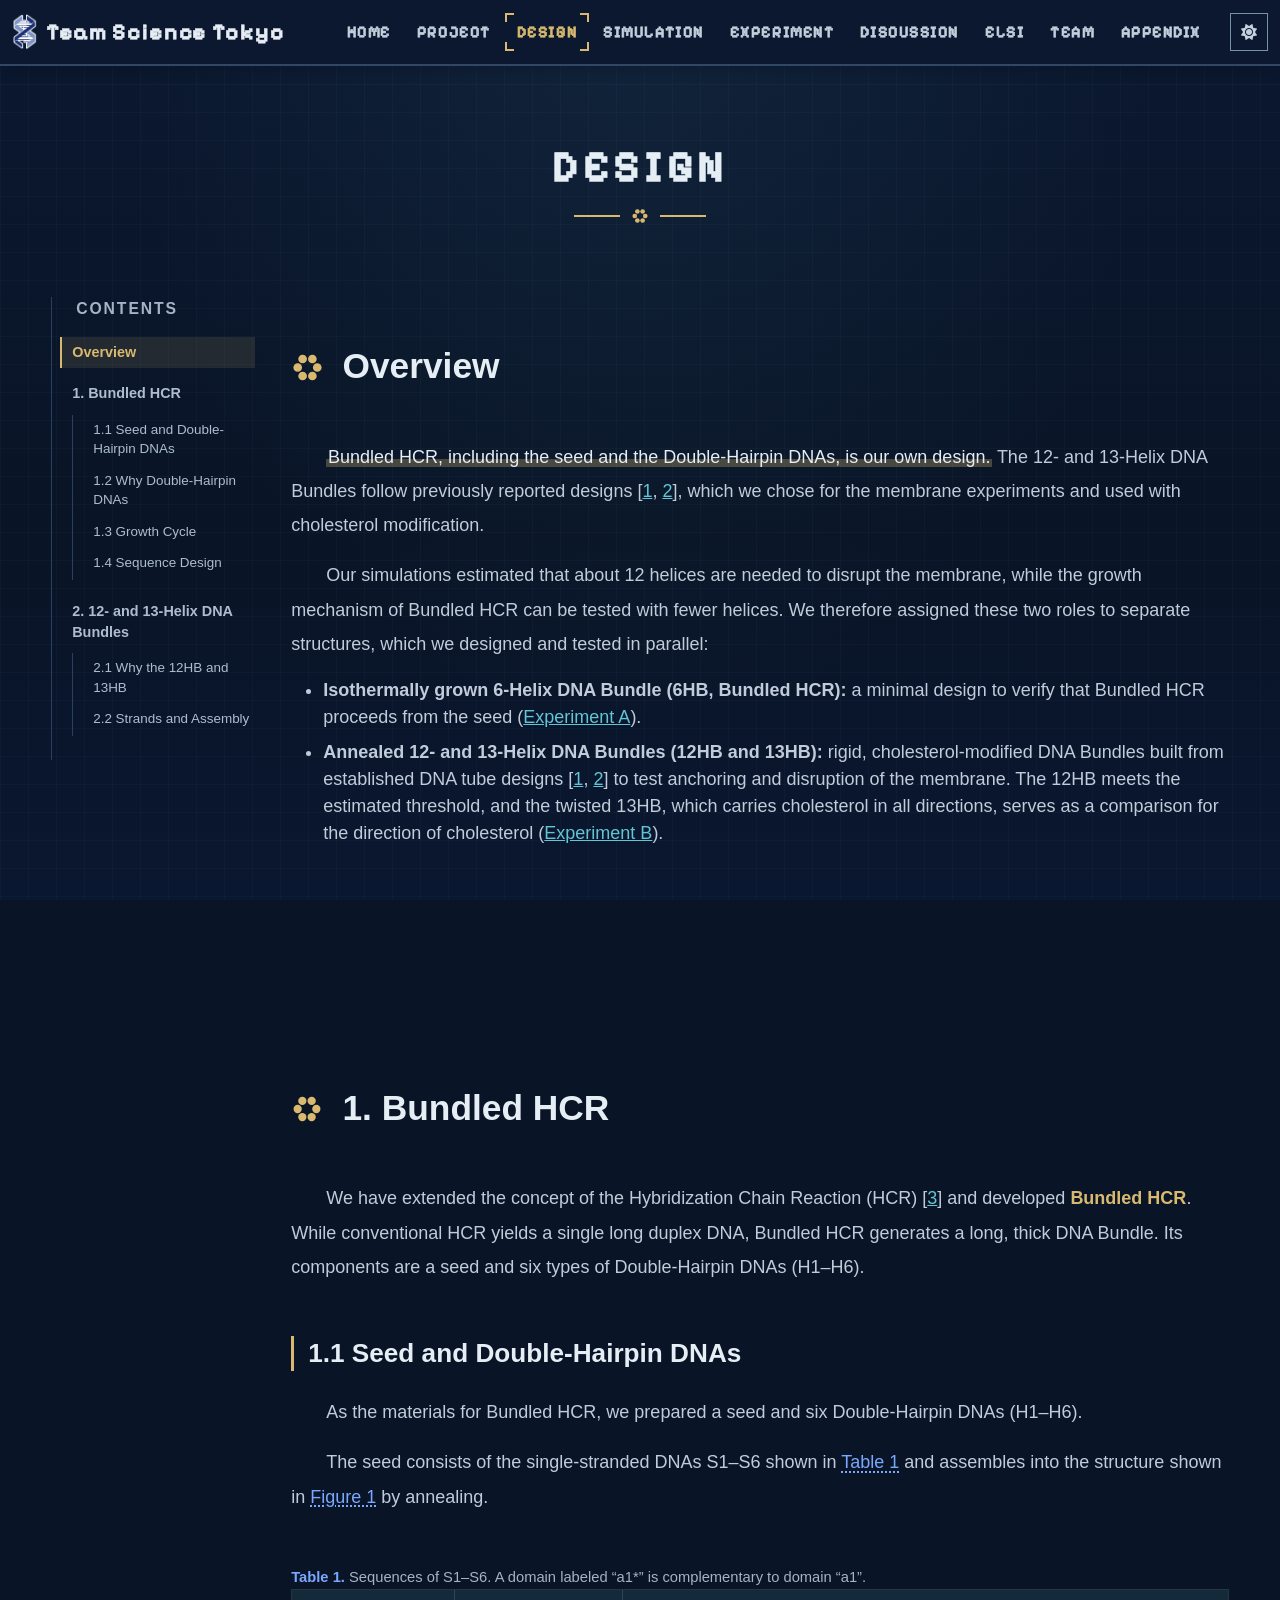
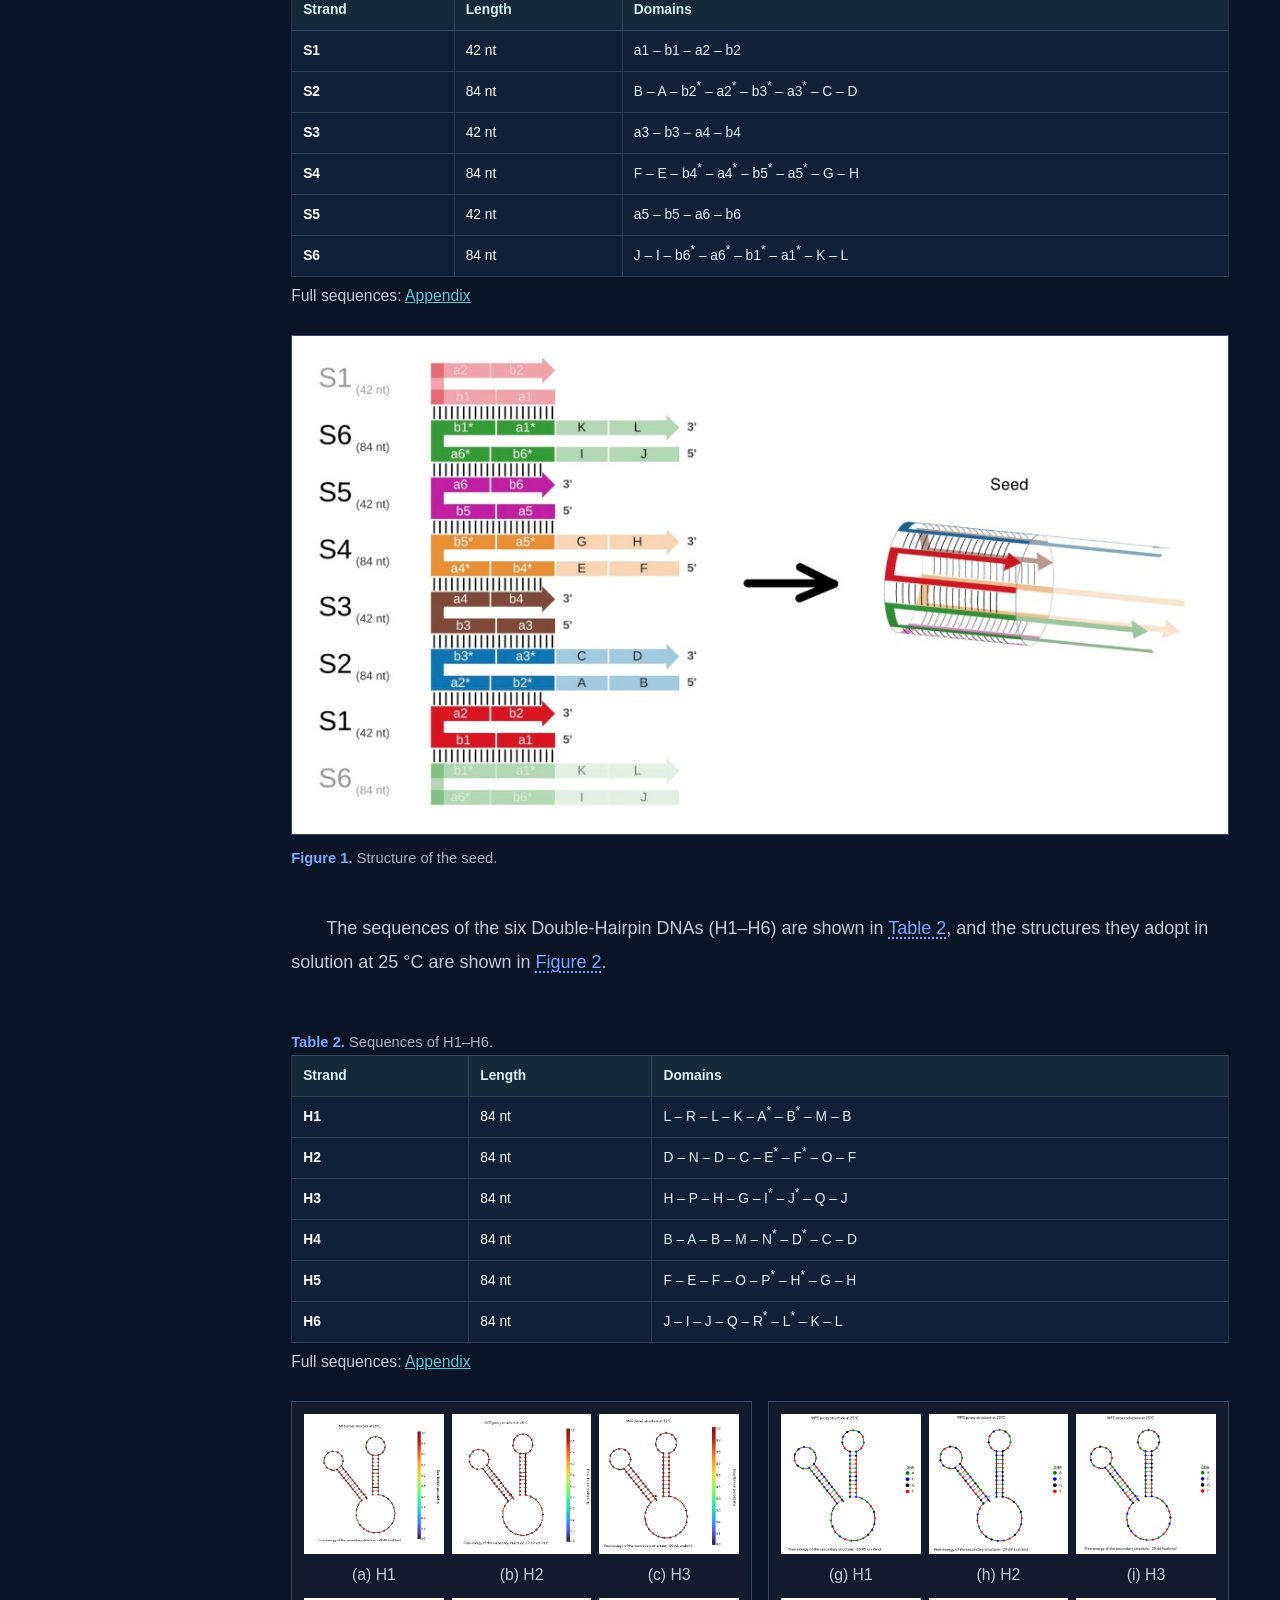
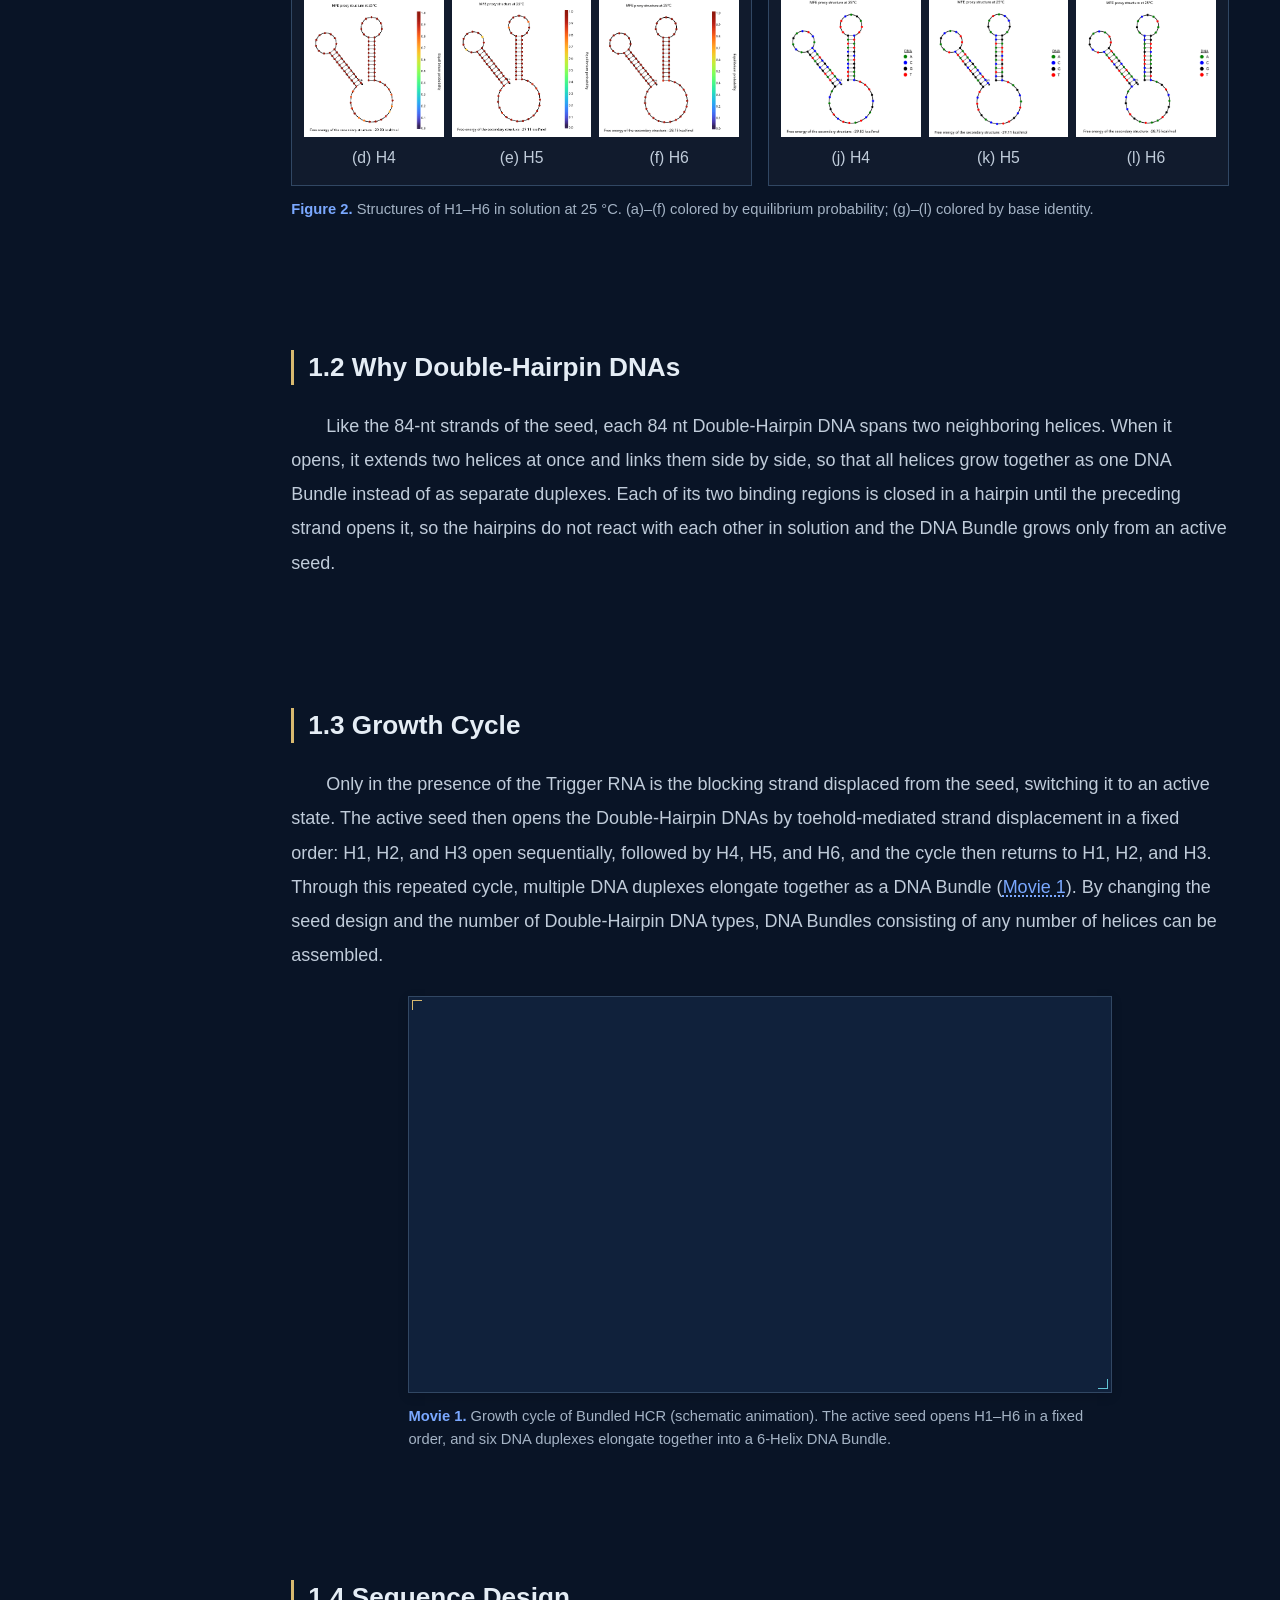
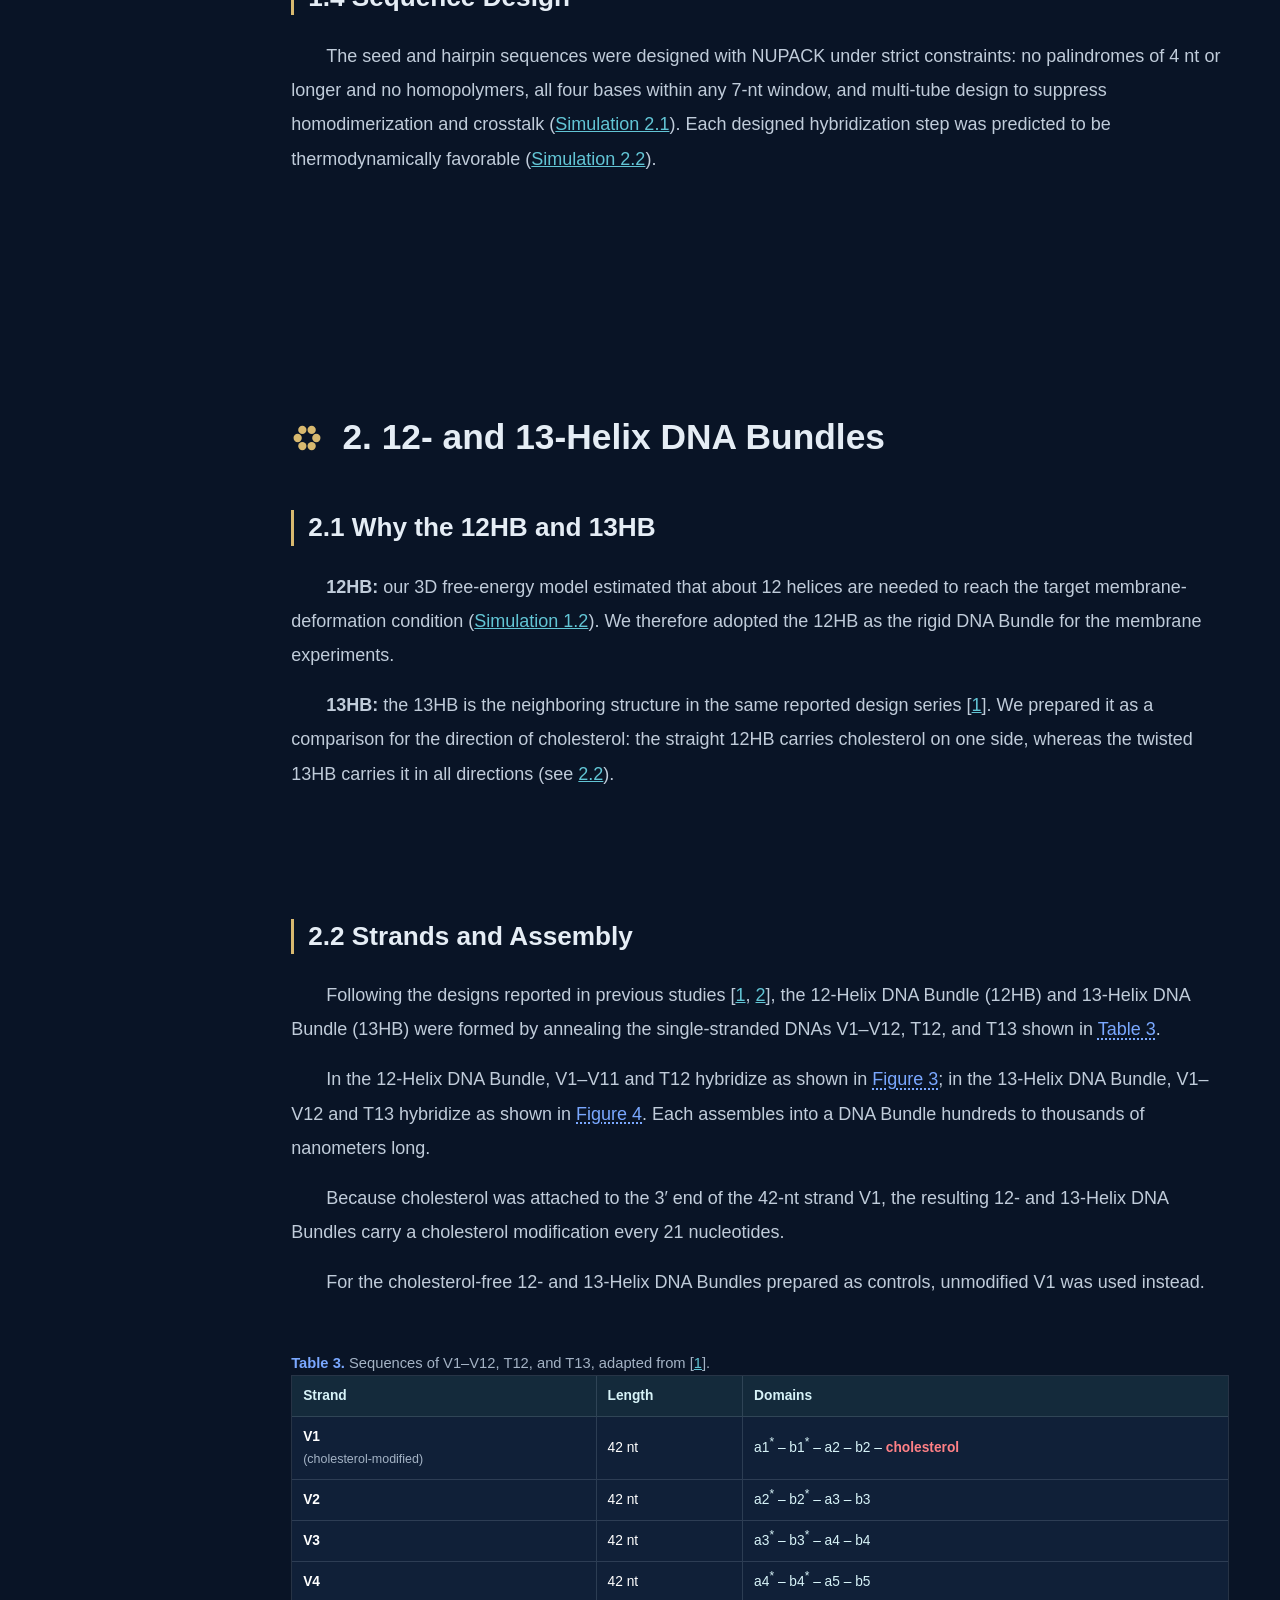
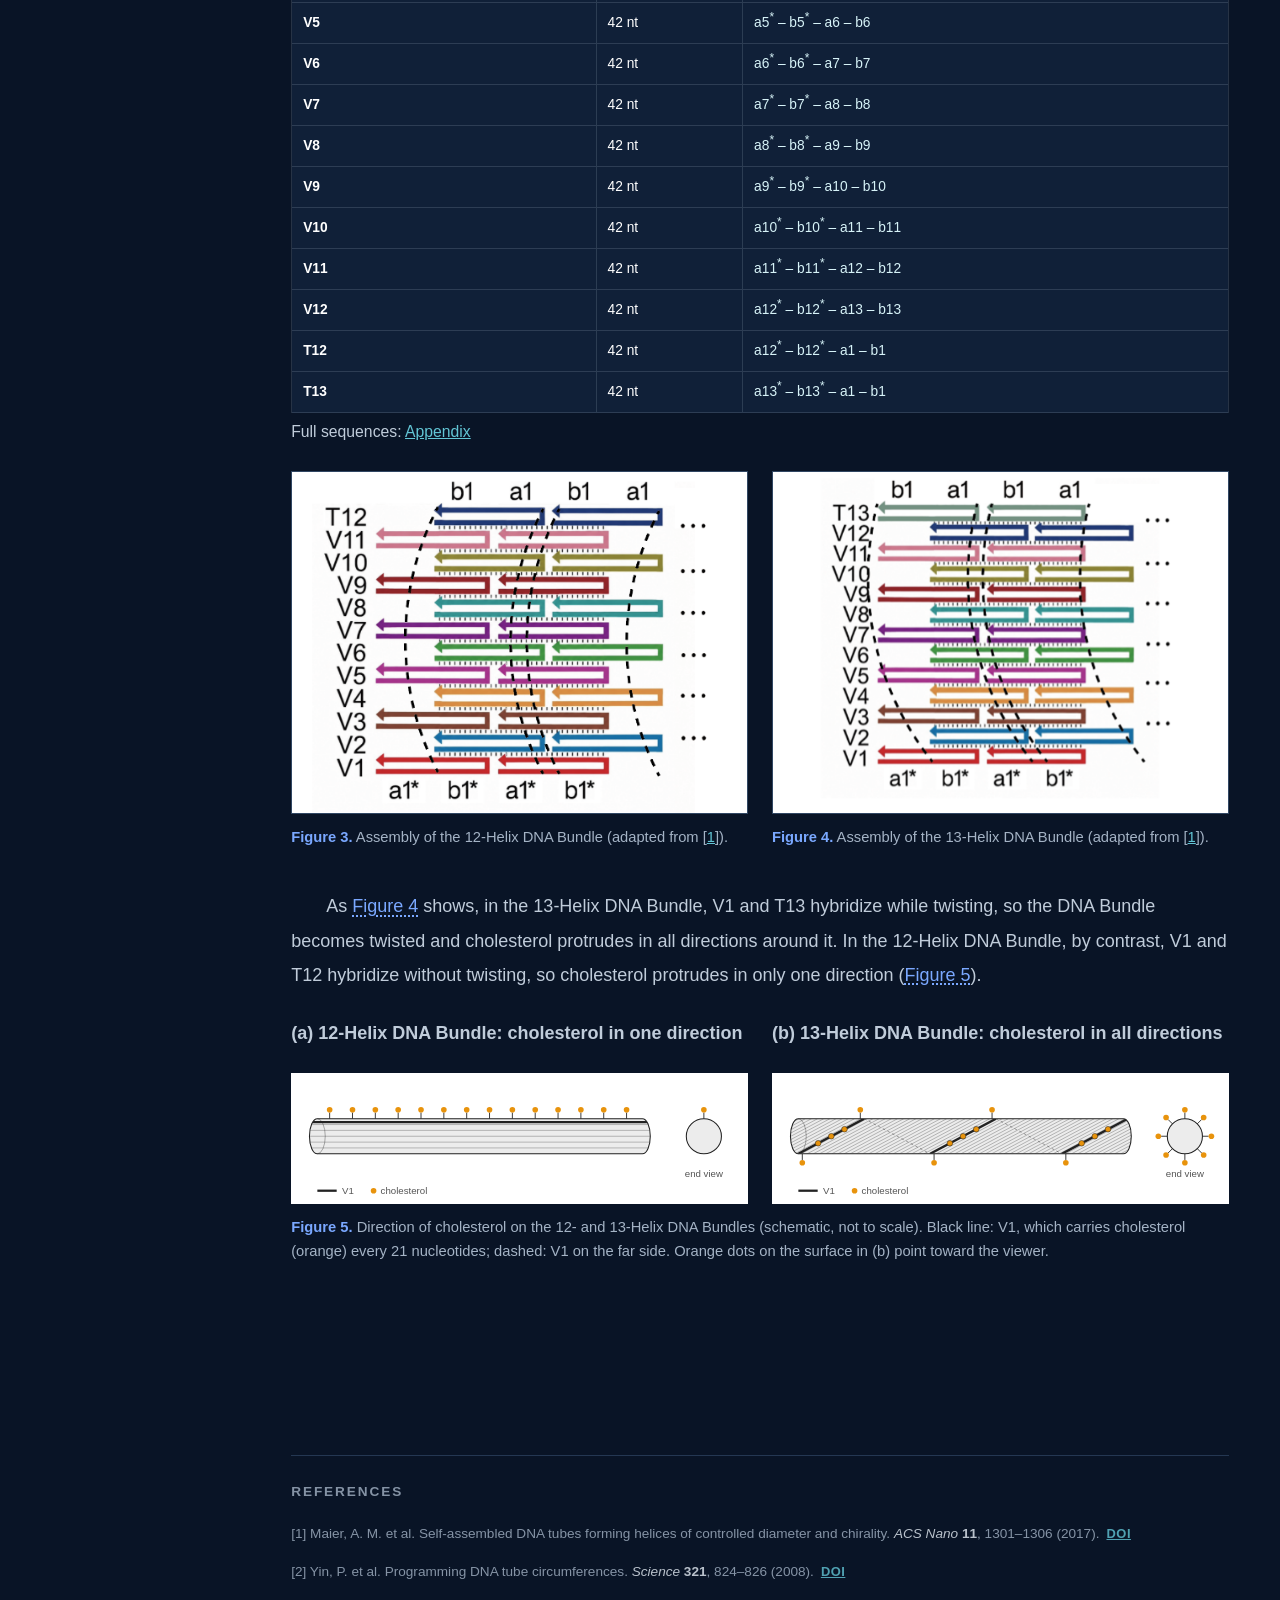
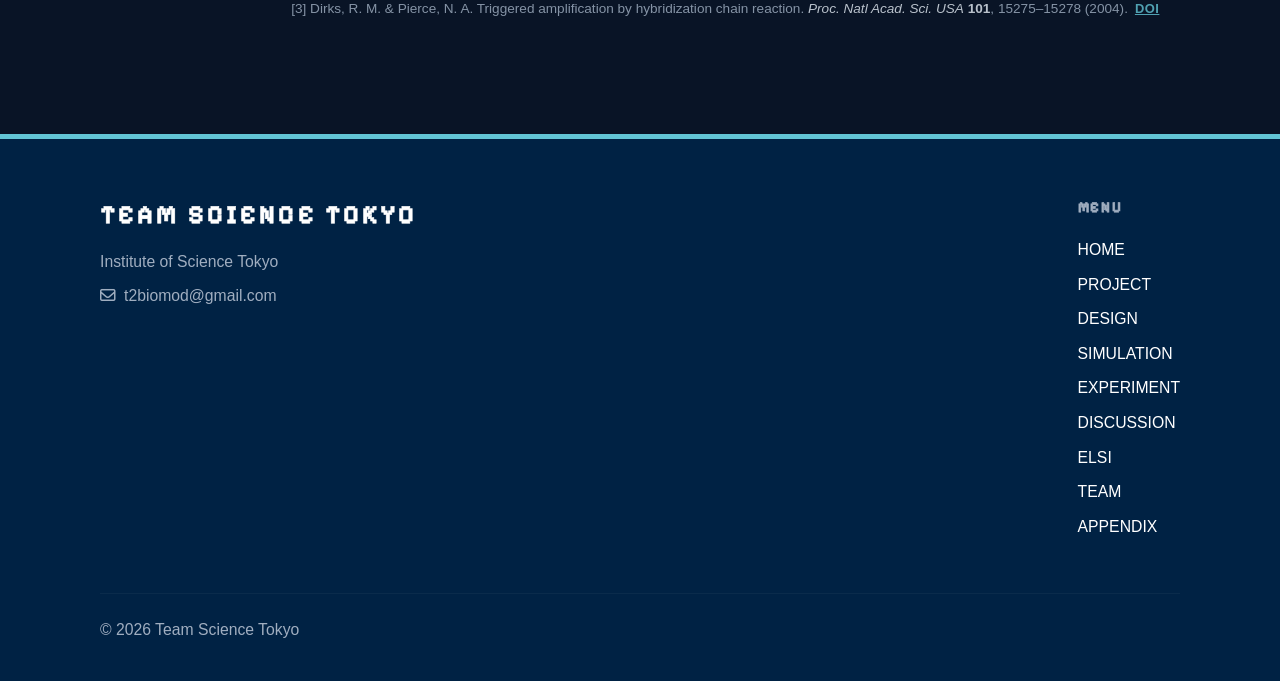
<file: design.html>
<!DOCTYPE html>
<html lang="en">

<head>
    <meta charset="UTF-8">
    <meta name="viewport" content="width=device-width, initial-scale=1.0">
    <title>DESIGN | BIOMOD 2026 Team Science Tokyo</title>
    <link rel="icon" type="image/png" sizes="32x32" href="img/team_favicon_32.png?v=3">
    <link href="https://cdn.jsdelivr.net/npm/bootstrap@5.3.0/dist/css/bootstrap.min.css" rel="stylesheet">
    <link rel="stylesheet" href="style.css?v=20261114-62">
    <link rel="stylesheet" href="https://cdnjs.cloudflare.com/ajax/libs/font-awesome/6.5.1/css/all.min.css">
</head>

<body class="design-page" data-bs-spy="scroll" data-bs-target="#page-nav" data-bs-smooth-scroll="true" tabindex="0">

    <div class="ambient-particles" aria-hidden="true">
        <span></span><span></span><span></span><span></span>
        <span></span><span></span><span></span><span></span>
        <span></span><span></span><span></span><span></span>
    </div>

    <div id="header-placeholder"></div>

    <main class="container content-container px-3 px-md-0">

        <div class="text-center mb-5 pb-4">
            <h1 class="page-title">DESIGN</h1>
            <div class="page-title-underline"></div>
        </div>

        <div class="row gx-3 gx-lg-5">
            <div class="col-lg-2 d-none d-lg-block">
                <nav id="page-nav" class="nav flex-column sticky-top sidebar-toc">
                    <span class="small fw-bold text-muted mb-3 tracking-widest ps-3">CONTENTS</span>
                    <a class="nav-link fw-bold" href="#overview">Overview</a>
                    <a class="nav-link fw-bold mt-2" href="#bundled-hcr">1. Bundled HCR</a>
                    <div class="nav flex-column sidebar-toc-subnav">
                        <a class="nav-link" href="#seed-hairpins">1.1 Seed and Double-Hairpin DNAs</a>
                        <a class="nav-link" href="#why-double-hairpin">1.2 Why Double-Hairpin DNAs</a>
                        <a class="nav-link" href="#growth-cycle">1.3 Growth Cycle</a>
                        <a class="nav-link" href="#sequence-design">1.4 Sequence Design</a>
                    </div>
                    <a class="nav-link fw-bold mt-2" href="#rigid-bundles">2. 12- and 13-Helix DNA Bundles</a>
                    <div class="nav flex-column sidebar-toc-subnav">
                        <a class="nav-link" href="#why-12-13">2.1 Why the 12HB and 13HB</a>
                        <a class="nav-link" href="#bundle-strands">2.2 Strands and Assembly</a>
                    </div>
                </nav>
            </div>

            <div class="col-lg-10">
                <section id="overview" class="fade-in-section mb-5 pt-4">
                    <h2 class="section-title">Overview</h2>
                    <p class="text-secondary mb-3">
                        <mark class="key-line">Bundled HCR, including the seed and the Double-Hairpin DNAs, is our own
                        design.</mark> The 12- and 13-Helix DNA Bundles follow previously reported designs
                        [<a href="#ref-1">1</a>, <a href="#ref-2">2</a>], which we chose for the membrane experiments
                        and used with cholesterol modification.
                    </p>
                    <p class="text-secondary mb-3">
                        Our simulations estimated that about 12 helices are needed to disrupt the membrane, while the
                        growth mechanism of Bundled HCR can be tested with fewer helices. We therefore assigned these two roles to separate structures, which we designed and tested in parallel:
                    </p>
                    <ul class="text-secondary mb-0">
                        <li class="mb-2"><strong>Isothermally grown 6-Helix DNA Bundle (6HB, Bundled HCR):</strong> a minimal
                            design to verify that Bundled HCR proceeds from the seed
                            (<a href="experiment.html#exp-a">Experiment A</a>).</li>
                        <li><strong>Annealed 12- and 13-Helix DNA Bundles (12HB and 13HB):</strong> rigid, cholesterol-modified DNA Bundles built from established DNA tube designs [<a href="#ref-1">1</a>, <a href="#ref-2">2</a>]
                            to test anchoring and disruption of the membrane. The 12HB meets the estimated
                            threshold, and the twisted 13HB, which carries cholesterol in all directions, serves as a
                            comparison for the direction of cholesterol (<a href="experiment.html#exp-b">Experiment B</a>).</li>
                    </ul>
                </section>

                <section id="bundled-hcr" class="fade-in-section mb-5 pt-4">
                    <h2 class="section-title">1. Bundled HCR</h2>
                    <p class="text-secondary mb-0">
                        We have extended the concept of the Hybridization Chain Reaction (HCR) [<a href="#ref-3">3</a>]
                        and developed <span class="concept-highlight">Bundled HCR</span>. While conventional HCR yields
                        a single long duplex DNA, Bundled HCR generates a long, thick DNA Bundle. Its components are a
                        seed and six types of Double-Hairpin DNAs (H1&ndash;H6).
                    </p>

                    <div id="seed-hairpins" class="subsection">
                        <h3 class="h4 fw-bold mb-4">1.1 Seed and Double-Hairpin DNAs</h3>
                        <p class="text-secondary mb-3">
                            As the materials for Bundled HCR, we prepared a seed and six Double-Hairpin DNAs (H1–H6).
                        </p>
                        <p class="text-secondary mb-4">
                            The seed consists of the single-stranded DNAs S1–S6 shown in <a href="#table-seed-strands">Table 1</a> and assembles into
                            the structure shown in <a href="#fig-1">Figure 1</a> by annealing.
                        </p>
                        <div class="row g-4 align-items-start seed-structure-layout">
                            <div class="col-12">
                                <div id="table-seed-strands" class="table-responsive mb-2">
                                    <table class="table table-dark table-bordered table-sm align-middle exp-seq-table">
                                        <caption class="caption-top text-secondary"><strong>Table 1.</strong> Sequences of S1–S6. A domain labeled “a1*” is complementary to domain “a1”.</caption>
                                        <thead>
                                            <tr><th scope="col">Strand</th><th scope="col">Length</th><th scope="col">Domains</th></tr>
                                        </thead>
                                        <tbody>
                                            <tr><th scope="row">S1</th><td>42 nt</td><td class="exp-seq-domains">a1 – b1 – a2 – b2</td></tr>
                                            <tr><th scope="row">S2</th><td>84 nt</td><td class="exp-seq-domains">B – A – b2<sup>*</sup> – a2<sup>*</sup> – b3<sup>*</sup> – a3<sup>*</sup> – C – D</td></tr>
                                            <tr><th scope="row">S3</th><td>42 nt</td><td class="exp-seq-domains">a3 – b3 – a4 – b4</td></tr>
                                            <tr><th scope="row">S4</th><td>84 nt</td><td class="exp-seq-domains">F – E – b4<sup>*</sup> – a4<sup>*</sup> – b5<sup>*</sup> – a5<sup>*</sup> – G – H</td></tr>
                                            <tr><th scope="row">S5</th><td>42 nt</td><td class="exp-seq-domains">a5 – b5 – a6 – b6</td></tr>
                                            <tr><th scope="row">S6</th><td>84 nt</td><td class="exp-seq-domains">J – I – b6<sup>*</sup> – a6<sup>*</sup> – b1<sup>*</sup> – a1<sup>*</sup> – K – L</td></tr>
                                        </tbody>
                                    </table>
                                </div>
                                <p class="text-secondary small mb-0 exp-seq-link">Full sequences: <a href="appendix.html#wet-seq-seed">Appendix</a></p>
                            </div>
                            <div class="col-12">
                                <figure id="fig-1" class="mb-0 exp-figure">
                                    <img src="img/EXPERIMENT/seed_structure.jpg"
                                        alt="Assembly of strands S1–S6 into the seed structure"
                                        class="img-fluid w-100 border" loading="lazy" decoding="async">
                                    <figcaption class="text-secondary"><strong>Figure 1.</strong> Structure of the seed.</figcaption>
                                </figure>
                            </div>
                        </div>
                        <p class="text-secondary mb-4">
                            The sequences of the six Double-Hairpin DNAs (H1–H6) are shown in <a href="#table-hairpins">Table 2</a>, and the
                            structures they adopt in solution at 25 °C are shown in <a href="#fig-2">Figure 2</a>.
                        </p>
                        <div class="row g-4 align-items-start seed-structure-layout hairpin-structure-layout">
                            <div class="col-12">
                                <div id="table-hairpins" class="table-responsive mb-2">
                                    <table class="table table-dark table-bordered table-sm align-middle exp-seq-table">
                                        <caption class="caption-top text-secondary"><strong>Table 2.</strong> Sequences of H1–H6.</caption>
                                        <thead>
                                            <tr><th scope="col">Strand</th><th scope="col">Length</th><th scope="col">Domains</th></tr>
                                        </thead>
                                        <tbody>
                                            <tr><th scope="row">H1</th><td>84 nt</td><td class="exp-seq-domains">L – R – L – K – A<sup>*</sup> – B<sup>*</sup> – M – B</td></tr>
                                            <tr><th scope="row">H2</th><td>84 nt</td><td class="exp-seq-domains">D – N – D – C – E<sup>*</sup> – F<sup>*</sup> – O – F</td></tr>
                                            <tr><th scope="row">H3</th><td>84 nt</td><td class="exp-seq-domains">H – P – H – G – I<sup>*</sup> – J<sup>*</sup> – Q – J</td></tr>
                                            <tr><th scope="row">H4</th><td>84 nt</td><td class="exp-seq-domains">B – A – B – M – N<sup>*</sup> – D<sup>*</sup> – C – D</td></tr>
                                            <tr><th scope="row">H5</th><td>84 nt</td><td class="exp-seq-domains">F – E – F – O – P<sup>*</sup> – H<sup>*</sup> – G – H</td></tr>
                                            <tr><th scope="row">H6</th><td>84 nt</td><td class="exp-seq-domains">J – I – J – Q – R<sup>*</sup> – L<sup>*</sup> – K – L</td></tr>
                                        </tbody>
                                    </table>
                                </div>
                                <p class="text-secondary small mb-0 exp-seq-link">Full sequences: <a href="appendix.html#wet-seq-hairpin">Appendix</a></p>
                            </div>
                            <div class="col-12">
                                <!-- 下書きでは「図4－図10」と記載。画像は6枚のため、H1〜H6の順と仮定して1つの図にまとめた -->
                                <figure id="fig-2" class="mb-0">
                                    <div class="row g-3">
                                        <div class="col-12 col-lg-6">
                                            <div class="exp-panel-group">
                                                <div class="row g-2">
                                                <div class="col-4">
                                                    <img src="img/EXPERIMENT/hairpin_H1_old.png" alt="Predicted secondary structure of H1 at 25 °C, colored by equilibrium probability"
                                                        class="img-fluid w-100 exp-fit exp-fit-light exp-fit-hairpin" loading="lazy" decoding="async">
                                                    <p class="exp-panel-label text-secondary small mb-0">(a) H1</p>
                                                </div>
                                                <div class="col-4">
                                                    <img src="img/EXPERIMENT/hairpin_H2_old.png" alt="Predicted secondary structure of H2 at 25 °C, colored by equilibrium probability"
                                                        class="img-fluid w-100 exp-fit exp-fit-light exp-fit-hairpin" loading="lazy" decoding="async">
                                                    <p class="exp-panel-label text-secondary small mb-0">(b) H2</p>
                                                </div>
                                                <div class="col-4">
                                                    <img src="img/EXPERIMENT/hairpin_H3_old.png" alt="Predicted secondary structure of H3 at 25 °C, colored by equilibrium probability"
                                                        class="img-fluid w-100 exp-fit exp-fit-light exp-fit-hairpin" loading="lazy" decoding="async">
                                                    <p class="exp-panel-label text-secondary small mb-0">(c) H3</p>
                                                </div>
                                                <div class="col-4">
                                                    <img src="img/EXPERIMENT/hairpin_H4_old.png" alt="Predicted secondary structure of H4 at 25 °C, colored by equilibrium probability"
                                                        class="img-fluid w-100 exp-fit exp-fit-light exp-fit-hairpin" loading="lazy" decoding="async">
                                                    <p class="exp-panel-label text-secondary small mb-0">(d) H4</p>
                                                </div>
                                                <div class="col-4">
                                                    <img src="img/EXPERIMENT/hairpin_H5_old.png" alt="Predicted secondary structure of H5 at 25 °C, colored by equilibrium probability"
                                                        class="img-fluid w-100 exp-fit exp-fit-light exp-fit-hairpin" loading="lazy" decoding="async">
                                                    <p class="exp-panel-label text-secondary small mb-0">(e) H5</p>
                                                </div>
                                                <div class="col-4">
                                                    <img src="img/EXPERIMENT/hairpin_H6_old.png" alt="Predicted secondary structure of H6 at 25 °C, colored by equilibrium probability"
                                                        class="img-fluid w-100 exp-fit exp-fit-light exp-fit-hairpin" loading="lazy" decoding="async">
                                                    <p class="exp-panel-label text-secondary small mb-0">(f) H6</p>
                                                </div>
                                                </div>
                                            </div>
                                        </div>
                                        <div class="col-12 col-lg-6">
                                            <div class="exp-panel-group">
                                                <div class="row g-2">
                                                <div class="col-4">
                                                    <img src="img/EXPERIMENT/hairpin_H1.png?v=2" alt="Predicted secondary structure of H1 at 25 °C, colored by base identity"
                                                        class="img-fluid w-100 exp-fit exp-fit-light exp-fit-hairpin" loading="lazy" decoding="async">
                                                    <p class="exp-panel-label text-secondary small mb-0">(g) H1</p>
                                                </div>
                                                <div class="col-4">
                                                    <img src="img/EXPERIMENT/hairpin_H2.png?v=2" alt="Predicted secondary structure of H2 at 25 °C, colored by base identity"
                                                        class="img-fluid w-100 exp-fit exp-fit-light exp-fit-hairpin" loading="lazy" decoding="async">
                                                    <p class="exp-panel-label text-secondary small mb-0">(h) H2</p>
                                                </div>
                                                <div class="col-4">
                                                    <img src="img/EXPERIMENT/hairpin_H3.png?v=2" alt="Predicted secondary structure of H3 at 25 °C, colored by base identity"
                                                        class="img-fluid w-100 exp-fit exp-fit-light exp-fit-hairpin" loading="lazy" decoding="async">
                                                    <p class="exp-panel-label text-secondary small mb-0">(i) H3</p>
                                                </div>
                                                <div class="col-4">
                                                    <img src="img/EXPERIMENT/hairpin_H4.png?v=2" alt="Predicted secondary structure of H4 at 25 °C, colored by base identity"
                                                        class="img-fluid w-100 exp-fit exp-fit-light exp-fit-hairpin" loading="lazy" decoding="async">
                                                    <p class="exp-panel-label text-secondary small mb-0">(j) H4</p>
                                                </div>
                                                <div class="col-4">
                                                    <img src="img/EXPERIMENT/hairpin_H5.png?v=2" alt="Predicted secondary structure of H5 at 25 °C, colored by base identity"
                                                        class="img-fluid w-100 exp-fit exp-fit-light exp-fit-hairpin" loading="lazy" decoding="async">
                                                    <p class="exp-panel-label text-secondary small mb-0">(k) H5</p>
                                                </div>
                                                <div class="col-4">
                                                    <img src="img/EXPERIMENT/hairpin_H6.png?v=2" alt="Predicted secondary structure of H6 at 25 °C, colored by base identity"
                                                        class="img-fluid w-100 exp-fit exp-fit-light exp-fit-hairpin" loading="lazy" decoding="async">
                                                    <p class="exp-panel-label text-secondary small mb-0">(l) H6</p>
                                                </div>
                                                </div>
                                            </div>
                                        </div>
                                    </div>
                                    <figcaption class="text-secondary mt-3"><strong>Figure 2.</strong> Structures of H1–H6 in
                                        solution at 25 °C. (a)–(f) colored by equilibrium probability; (g)–(l) colored by base identity.</figcaption>
                                </figure>
                            </div>
                        </div>
                                        </div>

                    <div id="why-double-hairpin" class="subsection">
                        <h3 class="h4 fw-bold mb-4">1.2 Why Double-Hairpin DNAs</h3>
                        <!-- TODO(team): confirm this rationale for the double-hairpin design -->
                        <p class="text-secondary mb-0">
                                Like the 84-nt strands of the seed, each 84 nt Double-Hairpin DNA spans two neighboring
                                helices. When it opens, it extends two helices at once and links them side by side, so
                                that all helices grow together as one DNA Bundle instead of as separate duplexes. Each of its
                                two binding regions is closed in a hairpin until the preceding strand opens it, so the
                                hairpins do not react with each other in solution and the DNA Bundle grows only from an
                                active seed.
                            </p>
                    </div>

                    <div id="growth-cycle" class="subsection">
                        <h3 class="h4 fw-bold mb-4">1.3 Growth Cycle</h3>
                        <p class="text-secondary mb-4">
                            Only in the presence of the Trigger RNA is the blocking strand displaced from the seed,
                            switching it to an active state. The active seed then opens the Double-Hairpin DNAs by
                            toehold-mediated strand displacement in a fixed order: H1, H2, and H3 open sequentially,
                            followed by H4, H5, and H6, and the cycle then returns to H1, H2, and H3. Through this
                            repeated cycle, multiple DNA duplexes elongate together as a DNA Bundle (<a href="#movie-1">Movie 1</a>). By changing the seed
                            design and the number of Double-Hairpin DNA types, DNA Bundles consisting of any number of helices can be assembled.
                        </p>
                        <figure id="movie-1" class="mb-4 w-75 mx-auto">
                            <div class="ratio content-box p-0"
                                style="--bs-aspect-ratio: calc(9 / 16 * 100%);">
                                <video src="video/PROJECT/hcr-chain-seed.mp4?v=3" data-autoplay-visible muted loop playsinline preload="none"
                                    aria-label="Demonstration of 6-Helix DNA Bundle formation via Bundled HCR"
                                    style="object-fit: contain; width: 100%; height: 100%;"></video>
                            </div>
                            <figcaption class="text-secondary mt-3"><strong>Movie 1.</strong> Growth cycle of Bundled HCR
                                (schematic animation). The active seed opens H1&ndash;H6 in a fixed order, and six DNA
                                duplexes elongate together into a 6-Helix DNA Bundle.</figcaption>
                        </figure>
                    </div>

                    <div id="sequence-design" class="subsection">
                        <h3 class="h4 fw-bold mb-4">1.4 Sequence Design</h3>
                        <p class="text-secondary mb-0">
                            The seed and hairpin sequences were designed with NUPACK under strict constraints: no
                            palindromes of 4&nbsp;nt or longer and no homopolymers, all four bases within any 7-nt
                            window, and multi-tube design to suppress homodimerization and crosstalk
                            (<a href="simulation.html#hcr-self-assembly">Simulation 2.1</a>). Each designed
                            hybridization step was predicted to be thermodynamically favorable
                            (<a href="simulation.html#hcr-possibility">Simulation 2.2</a>).
                        </p>
                    </div>
                </section>

                <section id="rigid-bundles" class="fade-in-section mb-5 pt-4">
                    <h2 class="section-title">2. 12- and 13-Helix DNA Bundles</h2>
                    <div id="why-12-13" class="subsection">
                        <h3 class="h4 fw-bold mb-4">2.1 Why the 12HB and 13HB</h3>
                        <p class="text-secondary mb-3">
                            <strong>12HB:</strong> our 3D free-energy model estimated that about 12 helices are needed to
                            reach the target membrane-deformation condition
                            (<a href="simulation.html#three-d">Simulation 1.2</a>). We therefore adopted the 12HB as the
                            rigid DNA Bundle for the membrane experiments.
                        </p>
                        <p class="text-secondary mb-0">
                            <strong>13HB:</strong> the 13HB is the neighboring structure in the same reported design
                            series [<a href="#ref-1">1</a>]. We prepared it as a comparison for the direction of
                            cholesterol: the straight 12HB carries cholesterol on one side, whereas the twisted 13HB
                            carries it in all directions (see <a href="#bundle-strands">2.2</a>).
                        </p>
                    </div>

                    <div id="bundle-strands" class="subsection">
                        <h3 class="h4 fw-bold mb-4">2.2 Strands and Assembly</h3>
                        <!-- [1]: 13-Helix DNA Bundle の配列（SI）, [2]: 3×n の配列（SI） -->
                        <p class="text-secondary mb-3">
                            Following the designs reported in previous studies [<a href="#ref-1">1</a>, <a href="#ref-2">2</a>], the 12-Helix DNA Bundle (12HB) and 13-Helix DNA Bundle (13HB) were
                            formed by annealing the single-stranded DNAs V1–V12, T12, and T13 shown in
                            <a href="#table-bundle-strands">Table 3</a>.
                        </p>
                        <p class="text-secondary mb-3">
                            In the 12-Helix DNA Bundle, V1–V11 and T12 hybridize as shown in <a href="#fig-3">Figure 3</a>; in the 13-Helix DNA Bundle, V1–V12 and T13 hybridize as shown in <a href="#fig-4">Figure 4</a>. Each assembles into a DNA Bundle
                            hundreds to thousands of nanometers long.
                        </p>
                        <p class="text-secondary mb-3">
                            Because cholesterol was attached to the 3′ end of the 42-nt strand V1, the resulting
                            12- and 13-Helix DNA Bundles carry a cholesterol modification every 21 nucleotides.
                        </p>
                        <p class="text-secondary mb-4">
                            For the cholesterol-free 12- and 13-Helix DNA Bundles prepared as controls, unmodified V1 was
                            used instead.
                        </p>
                        <div class="row g-4 align-items-start seed-structure-layout bundle-assembly-layout">
                            <div class="col-12">
                                <div id="table-bundle-strands" class="table-responsive mb-2">
                                    <table class="table table-dark table-bordered table-sm align-middle exp-seq-table">
                                        <caption class="caption-top text-secondary"><strong>Table 3.</strong> Sequences of V1–V12, T12, and T13, adapted from [<a href="#ref-1">1</a>].</caption>
                                        <thead>
                                            <tr><th scope="col">Strand</th><th scope="col">Length</th><th scope="col">Domains</th></tr>
                                        </thead>
                                        <tbody>
                                            <tr><th scope="row">V1<br><span class="exp-seq-note">(cholesterol-modified)</span></th><td>42 nt</td><td class="exp-seq-domains">a1<sup>*</sup> – b1<sup>*</sup> – a2 – b2 – <span class="seq-chol">cholesterol</span></td></tr>
                                            <tr><th scope="row">V2</th><td>42 nt</td><td class="exp-seq-domains">a2<sup>*</sup> – b2<sup>*</sup> – a3 – b3</td></tr>
                                            <tr><th scope="row">V3</th><td>42 nt</td><td class="exp-seq-domains">a3<sup>*</sup> – b3<sup>*</sup> – a4 – b4</td></tr>
                                            <tr><th scope="row">V4</th><td>42 nt</td><td class="exp-seq-domains">a4<sup>*</sup> – b4<sup>*</sup> – a5 – b5</td></tr>
                                            <tr><th scope="row">V5</th><td>42 nt</td><td class="exp-seq-domains">a5<sup>*</sup> – b5<sup>*</sup> – a6 – b6</td></tr>
                                            <tr><th scope="row">V6</th><td>42 nt</td><td class="exp-seq-domains">a6<sup>*</sup> – b6<sup>*</sup> – a7 – b7</td></tr>
                                            <tr><th scope="row">V7</th><td>42 nt</td><td class="exp-seq-domains">a7<sup>*</sup> – b7<sup>*</sup> – a8 – b8</td></tr>
                                            <tr><th scope="row">V8</th><td>42 nt</td><td class="exp-seq-domains">a8<sup>*</sup> – b8<sup>*</sup> – a9 – b9</td></tr>
                                            <tr><th scope="row">V9</th><td>42 nt</td><td class="exp-seq-domains">a9<sup>*</sup> – b9<sup>*</sup> – a10 – b10</td></tr>
                                            <tr><th scope="row">V10</th><td>42 nt</td><td class="exp-seq-domains">a10<sup>*</sup> – b10<sup>*</sup> – a11 – b11</td></tr>
                                            <tr><th scope="row">V11</th><td>42 nt</td><td class="exp-seq-domains">a11<sup>*</sup> – b11<sup>*</sup> – a12 – b12</td></tr>
                                            <tr><th scope="row">V12</th><td>42 nt</td><td class="exp-seq-domains">a12<sup>*</sup> – b12<sup>*</sup> – a13 – b13</td></tr>
                                            <tr><th scope="row">T12</th><td>42 nt</td><td class="exp-seq-domains">a12<sup>*</sup> – b12<sup>*</sup> – a1 – b1</td></tr>
                                            <tr><th scope="row">T13</th><td>42 nt</td><td class="exp-seq-domains">a13<sup>*</sup> – b13<sup>*</sup> – a1 – b1</td></tr>
                                        </tbody>
                                    </table>
                                </div>
                                <p class="text-secondary small mb-0 exp-seq-link">Full sequences: <a href="appendix.html#wet-seq-bundle">Appendix</a></p>
                            </div>
                            <div class="col-12">
                                <div class="row g-4">
                                    <div class="col-md-6">
                                        <figure id="fig-3" class="mb-0 exp-figure">
                                            <img src="img/EXPERIMENT/bundle_12helix_assembly.png"
                                                alt="Assembly of the 12-Helix DNA Bundle from V1–V11 and T12"
                                                class="img-fluid w-100 border exp-fit exp-fit-light exp-fit-4x3" loading="lazy" decoding="async">
                                            <figcaption class="text-secondary mt-3"><strong>Figure 3.</strong> Assembly of
                                                the 12-Helix DNA Bundle (adapted from [<a href="#ref-1">1</a>]).</figcaption>
                                        </figure>
                                    </div>
                                    <div class="col-md-6">
                                        <figure id="fig-4" class="mb-0 exp-figure">
                                            <img src="img/EXPERIMENT/bundle_13helix_assembly.png"
                                                alt="Assembly of the 13-Helix DNA Bundle from V1–V12 and T13"
                                                class="img-fluid w-100 border exp-fit exp-fit-light exp-fit-4x3" loading="lazy" decoding="async">
                                            <figcaption class="text-secondary mt-3"><strong>Figure 4.</strong> Assembly of
                                                the 13-Helix DNA Bundle (adapted from [<a href="#ref-1">1</a>]).</figcaption>
                                        </figure>
                                    </div>
                                </div>
                            </div>
                        </div>
                        <p class="text-secondary mb-0">
                            As <a href="#fig-4">Figure 4</a> shows, in the 13-Helix DNA Bundle, V1 and T13 hybridize while twisting, so the
                            DNA Bundle becomes twisted and cholesterol protrudes in all directions around it. In the
                            12-Helix DNA Bundle, by contrast, V1 and T12 hybridize without twisting, so cholesterol
                            protrudes in only one direction (<a href="#fig-5">Figure 5</a>).
                        </p>
                        <figure id="fig-5" class="mt-4 mb-4">
                            <div class="row g-4">
                                <div class="col-12 col-md-6">
                                    <p class="text-secondary fw-bold mb-2">(a) 12-Helix DNA Bundle: cholesterol in one direction</p>
                                    <svg class="chol-fig" viewBox="0 0 520 150" role="img" aria-label="12-Helix DNA Bundle: V1 runs straight along one side, so cholesterol protrudes in one direction" xmlns="http://www.w3.org/2000/svg"><rect width="520" height="150" fill="#fff"/><clipPath id="tube12"><path d="M30,52 L400,52 A9,20 0 0 1 400,92 L30,92 A9,20 0 0 1 30,52 Z"/></clipPath><path d="M30,52 L400,52 A9,20 0 0 1 400,92 L30,92 A9,20 0 0 1 30,52 Z" fill="#ececec"/><g clip-path="url(#tube12)"><line x1="21" y1="58.7" x2="409" y2="58.7" stroke="#9a9a9a" stroke-width="0.8"/><line x1="21" y1="65.3" x2="409" y2="65.3" stroke="#9a9a9a" stroke-width="0.8"/><line x1="21" y1="72.0" x2="409" y2="72.0" stroke="#9a9a9a" stroke-width="0.8"/><line x1="21" y1="78.7" x2="409" y2="78.7" stroke="#9a9a9a" stroke-width="0.8"/><line x1="21" y1="85.3" x2="409" y2="85.3" stroke="#9a9a9a" stroke-width="0.8"/><line x1="21" y1="56" x2="409" y2="56" stroke="#222" stroke-width="2.6"/></g><path d="M30,52 L400,52 A9,20 0 0 1 400,92 L30,92 A9,20 0 0 1 30,52 Z" fill="none" stroke="#222" stroke-width="1.2"/><path d="M30,52 A9,20 0 0 1 30,92" fill="none" stroke="#222" stroke-width="0.8" opacity="0.5"/><line x1="44.0" y1="52.0" x2="44.0" y2="45.0" stroke="#222" stroke-width="1" opacity="1"/><circle cx="44.0" cy="41.8" r="3.2" fill="#e8930c" opacity="1"/><line x1="70.0" y1="52.0" x2="70.0" y2="45.0" stroke="#222" stroke-width="1" opacity="1"/><circle cx="70.0" cy="41.8" r="3.2" fill="#e8930c" opacity="1"/><line x1="96.0" y1="52.0" x2="96.0" y2="45.0" stroke="#222" stroke-width="1" opacity="1"/><circle cx="96.0" cy="41.8" r="3.2" fill="#e8930c" opacity="1"/><line x1="122.0" y1="52.0" x2="122.0" y2="45.0" stroke="#222" stroke-width="1" opacity="1"/><circle cx="122.0" cy="41.8" r="3.2" fill="#e8930c" opacity="1"/><line x1="148.0" y1="52.0" x2="148.0" y2="45.0" stroke="#222" stroke-width="1" opacity="1"/><circle cx="148.0" cy="41.8" r="3.2" fill="#e8930c" opacity="1"/><line x1="174.0" y1="52.0" x2="174.0" y2="45.0" stroke="#222" stroke-width="1" opacity="1"/><circle cx="174.0" cy="41.8" r="3.2" fill="#e8930c" opacity="1"/><line x1="200.0" y1="52.0" x2="200.0" y2="45.0" stroke="#222" stroke-width="1" opacity="1"/><circle cx="200.0" cy="41.8" r="3.2" fill="#e8930c" opacity="1"/><line x1="226.0" y1="52.0" x2="226.0" y2="45.0" stroke="#222" stroke-width="1" opacity="1"/><circle cx="226.0" cy="41.8" r="3.2" fill="#e8930c" opacity="1"/><line x1="252.0" y1="52.0" x2="252.0" y2="45.0" stroke="#222" stroke-width="1" opacity="1"/><circle cx="252.0" cy="41.8" r="3.2" fill="#e8930c" opacity="1"/><line x1="278.0" y1="52.0" x2="278.0" y2="45.0" stroke="#222" stroke-width="1" opacity="1"/><circle cx="278.0" cy="41.8" r="3.2" fill="#e8930c" opacity="1"/><line x1="304.0" y1="52.0" x2="304.0" y2="45.0" stroke="#222" stroke-width="1" opacity="1"/><circle cx="304.0" cy="41.8" r="3.2" fill="#e8930c" opacity="1"/><line x1="330.0" y1="52.0" x2="330.0" y2="45.0" stroke="#222" stroke-width="1" opacity="1"/><circle cx="330.0" cy="41.8" r="3.2" fill="#e8930c" opacity="1"/><line x1="356.0" y1="52.0" x2="356.0" y2="45.0" stroke="#222" stroke-width="1" opacity="1"/><circle cx="356.0" cy="41.8" r="3.2" fill="#e8930c" opacity="1"/><line x1="382.0" y1="52.0" x2="382.0" y2="45.0" stroke="#222" stroke-width="1" opacity="1"/><circle cx="382.0" cy="41.8" r="3.2" fill="#e8930c" opacity="1"/><circle cx="470" cy="72" r="20" fill="#ececec" stroke="#222" stroke-width="1.2"/><line x1="470.0" y1="52.0" x2="470.0" y2="45.0" stroke="#222" stroke-width="1" opacity="1"/><circle cx="470.0" cy="41.8" r="3.2" fill="#e8930c" opacity="1"/><text x="470" y="118" font-size="11" text-anchor="middle" fill="#555" font-family="Helvetica, Arial, sans-serif">end view</text><line x1="30" y1="134" x2="52" y2="134" stroke="#222" stroke-width="2.6"/><text x="58" y="138" font-size="11" fill="#555" font-family="Helvetica, Arial, sans-serif">V1</text><circle cx="94" cy="134" r="3.2" fill="#e8930c"/><text x="102" y="138" font-size="11" fill="#555" font-family="Helvetica, Arial, sans-serif">cholesterol</text></svg>
                                </div>
                                <div class="col-12 col-md-6">
                                    <p class="text-secondary fw-bold mb-2">(b) 13-Helix DNA Bundle: cholesterol in all directions</p>
                                    <svg class="chol-fig" viewBox="0 0 520 150" role="img" aria-label="13-Helix DNA Bundle: the DNA Bundle twists and V1 winds around it, so cholesterol protrudes in all directions" xmlns="http://www.w3.org/2000/svg"><rect width="520" height="150" fill="#fff"/><clipPath id="tube13"><path d="M30,52 L400,52 A9,20 0 0 1 400,92 L30,92 A9,20 0 0 1 30,52 Z"/></clipPath><path d="M30,52 L400,52 A9,20 0 0 1 400,92 L30,92 A9,20 0 0 1 30,52 Z" fill="#ececec"/><g clip-path="url(#tube13)"><line x1="-65.0" y1="92" x2="10.0" y2="52" stroke="#9a9a9a" stroke-width="0.8"/><line x1="-58.0" y1="92" x2="17.0" y2="52" stroke="#9a9a9a" stroke-width="0.8"/><line x1="-51.0" y1="92" x2="24.0" y2="52" stroke="#9a9a9a" stroke-width="0.8"/><line x1="-44.0" y1="92" x2="31.0" y2="52" stroke="#9a9a9a" stroke-width="0.8"/><line x1="-37.0" y1="92" x2="38.0" y2="52" stroke="#9a9a9a" stroke-width="0.8"/><line x1="-30.0" y1="92" x2="45.0" y2="52" stroke="#9a9a9a" stroke-width="0.8"/><line x1="-23.0" y1="92" x2="52.0" y2="52" stroke="#9a9a9a" stroke-width="0.8"/><line x1="-16.0" y1="92" x2="59.0" y2="52" stroke="#9a9a9a" stroke-width="0.8"/><line x1="-9.0" y1="92" x2="66.0" y2="52" stroke="#9a9a9a" stroke-width="0.8"/><line x1="-2.0" y1="92" x2="73.0" y2="52" stroke="#9a9a9a" stroke-width="0.8"/><line x1="5.0" y1="92" x2="80.0" y2="52" stroke="#9a9a9a" stroke-width="0.8"/><line x1="12.0" y1="92" x2="87.0" y2="52" stroke="#9a9a9a" stroke-width="0.8"/><line x1="19.0" y1="92" x2="94.0" y2="52" stroke="#9a9a9a" stroke-width="0.8"/><line x1="26.0" y1="92" x2="101.0" y2="52" stroke="#9a9a9a" stroke-width="0.8"/><line x1="33.0" y1="92" x2="108.0" y2="52" stroke="#9a9a9a" stroke-width="0.8"/><line x1="40.0" y1="92" x2="115.0" y2="52" stroke="#9a9a9a" stroke-width="0.8"/><line x1="47.0" y1="92" x2="122.0" y2="52" stroke="#9a9a9a" stroke-width="0.8"/><line x1="54.0" y1="92" x2="129.0" y2="52" stroke="#9a9a9a" stroke-width="0.8"/><line x1="61.0" y1="92" x2="136.0" y2="52" stroke="#9a9a9a" stroke-width="0.8"/><line x1="68.0" y1="92" x2="143.0" y2="52" stroke="#9a9a9a" stroke-width="0.8"/><line x1="75.0" y1="92" x2="150.0" y2="52" stroke="#9a9a9a" stroke-width="0.8"/><line x1="82.0" y1="92" x2="157.0" y2="52" stroke="#9a9a9a" stroke-width="0.8"/><line x1="89.0" y1="92" x2="164.0" y2="52" stroke="#9a9a9a" stroke-width="0.8"/><line x1="96.0" y1="92" x2="171.0" y2="52" stroke="#9a9a9a" stroke-width="0.8"/><line x1="103.0" y1="92" x2="178.0" y2="52" stroke="#9a9a9a" stroke-width="0.8"/><line x1="110.0" y1="92" x2="185.0" y2="52" stroke="#9a9a9a" stroke-width="0.8"/><line x1="117.0" y1="92" x2="192.0" y2="52" stroke="#9a9a9a" stroke-width="0.8"/><line x1="124.0" y1="92" x2="199.0" y2="52" stroke="#9a9a9a" stroke-width="0.8"/><line x1="131.0" y1="92" x2="206.0" y2="52" stroke="#9a9a9a" stroke-width="0.8"/><line x1="138.0" y1="92" x2="213.0" y2="52" stroke="#9a9a9a" stroke-width="0.8"/><line x1="145.0" y1="92" x2="220.0" y2="52" stroke="#9a9a9a" stroke-width="0.8"/><line x1="152.0" y1="92" x2="227.0" y2="52" stroke="#9a9a9a" stroke-width="0.8"/><line x1="159.0" y1="92" x2="234.0" y2="52" stroke="#9a9a9a" stroke-width="0.8"/><line x1="166.0" y1="92" x2="241.0" y2="52" stroke="#9a9a9a" stroke-width="0.8"/><line x1="173.0" y1="92" x2="248.0" y2="52" stroke="#9a9a9a" stroke-width="0.8"/><line x1="180.0" y1="92" x2="255.0" y2="52" stroke="#9a9a9a" stroke-width="0.8"/><line x1="187.0" y1="92" x2="262.0" y2="52" stroke="#9a9a9a" stroke-width="0.8"/><line x1="194.0" y1="92" x2="269.0" y2="52" stroke="#9a9a9a" stroke-width="0.8"/><line x1="201.0" y1="92" x2="276.0" y2="52" stroke="#9a9a9a" stroke-width="0.8"/><line x1="208.0" y1="92" x2="283.0" y2="52" stroke="#9a9a9a" stroke-width="0.8"/><line x1="215.0" y1="92" x2="290.0" y2="52" stroke="#9a9a9a" stroke-width="0.8"/><line x1="222.0" y1="92" x2="297.0" y2="52" stroke="#9a9a9a" stroke-width="0.8"/><line x1="229.0" y1="92" x2="304.0" y2="52" stroke="#9a9a9a" stroke-width="0.8"/><line x1="236.0" y1="92" x2="311.0" y2="52" stroke="#9a9a9a" stroke-width="0.8"/><line x1="243.0" y1="92" x2="318.0" y2="52" stroke="#9a9a9a" stroke-width="0.8"/><line x1="250.0" y1="92" x2="325.0" y2="52" stroke="#9a9a9a" stroke-width="0.8"/><line x1="257.0" y1="92" x2="332.0" y2="52" stroke="#9a9a9a" stroke-width="0.8"/><line x1="264.0" y1="92" x2="339.0" y2="52" stroke="#9a9a9a" stroke-width="0.8"/><line x1="271.0" y1="92" x2="346.0" y2="52" stroke="#9a9a9a" stroke-width="0.8"/><line x1="278.0" y1="92" x2="353.0" y2="52" stroke="#9a9a9a" stroke-width="0.8"/><line x1="285.0" y1="92" x2="360.0" y2="52" stroke="#9a9a9a" stroke-width="0.8"/><line x1="292.0" y1="92" x2="367.0" y2="52" stroke="#9a9a9a" stroke-width="0.8"/><line x1="299.0" y1="92" x2="374.0" y2="52" stroke="#9a9a9a" stroke-width="0.8"/><line x1="306.0" y1="92" x2="381.0" y2="52" stroke="#9a9a9a" stroke-width="0.8"/><line x1="313.0" y1="92" x2="388.0" y2="52" stroke="#9a9a9a" stroke-width="0.8"/><line x1="320.0" y1="92" x2="395.0" y2="52" stroke="#9a9a9a" stroke-width="0.8"/><line x1="327.0" y1="92" x2="402.0" y2="52" stroke="#9a9a9a" stroke-width="0.8"/><line x1="334.0" y1="92" x2="409.0" y2="52" stroke="#9a9a9a" stroke-width="0.8"/><line x1="341.0" y1="92" x2="416.0" y2="52" stroke="#9a9a9a" stroke-width="0.8"/><line x1="348.0" y1="92" x2="423.0" y2="52" stroke="#9a9a9a" stroke-width="0.8"/><line x1="355.0" y1="92" x2="430.0" y2="52" stroke="#9a9a9a" stroke-width="0.8"/><line x1="362.0" y1="92" x2="437.0" y2="52" stroke="#9a9a9a" stroke-width="0.8"/><line x1="369.0" y1="92" x2="444.0" y2="52" stroke="#9a9a9a" stroke-width="0.8"/><line x1="376.0" y1="92" x2="451.0" y2="52" stroke="#9a9a9a" stroke-width="0.8"/><line x1="383.0" y1="92" x2="458.0" y2="52" stroke="#9a9a9a" stroke-width="0.8"/><line x1="390.0" y1="92" x2="465.0" y2="52" stroke="#9a9a9a" stroke-width="0.8"/><line x1="397.0" y1="92" x2="472.0" y2="52" stroke="#9a9a9a" stroke-width="0.8"/><line x1="404.0" y1="92" x2="479.0" y2="52" stroke="#9a9a9a" stroke-width="0.8"/><line x1="-45.0" y1="52" x2="30.0" y2="92" stroke="#222" stroke-width="1" stroke-dasharray="3 3" opacity="0.45"/><line x1="-120.0" y1="92" x2="-45.0" y2="52" stroke="#222" stroke-width="2.6"/><line x1="105.0" y1="52" x2="180.0" y2="92" stroke="#222" stroke-width="1" stroke-dasharray="3 3" opacity="0.45"/><line x1="30.0" y1="92" x2="105.0" y2="52" stroke="#222" stroke-width="2.6"/><line x1="255.0" y1="52" x2="330.0" y2="92" stroke="#222" stroke-width="1" stroke-dasharray="3 3" opacity="0.45"/><line x1="180.0" y1="92" x2="255.0" y2="52" stroke="#222" stroke-width="2.6"/><line x1="405.0" y1="52" x2="480.0" y2="92" stroke="#222" stroke-width="1" stroke-dasharray="3 3" opacity="0.45"/><line x1="330.0" y1="92" x2="405.0" y2="52" stroke="#222" stroke-width="2.6"/></g><path d="M30,52 L400,52 A9,20 0 0 1 400,92 L30,92 A9,20 0 0 1 30,52 Z" fill="none" stroke="#222" stroke-width="1.2"/><path d="M30,52 A9,20 0 0 1 30,92" fill="none" stroke="#222" stroke-width="0.8" opacity="0.5"/><line x1="34.5" y1="92.0" x2="34.5" y2="99.0" stroke="#222" stroke-width="1" opacity="1"/><circle cx="34.5" cy="102.2" r="3.2" fill="#e8930c" opacity="1"/><circle cx="52.5" cy="80.0" r="3.2" fill="#e8930c" stroke="#222" stroke-width="0.6"/><circle cx="67.5" cy="72.0" r="3.2" fill="#e8930c" stroke="#222" stroke-width="0.6"/><circle cx="82.5" cy="64.0" r="3.2" fill="#e8930c" stroke="#222" stroke-width="0.6"/><line x1="100.5" y1="52.0" x2="100.5" y2="45.0" stroke="#222" stroke-width="1" opacity="1"/><circle cx="100.5" cy="41.8" r="3.2" fill="#e8930c" opacity="1"/><line x1="184.5" y1="92.0" x2="184.5" y2="99.0" stroke="#222" stroke-width="1" opacity="1"/><circle cx="184.5" cy="102.2" r="3.2" fill="#e8930c" opacity="1"/><circle cx="202.5" cy="80.0" r="3.2" fill="#e8930c" stroke="#222" stroke-width="0.6"/><circle cx="217.5" cy="72.0" r="3.2" fill="#e8930c" stroke="#222" stroke-width="0.6"/><circle cx="232.5" cy="64.0" r="3.2" fill="#e8930c" stroke="#222" stroke-width="0.6"/><line x1="250.5" y1="52.0" x2="250.5" y2="45.0" stroke="#222" stroke-width="1" opacity="1"/><circle cx="250.5" cy="41.8" r="3.2" fill="#e8930c" opacity="1"/><line x1="334.5" y1="92.0" x2="334.5" y2="99.0" stroke="#222" stroke-width="1" opacity="1"/><circle cx="334.5" cy="102.2" r="3.2" fill="#e8930c" opacity="1"/><circle cx="352.5" cy="80.0" r="3.2" fill="#e8930c" stroke="#222" stroke-width="0.6"/><circle cx="367.5" cy="72.0" r="3.2" fill="#e8930c" stroke="#222" stroke-width="0.6"/><circle cx="382.5" cy="64.0" r="3.2" fill="#e8930c" stroke="#222" stroke-width="0.6"/><circle cx="470" cy="72" r="20" fill="#ececec" stroke="#222" stroke-width="1.2"/><line x1="470.0" y1="52.0" x2="470.0" y2="45.0" stroke="#222" stroke-width="1" opacity="1"/><circle cx="470.0" cy="41.8" r="3.2" fill="#e8930c" opacity="1"/><line x1="484.1" y1="57.9" x2="489.1" y2="52.9" stroke="#222" stroke-width="1" opacity="1"/><circle cx="491.4" cy="50.6" r="3.2" fill="#e8930c" opacity="1"/><line x1="490.0" y1="72.0" x2="497.0" y2="72.0" stroke="#222" stroke-width="1" opacity="1"/><circle cx="500.2" cy="72.0" r="3.2" fill="#e8930c" opacity="1"/><line x1="484.1" y1="86.1" x2="489.1" y2="91.1" stroke="#222" stroke-width="1" opacity="1"/><circle cx="491.4" cy="93.4" r="3.2" fill="#e8930c" opacity="1"/><line x1="470.0" y1="92.0" x2="470.0" y2="99.0" stroke="#222" stroke-width="1" opacity="1"/><circle cx="470.0" cy="102.2" r="3.2" fill="#e8930c" opacity="1"/><line x1="455.9" y1="86.1" x2="450.9" y2="91.1" stroke="#222" stroke-width="1" opacity="1"/><circle cx="448.6" cy="93.4" r="3.2" fill="#e8930c" opacity="1"/><line x1="450.0" y1="72.0" x2="443.0" y2="72.0" stroke="#222" stroke-width="1" opacity="1"/><circle cx="439.8" cy="72.0" r="3.2" fill="#e8930c" opacity="1"/><line x1="455.9" y1="57.9" x2="450.9" y2="52.9" stroke="#222" stroke-width="1" opacity="1"/><circle cx="448.6" cy="50.6" r="3.2" fill="#e8930c" opacity="1"/><text x="470" y="118" font-size="11" text-anchor="middle" fill="#555" font-family="Helvetica, Arial, sans-serif">end view</text><line x1="30" y1="134" x2="52" y2="134" stroke="#222" stroke-width="2.6"/><text x="58" y="138" font-size="11" fill="#555" font-family="Helvetica, Arial, sans-serif">V1</text><circle cx="94" cy="134" r="3.2" fill="#e8930c"/><text x="102" y="138" font-size="11" fill="#555" font-family="Helvetica, Arial, sans-serif">cholesterol</text></svg>
                                </div>
                            </div>
                            <figcaption class="text-secondary mt-3"><strong>Figure 5.</strong> Direction of cholesterol on the
                                12- and 13-Helix DNA Bundles (schematic, not to scale). Black line: V1, which carries
                                cholesterol (orange) every 21 nucleotides; dashed: V1 on the far side. Orange dots on the
                                surface in (b) point toward the viewer.</figcaption>
                        </figure>
                                        </div>

                </section>

                <section id="references" class="references-section">
                    <h2 class="references-title">References</h2>
                    <div class="references-list">
                        <p id="ref-1">[1] Maier, A. M. et al. Self-assembled DNA tubes forming helices of controlled diameter and chirality. <i>ACS Nano</i> <b>11</b>, 1301–1306 (2017). <a class="ref-doi" href="https://doi.org/10.1021/acsnano.6b05602">DOI</a></p>
                        <p id="ref-2">[2] Yin, P. et al. Programming DNA tube circumferences. <i>Science</i> <b>321</b>, 824–826 (2008). <a class="ref-doi" href="https://doi.org/10.1126/science.1157312">DOI</a></p>
                        <p id="ref-3">[3] Dirks, R. M. &amp; Pierce, N. A. Triggered amplification by hybridization chain reaction. <i>Proc. Natl Acad. Sci. USA</i> <b>101</b>, 15275–15278 (2004). <a class="ref-doi" href="https://doi.org/10.1073/pnas.0407024101">DOI</a></p>
                    </div>
                </section>
            </div>
        </div>
    </main>

    <div id="footer-placeholder"></div>

    <script src="https://cdn.jsdelivr.net/npm/bootstrap@5.3.0/dist/js/bootstrap.bundle.min.js"></script>
    <script src="main.js?v=20261114-28"></script>
</body>

</html>
</file>
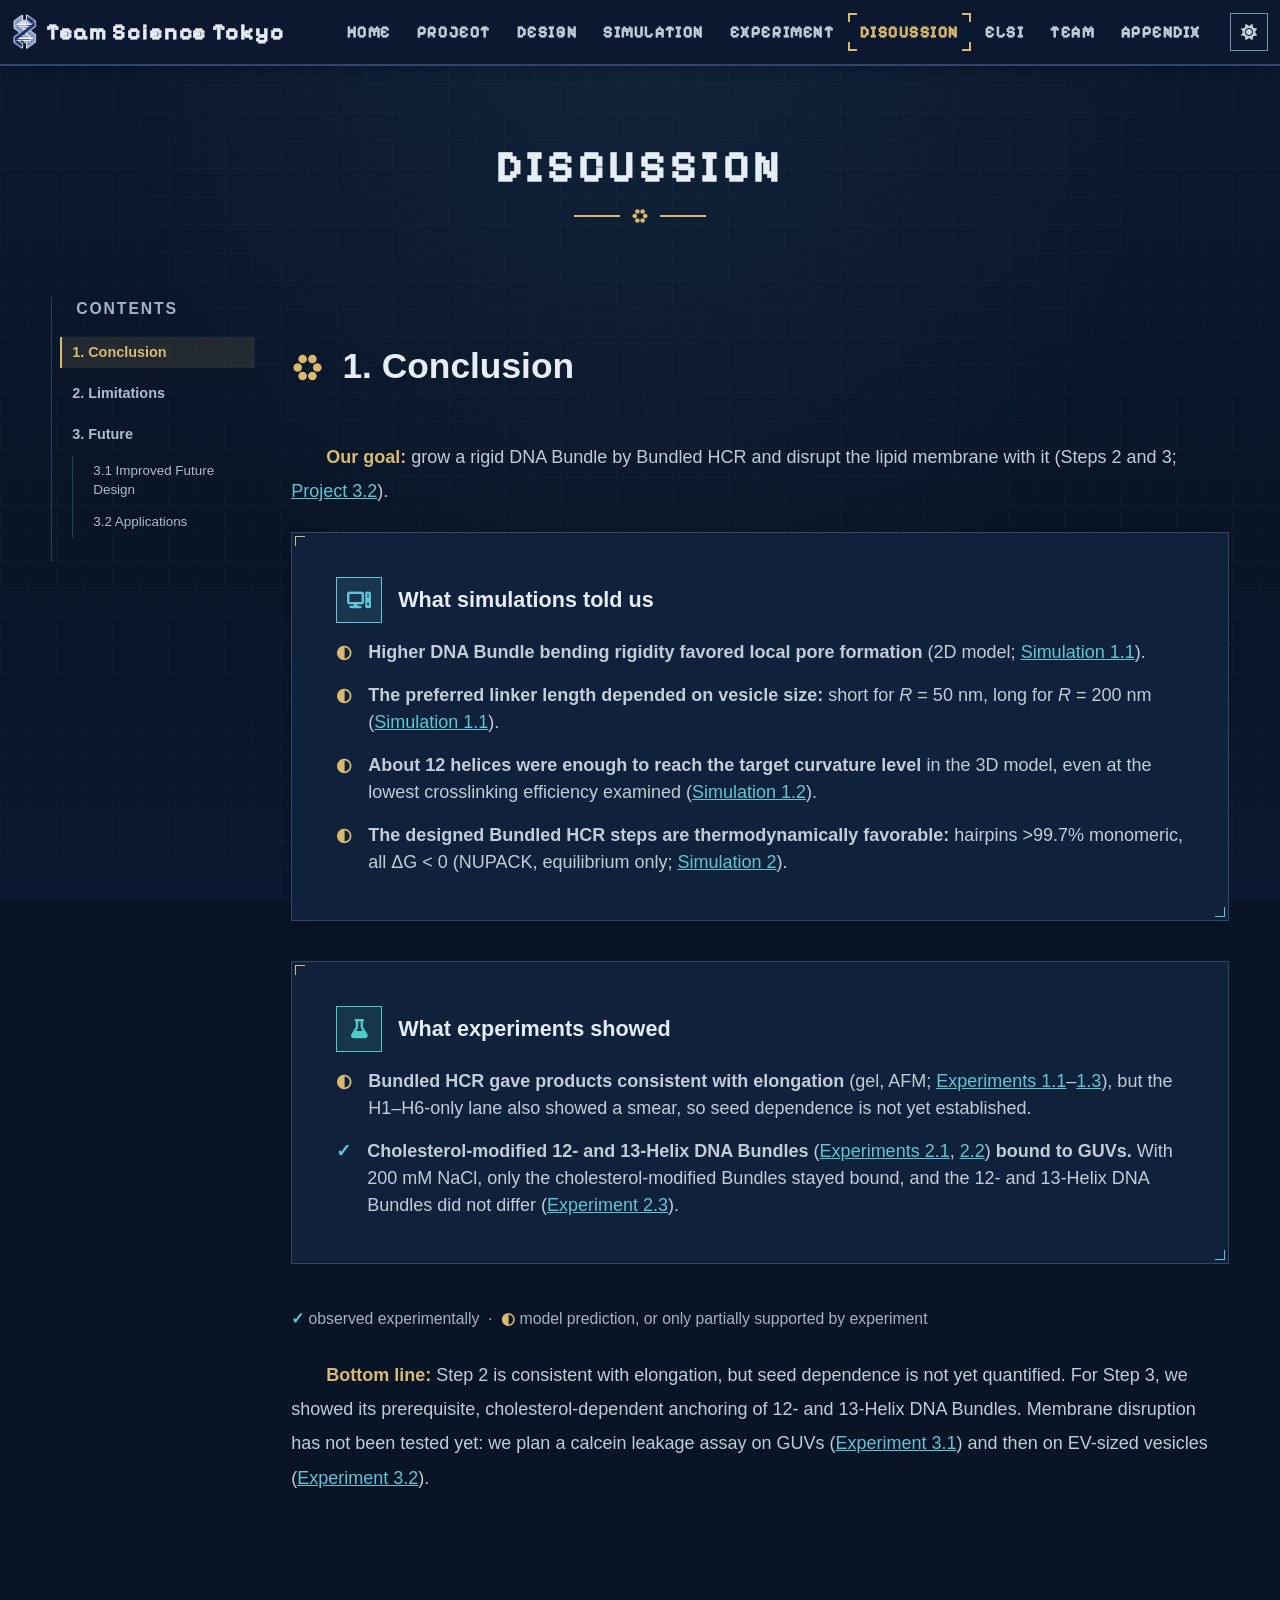
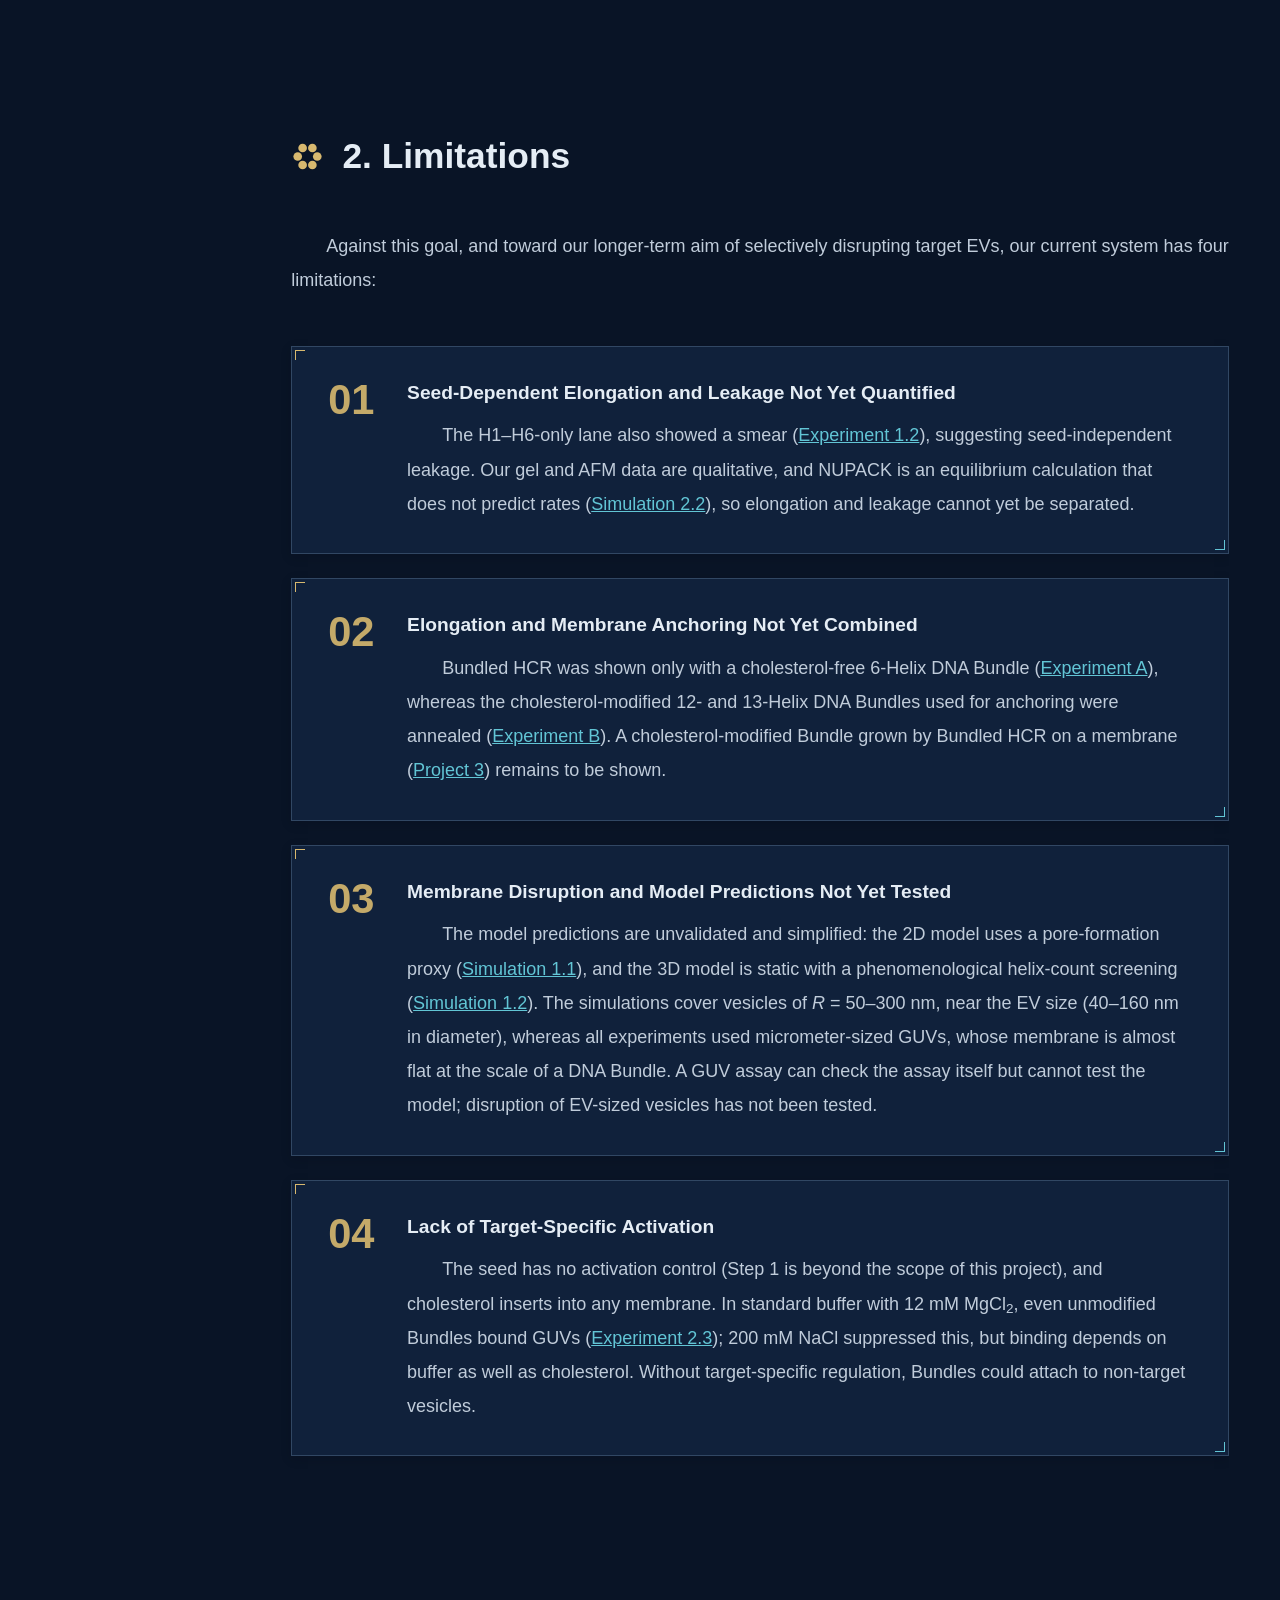
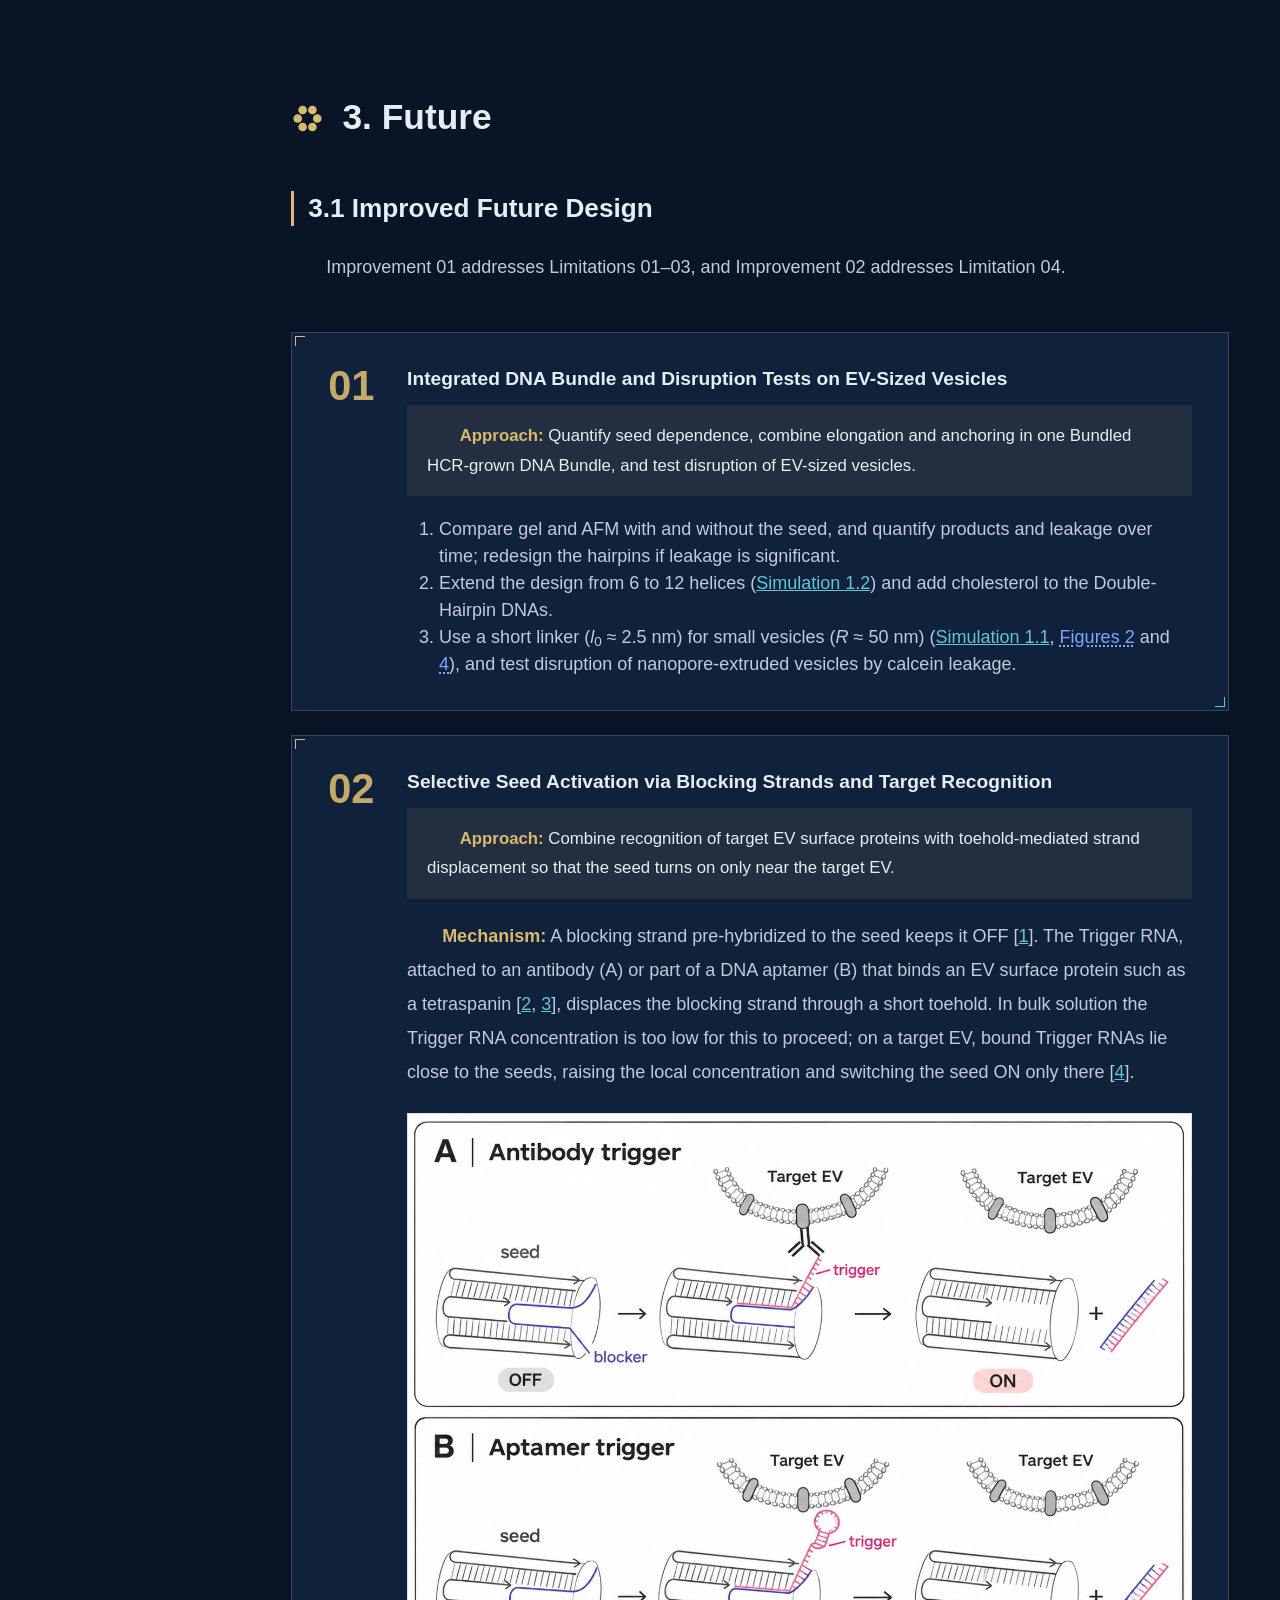
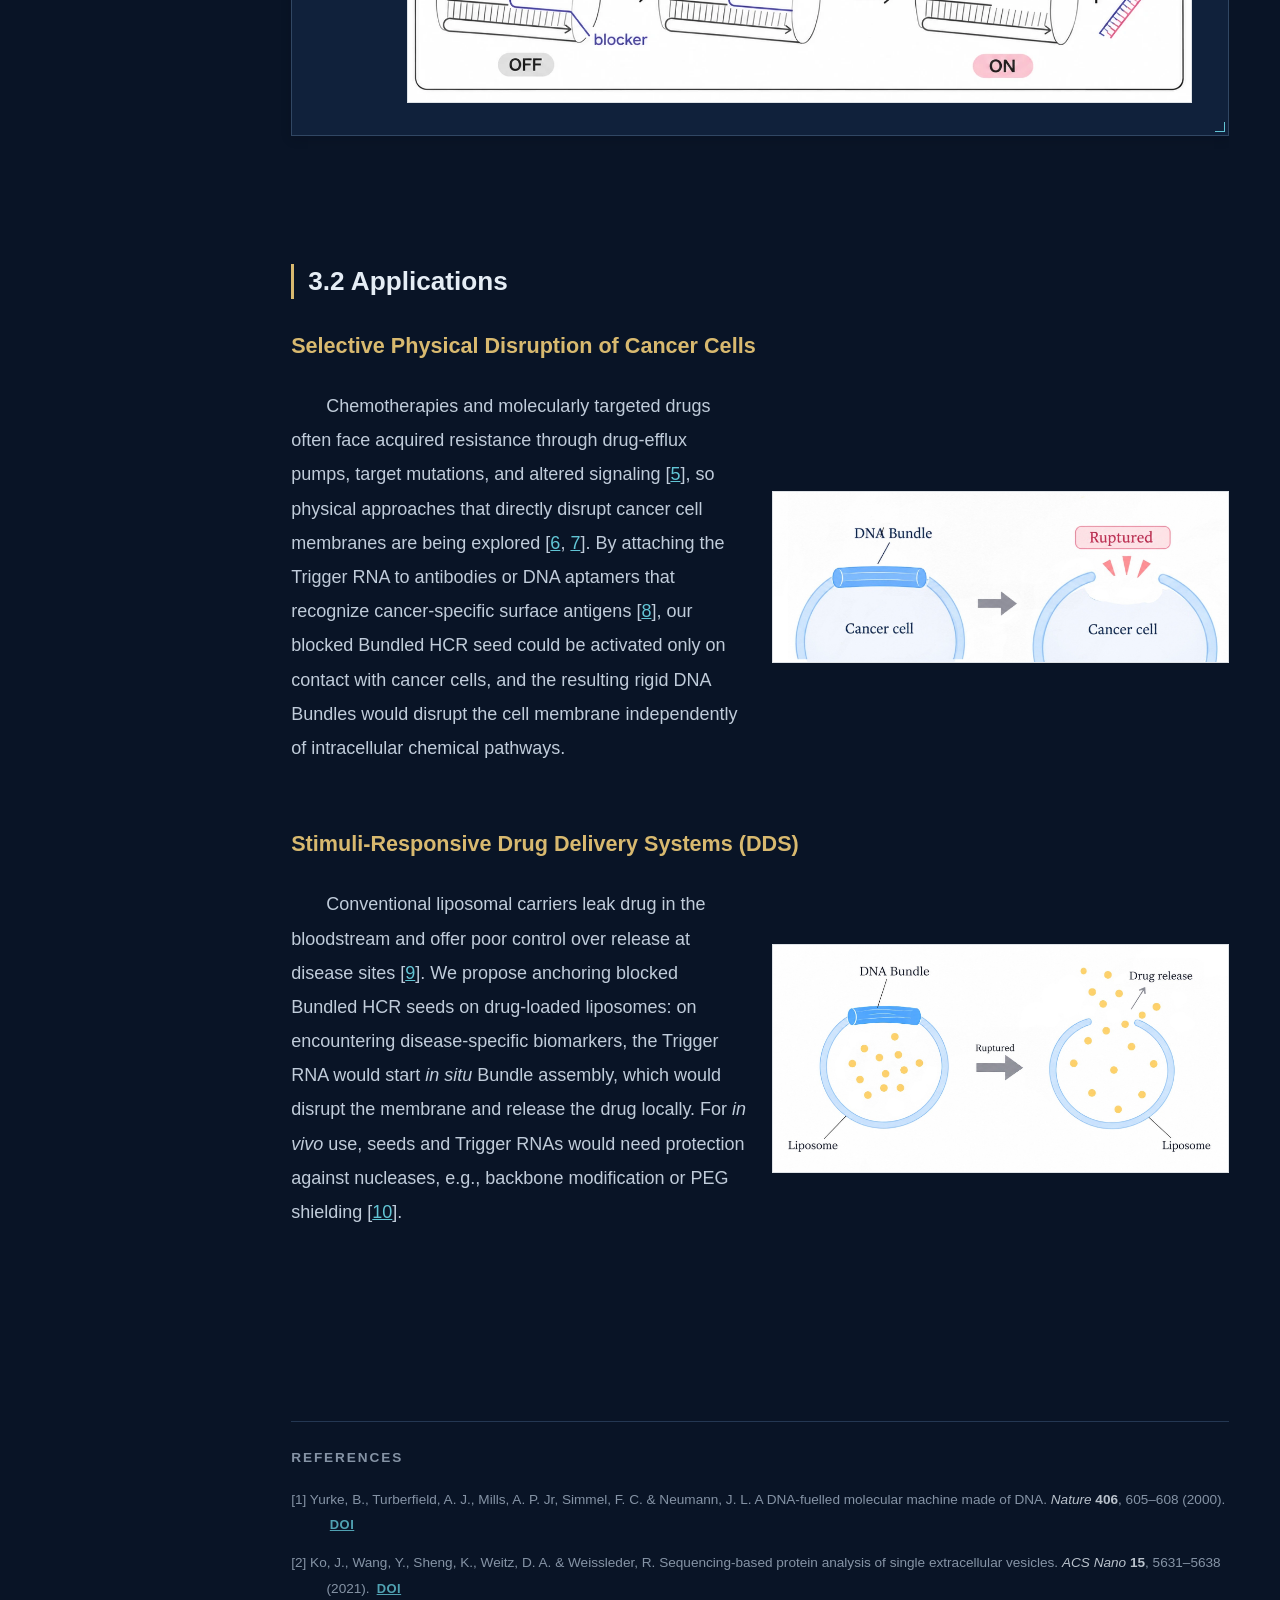
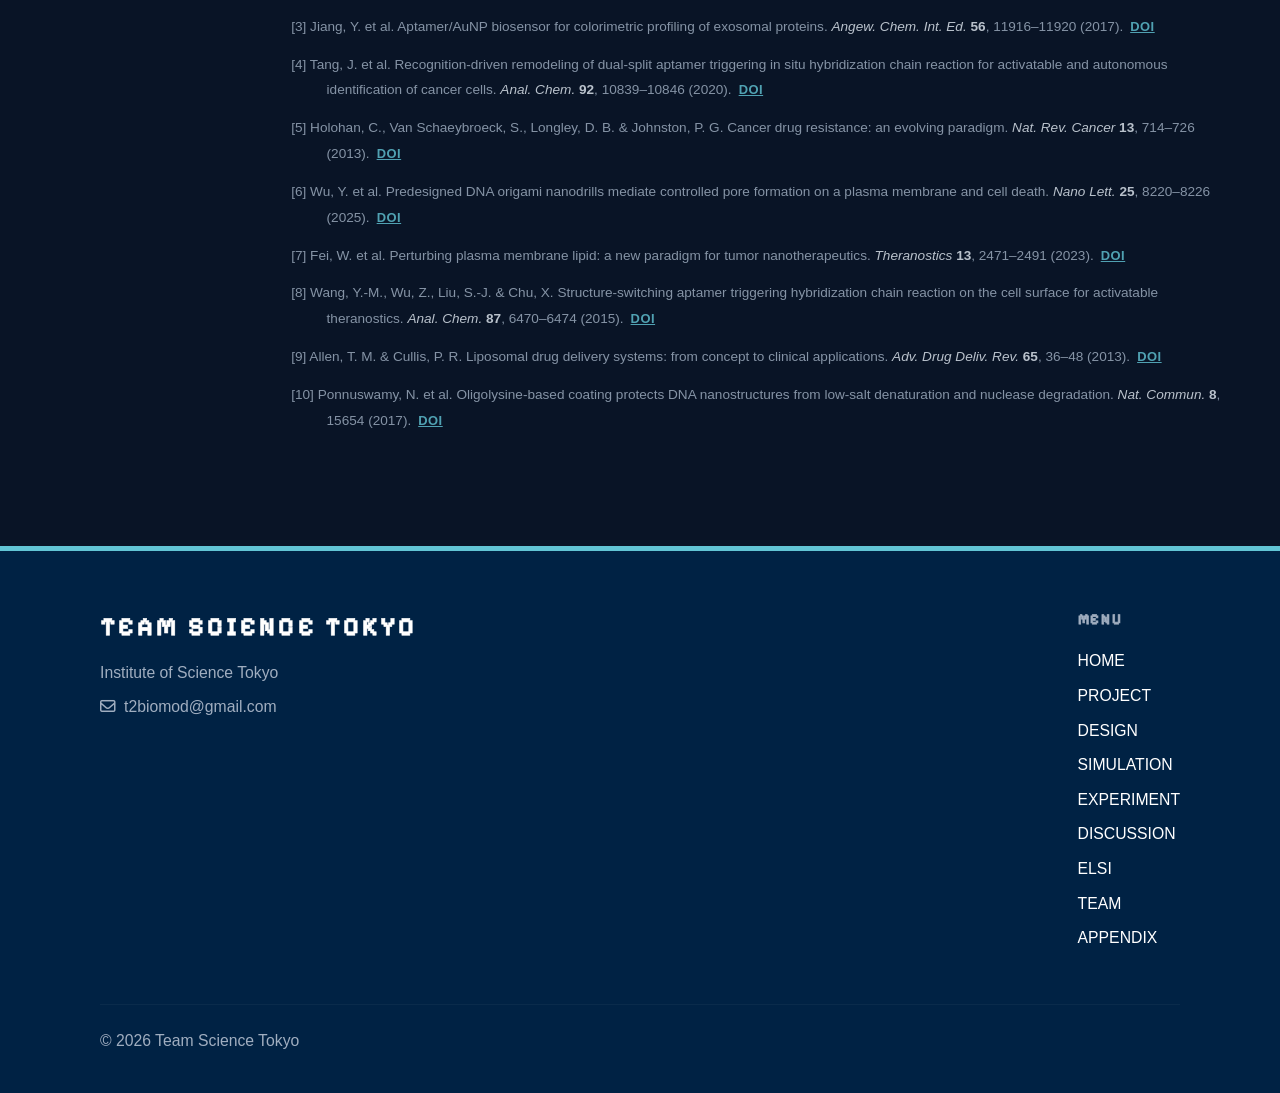
<file: discussion.html>
<!DOCTYPE html>
<html lang="en">
<head>
    <meta charset="UTF-8">
    <meta name="viewport" content="width=device-width, initial-scale=1.0">
    <title>DISCUSSION | BIOMOD 2026 Team Science Tokyo</title>
    <link rel="icon" type="image/png" sizes="32x32" href="img/team_favicon_32.png?v=3">
    <link href="https://cdn.jsdelivr.net/npm/bootstrap@5.3.0/dist/css/bootstrap.min.css" rel="stylesheet">
    <link rel="stylesheet" href="style.css?v=20261114-62">
    <link rel="stylesheet" href="https://cdnjs.cloudflare.com/ajax/libs/font-awesome/6.5.1/css/all.min.css">
</head>
<body data-bs-spy="scroll" data-bs-target="#page-nav" data-bs-smooth-scroll="true" tabindex="0">

    <div class="ambient-particles" aria-hidden="true">
        <span></span><span></span><span></span><span></span>
        <span></span><span></span><span></span><span></span>
        <span></span><span></span><span></span><span></span>
    </div>

    <div id="header-placeholder"></div>

    <main class="container content-container px-3 px-md-0">
        
        <!-- 新しいページタイトルデザイン -->
        <div class="text-center mb-5 pb-4">
            <h1 class="page-title">DISCUSSION</h1>
            <div class="page-title-underline"></div>
        </div>

        <div class="row gx-3 gx-lg-5">
            <!-- 新しいサイドバーデザイン -->
            <div class="col-lg-2 d-none d-lg-block">
                <nav id="page-nav" class="nav flex-column sticky-top sidebar-toc">
                    <span class="small fw-bold text-muted mb-3 tracking-widest ps-3">CONTENTS</span>
                    <a class="nav-link fw-bold" href="#conclusion">1. Conclusion</a>
                    <a class="nav-link fw-bold mt-2" href="#limitations">2. Limitations</a>
                    <a class="nav-link fw-bold mt-2" href="#future">3. Future</a>
                    <div class="nav flex-column sidebar-toc-subnav">
                        <a class="nav-link" href="#improvements">3.1 Improved Future Design</a>
                        <a class="nav-link" href="#application">3.2 Applications</a>
                    </div>
                </nav>
            </div>

            <div class="col-lg-10">
                
                <section id="conclusion" class="fade-in-section mb-5 pt-4">
                    <h2 class="h3 section-title">1. Conclusion</h2>
                    <p class="text-secondary mb-4">
                        <span class="concept-highlight">Our goal:</span> grow a rigid DNA Bundle by Bundled HCR and
                        disrupt the lipid membrane with it (Steps 2 and 3; <a href="project.html#goal">Project 3.2</a>).
                    </p>
                        <div class="content-box mb-4">
                            <div class="d-flex align-items-center mb-3">
                                <div class="elsi-icon-badge me-3 d-flex align-items-center justify-content-center">
                                    <i class="fa-solid fa-computer"></i>
                                </div>
                                <h3 class="h5 fw-bold mb-0">What simulations told us</h3>
                            </div>
                            <ul class="list-unstyled mb-0 text-secondary">
                                <li class="mb-3 d-flex align-items-start">
                                    <span class="fw-bold me-3 text-accent-gold">&#9680;</span>
                                    <span><b>Higher DNA Bundle bending rigidity favored local pore formation</b> (2D model; <a href="simulation.html#two-d-md">Simulation 1.1</a>).</span>
                                </li>
                                <li class="mb-3 d-flex align-items-start">
                                    <span class="fw-bold me-3 text-accent-gold">&#9680;</span>
                                    <span><b>The preferred linker length depended on vesicle size:</b> short for <i>R</i> = 50 nm, long for <i>R</i> = 200 nm (<a href="simulation.html#rigidity-linker-length">Simulation 1.1</a>).</span>
                                </li>
                                <li class="mb-3 d-flex align-items-start">
                                    <span class="fw-bold me-3 text-accent-gold">&#9680;</span>
                                    <span><b>About 12 helices were enough to reach the target curvature level</b> in the 3D model, even at the lowest crosslinking efficiency examined (<a href="simulation.html#three-d">Simulation 1.2</a>).</span>
                                </li>
                                <li class="d-flex align-items-start">
                                    <span class="fw-bold me-3 text-accent-gold">&#9680;</span>
                                    <span><b>The designed Bundled HCR steps are thermodynamically favorable:</b> hairpins &gt;99.7% monomeric, all &Delta;G &lt; 0 (NUPACK, equilibrium only; <a href="simulation.html#hcr-reaction">Simulation 2</a>).</span>
                                </li>
                            </ul>
                        </div>
                        <div class="content-box mb-4">
                            <div class="d-flex align-items-center mb-3">
                                <div class="elsi-icon-badge elsi-icon-badge-teal me-3 d-flex align-items-center justify-content-center">
                                    <i class="fa-solid fa-flask"></i>
                                </div>
                                <h3 class="h5 fw-bold mb-0">What experiments showed</h3>
                            </div>
                            <ul class="list-unstyled mb-0 text-secondary">
                                <li class="mb-3 d-flex align-items-start">
                                    <span class="fw-bold me-3 text-accent-gold">&#9680;</span>
                                    <span><b>Bundled HCR gave products consistent with elongation</b> (gel, AFM; <a href="experiment.html#exp-2-1">Experiments 1.1</a>&ndash;<a href="experiment.html#exp-2-3">1.3</a>), but the H1&ndash;H6-only lane also showed a smear, so seed dependence is not yet established.</span>
                                </li>
                                <li class="d-flex align-items-start">
                                    <span class="fw-bold me-3 text-accent-blue">&#10003;</span>
                                    <span><b>Cholesterol-modified 12- and 13-Helix DNA Bundles</b> (<a href="experiment.html#exp-3-1">Experiments 2.1</a>, <a href="experiment.html#exp-3-2">2.2</a>) <b>bound to GUVs.</b> With 200 mM NaCl, only the cholesterol-modified Bundles stayed bound, and the 12- and 13-Helix DNA Bundles did not differ (<a href="experiment.html#exp-3-3">Experiment 2.3</a>).</span>
                                </li>
                            </ul>
                        </div>
                    <p class="small text-muted mb-4">
                        <span class="text-accent-blue fw-bold">&#10003;</span> observed experimentally &nbsp;&middot;&nbsp;
                        <span class="text-accent-gold fw-bold">&#9680;</span> model prediction, or only partially supported by experiment
                    </p>
                    <p class="text-secondary mb-0">
                        <span class="concept-highlight">Bottom line:</span> Step 2 is consistent with elongation, but seed
                        dependence is not yet quantified. For Step 3, we showed its prerequisite, cholesterol-dependent anchoring
                        of 12- and 13-Helix DNA Bundles. Membrane disruption has not been tested yet: we plan a calcein
                        leakage assay on GUVs (<a href="experiment.html#exp-4-1">Experiment 3.1</a>) and then on EV-sized vesicles
                        (<a href="experiment.html#exp-4-2">Experiment 3.2</a>).
                    </p>
                </section>

                <section id="limitations" class="fade-in-section mb-5 pt-4">
                    <h2 class="h3 section-title">2. Limitations</h2>
                    <p class="text-secondary mb-5">
                        Against this goal, and toward our longer-term aim of selectively disrupting target EVs, our current
                        system has four limitations:
                    </p>

                    <div class="point-stack">
                        <div class="point-box content-box">
                            <div class="point-box-num" aria-hidden="true">01</div>
                            <div class="point-box-body">
                                <h3 class="point-box-title">Seed-Dependent Elongation and Leakage Not Yet Quantified</h3>
                            <p class="text-secondary mb-0">
                                The H1&ndash;H6-only lane also showed a smear (<a href="experiment.html#exp-2-2">Experiment 1.2</a>), suggesting
                                seed-independent leakage. Our gel and AFM data are qualitative, and NUPACK is an equilibrium calculation
                                that does not predict rates (<a href="simulation.html#hcr-possibility">Simulation 2.2</a>), so elongation and
                                leakage cannot yet be separated.
                            </p>
                            </div>
                        </div>
                        <div class="point-box content-box">
                            <div class="point-box-num" aria-hidden="true">02</div>
                            <div class="point-box-body">
                                <h3 class="point-box-title">Elongation and Membrane Anchoring Not Yet Combined</h3>
                            <p class="text-secondary mb-0">
                                Bundled HCR was shown only with a cholesterol-free 6-Helix DNA Bundle
                                (<a href="experiment.html#exp-a">Experiment A</a>), whereas the cholesterol-modified 12- and 13-Helix DNA
                                Bundles used for anchoring were annealed (<a href="experiment.html#exp-b">Experiment B</a>). A cholesterol-modified
                                Bundle grown by Bundled HCR on a membrane (<a href="project.html#approach">Project 3</a>) remains to be shown.
                            </p>
                            </div>
                        </div>
                        <div class="point-box content-box">
                            <div class="point-box-num" aria-hidden="true">03</div>
                            <div class="point-box-body">
                                <h3 class="point-box-title">Membrane Disruption and Model Predictions Not Yet Tested</h3>
                            <p class="text-secondary mb-0">
                                The model predictions are unvalidated and simplified: the 2D model uses a
                                pore-formation proxy (<a href="simulation.html#two-d-md">Simulation 1.1</a>), and the 3D model is static with a
                                phenomenological helix-count screening (<a href="simulation.html#three-d">Simulation 1.2</a>). The simulations
                                cover vesicles of <i>R</i> = 50&ndash;300 nm, near the EV size (40&ndash;160 nm in diameter), whereas all
                                experiments used micrometer-sized GUVs, whose membrane is almost flat at the scale of a DNA Bundle. A GUV
                                assay can check the assay itself but cannot test the model; disruption of EV-sized vesicles has not been tested.
                            </p>
                            </div>
                        </div>
                        <div class="point-box content-box">
                            <div class="point-box-num" aria-hidden="true">04</div>
                            <div class="point-box-body">
                                <h3 class="point-box-title">Lack of Target-Specific Activation</h3>
                            <p class="text-secondary mb-0">
                                The seed has no activation control (Step 1 is beyond the scope of this project),
                                and cholesterol inserts into any membrane. In standard buffer with 12 mM MgCl<sub>2</sub>, even unmodified
                                Bundles bound GUVs (<a href="experiment.html#exp-3-3">Experiment 2.3</a>); 200 mM NaCl suppressed this, but
                                binding depends on buffer as well as cholesterol. Without target-specific regulation, Bundles could attach
                                to non-target vesicles.
                            </p>
                            </div>
                        </div>
                    </div>
                </section>

                <section id="future" class="fade-in-section mb-5 pt-4">
                    <h2 class="h3 section-title">3. Future</h2>

                    <div id="improvements" class="subsection">
                        <h3 class="h4 fw-bold mb-4">3.1 Improved Future Design</h3>
                        <p class="text-secondary mb-5">
                            Improvement 01 addresses Limitations 01&ndash;03, and Improvement 02 addresses Limitation 04.
                        </p>
                        <div class="point-stack">
                            <div class="point-box content-box">
                                <div class="point-box-num" aria-hidden="true">01</div>
                                <div class="point-box-body">
                                    <h4 class="point-box-title">Integrated DNA Bundle and Disruption Tests on EV-Sized Vesicles</h4>
                                <p class="lead-callout">
                                    <span class="concept-highlight">Approach:</span> Quantify seed dependence, combine elongation
                                    and anchoring in one Bundled HCR-grown DNA Bundle, and test disruption of EV-sized vesicles.
                                </p>
                                <ol class="text-secondary mb-0">
                                    <li>Compare gel and AFM with and without the seed, and quantify products and leakage over time;
                                        redesign the hairpins if leakage is significant.</li>
                                    <li>Extend the design from 6 to 12 helices (<a href="simulation.html#three-d">Simulation 1.2</a>) and add
                                        cholesterol to the Double-Hairpin DNAs.</li>
                                    <li>Use a short linker (<i>l</i><sub>0</sub> &asymp; 2.5 nm) for small vesicles (<i>R</i> &asymp; 50 nm)
                                        (<a href="simulation.html#two-d-md">Simulation 1.1</a>, <a href="simulation.html#figure-2">Figures 2</a> and
                                        <a href="simulation.html#figure-4">4</a>), and test disruption of nanopore-extruded vesicles by calcein leakage.</li>
                                </ol>
                                </div>
                            </div>
                            <div class="point-box content-box">
                                <div class="point-box-num" aria-hidden="true">02</div>
                                <div class="point-box-body">
                                    <h4 class="point-box-title">Selective Seed Activation via Blocking Strands and Target Recognition</h4>
                                <p class="lead-callout">
                                    <span class="concept-highlight">Approach:</span> Combine recognition of target EV surface proteins
                                    with toehold-mediated strand displacement so that the seed turns on only near the target EV.
                                </p>
                                <p class="text-secondary mb-0">
                                    <span class="concept-highlight">Mechanism:</span> A blocking strand pre-hybridized to the seed keeps
                                    it OFF [<a href="#ref-1">1</a>]. The Trigger RNA, attached to an antibody (A) or part of a DNA aptamer (B) that
                                    binds an EV surface protein such as a tetraspanin [<a href="#ref-2">2</a>, <a href="#ref-3">3</a>],
                                    displaces the blocking strand through a short toehold. In bulk solution the Trigger RNA concentration is too
                                    low for this to proceed; on a target EV, bound Trigger RNAs lie close to the seeds, raising the local
                                    concentration and switching the seed ON only there [<a href="#ref-4">4</a>].
                                </p>
                                <figure class="mt-4 mb-0">
                                    <img src="img/DISCUSSION/seed_activation_triggers.webp?v=1"
                                        alt="Selective seed activation by (A) an antibody trigger and (B) an aptamer trigger: the blocker keeps the seed OFF; near a target EV, the trigger binds the blocker's toehold and displaces it, leaving the seed ON and releasing a trigger–blocker duplex"
                                        class="img-fluid d-block mx-auto border" loading="lazy" decoding="async">
                                </figure>
                                </div>
                            </div>
                        </div>
                    </div>

                    <div id="application" class="subsection">
                        <h3 class="h4 fw-bold mb-4">3.2 Applications</h3>
                        <div class="simulation-subblock">
                            <h4 class="h5 fw-bold mb-3 section-subtitle">Selective Physical Disruption of Cancer Cells</h4>
                            <div class="row g-4 align-items-center">
                                <div class="col-lg-6">
                                    <p class="text-secondary mb-0">
                                        Chemotherapies and molecularly targeted drugs often face acquired resistance through drug-efflux
                                        pumps, target mutations, and altered signaling [<a href="#ref-5">5</a>], so physical approaches that
                                        directly disrupt cancer cell membranes are being explored [<a href="#ref-6">6</a>,
                                        <a href="#ref-7">7</a>]. By attaching the Trigger RNA to antibodies or DNA aptamers that recognize
                                        cancer-specific surface antigens [<a href="#ref-8">8</a>], our blocked Bundled HCR seed could be
                                        activated only on contact with cancer cells, and the resulting rigid DNA Bundles would disrupt the
                                        cell membrane independently of intracellular chemical pathways.
                                    </p>
                                </div>
                                <div class="col-lg-6">
                                    <figure class="mb-0">
                                        <img src="img/DISCUSSION/cancer_disruption.jpg?v=1"
                                            alt="Selective physical disruption: a DNA Bundle assembled on the membrane of a cancer cell ruptures the membrane"
                                            class="img-fluid d-block mx-auto border" loading="lazy" decoding="async">
                                    </figure>
                                </div>
                            </div>
                        </div>
                        <div class="simulation-subblock mb-0">
                            <h4 class="h5 fw-bold mb-3 section-subtitle">Stimuli-Responsive Drug Delivery Systems (DDS)</h4>
                            <div class="row g-4 align-items-center">
                                <div class="col-lg-6">
                                    <p class="text-secondary mb-0">
                                        Conventional liposomal carriers leak drug in the bloodstream and offer poor control over release at
                                        disease sites [<a href="#ref-9">9</a>]. We propose anchoring blocked Bundled HCR seeds on drug-loaded
                                        liposomes: on encountering disease-specific biomarkers, the Trigger RNA would start <i>in situ</i> Bundle
                                        assembly, which would disrupt the membrane and release the drug locally. For <i>in vivo</i> use, seeds and
                                        Trigger RNAs would need protection against nucleases, e.g., backbone modification or PEG shielding
                                        [<a href="#ref-10">10</a>].
                                    </p>
                                </div>
                                <div class="col-lg-6">
                                    <figure class="mb-0">
                                        <img src="img/DISCUSSION/dds_liposome.jpg?v=1"
                                            alt="Stimuli-responsive DDS: a drug-loaded liposome carries a DNA Bundle on its membrane; Bundle assembly ruptures the membrane, opening it and releasing the drug"
                                            class="img-fluid d-block mx-auto border" loading="lazy" decoding="async">
                                    </figure>
                                </div>
                            </div>
                        </div>
                    </div>

                </section>
                <section id="references" class="references-section">
                    <h2 class="references-title">References</h2>
                    <div class="references-list">
                        <p id="ref-1">[1] Yurke, B., Turberfield, A. J., Mills, A. P. Jr, Simmel, F. C. &amp; Neumann, J. L. A DNA-fuelled molecular machine made of DNA. <i>Nature</i> <b>406</b>, 605–608 (2000). <a class="ref-doi" href="https://doi.org/10.1038/35020524">DOI</a></p>
                        <p id="ref-2">[2] Ko, J., Wang, Y., Sheng, K., Weitz, D. A. &amp; Weissleder, R. Sequencing-based protein analysis of single extracellular vesicles. <i>ACS Nano</i> <b>15</b>, 5631–5638 (2021). <a class="ref-doi" href="https://doi.org/10.1021/acsnano.1c00782">DOI</a></p>
                        <p id="ref-3">[3] Jiang, Y. et al. Aptamer/AuNP biosensor for colorimetric profiling of exosomal proteins. <i>Angew. Chem. Int. Ed.</i> <b>56</b>, 11916–11920 (2017). <a class="ref-doi" href="https://doi.org/10.1002/anie.201703807">DOI</a></p>
                        <p id="ref-4">[4] Tang, J. et al. Recognition-driven remodeling of dual-split aptamer triggering in situ hybridization chain reaction for activatable and autonomous identification of cancer cells. <i>Anal. Chem.</i> <b>92</b>, 10839–10846 (2020). <a class="ref-doi" href="https://doi.org/10.1021/acs.analchem.0c02524">DOI</a></p>
                        <p id="ref-5">[5] Holohan, C., Van Schaeybroeck, S., Longley, D. B. &amp; Johnston, P. G. Cancer drug resistance: an evolving paradigm. <i>Nat. Rev. Cancer</i> <b>13</b>, 714–726 (2013). <a class="ref-doi" href="https://doi.org/10.1038/nrc3599">DOI</a></p>
                        <p id="ref-6">[6] Wu, Y. et al. Predesigned DNA origami nanodrills mediate controlled pore formation on a plasma membrane and cell death. <i>Nano Lett.</i> <b>25</b>, 8220–8226 (2025). <a class="ref-doi" href="https://doi.org/10.1021/acs.nanolett.5c01290">DOI</a></p>
                        <p id="ref-7">[7] Fei, W. et al. Perturbing plasma membrane lipid: a new paradigm for tumor nanotherapeutics. <i>Theranostics</i> <b>13</b>, 2471–2491 (2023). <a class="ref-doi" href="https://doi.org/10.7150/thno.82189">DOI</a></p>
                        <p id="ref-8">[8] Wang, Y.-M., Wu, Z., Liu, S.-J. &amp; Chu, X. Structure-switching aptamer triggering hybridization chain reaction on the cell surface for activatable theranostics. <i>Anal. Chem.</i> <b>87</b>, 6470–6474 (2015). <a class="ref-doi" href="https://doi.org/10.1021/acs.analchem.5b01634">DOI</a></p>
                        <p id="ref-9">[9] Allen, T. M. &amp; Cullis, P. R. Liposomal drug delivery systems: from concept to clinical applications. <i>Adv. Drug Deliv. Rev.</i> <b>65</b>, 36–48 (2013). <a class="ref-doi" href="https://doi.org/10.1016/j.addr.2012.09.037">DOI</a></p>
                        <p id="ref-10">[10] Ponnuswamy, N. et al. Oligolysine-based coating protects DNA nanostructures from low-salt denaturation and nuclease degradation. <i>Nat. Commun.</i> <b>8</b>, 15654 (2017). <a class="ref-doi" href="https://doi.org/10.1038/ncomms15654">DOI</a></p>
                    </div>
                </section>

            </div>
        </div>
    </main>

    <div id="footer-placeholder"></div>

    <script src="https://cdn.jsdelivr.net/npm/bootstrap@5.3.0/dist/js/bootstrap.bundle.min.js"></script>
    <script src="main.js?v=20261114-28"></script>
</body>
</html>
</file>
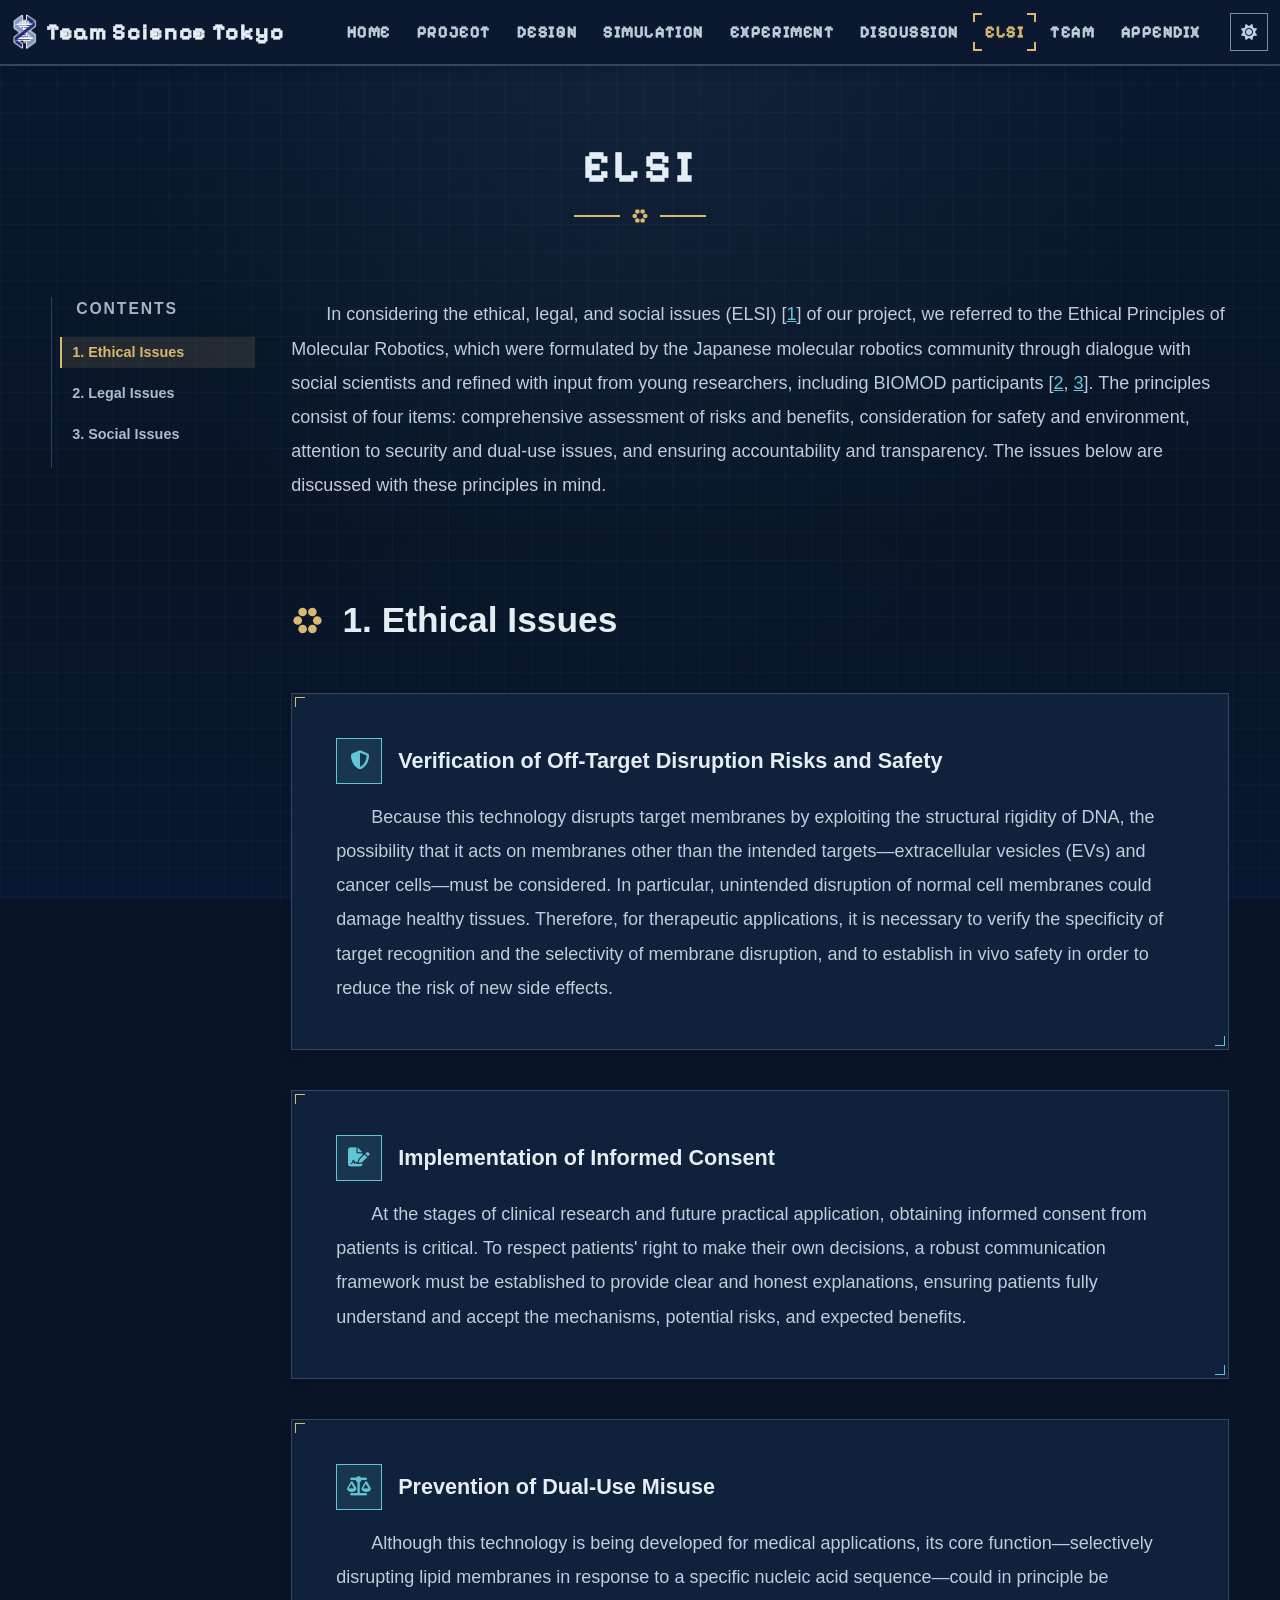
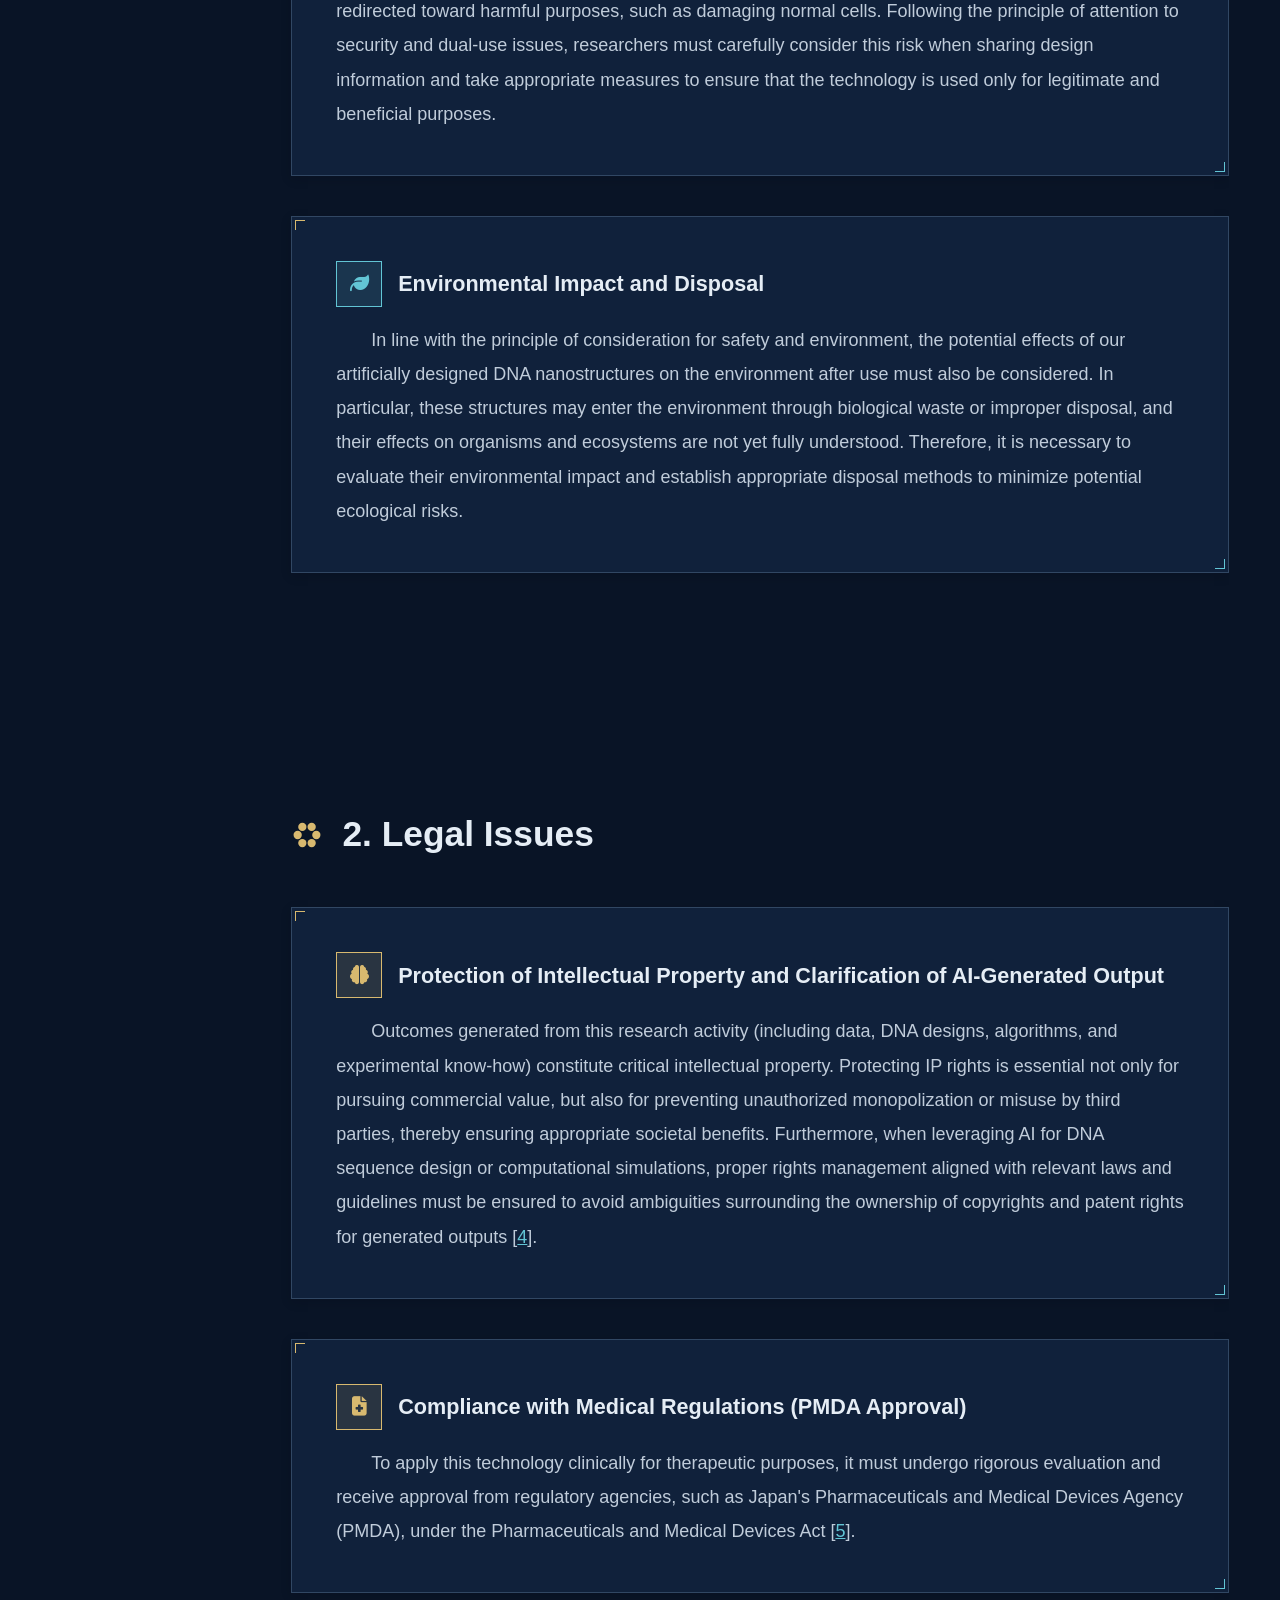
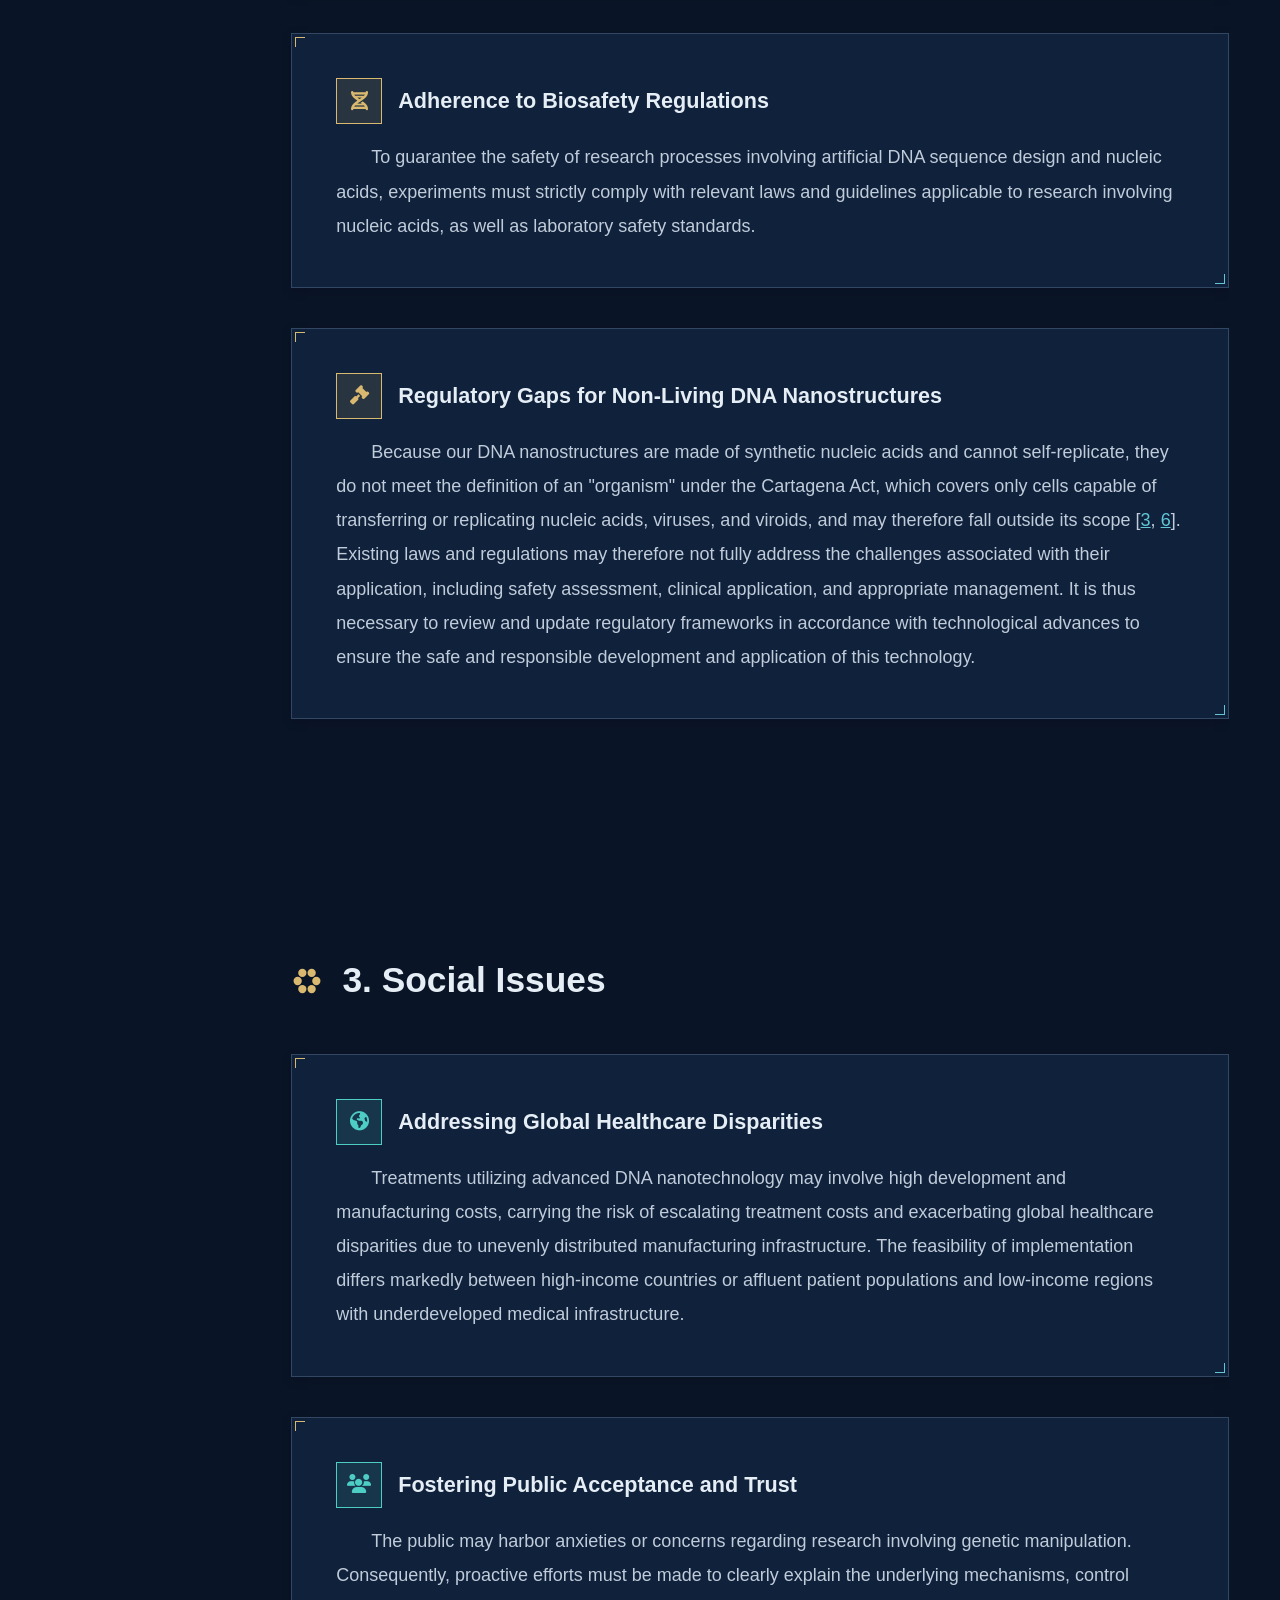
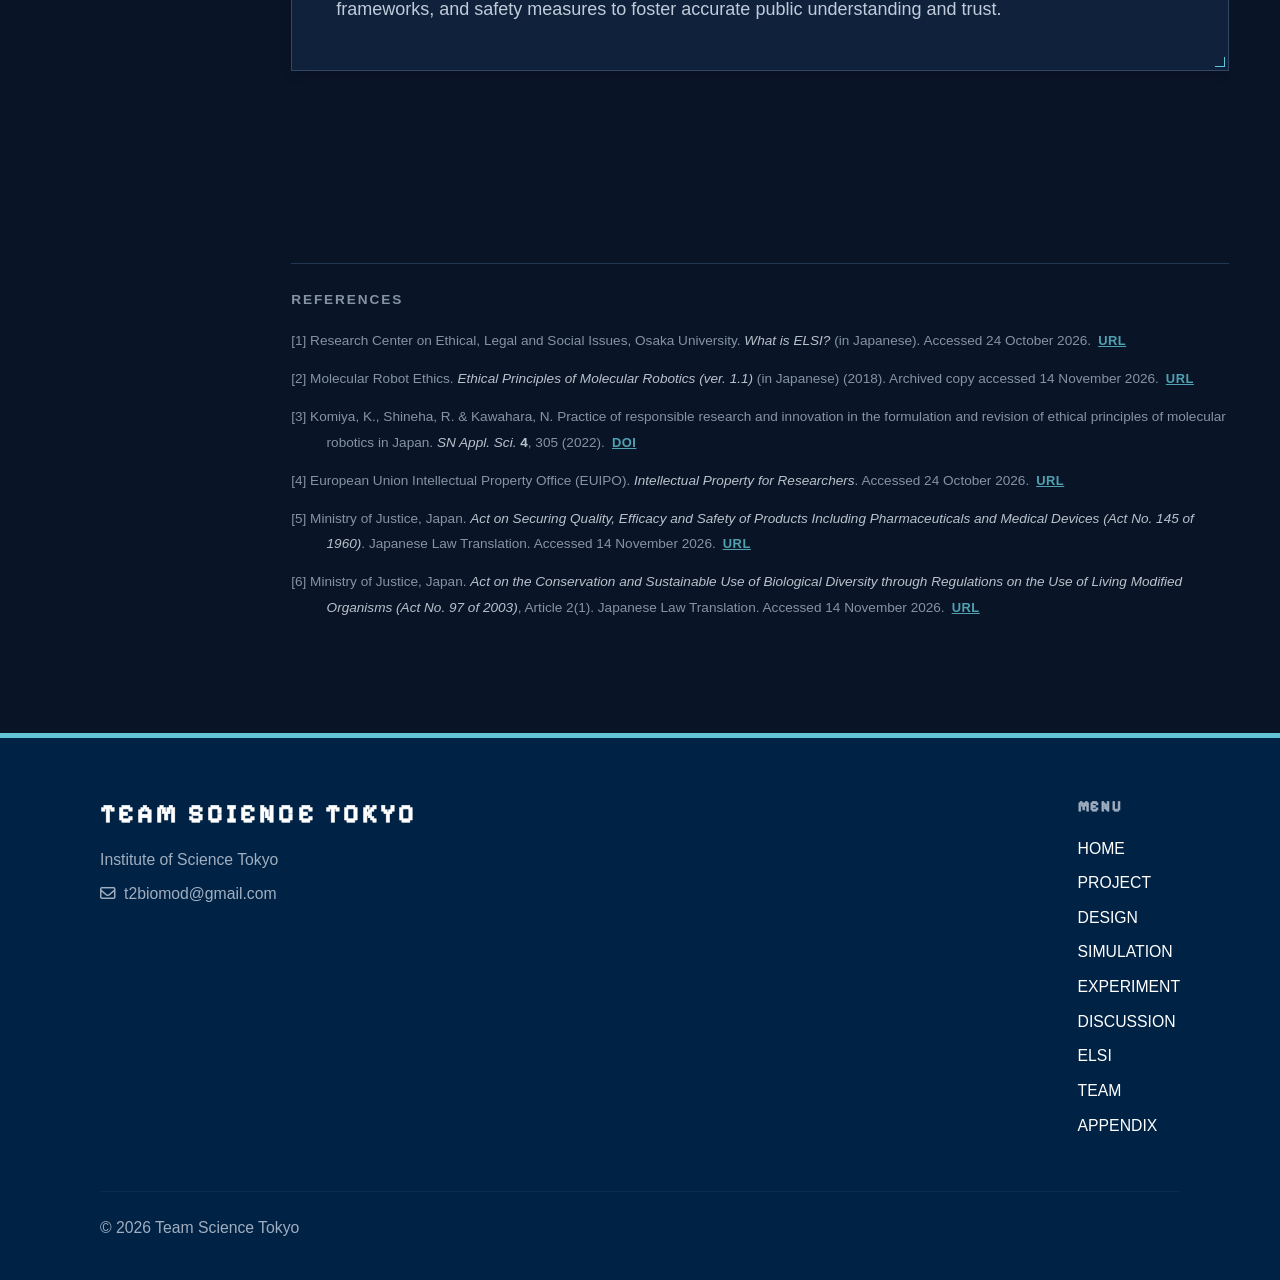
<file: elsi.html>
<!DOCTYPE html>
<html lang="en">

<head>
    <meta charset="UTF-8">
    <meta name="viewport" content="width=device-width, initial-scale=1.0">
    <title>ELSI | BIOMOD 2026 Team Science Tokyo</title>
    <link rel="icon" type="image/png" sizes="32x32" href="img/team_favicon_32.png?v=3">
    <link href="https://cdn.jsdelivr.net/npm/bootstrap@5.3.0/dist/css/bootstrap.min.css" rel="stylesheet">
    <link rel="stylesheet" href="style.css?v=20261114-62">
    <link rel="stylesheet" href="https://cdnjs.cloudflare.com/ajax/libs/font-awesome/6.5.1/css/all.min.css">
</head>

<body data-bs-spy="scroll" data-bs-target="#page-nav" data-bs-smooth-scroll="true" tabindex="0">

    <div class="ambient-particles" aria-hidden="true">
        <span></span><span></span><span></span><span></span>
        <span></span><span></span><span></span><span></span>
        <span></span><span></span><span></span><span></span>
    </div>

    <div id="header-placeholder"></div>

    <main class="container content-container px-3 px-md-0">

        <!-- ページタイトルデザイン -->
        <div class="text-center mb-5 pb-4">
            <h1 class="page-title">ELSI</h1>
            <div class="page-title-underline"></div>
        </div>

        <div class="row gx-3 gx-lg-5">
            <!-- サイドバーデザイン -->
            <div class="col-lg-2 d-none d-lg-block">
                <nav id="page-nav" class="nav flex-column sticky-top sidebar-toc">
                    <span class="small fw-bold text-muted mb-3 tracking-widest ps-3">CONTENTS</span>
                    <a class="nav-link fw-bold" href="#ethical-issues">1. Ethical Issues</a>
                    <a class="nav-link fw-bold mt-2" href="#legal-issues">2. Legal Issues</a>
                    <a class="nav-link fw-bold mt-2" href="#social-issues">3. Social Issues</a>
                </nav>
            </div>

            <!-- 右側：メインコンテンツ -->
            <div class="col-lg-10">

                <!-- Introduction: Ethical Principles of Molecular Robotics -->
                <p id="molbot-principles" class="text-secondary mb-5">
                    In considering the ethical, legal, and social issues (ELSI) [<a href="#ref-1">1</a>] of our
                    project, we referred to the Ethical Principles of Molecular
                    Robotics, which were formulated by the Japanese molecular robotics community through dialogue
                    with social scientists and refined with input from young researchers, including BIOMOD
                    participants [<a href="#ref-2">2</a>, <a href="#ref-3">3</a>]. The principles consist of four
                    items: comprehensive assessment of risks and benefits, consideration for safety and
                    environment, attention to security and dual-use issues, and ensuring accountability and
                    transparency. The issues below are discussed with these principles in mind.
                </p>

                <!-- 1. Ethical Issues -->
                <section id="ethical-issues" class="fade-in-section mb-5 pt-3">
                    <h2 class="h3 section-title">1. Ethical Issues</h2>

                    <!-- 1.1 Verification of Off-Target Disruption Risks and Safety -->
                    <div id="off-target-safety" class="content-box mb-4">
                        <div class="d-flex align-items-center mb-3">
                            <div class="elsi-icon-badge me-3 d-flex align-items-center justify-content-center">
                                <i class="fa-solid fa-shield-halved"></i>
                            </div>
                            <h3 class="h5 fw-bold mb-0">Verification of Off-Target Disruption Risks and Safety</h3>
                        </div>
                        <p class="text-secondary mb-0">
                            Because this technology disrupts target membranes by exploiting the structural rigidity of
                            DNA, the possibility that it acts on membranes other than the intended targets—extracellular
                            vesicles (EVs) and cancer cells—must be considered. In particular, unintended disruption of
                            normal cell membranes could damage healthy tissues. Therefore, for therapeutic applications,
                            it is necessary to verify the specificity of target recognition and the selectivity of
                            membrane disruption, and to establish in vivo safety in order to reduce the risk of new side
                            effects.
                        </p>
                    </div>

                    <!-- 1.2 Implementation of Informed Consent -->
                    <div id="informed-consent" class="content-box mb-4">
                        <div class="d-flex align-items-center mb-3">
                            <div class="elsi-icon-badge me-3 d-flex align-items-center justify-content-center">
                                <i class="fa-solid fa-file-signature"></i>
                            </div>
                            <h3 class="h5 fw-bold mb-0">Implementation of Informed Consent</h3>
                        </div>
                        <p class="text-secondary mb-0">
                            At the stages of clinical research and future practical application, obtaining informed
                            consent from patients is critical. To respect patients' right to make their own decisions,
                            a robust communication framework must be established to provide clear and honest explanations, ensuring patients fully understand and accept the mechanisms, potential risks,
                            and expected benefits.
                        </p>
                    </div>

                    <!-- 1.3 Prevention of Dual-Use Misuse -->
                    <div id="dual-use" class="content-box mb-4">
                        <div class="d-flex align-items-center mb-3">
                            <div class="elsi-icon-badge me-3 d-flex align-items-center justify-content-center">
                                <i class="fa-solid fa-scale-balanced"></i>
                            </div>
                            <h3 class="h5 fw-bold mb-0">Prevention of Dual-Use Misuse</h3>
                        </div>
                        <p class="text-secondary mb-0">
                            Although this technology is being developed for medical applications, its core
                            function—selectively disrupting lipid membranes in response to a specific nucleic acid
                            sequence—could in principle be redirected toward harmful purposes, such as damaging normal
                            cells. Following the principle of attention to security and dual-use issues, researchers
                            must carefully consider this risk when sharing design information and take appropriate
                            measures to ensure that the technology is used only for legitimate and beneficial purposes.
                        </p>
                    </div>

                    <!-- 1.4 Environmental Impact and Disposal -->
                    <div id="environmental-impact" class="content-box mb-4">
                        <div class="d-flex align-items-center mb-3">
                            <div class="elsi-icon-badge me-3 d-flex align-items-center justify-content-center">
                                <i class="fa-solid fa-leaf"></i>
                            </div>
                            <h3 class="h5 fw-bold mb-0">Environmental Impact and Disposal</h3>
                        </div>
                        <p class="text-secondary mb-0">
                            In line with the principle of consideration for safety and environment, the potential
                            effects of our artificially designed DNA nanostructures on the environment after use must
                            also be considered. In particular, these structures may enter the environment through
                            biological waste or improper disposal, and their effects on organisms and ecosystems are
                            not yet fully understood. Therefore, it is necessary to evaluate their environmental impact
                            and establish appropriate disposal methods to minimize potential ecological risks.
                        </p>
                    </div>

                </section>

                <!-- 2. Legal Issues -->
                <section id="legal-issues" class="fade-in-section mb-5 pt-4">
                    <h2 class="h3 section-title">2. Legal Issues</h2>

                    <!-- 2.1 Protection of Intellectual Property and Clarification of AI-Generated Output -->
                    <div id="ip-ai-output" class="content-box mb-4">
                        <div class="d-flex align-items-center mb-3">
                            <div
                                class="elsi-icon-badge elsi-icon-badge-gold me-3 d-flex align-items-center justify-content-center">
                                <i class="fa-solid fa-brain"></i>
                            </div>
                            <h3 class="h5 fw-bold mb-0">Protection of Intellectual Property and Clarification of
                                AI-Generated Output</h3>
                        </div>
                        <p class="text-secondary mb-0">
                            Outcomes generated from this research activity (including data, DNA designs, algorithms, and
                            experimental know-how) constitute critical intellectual property. Protecting IP rights is
                            essential not only for pursuing commercial value, but also for preventing unauthorized
                            monopolization or misuse by third parties, thereby ensuring appropriate societal benefits.
                            Furthermore, when leveraging AI for DNA sequence design or computational simulations, proper
                            rights management aligned with relevant laws and guidelines must be ensured to avoid
                            ambiguities surrounding the ownership of copyrights and patent rights for generated outputs
                            [<a href="#ref-4">4</a>].
                        </p>
                    </div>

                    <!-- 2.2 Compliance with Medical Regulations (PMDA Approval) -->
                    <div id="pmda-approval" class="content-box mb-4">
                        <div class="d-flex align-items-center mb-3">
                            <div
                                class="elsi-icon-badge elsi-icon-badge-gold me-3 d-flex align-items-center justify-content-center">
                                <i class="fa-solid fa-file-medical"></i>
                            </div>
                            <h3 class="h5 fw-bold mb-0">Compliance with Medical Regulations (PMDA Approval)</h3>
                        </div>
                        <p class="text-secondary mb-0">
                            To apply this technology clinically for therapeutic purposes, it must undergo rigorous
                            evaluation and receive approval from regulatory agencies, such as Japan's Pharmaceuticals
                            and Medical Devices Agency (PMDA), under the Pharmaceuticals and Medical Devices Act
                            [<a href="#ref-5">5</a>].
                        </p>
                    </div>

                    <!-- 2.3 Adherence to Biosafety Regulations -->
                    <div id="biosafety" class="content-box mb-4">
                        <div class="d-flex align-items-center mb-3">
                            <div
                                class="elsi-icon-badge elsi-icon-badge-gold me-3 d-flex align-items-center justify-content-center">
                                <i class="fa-solid fa-dna"></i>
                            </div>
                            <h3 class="h5 fw-bold mb-0">Adherence to Biosafety Regulations</h3>
                        </div>
                        <p class="text-secondary mb-0">
                            To guarantee the safety of research processes involving artificial DNA sequence design and
                            nucleic acids, experiments must strictly comply with relevant laws and guidelines
                            applicable to research involving nucleic acids, as well as laboratory safety standards.
                        </p>
                    </div>

                    <!-- 2.4 Regulatory Gaps for Non-Living DNA Nanostructures -->
                    <div id="regulatory-gaps" class="content-box mb-4">
                        <div class="d-flex align-items-center mb-3">
                            <div
                                class="elsi-icon-badge elsi-icon-badge-gold me-3 d-flex align-items-center justify-content-center">
                                <i class="fa-solid fa-gavel"></i>
                            </div>
                            <h3 class="h5 fw-bold mb-0">Regulatory Gaps for Non-Living DNA Nanostructures</h3>
                        </div>
                        <p class="text-secondary mb-0">
                            Because our DNA nanostructures are made of synthetic nucleic acids and cannot self-replicate,
                            they do not meet the definition of an "organism" under the Cartagena Act, which covers only
                            cells capable of transferring or replicating nucleic acids, viruses, and viroids, and may
                            therefore fall outside its scope [<a href="#ref-3">3</a>, <a href="#ref-6">6</a>]. Existing laws and
                            regulations may therefore not fully address the challenges associated with their
                            application, including safety assessment, clinical application, and appropriate management.
                            It is thus necessary to review and update regulatory frameworks in accordance with
                            technological advances to ensure the safe and responsible development and application of
                            this technology.
                        </p>
                    </div>

                </section>

                <!-- 3. Social Issues -->
                <section id="social-issues" class="fade-in-section mb-5 pt-4">
                    <h2 class="h3 section-title">3. Social Issues</h2>

                    <!-- 3.1 Addressing Global Healthcare Disparities -->
                    <div id="healthcare-disparities" class="content-box mb-4">
                        <div class="d-flex align-items-center mb-3">
                            <div
                                class="elsi-icon-badge elsi-icon-badge-teal me-3 d-flex align-items-center justify-content-center">
                                <i class="fa-solid fa-earth-americas"></i>
                            </div>
                            <h3 class="h5 fw-bold mb-0">Addressing Global Healthcare Disparities</h3>
                        </div>
                        <p class="text-secondary mb-0">
                            Treatments utilizing advanced DNA nanotechnology may involve high development and manufacturing costs, carrying the risk of escalating treatment costs and exacerbating global healthcare disparities due to unevenly distributed manufacturing infrastructure. The feasibility of implementation differs markedly between high-income countries or affluent patient populations and low-income regions with underdeveloped medical infrastructure.
                        </p>
                    </div>

                    <!-- 3.2 Fostering Public Acceptance and Trust -->
                    <div id="public-acceptance" class="content-box mb-4">
                        <div class="d-flex align-items-center mb-3">
                            <div
                                class="elsi-icon-badge elsi-icon-badge-teal me-3 d-flex align-items-center justify-content-center">
                                <i class="fa-solid fa-users"></i>
                            </div>
                            <h3 class="h5 fw-bold mb-0">Fostering Public Acceptance and Trust</h3>
                        </div>
                        <p class="text-secondary mb-0">
                            The public may harbor anxieties or concerns regarding research involving genetic manipulation. Consequently, proactive efforts must be made to clearly explain the underlying mechanisms, control frameworks, and safety measures to foster accurate public understanding and trust.
                        </p>
                    </div>

                </section>

                <section id="reference" class="references-section">
                    <h2 class="references-title">References</h2>
                    <div class="references-list">
                        <p id="ref-1">[1] Research Center on Ethical, Legal and Social Issues, Osaka University. <i>What is ELSI?</i> (in Japanese). Accessed 24 October 2026. <a class="ref-doi" href="https://elsi.osaka-u.ac.jp/what_elsi">URL</a></p>
                        <p id="ref-2">[2] Molecular Robot Ethics. <i>Ethical Principles of Molecular Robotics (ver. 1.1)</i> (in Japanese) (2018). Archived copy accessed 14 November 2026. <a class="ref-doi" href="https://web.archive.org/web/20220325115859/http://molecular-robot-ethics.org/jp/wp-content/uploads/molecularRobotEthicsPrinciplev1.1.pdf">URL</a></p>
                        <p id="ref-3">[3] Komiya, K., Shineha, R. &amp; Kawahara, N. Practice of responsible research and innovation in the formulation and revision of ethical principles of molecular robotics in Japan. <i>SN Appl. Sci.</i> <b>4</b>, 305 (2022). <a class="ref-doi" href="https://doi.org/10.1007/s42452-022-05164-z">DOI</a></p>
                        <p id="ref-4">[4] European Union Intellectual Property Office (EUIPO). <i>Intellectual Property for Researchers</i>. Accessed 24 October 2026. <a class="ref-doi" href="https://www.euipo.europa.eu/en/publications/intellectual-property-for-researchers">URL</a></p>
                        <p id="ref-5">[5] Ministry of Justice, Japan. <i>Act on Securing Quality, Efficacy and Safety of Products Including Pharmaceuticals and Medical Devices (Act No. 145 of 1960)</i>. Japanese Law Translation. Accessed 14 November 2026. <a class="ref-doi" href="https://www.japaneselawtranslation.go.jp/en/laws/view/3213">URL</a></p>
                        <p id="ref-6">[6] Ministry of Justice, Japan. <i>Act on the Conservation and Sustainable Use of Biological Diversity through Regulations on the Use of Living Modified Organisms (Act No. 97 of 2003)</i>, Article 2(1). Japanese Law Translation. Accessed 14 November 2026. <a class="ref-doi" href="https://www.japaneselawtranslation.go.jp/en/laws/view/3252">URL</a></p>
                    </div>
                </section>

            </div>
        </div>
    </main>

    <div id="footer-placeholder"></div>

    <script src="https://cdn.jsdelivr.net/npm/bootstrap@5.3.0/dist/js/bootstrap.bundle.min.js"></script>
    <script src="main.js?v=20261114-28"></script>
</body>

</html>
</file>
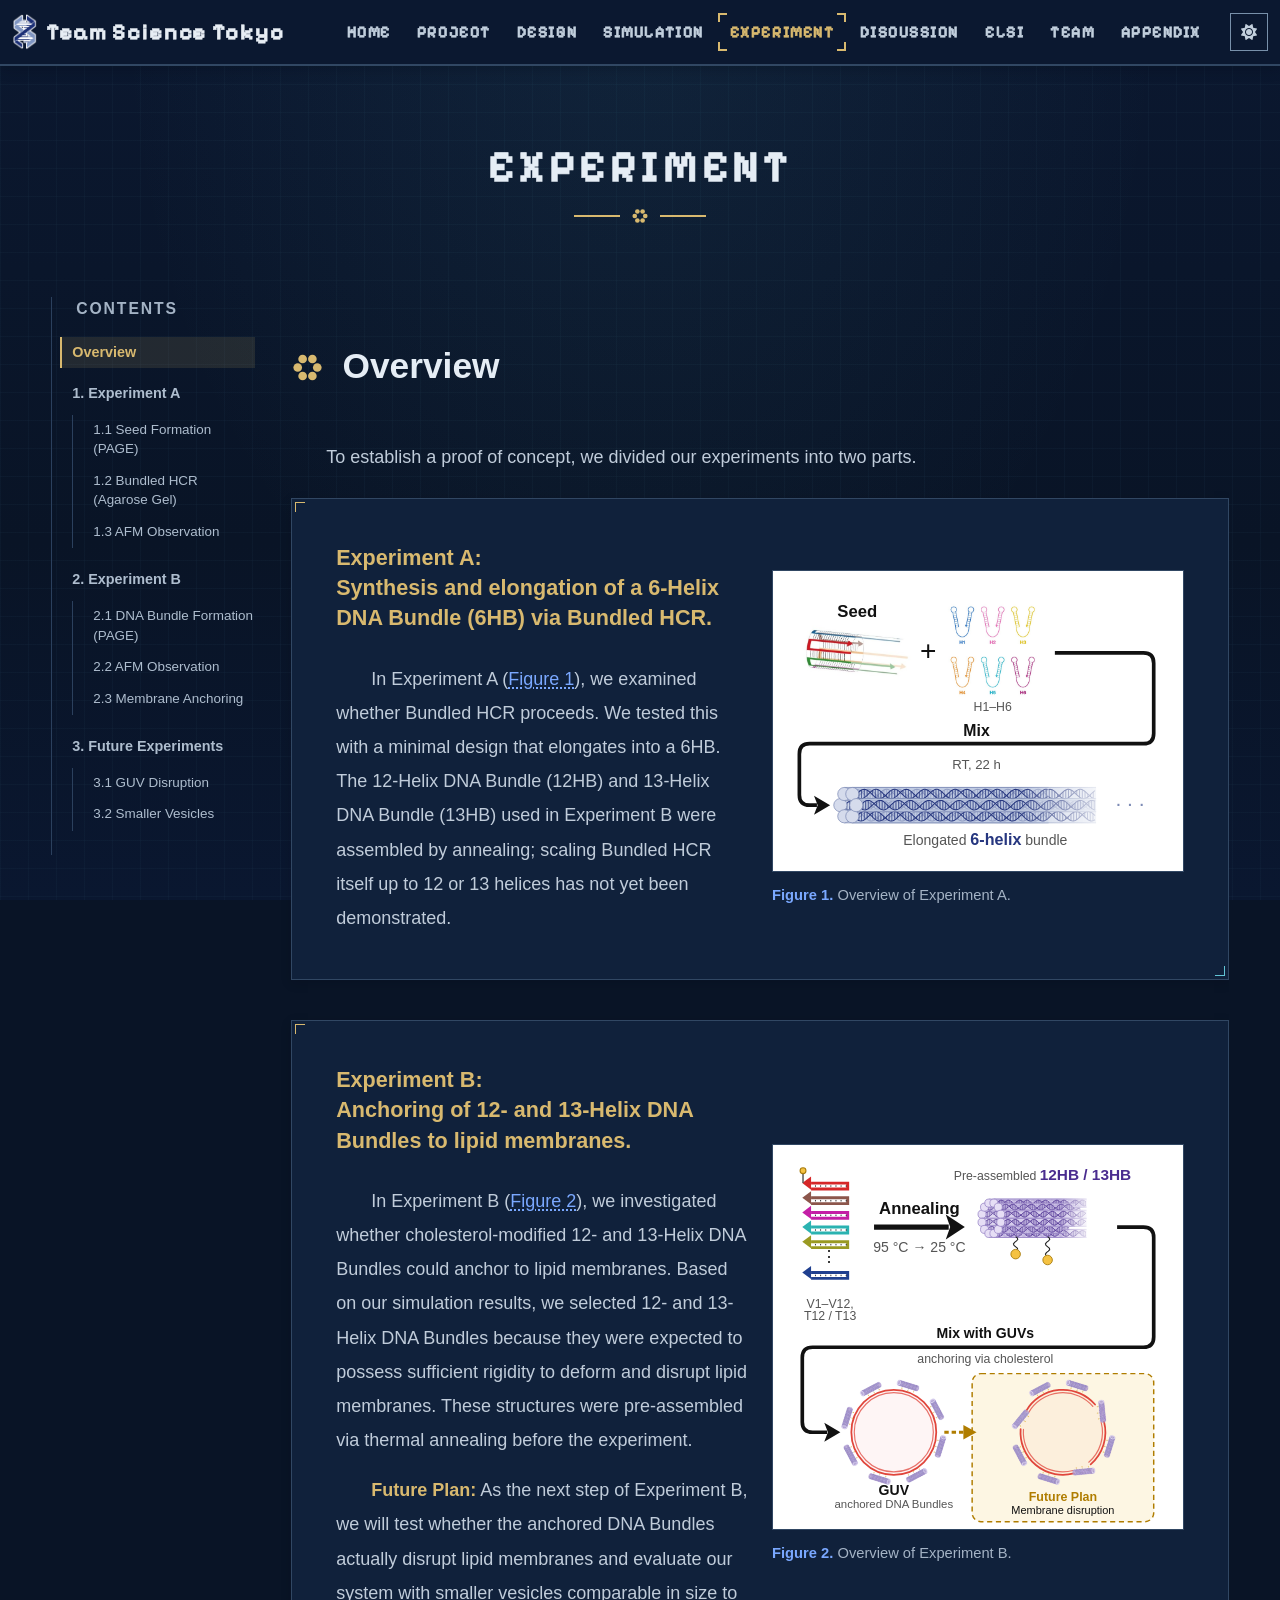
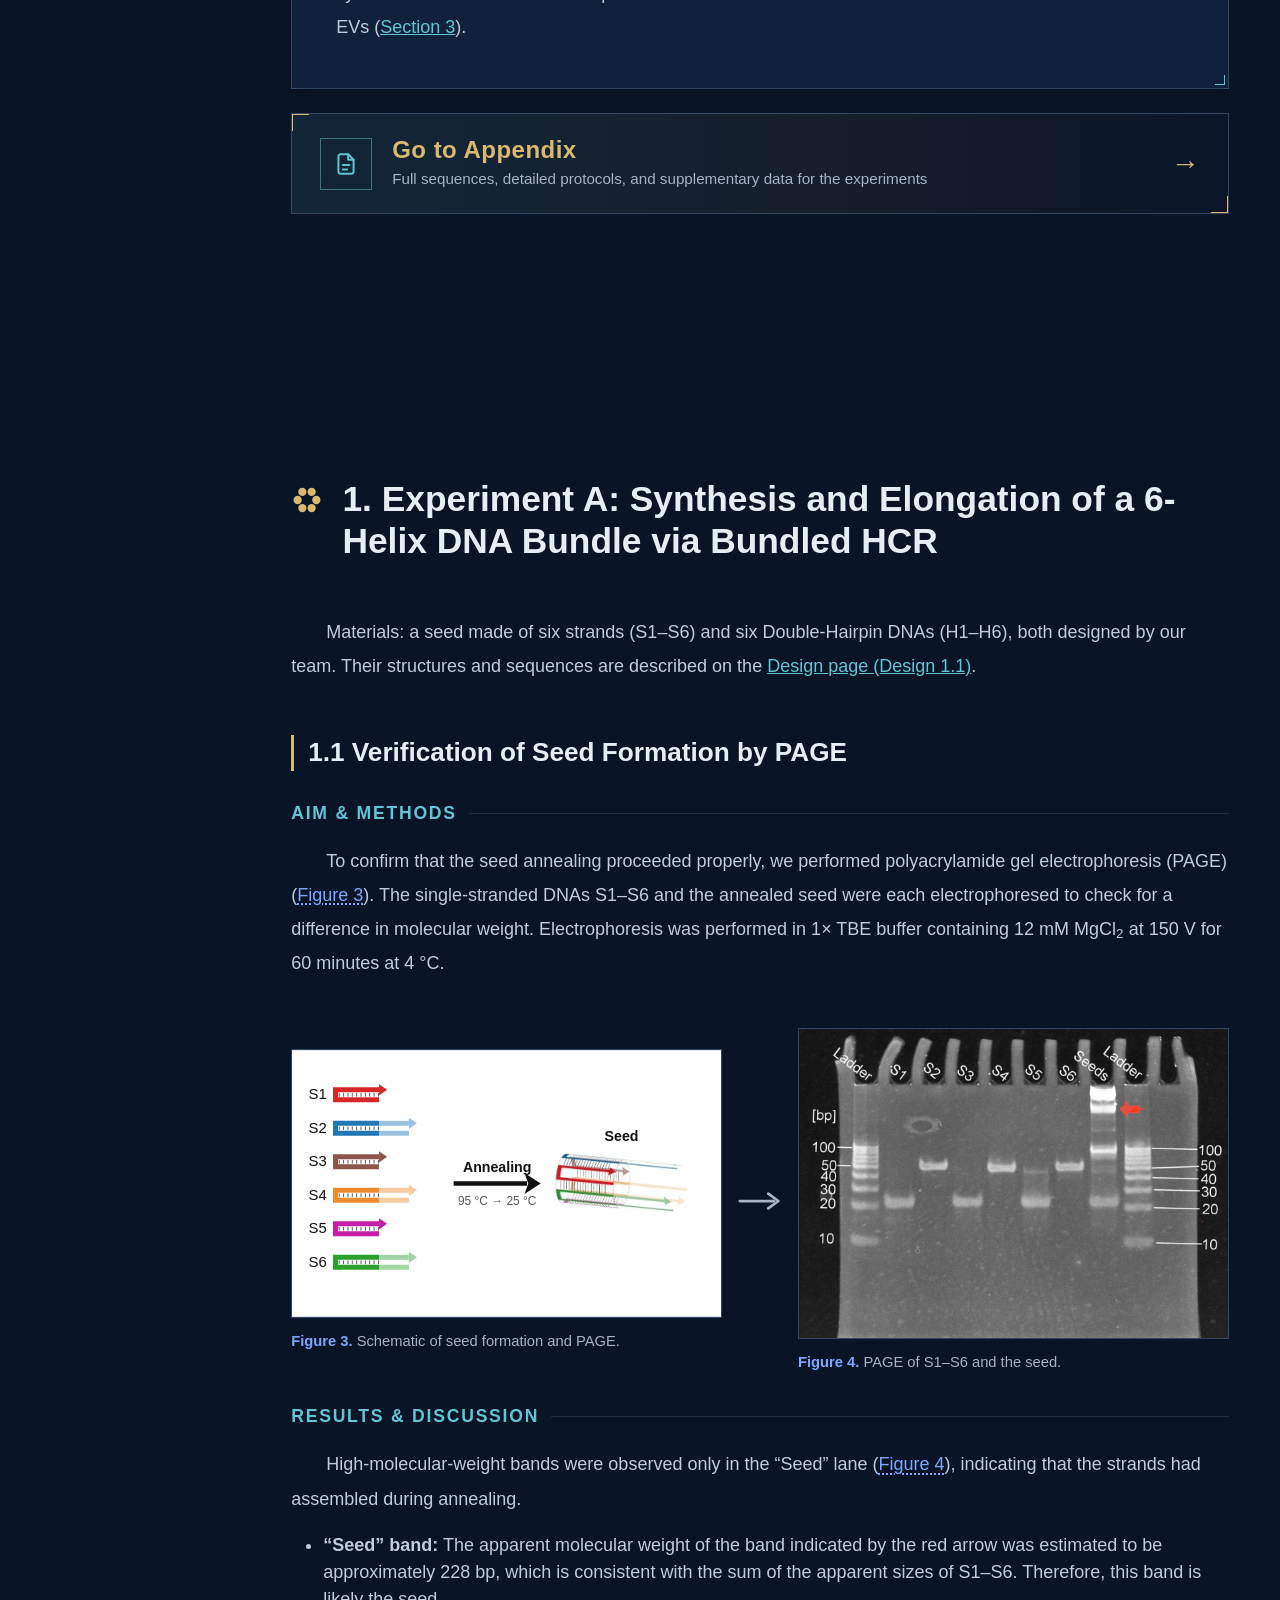
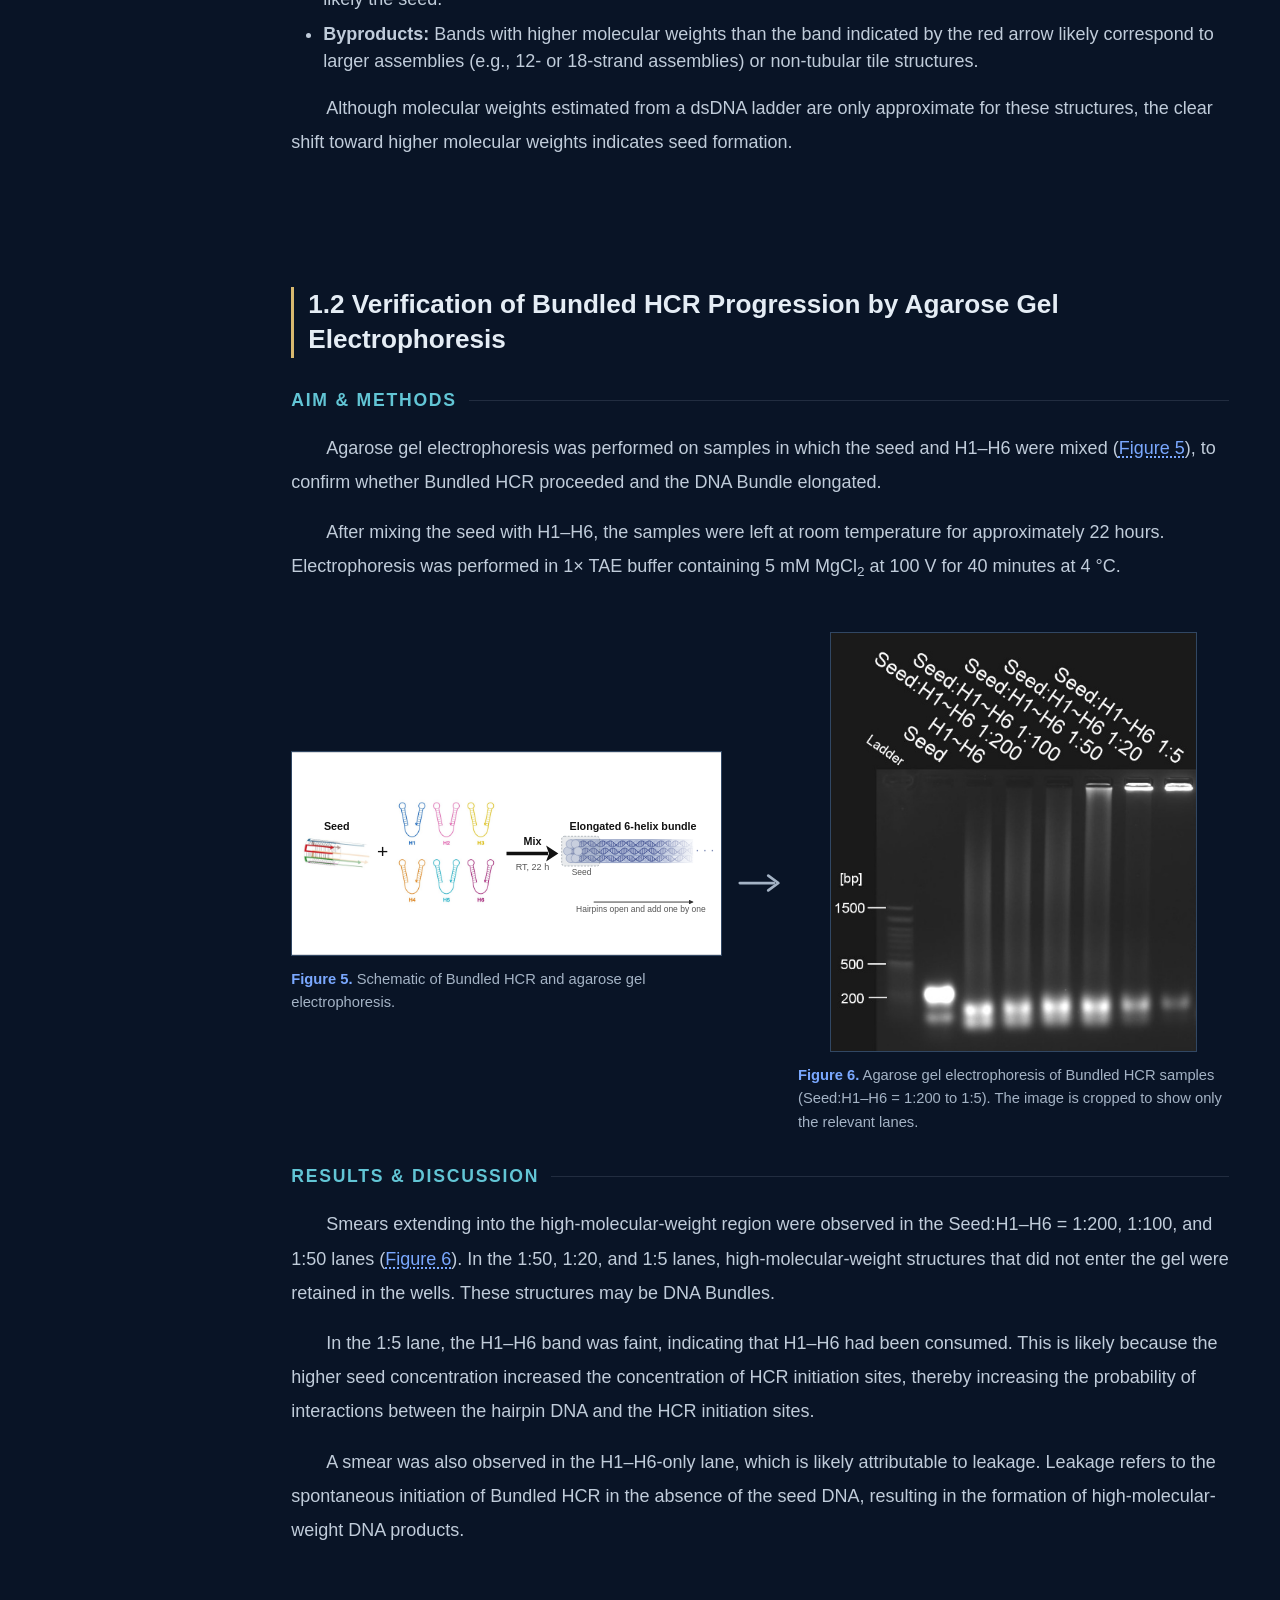
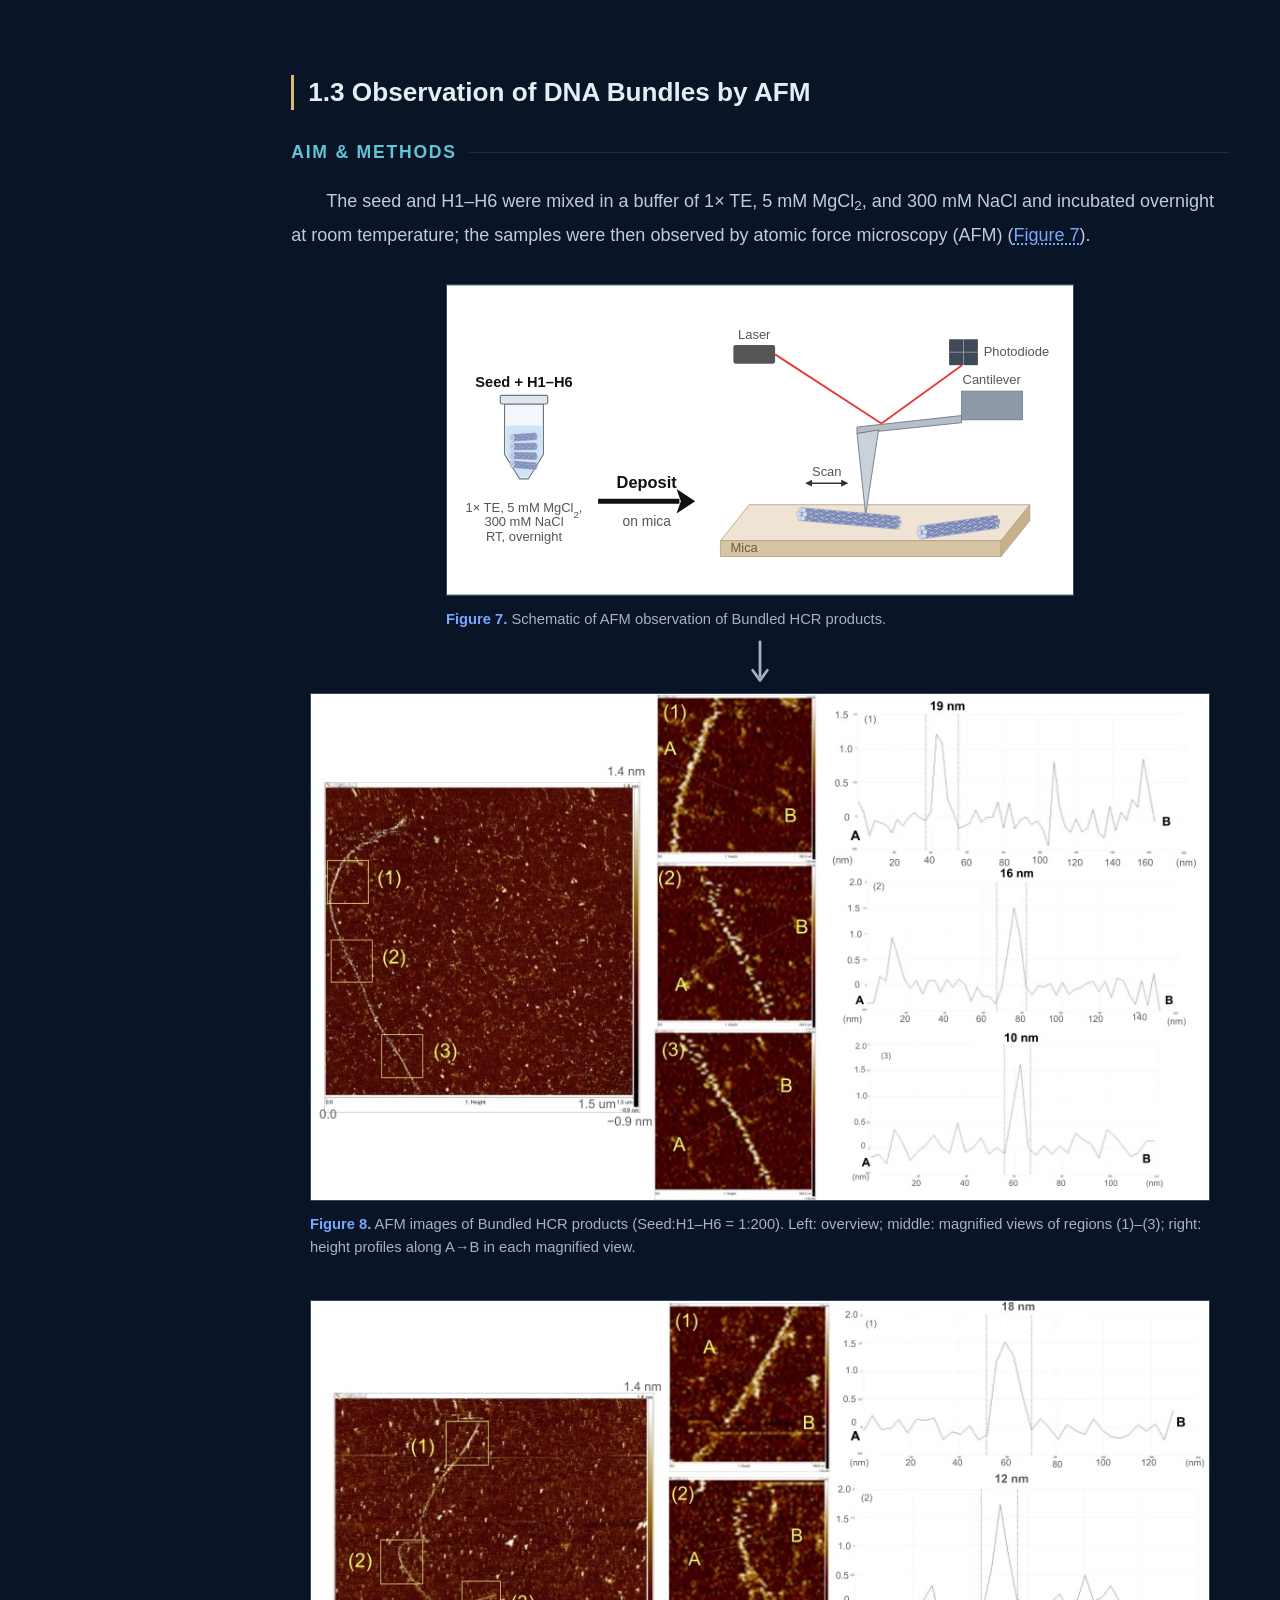
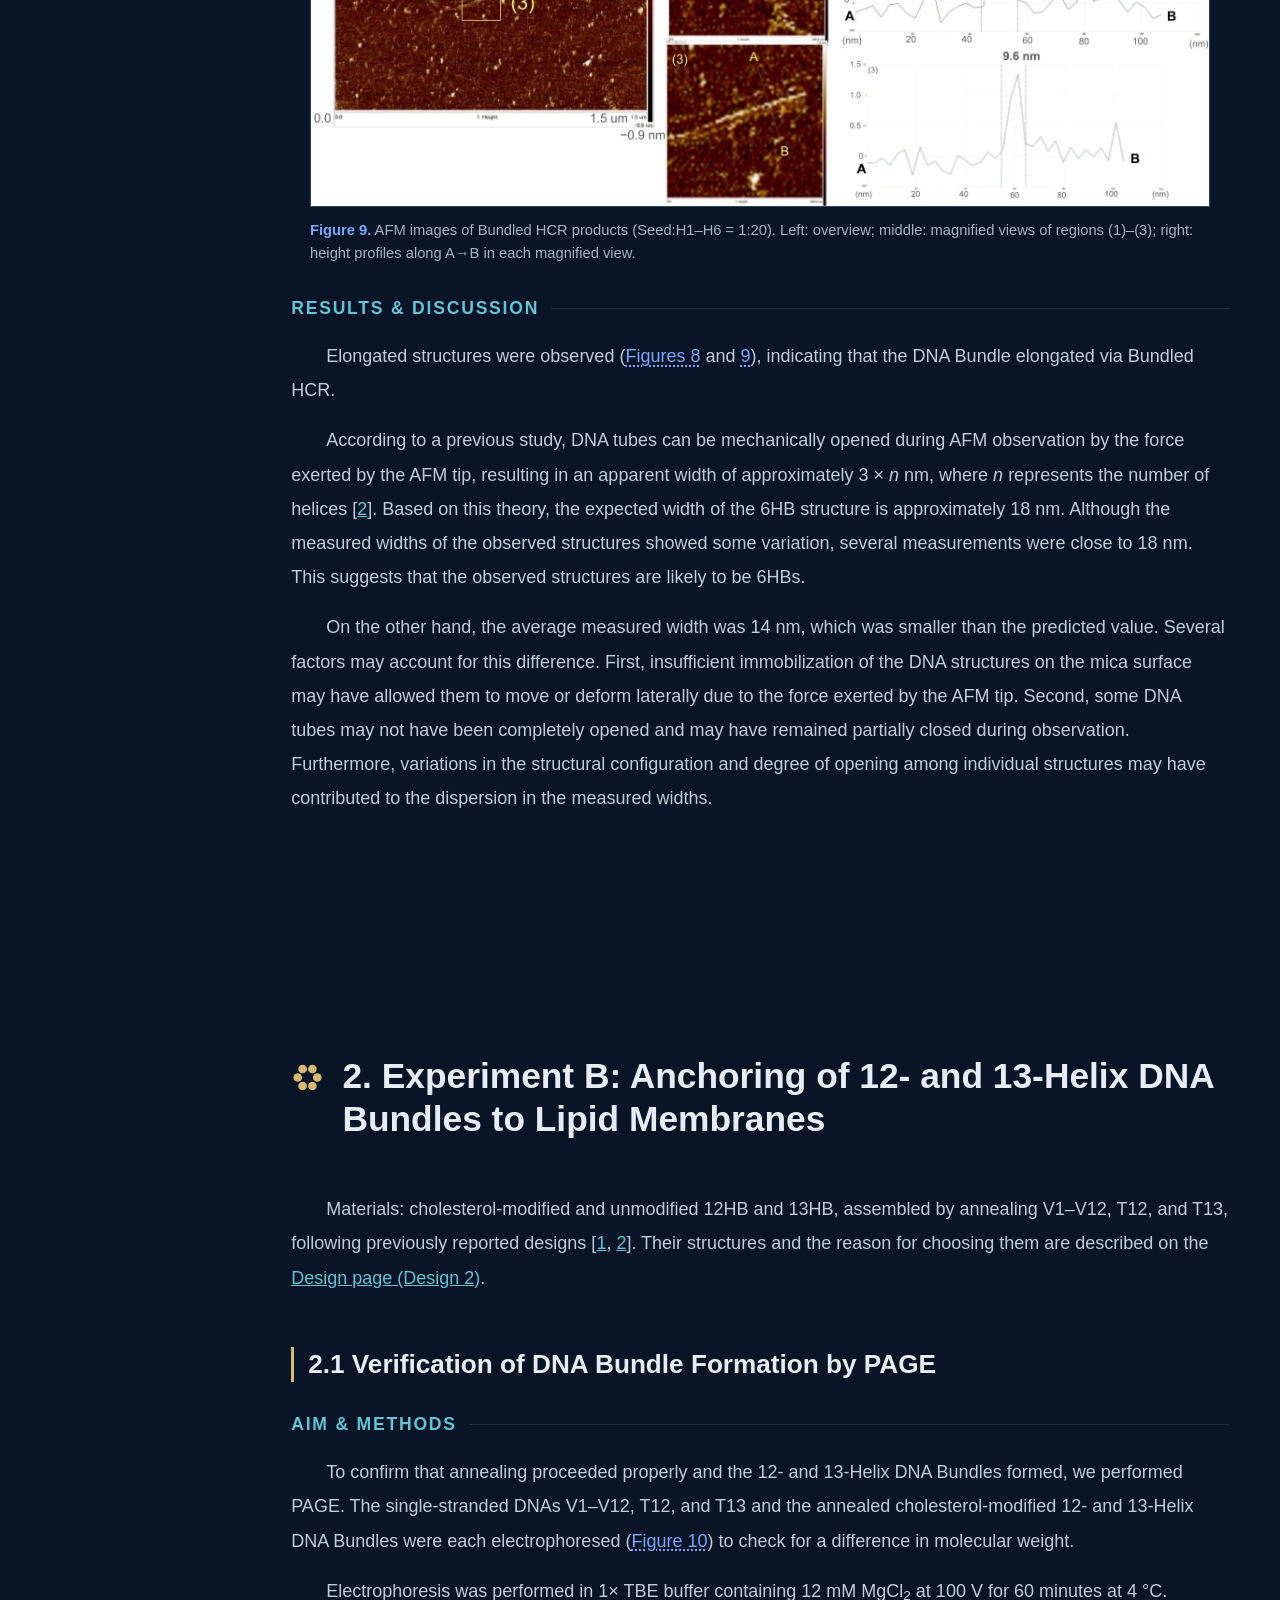
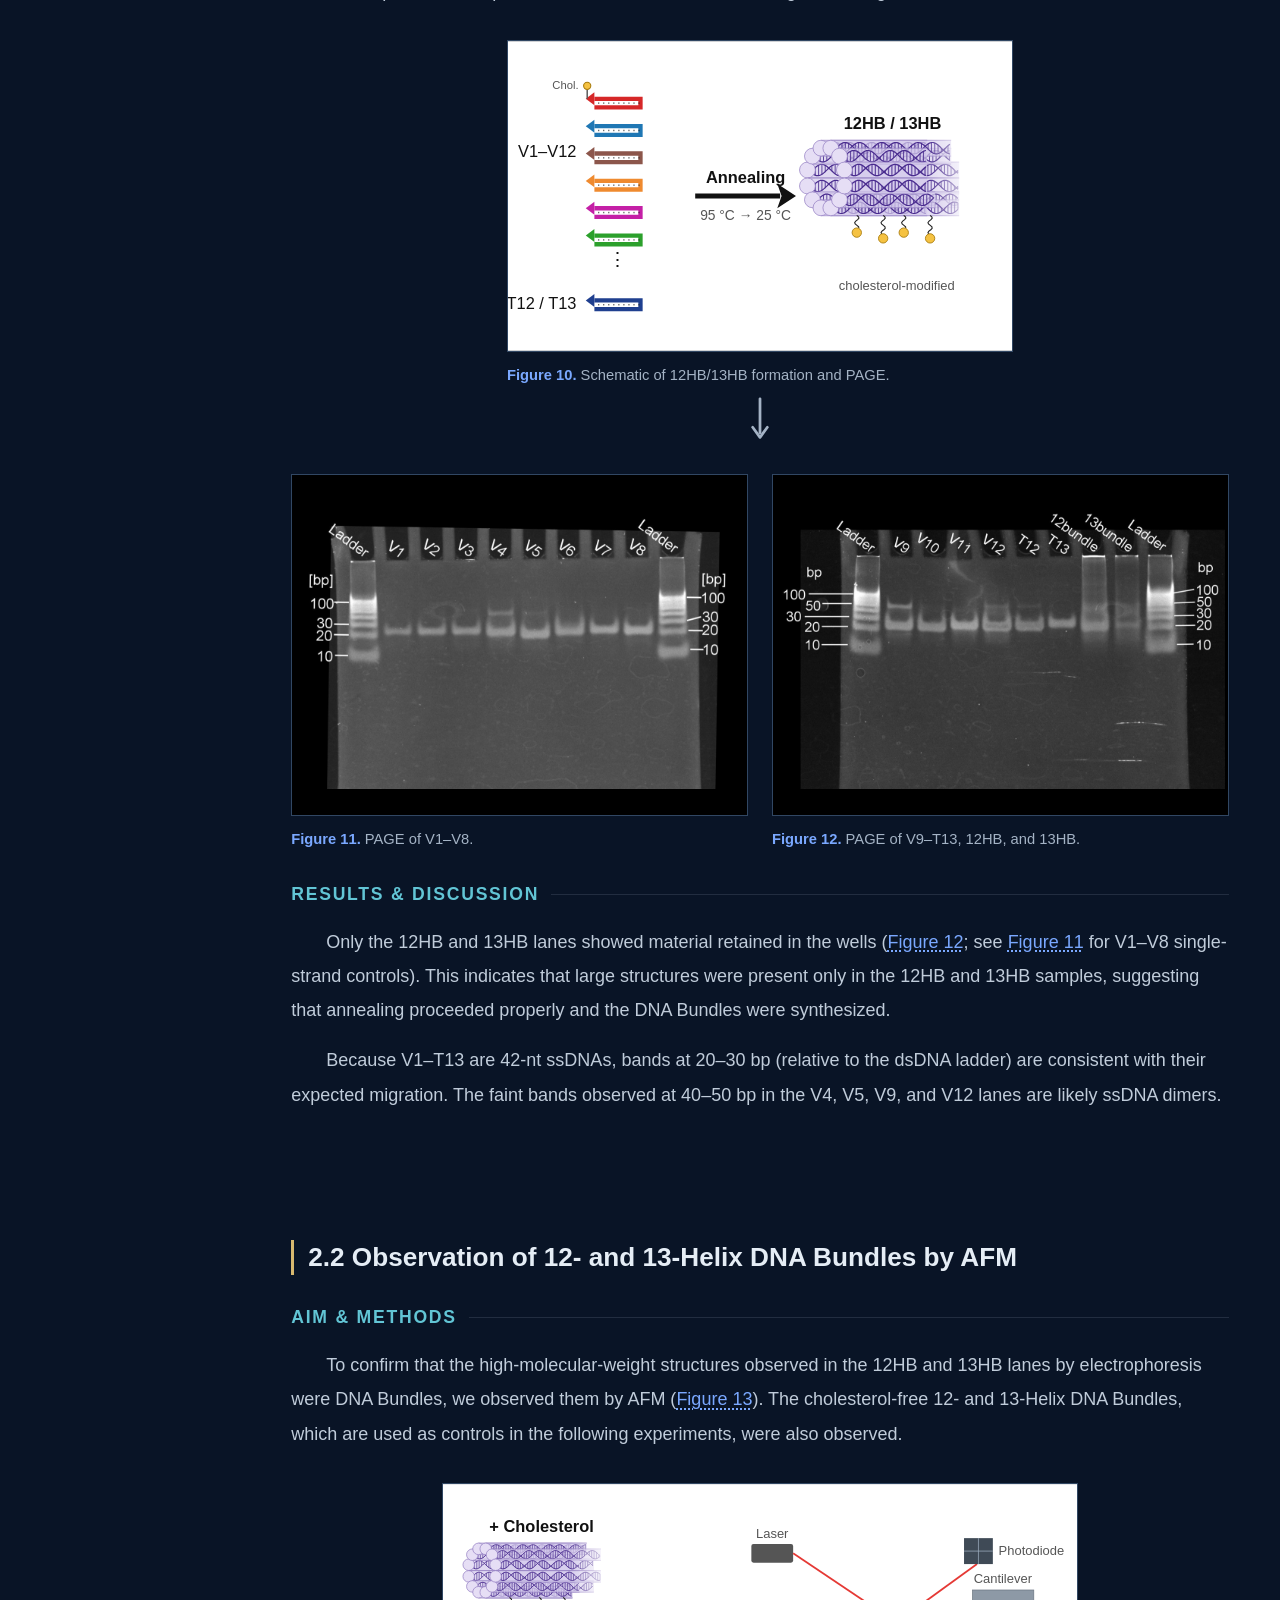
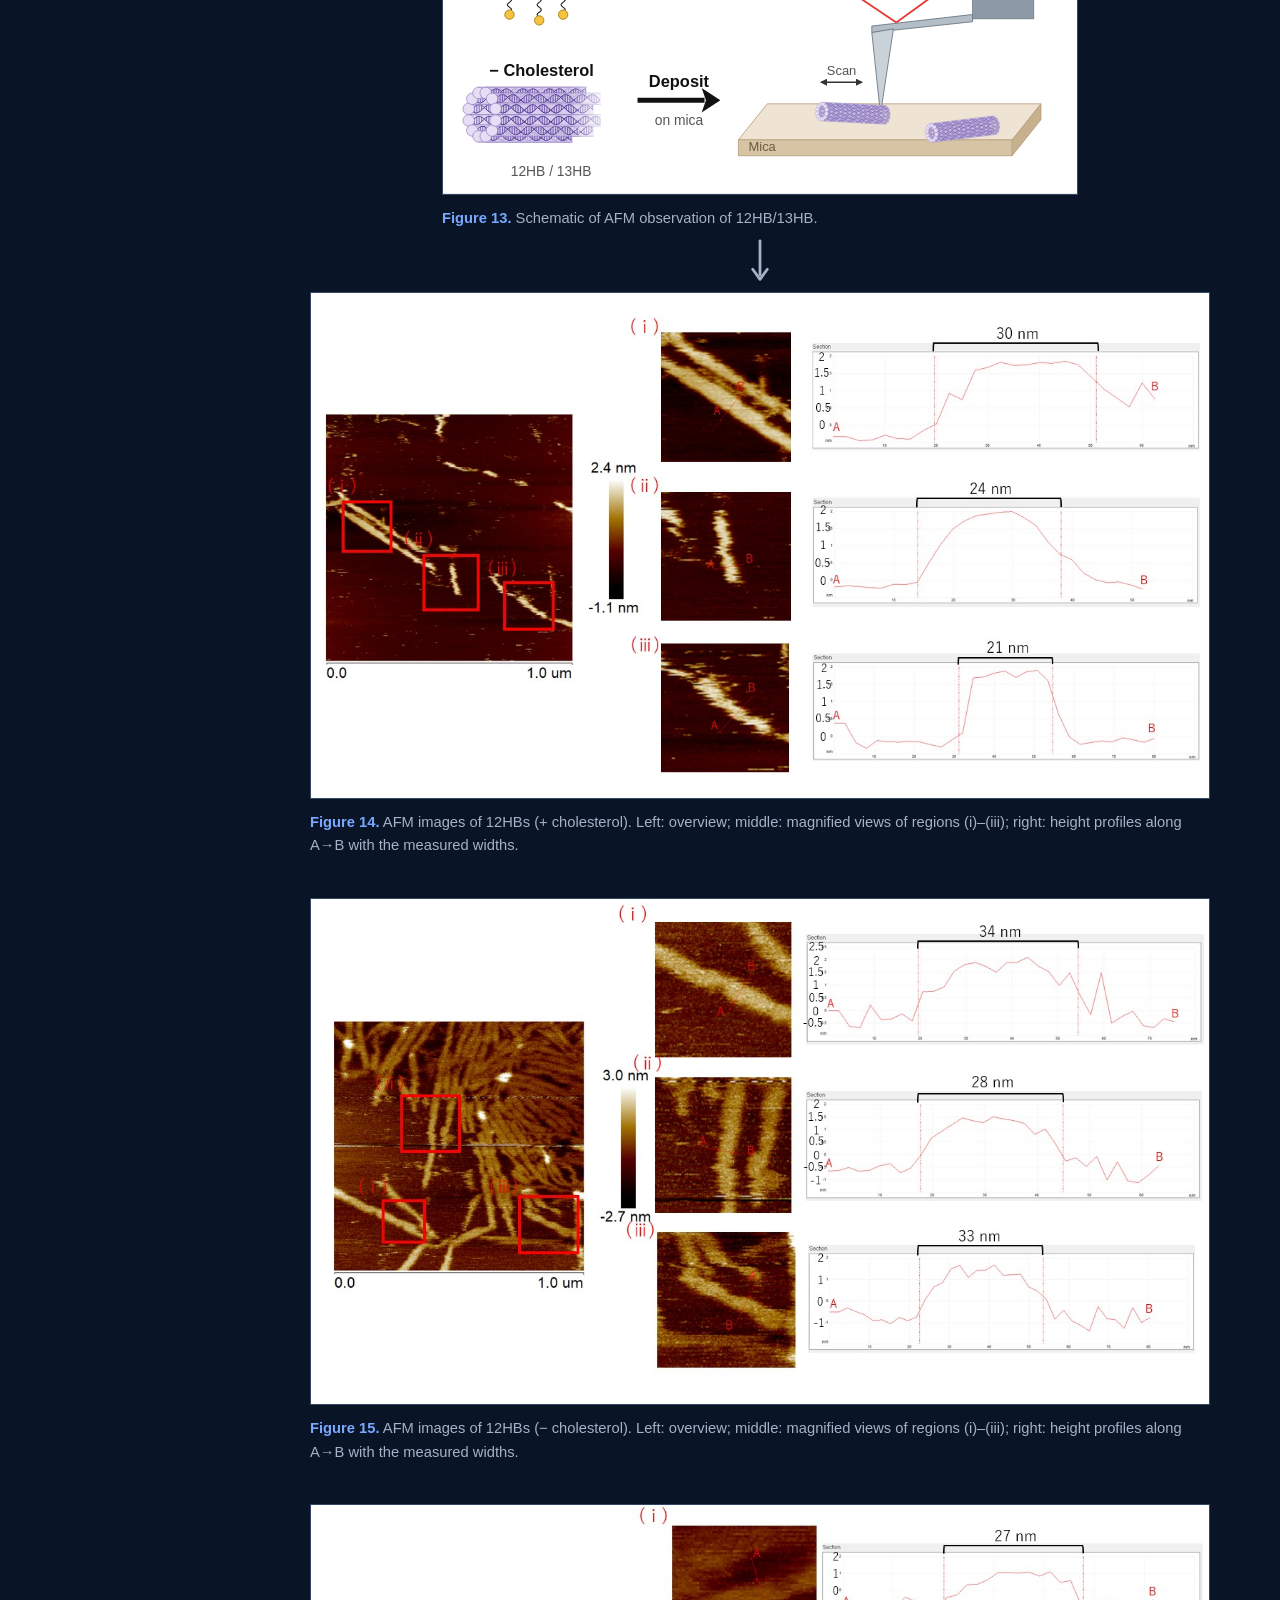
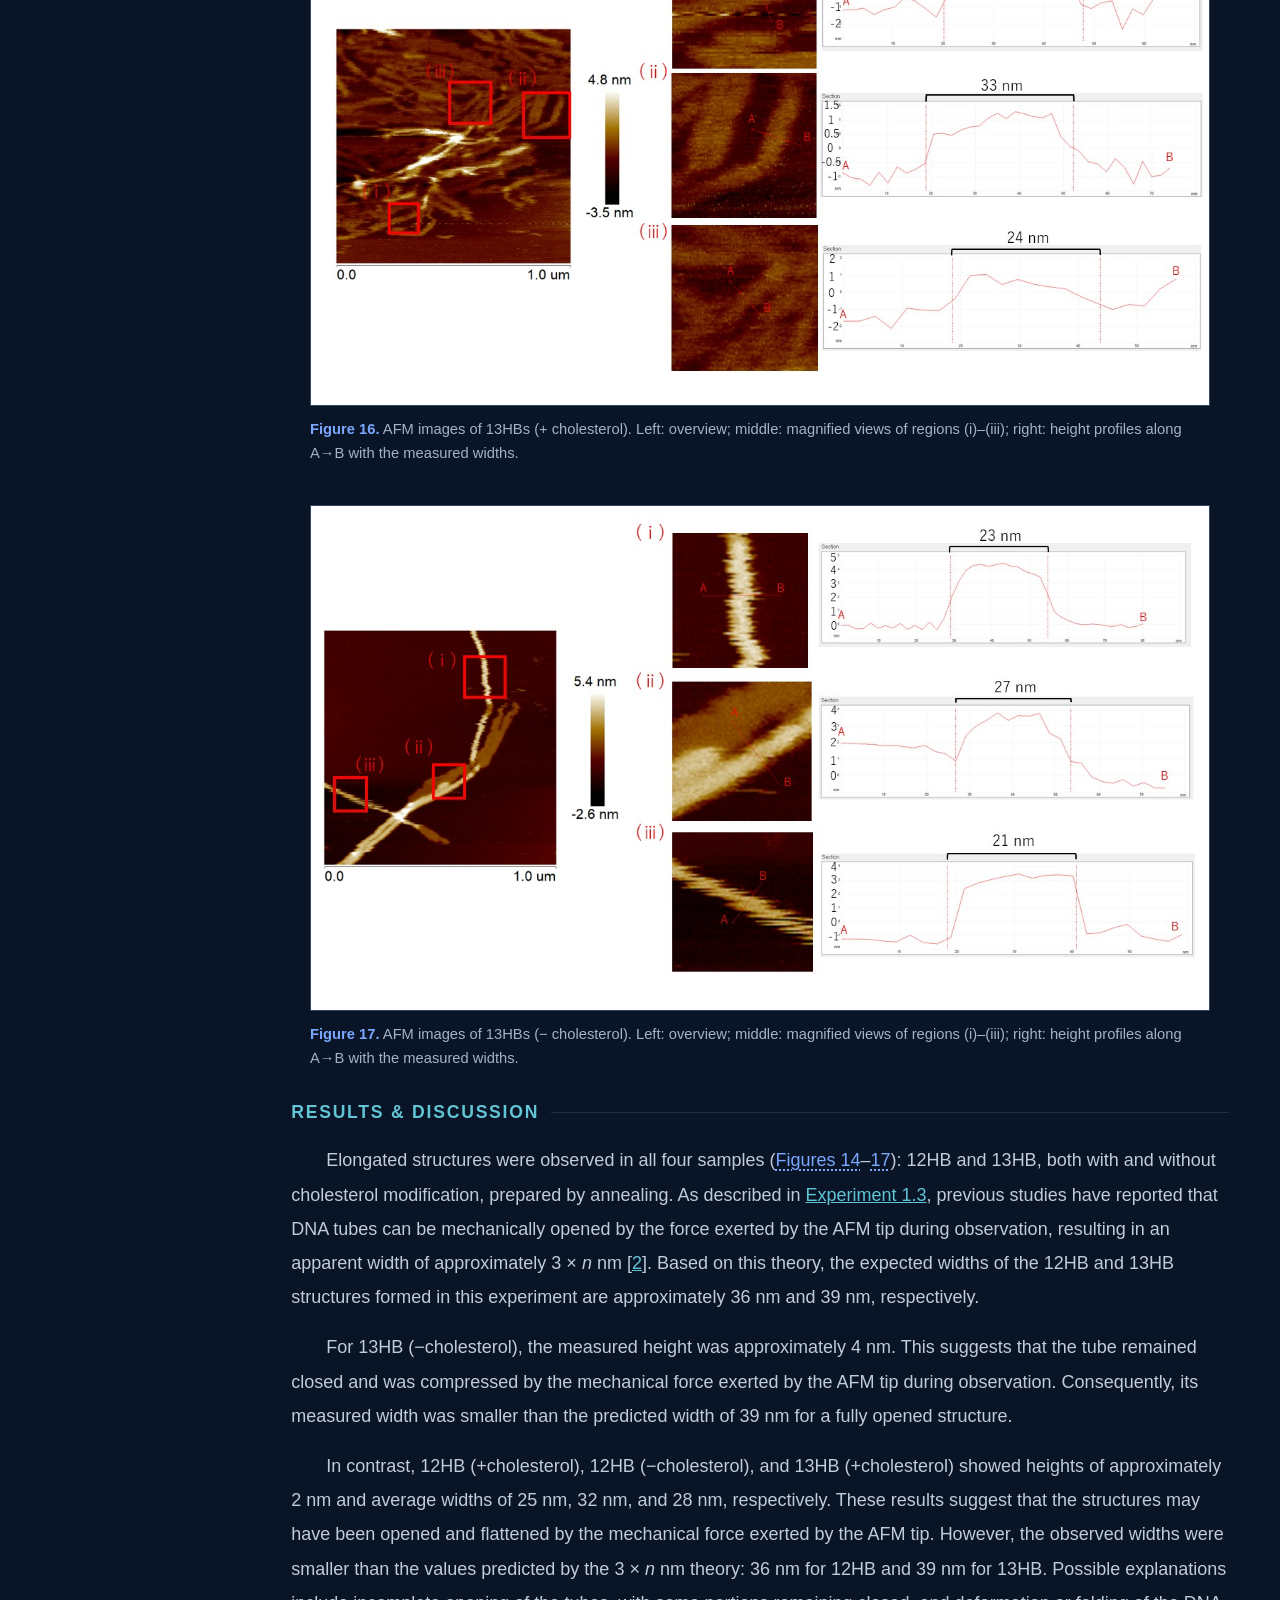
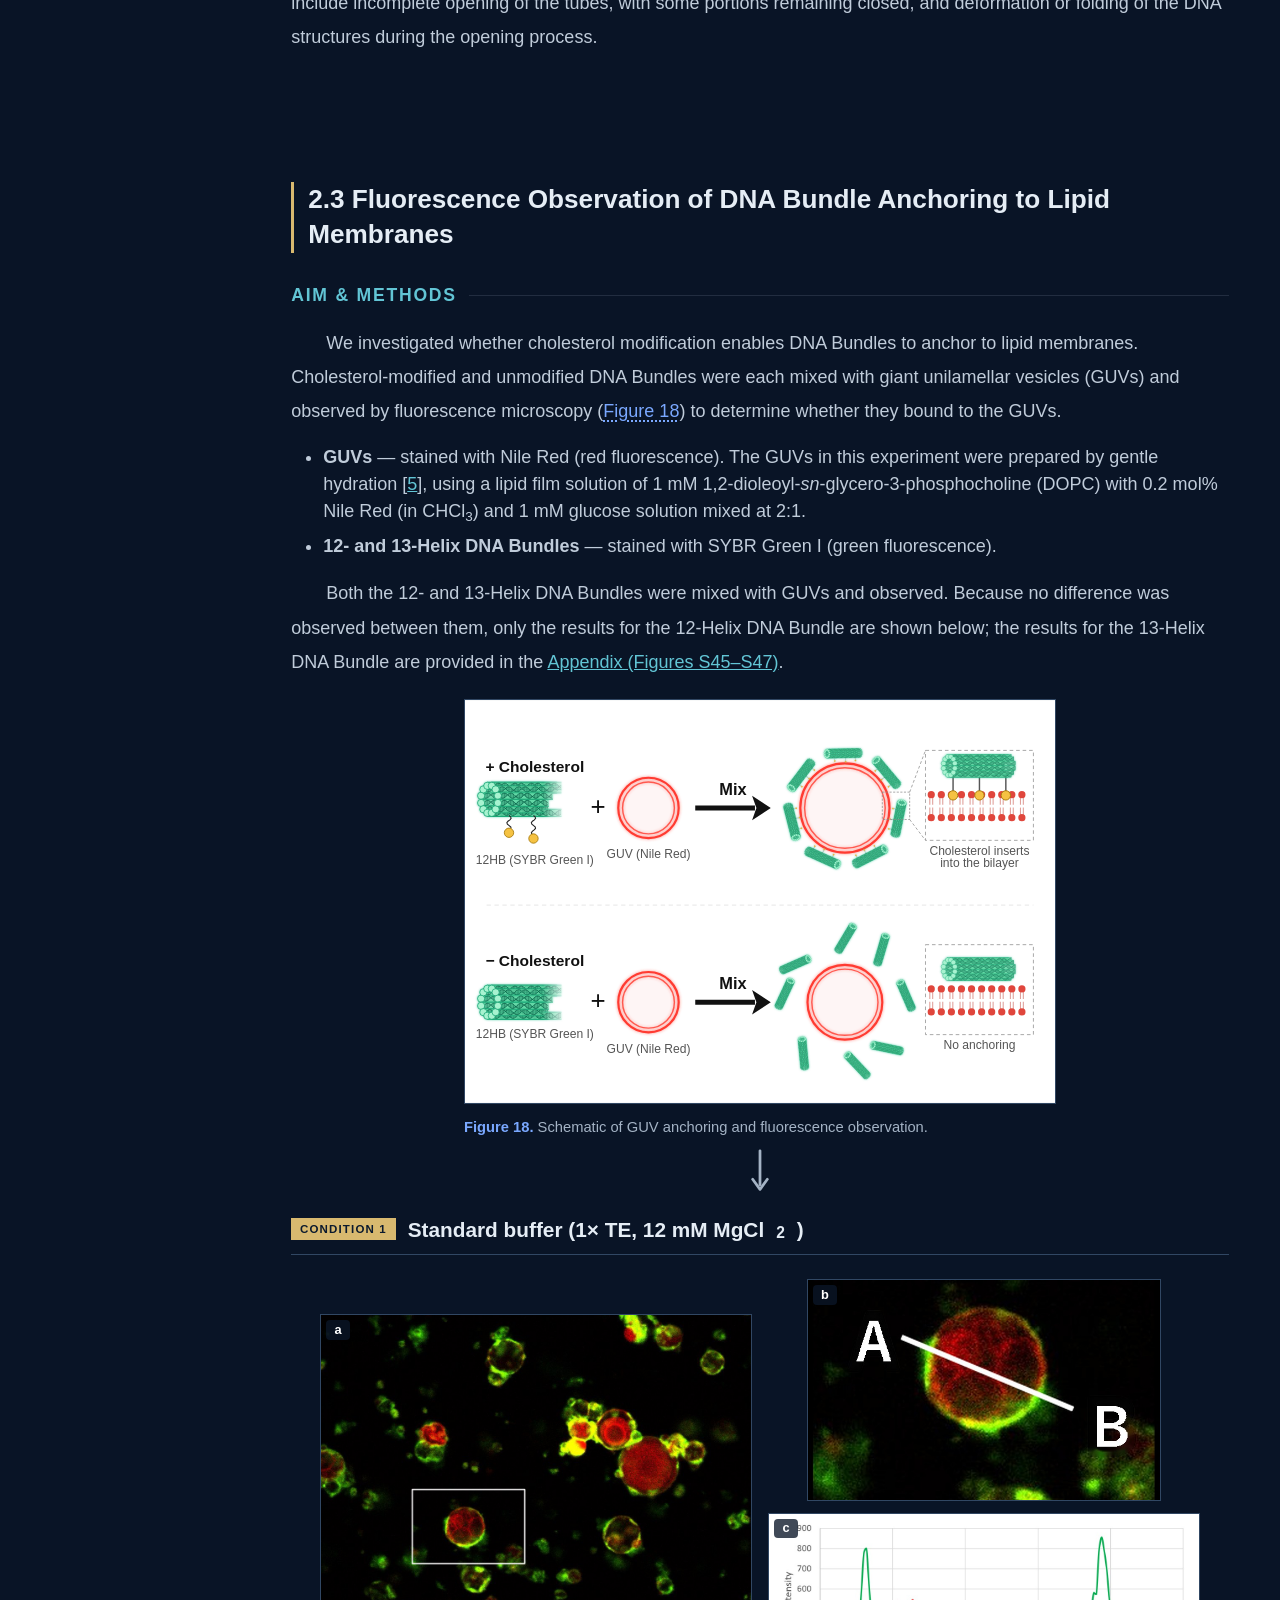
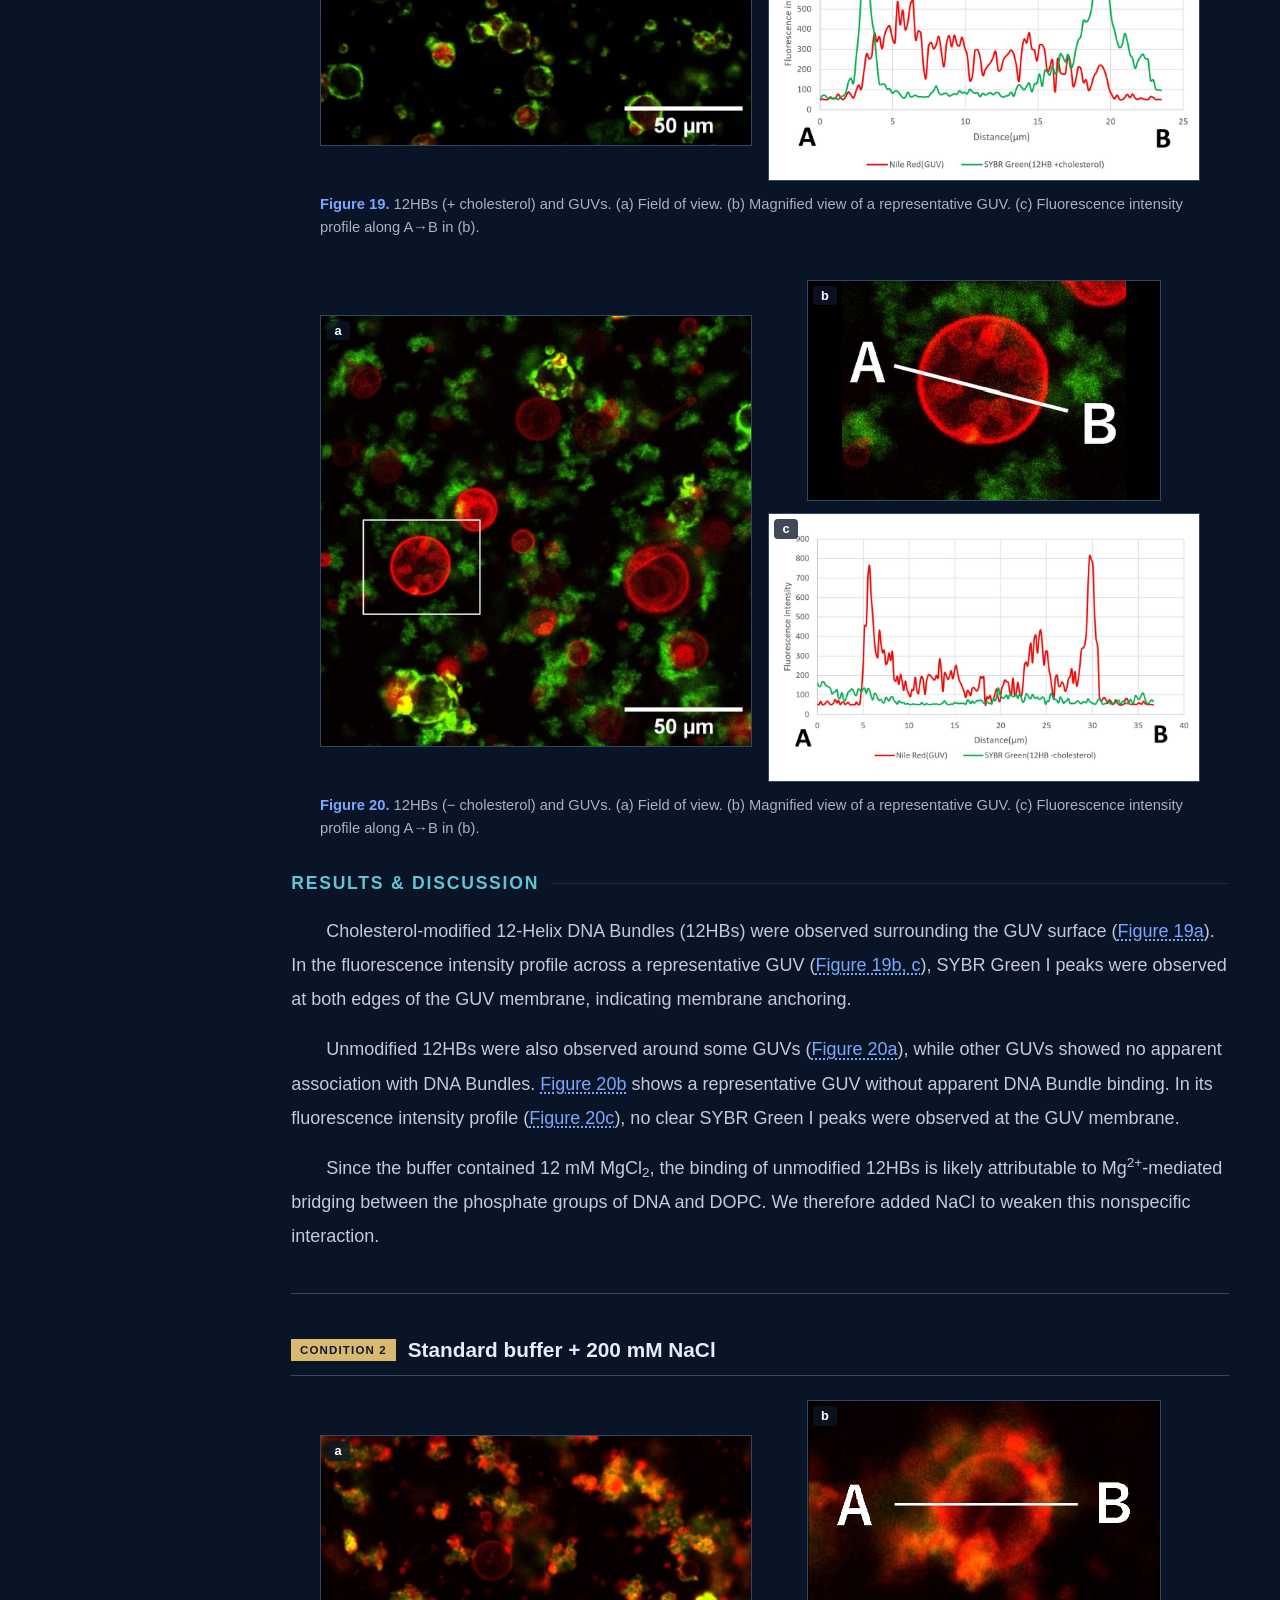
<file: experiment.html>
<!DOCTYPE html>
<html lang="en">
<head>
    <meta charset="UTF-8">
    <meta name="viewport" content="width=device-width, initial-scale=1.0">
    <title>EXPERIMENT | BIOMOD 2026 Team Science Tokyo</title>
    <link rel="icon" type="image/png" sizes="32x32" href="img/team_favicon_32.png?v=3">
    <link href="https://cdn.jsdelivr.net/npm/bootstrap@5.3.0/dist/css/bootstrap.min.css" rel="stylesheet">
    <link rel="stylesheet" href="style.css?v=20261114-64">
    <link rel="stylesheet" href="https://cdnjs.cloudflare.com/ajax/libs/font-awesome/6.5.1/css/all.min.css">
</head>
<body class="experiment-page" data-bs-spy="scroll" data-bs-target="#page-nav" data-bs-smooth-scroll="true" tabindex="0">

    <div class="ambient-particles" aria-hidden="true">
        <span></span><span></span><span></span><span></span>
        <span></span><span></span><span></span><span></span>
        <span></span><span></span><span></span><span></span>
    </div>

    <div id="header-placeholder"></div>

    <main class="container content-container px-3 px-md-0">
        <div class="text-center mb-5 pb-4">
            <h1 class="page-title">EXPERIMENT</h1>
            <div class="page-title-underline"></div>
        </div>

        <div class="row gx-3 gx-lg-5">
            <div class="col-lg-2 d-none d-lg-block">
                <nav id="page-nav" class="nav flex-column sticky-top sidebar-toc">
                    <span class="small fw-bold text-muted mb-3 tracking-widest ps-3">CONTENTS</span>
                    <a class="nav-link fw-bold" href="#overview">Overview</a>
                    <a class="nav-link fw-bold mt-2" href="#exp-a">1. Experiment A</a>
                    <div class="nav flex-column sidebar-toc-subnav">
                        <a class="nav-link" href="#exp-2-1">1.1 Seed Formation (PAGE)</a>
                        <a class="nav-link" href="#exp-2-2">1.2 Bundled HCR (Agarose Gel)</a>
                        <a class="nav-link" href="#exp-2-3">1.3 AFM Observation</a>
                    </div>
                    <a class="nav-link fw-bold mt-2" href="#exp-b">2. Experiment B</a>
                    <div class="nav flex-column sidebar-toc-subnav">
                        <a class="nav-link" href="#exp-3-1">2.1 DNA Bundle Formation (PAGE)</a>
                        <a class="nav-link" href="#exp-3-2">2.2 AFM Observation</a>
                        <a class="nav-link" href="#exp-3-3">2.3 Membrane Anchoring</a>
                    </div>
                    <a class="nav-link fw-bold mt-2" href="#exp-future">3. Future Experiments</a>
                    <div class="nav flex-column sidebar-toc-subnav">
                        <a class="nav-link" href="#exp-4-1">3.1 GUV Disruption</a>
                        <a class="nav-link" href="#exp-4-2">3.2 Smaller Vesicles</a>
                    </div>
                </nav>
            </div>

            <div class="col-lg-10">
                <!-- Overview -->
                <section id="overview" class="fade-in-section mb-5 pb-4 pt-4">
                    <h2 class="section-title">Overview</h2>
                    <p class="text-secondary mb-4">
                        To establish a proof of concept, we divided our experiments into two parts.
                    </p>

                    <!-- Experiment A の四角枠 -->
                    <div class="content-box mb-4">
                        <div class="row g-4 align-items-center">
                            <div class="col-lg-6">
                                <h4 class="h5 fw-bold mb-3 section-subtitle">Experiment A: <br>
                                    Synthesis and elongation of a 6-Helix DNA Bundle (6HB) via Bundled HCR.</h4>
                                <p class="text-secondary mb-0">
                                    In Experiment A (<a href="#fig-1">Figure 1</a>), we examined whether Bundled HCR proceeds. We tested this with a minimal design that elongates into a 6HB. The 12-Helix DNA Bundle (12HB) and 13-Helix DNA Bundle (13HB) used in Experiment B were assembled by annealing; scaling Bundled HCR itself up to 12 or 13 helices has not yet been demonstrated.
                                </p>
                            </div>
                            <div class="col-lg-6">
                                <figure id="fig-1" class="mb-0 exp-figure exp-scheme">
                                    <img src="img/EXPERIMENT/overview_a.svg?v=4" alt="Experiment A: the seed is mixed with H1–H6 at room temperature for 22 h and a 6-Helix DNA Bundle elongates by Bundled HCR"
                                        class="img-fluid d-block mx-auto border" loading="lazy" decoding="async">
                                    <figcaption class="text-secondary mt-3"><strong>Figure 1.</strong> Overview of Experiment A.</figcaption>
                                </figure>
                            </div>
                        </div>
                    </div>

                    <!-- Experiment B の四角枠 -->
                    <div class="content-box">
                        <div class="row g-4 align-items-center">
                            <div class="col-lg-6">
                                <h4 class="h5 fw-bold mb-3 section-subtitle">Experiment B: <br>
                                    Anchoring of 12- and 13-Helix DNA Bundles to lipid membranes.</h4>
                                <p class="text-secondary mb-0">
                                    In Experiment B (<a href="#fig-2">Figure 2</a>), we investigated whether cholesterol-modified 12- and 13-Helix DNA Bundles could anchor to lipid membranes. Based on our simulation results, we selected 12- and 13-Helix DNA Bundles because they were expected to possess sufficient rigidity to deform and disrupt lipid membranes. These structures were pre-assembled via thermal annealing before the experiment.
                                </p>
                                <p class="text-secondary mt-3 mb-0">
                                    <strong class="text-accent-gold">Future Plan:</strong> As the next step of Experiment B, we will test whether the anchored DNA Bundles actually disrupt lipid membranes and evaluate our system with smaller vesicles comparable in size to EVs (<a href="#exp-future">Section 3</a>).
                                </p>
                            </div>
                            <div class="col-lg-6">
                                <figure id="fig-2" class="mb-0 exp-figure exp-scheme">
                                    <img src="img/EXPERIMENT/overview_b.svg?v=8" alt="Experiment B: V1–V12 and cholesterol-modified T12/T13 are annealed into pre-assembled 12- and 13-Helix DNA Bundles, which are mixed with GUVs and anchor to the lipid membrane via cholesterol. Future plan: test membrane disruption by the anchored DNA Bundles"
                                        class="img-fluid d-block mx-auto border" loading="lazy" decoding="async">
                                    <figcaption class="text-secondary mt-3"><strong>Figure 2.</strong> Overview of Experiment B.</figcaption>
                                </figure>
                            </div>
                        </div>
                    </div>
                    <a class="appendix-cta mt-4" href="appendix.html#protocols">
                        <span class="appendix-cta-icon" aria-hidden="true">
                            <svg viewBox="0 0 24 24" width="26" height="26" fill="none" stroke="currentColor" stroke-width="1.8" stroke-linecap="round" stroke-linejoin="round"><path d="M14 3H7a2 2 0 0 0-2 2v14a2 2 0 0 0 2 2h10a2 2 0 0 0 2-2V8z"/><path d="M14 3v5h5"/><path d="M9 13h6M9 17h4"/></svg>
                        </span>
                        <span class="appendix-cta-text">
                            <span class="appendix-cta-title">Go to Appendix</span>
                            <span class="appendix-cta-sub">Full sequences, detailed protocols, and supplementary data for the experiments</span>
                        </span>
                        <span class="appendix-cta-arrow" aria-hidden="true">&rarr;</span>
                    </a>
                </section>

                <!-- 1. Experiment A -->
                <section id="exp-a" class="fade-in-section mb-5 pt-4">
                    <h2 class="section-title">1. Experiment A: Synthesis and Elongation of a 6-Helix DNA Bundle via Bundled HCR</h2>

                    <p class="text-secondary mb-0">
                        Materials: a seed made of six strands (S1&ndash;S6) and six Double-Hairpin DNAs (H1&ndash;H6),
                        both designed by our team. Their structures and sequences are described on the
                        <a href="design.html#seed-hairpins">Design page (Design 1.1)</a>.
                    </p>

                    <!-- 1.1 -->
                    <div id="exp-2-1" class="exp-subsection subsection">
                        <h3 class="h4 fw-bold mb-4">1.1 Verification of Seed Formation by PAGE</h3>

                        <div class="exp-block">
                            <h4 class="exp-label">Aim &amp; Methods</h4>
                            <p class="text-secondary mb-0">
                                To confirm that the seed annealing proceeded properly, we performed polyacrylamide gel electrophoresis (PAGE) (<a href="#fig-3">Figure 3</a>). The single-stranded DNAs S1–S6 and the annealed seed were each electrophoresed to check for a
                                difference in molecular weight. Electrophoresis was performed in 1× TBE buffer
                                containing 12 mM MgCl<sub>2</sub> at 150 V for 60 minutes at 4 °C.
                            </p>
                        </div>

                        <div class="exp-block">
                            <div class="row g-3 align-items-center exp-flow">
                                <div class="col-lg">
                                    <figure id="fig-3" class="mb-0 exp-figure exp-scheme">
                                        <img src="img/EXPERIMENT/scheme_seed_page.svg?v=8" alt="Schematic of Experiment 1.1: S1–S6 are annealed into the seed and compared with the single strands by PAGE"
                                            class="img-fluid d-block mx-auto border" loading="lazy" decoding="async">
                                        <figcaption class="text-secondary mt-3"><strong>Figure 3.</strong> Schematic of seed formation and PAGE.</figcaption>
                                    </figure>
                                </div>
                                <div class="col-lg-auto exp-flow-arrow" aria-hidden="true"><svg viewBox="0 0 48 24" width="48" height="24"><path d="M2 12h37" fill="none" stroke="currentColor" stroke-width="3" stroke-linecap="round"/><path d="M33 4l11 8-11 8" fill="none" stroke="currentColor" stroke-width="3" stroke-linecap="round" stroke-linejoin="round"/></svg></div>
                                <div class="col-lg">
                                    <figure id="fig-4" class="mb-0 exp-figure">
                                        <img src="img/EXPERIMENT/page_seed.jpg?v=3"
                                            alt="PAGE gel of S1–S6 and the annealed seed with DNA ladders"
                                            class="img-fluid w-100 border exp-fit exp-fit-dark exp-fit-4x3" loading="lazy" decoding="async">
                                        <figcaption class="text-secondary mt-3"><strong>Figure 4.</strong> PAGE of S1–S6 and
                                            the seed.</figcaption>
                                    </figure>
                                </div>
                            </div>
                        </div>

                        <div class="exp-block">
                            <h4 class="exp-label">Results &amp; Discussion</h4>
                            <p class="text-secondary mb-3">
                                High-molecular-weight bands were observed only in the &ldquo;Seed&rdquo; lane (<a href="#fig-4">Figure 4</a>), indicating
                                that the strands had assembled during annealing.
                            </p>
                            <ul class="text-secondary mb-3">
                                <li class="mb-2">
                                    <strong>&ldquo;Seed&rdquo; band:</strong> The apparent molecular weight of the band
                                    indicated by the red arrow was estimated to be approximately 228 bp, which is consistent with the sum of the apparent sizes of S1–S6. Therefore, this band is likely the seed.
                                </li>
                                <li>
                                    <strong>Byproducts:</strong> Bands with higher molecular weights than the band
                                    indicated by the red arrow likely correspond to larger assemblies (e.g., 12- or
                                    18-strand assemblies) or non-tubular tile structures.
                                </li>
                            </ul>
                            <p class="text-secondary mb-0">
                                Although molecular weights estimated from a dsDNA ladder are only approximate for these structures, the clear shift toward higher molecular weights indicates seed formation.
                            </p>
                        </div>
                    </div>

                    <!-- 1.2 -->
                    <div id="exp-2-2" class="exp-subsection subsection">
                        <h3 class="h4 fw-bold mb-4">1.2 Verification of Bundled HCR Progression by Agarose Gel Electrophoresis</h3>

                        <div class="exp-block">
                            <h4 class="exp-label">Aim &amp; Methods</h4>
                            <p class="text-secondary mb-3">
                                Agarose gel electrophoresis was performed on samples in which the seed and H1–H6 were
                                mixed (<a href="#fig-5">Figure 5</a>), to confirm whether Bundled HCR proceeded and the DNA Bundle elongated.
                            </p>
                            <p class="text-secondary mb-0">
                                After mixing the seed with H1–H6, the samples were left at room temperature for
                                approximately 22 hours. Electrophoresis was performed in 1× TAE buffer containing
                                5 mM MgCl<sub>2</sub> at 100 V for 40 minutes at 4 °C.
                            </p>
                        </div>

                        <div class="exp-block">
                            <div class="row g-3 align-items-center exp-flow">
                                <div class="col-lg">
                                    <figure id="fig-5" class="mb-0 exp-figure exp-scheme">
                                        <img src="img/EXPERIMENT/scheme_hcr_gel.svg?v=8" alt="Schematic of Experiment 1.2: the seed is mixed with H1–H6, the DNA Bundle elongates, and the products are analyzed by agarose gel electrophoresis"
                                            class="img-fluid d-block mx-auto border" loading="lazy" decoding="async">
                                        <figcaption class="text-secondary mt-3"><strong>Figure 5.</strong> Schematic of Bundled HCR and agarose gel electrophoresis.</figcaption>
                                    </figure>
                                </div>
                                <div class="col-lg-auto exp-flow-arrow" aria-hidden="true"><svg viewBox="0 0 48 24" width="48" height="24"><path d="M2 12h37" fill="none" stroke="currentColor" stroke-width="3" stroke-linecap="round"/><path d="M33 4l11 8-11 8" fill="none" stroke="currentColor" stroke-width="3" stroke-linecap="round" stroke-linejoin="round"/></svg></div>
                                <div class="col-lg">
                                    <figure id="fig-6" class="mb-0 exp-figure">
                                        <img src="img/EXPERIMENT/hcr_agarose_gel.jpg?v=2"
                                            alt="AGE of the seed mixed with H1–H6 at ratios ranging from 1:200 to 1:5, while keeping the H1–H6 concentration constant and varying the seed concentration. Seed-only and H1–H6-only samples were also loaded as controls."
                                            class="exp-crop-gel img-fluid w-100 border exp-fit exp-fit-dark" loading="lazy" decoding="async">
                                        <figcaption class="text-secondary mt-3"><strong>Figure 6.</strong> Agarose gel electrophoresis of Bundled HCR samples (Seed:H1–H6 = 1:200 to 1:5). The image is cropped to show only the relevant lanes.</figcaption>
                                    </figure>
                                </div>
                            </div>
                        </div>

                        <div class="exp-block">
                            <h4 class="exp-label">Results &amp; Discussion</h4>
                            <p class="text-secondary mb-3">
                                Smears extending into the high-molecular-weight region were observed in the
                                Seed:H1–H6 = 1:200, 1:100, and 1:50 lanes (<a href="#fig-6">Figure 6</a>). In the 1:50, 1:20, and 1:5 lanes,
                                high-molecular-weight structures that did not enter the gel were retained in the wells.
                                These structures may be DNA Bundles.
                            </p>
                            <p class="text-secondary mb-3">
                                In the 1:5 lane, the H1–H6 band was faint, indicating that H1–H6 had been consumed.
                                This is likely because the higher seed concentration increased the concentration of
                                HCR initiation sites, thereby increasing the probability of interactions between the
                                hairpin DNA and the HCR initiation sites.
                            </p>
                            <p class="text-secondary mb-0">
                                A smear was also observed in the H1–H6-only lane, which is likely attributable to
                                leakage. Leakage refers to the spontaneous initiation of Bundled HCR in the absence of the seed
                                DNA, resulting in the formation of high-molecular-weight DNA products.
                            </p>
                        </div>
                    </div>

                    <!-- 1.3 -->
                    <div id="exp-2-3" class="exp-subsection subsection">
                        <h3 class="h4 fw-bold mb-4">1.3 Observation of DNA Bundles by AFM</h3>

                        <div class="exp-block">
                            <h4 class="exp-label">Aim &amp; Methods</h4>
                            <p class="text-secondary mb-0">
                                The seed and H1–H6 were mixed in a buffer of 1× TE, 5 mM MgCl<sub>2</sub>, and 300 mM
                                NaCl and incubated overnight at room temperature; the samples were then observed by atomic force microscopy (AFM) (<a href="#fig-7">Figure 7</a>).
                            </p>
                        </div>

                        <div class="exp-block">
                            <figure id="fig-7" class="mb-0 exp-figure exp-scheme">
                                <img src="img/EXPERIMENT/scheme_hcr_afm.svg?v=8" alt="Schematic of Experiment 1.3: Bundled HCR products are deposited on mica and imaged by AFM"
                                    class="img-fluid d-block mx-auto border" loading="lazy" decoding="async">
                                <figcaption class="text-secondary mt-3"><strong>Figure 7.</strong> Schematic of AFM observation of Bundled HCR products.</figcaption>
                            </figure>
                            <div class="exp-flow-arrow exp-flow-arrow-down" aria-hidden="true"><svg viewBox="0 0 48 24" width="48" height="24"><path d="M2 12h37" fill="none" stroke="currentColor" stroke-width="3" stroke-linecap="round"/><path d="M33 4l11 8-11 8" fill="none" stroke="currentColor" stroke-width="3" stroke-linecap="round" stroke-linejoin="round"/></svg></div>
                            <figure id="fig-8" class="mb-0 exp-figure exp-afm-set">
                                <img src="img/EXPERIMENT/afm_hcr_1to200_a.jpg?v=3" alt="AFM height images of Bundled HCR products at Seed:H1–H6 = 1:200: overview, magnified views of regions (1)–(3), and height profiles along A to B"
                                    class="img-fluid w-100 border exp-afm-panel" loading="lazy" decoding="async">
                                <figcaption class="text-secondary mt-3"><strong>Figure 8.</strong> AFM images of Bundled HCR products (Seed:H1–H6 = 1:200). Left: overview; middle: magnified views of regions (1)–(3); right: height profiles along A&rarr;B in each magnified view.</figcaption>
                            </figure>
                            <figure id="fig-9" class="mb-0 exp-figure exp-afm-set">
                                <img src="img/EXPERIMENT/afm_hcr_1to200_b.jpg?v=3" alt="AFM height images of Bundled HCR products at Seed:H1–H6 = 1:20: overview, magnified views of regions (1)–(3), and height profiles along A to B"
                                    class="img-fluid w-100 border exp-afm-panel" loading="lazy" decoding="async">
                                <figcaption class="text-secondary mt-3"><strong>Figure 9.</strong> AFM images of Bundled HCR products (Seed:H1–H6 = 1:20). Left: overview; middle: magnified views of regions (1)–(3); right: height profiles along A&rarr;B in each magnified view.</figcaption>
                            </figure>
                        </div>

                        <div class="exp-block">
                            <h4 class="exp-label">Results &amp; Discussion</h4>
                            <p class="text-secondary mb-0">
                                Elongated structures were observed (<a href="#fig-8">Figures 8</a> and <a href="#fig-9">9</a>), indicating that the DNA Bundle elongated via Bundled
                                HCR.
                            </p>
                            <p class="text-secondary mt-3 mb-0">
                                According to a previous study, DNA tubes can be mechanically opened during AFM observation by the force exerted by the AFM tip, resulting in an apparent width of approximately 3 &times; <i>n</i> nm, where <i>n</i> represents the number of helices [<a href="#ref-2">2</a>]. Based on this theory, the expected width of the 6HB structure is approximately 18 nm. Although the measured widths of the observed structures showed some variation, several measurements were close to 18 nm. This suggests that the observed structures are likely to be 6HBs.
                            </p>
                            <p class="text-secondary mt-3 mb-0">
                                On the other hand, the average measured width was 14 nm, which was smaller than the predicted value. Several factors may account for this difference. First, insufficient immobilization of the DNA structures on the mica surface may have allowed them to move or deform laterally due to the force exerted by the AFM tip. Second, some DNA tubes may not have been completely opened and may have remained partially closed during observation. Furthermore, variations in the structural configuration and degree of opening among individual structures may have contributed to the dispersion in the measured widths.
                            </p>
                        </div>
                    </div>
                </section>

                <!-- 2. Experiment B -->
                <section id="exp-b" class="fade-in-section mb-5 pt-4">
                    <h2 class="section-title">2. Experiment B: Anchoring of 12- and 13-Helix DNA Bundles to Lipid Membranes</h2>

                    <p class="text-secondary mb-0">
                        Materials: cholesterol-modified and unmodified 12HB and 13HB, assembled by annealing V1&ndash;V12,
                        T12, and T13, following previously reported designs [<a href="#ref-1">1</a>, <a href="#ref-2">2</a>].
                        Their structures and the reason for choosing them are described on the
                        <a href="design.html#rigid-bundles">Design page (Design 2)</a>.
                    </p>

                    <!-- 2.1 -->
                    <div id="exp-3-1" class="exp-subsection subsection">
                        <h3 class="h4 fw-bold mb-4">2.1 Verification of DNA Bundle Formation by PAGE</h3>

                        <div class="exp-block">
                            <h4 class="exp-label">Aim &amp; Methods</h4>
                            <p class="text-secondary mb-3">
                                To confirm that annealing proceeded properly and the 12- and 13-Helix DNA Bundles formed,
                                we performed PAGE. The single-stranded DNAs V1–V12, T12, and T13 and the annealed cholesterol-modified 12- and 13-Helix DNA Bundles were each electrophoresed (<a href="#fig-10">Figure 10</a>) to check
                                for a difference in molecular weight.
                            </p>
                            <p class="text-secondary mb-0">
                                Electrophoresis was performed in 1× TBE buffer containing 12 mM MgCl<sub>2</sub> at
                                100 V for 60 minutes at 4 °C.
                            </p>
                        </div>

                        <div class="exp-block">
                            <figure id="fig-10" class="mb-0 exp-figure exp-scheme">
                                <img src="img/EXPERIMENT/scheme_bundle_page.svg?v=8" alt="Schematic of Experiment 2.1: V1–V12 and cholesterol-modified T12/T13 are annealed into 12- and 13-Helix DNA Bundles and compared with the single strands by PAGE"
                                    class="img-fluid d-block mx-auto border" loading="lazy" decoding="async">
                                <figcaption class="text-secondary mt-3"><strong>Figure 10.</strong> Schematic of 12HB/13HB formation and PAGE.</figcaption>
                            </figure>
                            <div class="exp-flow-arrow exp-flow-arrow-down" aria-hidden="true"><svg viewBox="0 0 48 24" width="48" height="24"><path d="M2 12h37" fill="none" stroke="currentColor" stroke-width="3" stroke-linecap="round"/><path d="M33 4l11 8-11 8" fill="none" stroke="currentColor" stroke-width="3" stroke-linecap="round" stroke-linejoin="round"/></svg></div>
                            <div class="row g-4">
                                <div class="col-12 col-md-6">
                                    <figure id="fig-11" class="mb-0 exp-figure">
                                        <img src="img/EXPERIMENT/page_V1-V8.jpg?v=3"
                                            alt="PAGE gel of single strands V1–V8 with DNA ladders"
                                            class="img-fluid w-100 border exp-fit exp-fit-dark exp-fit-4x3" loading="lazy" decoding="async">
                                        <figcaption class="text-secondary mt-3"><strong>Figure 11.</strong> PAGE of
                                            V1–V8.</figcaption>
                                    </figure>
                                </div>
                                <div class="col-12 col-md-6">
                                    <figure id="fig-12" class="mb-0 exp-figure">
                                        <img src="img/EXPERIMENT/page_V9-T13_bundles.jpg?v=3"
                                            alt="PAGE gel of V9–V12, T12, T13, and the 12- and 13-Helix DNA Bundles"
                                            class="img-fluid w-100 border exp-fit exp-fit-dark exp-fit-4x3" loading="lazy" decoding="async">
                                        <figcaption class="text-secondary mt-3"><strong>Figure 12.</strong> PAGE of
                                            V9–T13, 12HB, and 13HB.</figcaption>
                                    </figure>
                                </div>
                            </div>
                        </div>

                        <div class="exp-block">
                            <h4 class="exp-label">Results &amp; Discussion</h4>
                            <p class="text-secondary mb-3">
                                Only the 12HB and 13HB lanes showed material
                                retained in the wells (<a href="#fig-12">Figure 12</a>; see <a href="#fig-11">Figure 11</a> for V1–V8 single-strand controls). This indicates that large structures were present only
                                in the 12HB and 13HB samples, suggesting that annealing proceeded properly
                                and the DNA Bundles were synthesized.
                            </p>
                            <p class="text-secondary mb-0">
                                Because V1–T13 are 42-nt ssDNAs, bands at 20–30 bp (relative to the dsDNA ladder) are consistent with their expected migration. The faint
                                bands observed at 40–50 bp in the V4, V5, V9, and V12 lanes are likely ssDNA
                                dimers.
                            </p>
                        </div>
                    </div>

                    <!-- 2.2 -->
                    <div id="exp-3-2" class="exp-subsection subsection">
                        <h3 class="h4 fw-bold mb-4">2.2 Observation of 12- and 13-Helix DNA Bundles by AFM</h3>

                        <div class="exp-block">
                            <h4 class="exp-label">Aim &amp; Methods</h4>
                            <p class="text-secondary mb-0">
                                To confirm that the high-molecular-weight structures observed in the 12HB and 13HB lanes by electrophoresis were DNA Bundles, we observed them by AFM (<a href="#fig-13">Figure 13</a>). The
                                cholesterol-free 12- and 13-Helix DNA Bundles, which are used as controls in the
                                following experiments, were also observed.
                            </p>
                        </div>

                        <div class="exp-block">
                            <figure id="fig-13" class="mb-0 exp-figure exp-scheme">
                                <img src="img/EXPERIMENT/scheme_bundle_afm.svg?v=8" alt="Schematic of Experiment 2.2: 12- and 13-Helix DNA Bundles with and without cholesterol are deposited on mica and imaged by AFM"
                                    class="img-fluid d-block mx-auto border" loading="lazy" decoding="async">
                                <figcaption class="text-secondary mt-3"><strong>Figure 13.</strong> Schematic of AFM observation of 12HB/13HB.</figcaption>
                            </figure>
                            <div class="exp-flow-arrow exp-flow-arrow-down" aria-hidden="true"><svg viewBox="0 0 48 24" width="48" height="24"><path d="M2 12h37" fill="none" stroke="currentColor" stroke-width="3" stroke-linecap="round"/><path d="M33 4l11 8-11 8" fill="none" stroke="currentColor" stroke-width="3" stroke-linecap="round" stroke-linejoin="round"/></svg></div>
                            <figure id="fig-14" class="mb-0 exp-figure exp-afm-set">
                                <img src="img/EXPERIMENT/afm_12hb_chol_profile.jpg?v=3" alt="AFM height images of cholesterol-modified 12-Helix DNA Bundles: overview, magnified views of regions (i)–(iii), and height profiles along A to B with measured widths"
                                    class="img-fluid w-100 border exp-afm-panel" loading="lazy" decoding="async">
                                <figcaption class="text-secondary mt-3"><strong>Figure 14.</strong> AFM images of 12HBs (+ cholesterol). Left: overview; middle: magnified views of regions (i)–(iii); right: height profiles along A&rarr;B with the measured widths.</figcaption>
                            </figure>
                            <figure id="fig-15" class="mb-0 exp-figure exp-afm-set">
                                <img src="img/EXPERIMENT/afm_12hb_nochol_profile.jpg?v=3" alt="AFM height images of unmodified 12-Helix DNA Bundles: overview, magnified views of regions (i)–(iii), and height profiles along A to B with measured widths"
                                    class="img-fluid w-100 border exp-afm-panel" loading="lazy" decoding="async">
                                <figcaption class="text-secondary mt-3"><strong>Figure 15.</strong> AFM images of 12HBs (− cholesterol). Left: overview; middle: magnified views of regions (i)–(iii); right: height profiles along A&rarr;B with the measured widths.</figcaption>
                            </figure>
                            <figure id="fig-16" class="mb-0 exp-figure exp-afm-set">
                                <img src="img/EXPERIMENT/afm_13hb_chol_profile.jpg?v=3" alt="AFM height images of cholesterol-modified 13-Helix DNA Bundles: overview, magnified views of regions (i)–(iii), and height profiles along A to B with measured widths"
                                    class="img-fluid w-100 border exp-afm-panel" loading="lazy" decoding="async">
                                <figcaption class="text-secondary mt-3"><strong>Figure 16.</strong> AFM images of 13HBs (+ cholesterol). Left: overview; middle: magnified views of regions (i)–(iii); right: height profiles along A&rarr;B with the measured widths.</figcaption>
                            </figure>
                            <figure id="fig-17" class="mb-0 exp-figure exp-afm-set">
                                <img src="img/EXPERIMENT/afm_13hb_nochol_profile.jpg?v=3" alt="AFM height images of unmodified 13-Helix DNA Bundles: overview, magnified views of regions (i)–(iii), and height profiles along A to B with measured widths"
                                    class="img-fluid w-100 border exp-afm-panel" loading="lazy" decoding="async">
                                <figcaption class="text-secondary mt-3"><strong>Figure 17.</strong> AFM images of 13HBs (− cholesterol). Left: overview; middle: magnified views of regions (i)–(iii); right: height profiles along A&rarr;B with the measured widths.</figcaption>
                            </figure>
                        </div>

                        <div class="exp-block">
                            <h4 class="exp-label">Results &amp; Discussion</h4>
                            <p class="text-secondary mb-0">
                                Elongated structures were observed in all four samples (<a href="#fig-14">Figures 14</a>–<a href="#fig-17">17</a>): 12HB and 13HB, both with and
                                without cholesterol modification, prepared by annealing.
                                As described in <a href="#exp-2-3">Experiment 1.3</a>, previous studies have reported that DNA tubes can be mechanically opened by the force exerted by the AFM tip during observation, resulting in an apparent width of approximately 3 &times; <i>n</i> nm [<a href="#ref-2">2</a>]. Based on this theory, the expected widths of the 12HB and 13HB structures formed in this experiment are approximately 36 nm and 39 nm, respectively.
                            </p>
                            <p class="text-secondary mt-3 mb-0">
                                For 13HB (&minus;cholesterol), the measured height was approximately 4 nm. This suggests that the tube remained closed and was compressed by the mechanical force exerted by the AFM tip during observation. Consequently, its measured width was smaller than the predicted width of 39 nm for a fully opened structure.
                            </p>
                            <p class="text-secondary mt-3 mb-0">
                                In contrast, 12HB (+cholesterol), 12HB (&minus;cholesterol), and 13HB (+cholesterol) showed heights of approximately 2 nm and average widths of 25 nm, 32 nm, and 28 nm, respectively. These results suggest that the structures may have been opened and flattened by the mechanical force exerted by the AFM tip. However, the observed widths were smaller than the values predicted by the 3 &times; <i>n</i> nm theory: 36 nm for 12HB and 39 nm for 13HB. Possible explanations include incomplete opening of the tubes, with some portions remaining closed, and deformation or folding of the DNA structures during the opening process.
                            </p>
                        </div>
                    </div>

                    <!-- 2.3 -->
                    <div id="exp-3-3" class="exp-subsection subsection">
                        <h3 class="h4 fw-bold mb-4">2.3 Fluorescence Observation of DNA Bundle Anchoring to Lipid Membranes</h3>

                        <div class="exp-block">
                            <h4 class="exp-label">Aim &amp; Methods</h4>
                            <p class="text-secondary mb-3">
                                We investigated whether cholesterol modification enables DNA Bundles to anchor to lipid membranes.
                                Cholesterol-modified and unmodified DNA Bundles were each mixed with giant unilamellar vesicles (GUVs)
                                and observed by fluorescence microscopy (<a href="#fig-18">Figure 18</a>) to determine whether they bound to the GUVs.
                            </p>
                            <ul class="text-secondary mb-0">
                                <li class="mb-2">
                                    <strong>GUVs</strong> — stained with Nile Red (red fluorescence). The GUVs in this
                                    experiment were prepared by gentle hydration [<a href="#ref-5">5</a>], using a lipid film solution of 1 mM 1,2-dioleoyl-<i>sn</i>-glycero-3-phosphocholine (DOPC) with 0.2 mol% Nile Red (in CHCl<sub>3</sub>) and 1 mM glucose solution mixed
                                    at 2:1.
                                </li>
                                <li>
                                    <strong>12- and 13-Helix DNA Bundles</strong> — stained with SYBR Green I (green
                                    fluorescence).
                                </li>
                            </ul>
                            <p class="text-secondary mt-3 mb-0">
                                Both the 12- and 13-Helix DNA Bundles were mixed with GUVs and observed. Because no
                                difference was observed between them, only the results for the 12-Helix DNA Bundle are
                                shown below; the results for the 13-Helix DNA Bundle are provided in the <a href="appendix.html#wet-exp-b-3">Appendix (Figures S45–S47)</a>.
                            </p>
                            <figure id="fig-18" class="mb-0 exp-figure exp-scheme">
                                <img src="img/EXPERIMENT/scheme_guv.svg?v=8" alt="Schematic of Experiment 2.3: cholesterol-modified or unmodified DNA Bundles stained with SYBR Green I are mixed with Nile Red-stained GUVs and observed by fluorescence microscopy"
                                    class="img-fluid d-block mx-auto border" loading="lazy" decoding="async">
                                <figcaption class="text-secondary mt-3"><strong>Figure 18.</strong> Schematic of GUV anchoring and fluorescence observation.</figcaption>
                            </figure>
                            <div class="exp-flow-arrow exp-flow-arrow-down" aria-hidden="true"><svg viewBox="0 0 48 24" width="48" height="24"><path d="M2 12h37" fill="none" stroke="currentColor" stroke-width="3" stroke-linecap="round"/><path d="M33 4l11 8-11 8" fill="none" stroke="currentColor" stroke-width="3" stroke-linecap="round" stroke-linejoin="round"/></svg></div>
                        </div>

                        <div class="exp-block exp-condition-block">
                            <h5 class="wet-subhead exp-condition" data-cond="Condition 1" data-toc-label="Standard buffer">Standard buffer (1× TE, 12 mM MgCl<sub>2</sub>)</h5>
                            <div class="exp-stack-sets">
                                <figure id="fig-19" class="mb-0 exp-figure exp-set">
                                    <div class="row g-3 align-items-center">
                                        <div class="col-12 col-md-6">
                                            <div class="exp-stack-panel"><span class="exp-stack-tag">a</span>
                                            <img src="img/EXPERIMENT/guv_12helix_chol.jpg?v=3"
                                            alt="Fluorescence image of cholesterol-modified 12-Helix DNA Bundles (green) with GUVs (red)"
                                            class="img-fluid w-100 border exp-fit exp-fit-dark exp-fit-1x1" loading="lazy" decoding="async">
                                            </div>
                                        </div>
                                        <div class="col-12 col-md-6 exp-set-side">
                                            <div class="exp-stack-panel"><span class="exp-stack-tag">b</span>
                                            <img src="img/EXPERIMENT/guv_zoom_12hb_chol.jpg?v=1" alt="Magnified fluorescence image of cholesterol-modified 12HBs with a GUV; a white line from A to B crosses the GUV" class="img-fluid w-100 border exp-stack-zoom" loading="lazy" decoding="async">
                                            </div>
                                            <div class="exp-stack-panel"><span class="exp-stack-tag">c</span>
                                            <img src="img/EXPERIMENT/guv_profile_12hb_chol.jpg?v=1" alt="Fluorescence intensity profile of Nile Red (red) and SYBR Green I (green) along A to B for cholesterol-modified 12HBs with a GUV" class="img-fluid w-100 border exp-profile-graph" loading="lazy" decoding="async">
                                            </div>
                                        </div>
                                    </div>
                                    <figcaption class="text-secondary mt-3"><strong>Figure 19.</strong> 12HBs (+ cholesterol) and GUVs. (a) Field of view. (b) Magnified view of a representative GUV. (c) Fluorescence intensity profile along A&rarr;B in (b).</figcaption>
                                </figure>
                                <figure id="fig-20" class="mb-0 exp-figure exp-set">
                                    <div class="row g-3 align-items-center">
                                        <div class="col-12 col-md-6">
                                            <div class="exp-stack-panel"><span class="exp-stack-tag">a</span>
                                            <img src="img/EXPERIMENT/guv_12helix_nochol.jpg?v=3"
                                            alt="Fluorescence image of unmodified 12-Helix DNA Bundles (green) with GUVs (red)"
                                            class="img-fluid w-100 border exp-fit exp-fit-dark exp-fit-1x1" loading="lazy" decoding="async">
                                            </div>
                                        </div>
                                        <div class="col-12 col-md-6 exp-set-side">
                                            <div class="exp-stack-panel"><span class="exp-stack-tag">b</span>
                                            <img src="img/EXPERIMENT/guv_zoom_12hb_nochol.jpg?v=1" alt="Magnified fluorescence image of unmodified 12HBs with a GUV; a white line from A to B crosses the GUV" class="img-fluid w-100 border exp-stack-zoom" loading="lazy" decoding="async">
                                            </div>
                                            <div class="exp-stack-panel"><span class="exp-stack-tag">c</span>
                                            <img src="img/EXPERIMENT/guv_profile_12hb_nochol.jpg?v=1" alt="Fluorescence intensity profile of Nile Red (red) and SYBR Green I (green) along A to B for unmodified 12HBs with a GUV" class="img-fluid w-100 border exp-profile-graph" loading="lazy" decoding="async">
                                            </div>
                                        </div>
                                    </div>
                                    <figcaption class="text-secondary mt-3"><strong>Figure 20.</strong> 12HBs (− cholesterol) and GUVs. (a) Field of view. (b) Magnified view of a representative GUV. (c) Fluorescence intensity profile along A&rarr;B in (b).</figcaption>
                                </figure>
                            </div>
                        </div>

                        <div class="exp-block">
                            <h4 class="exp-label">Results &amp; Discussion</h4>
                            <p class="text-secondary mb-3">
                                Cholesterol-modified 12-Helix DNA Bundles (12HBs) were observed surrounding the GUV surface
                                (<a href="#fig-19">Figure 19a</a>). In the fluorescence intensity profile across a representative GUV
                                (<a href="#fig-19">Figure 19b, c</a>), SYBR Green I peaks were observed at both edges of the GUV
                                membrane, indicating membrane anchoring.
                            </p>
                            <p class="text-secondary mb-3">
                                Unmodified 12HBs were also observed around some GUVs (<a href="#fig-20">Figure 20a</a>), while other GUVs showed
                                no apparent association with DNA Bundles. <a href="#fig-20">Figure 20b</a> shows a representative GUV without apparent
                                DNA Bundle binding. In its fluorescence intensity profile (<a href="#fig-20">Figure 20c</a>), no clear SYBR Green I
                                peaks were observed at the GUV membrane.
                            </p>
                            <p class="text-secondary mb-0">
                                Since the buffer contained 12 mM MgCl<sub>2</sub>, the binding of unmodified 12HBs is
                                likely attributable to Mg<sup>2+</sup>-mediated bridging between the phosphate groups of
                                DNA and DOPC. We therefore added NaCl to weaken this nonspecific interaction.
                            </p>
                        </div>

                        <div class="exp-block exp-condition-block exp-block-divided">
                            <h5 class="wet-subhead exp-condition" data-cond="Condition 2" data-toc-label="+ 200 mM NaCl">Standard buffer + 200 mM NaCl</h5>
                            <div class="exp-stack-sets">
                                <figure id="fig-21" class="mb-0 exp-figure exp-set">
                                    <div class="row g-3 align-items-center">
                                        <div class="col-12 col-md-6">
                                            <div class="exp-stack-panel"><span class="exp-stack-tag">a</span>
                                            <img src="img/EXPERIMENT/guv_result2_a.jpg?v=3"
                                            alt="Fluorescence image of cholesterol-modified 12-Helix DNA Bundles (green) with GUVs (red) in 200 mM NaCl"
                                            class="img-fluid w-100 border exp-fit exp-fit-dark exp-fit-1x1" loading="lazy" decoding="async">
                                            </div>
                                        </div>
                                        <div class="col-12 col-md-6 exp-set-side">
                                            <div class="exp-stack-panel"><span class="exp-stack-tag">b</span>
                                            <img src="img/EXPERIMENT/guv_zoom_12hb_chol_nacl.jpg?v=1" alt="Magnified fluorescence image of cholesterol-modified 12HBs with a GUV in 200 mM NaCl; a white line from A to B crosses the GUV" class="img-fluid w-100 border exp-stack-zoom" loading="lazy" decoding="async">
                                            </div>
                                            <div class="exp-stack-panel"><span class="exp-stack-tag">c</span>
                                            <img src="img/EXPERIMENT/guv_profile_12hb_chol_nacl.jpg?v=1" alt="Fluorescence intensity profile of Nile Red (red) and SYBR Green I (green) along A to B for cholesterol-modified 12HBs with a GUV in 200 mM NaCl" class="img-fluid w-100 border exp-profile-graph" loading="lazy" decoding="async">
                                            </div>
                                        </div>
                                    </div>
                                    <figcaption class="text-secondary mt-3"><strong>Figure 21.</strong> 12HBs (+ cholesterol) and GUVs with 200 mM NaCl. (a) Field of view. (b) Magnified view of a representative GUV. (c) Fluorescence intensity profile along A&rarr;B in (b).</figcaption>
                                </figure>
                                <figure id="fig-22" class="mb-0 exp-figure exp-set">
                                    <div class="row g-3 align-items-center">
                                        <div class="col-12 col-md-6">
                                            <div class="exp-stack-panel"><span class="exp-stack-tag">a</span>
                                            <img src="img/EXPERIMENT/guv_result2_b.jpg?v=3"
                                            alt="Fluorescence image of unmodified 12-Helix DNA Bundles (green) with GUVs (red) in 200 mM NaCl"
                                            class="img-fluid w-100 border exp-fit exp-fit-dark exp-fit-1x1" loading="lazy" decoding="async">
                                            </div>
                                        </div>
                                        <div class="col-12 col-md-6 exp-set-side">
                                            <div class="exp-stack-panel"><span class="exp-stack-tag">b</span>
                                            <img src="img/EXPERIMENT/guv_zoom_12hb_nochol_nacl.jpg?v=1" alt="Magnified fluorescence image of unmodified 12HBs with a GUV in 200 mM NaCl; a white line from A to B crosses the GUV" class="img-fluid w-100 border exp-stack-zoom" loading="lazy" decoding="async">
                                            </div>
                                            <div class="exp-stack-panel"><span class="exp-stack-tag">c</span>
                                            <img src="img/EXPERIMENT/guv_profile_12hb_nochol_nacl.jpg?v=1" alt="Fluorescence intensity profile of Nile Red (red) and SYBR Green I (green) along A to B for unmodified 12HBs with a GUV in 200 mM NaCl" class="img-fluid w-100 border exp-profile-graph" loading="lazy" decoding="async">
                                            </div>
                                        </div>
                                    </div>
                                    <figcaption class="text-secondary mt-3"><strong>Figure 22.</strong> 12HBs (− cholesterol) and GUVs with 200 mM NaCl. (a) Field of view. (b) Magnified view of a representative GUV. (c) Fluorescence intensity profile along A&rarr;B in (b). In Figures 19–22, the brightness of the images in (a) and (b) was increased for visibility; the intensity profiles in (c) were measured on the original images without brightness adjustment.</figcaption>
                                </figure>
                            </div>
                        </div>

                        <div class="exp-block">
                            <h4 class="exp-label">Results &amp; Discussion</h4>
                            <p class="text-secondary mb-3">
                                In the presence of 200 mM NaCl, unmodified 12HBs no longer bound to GUVs (<a href="#fig-22">Figure 22a</a>), whereas
                                cholesterol-modified 12HBs remained anchored to the GUV surface (<a href="#fig-21">Figure 21a</a>). In the fluorescence
                                intensity profiles of representative GUVs (<a href="#fig-21">Figures 21b</a>, <a href="#fig-22">22b</a>), the SYBR Green I peaks
                                coincided with the Nile Red peaks of the membrane for cholesterol-modified 12HBs (<a href="#fig-21">Figure 21c</a>),
                                whereas no clear SYBR Green I peak was observed at the membrane for unmodified 12HBs (<a href="#fig-22">Figure 22c</a>).
                            </p>
                            <p class="text-secondary mb-0">
                                NaCl likely screened the Mg<sup>2+</sup>-mediated electrostatic binding, so that under these conditions, membrane binding was cholesterol-dependent.
                            </p>
                        </div>
                    </div>
                </section>

                <!-- 3. Future Experiments -->
                <section id="exp-future" class="fade-in-section mb-5 pt-4">
                    <h2 class="section-title">3. Future Experiments</h2>
                    <p class="text-secondary mb-0">
                        The following experiments are planned as a continuation of <a href="#exp-b">Experiment B</a>.
                    </p>

                    <div id="exp-4-1" class="exp-subsection subsection">
                        <h3 class="h4 fw-bold mb-4">3.1 Confirmation of GUV Disruption</h3>
                        <p class="text-secondary mb-0">
                            To investigate whether anchored DNA Bundles disrupt GUV membranes, we will perform a
                            calcein leakage assay (<a href="#fig-23">Figure 23</a>). Calcein is self-quenched at high concentrations and becomes highly
                            fluorescent when diluted [<a href="#ref-6">6</a>]. After replacing the external solution of
                            calcein-encapsulating GUVs with a calcein-free solution, the GUVs will be incubated with DNA
                            Bundles, and the fluorescence of the external solution will be monitored using a qPCR
                            instrument. An increase in fluorescence indicates calcein leakage, i.e., increased membrane
                            permeability. GUVs without DNA Bundles and GUVs treated with Triton X-100 will be used as
                            the negative and positive (complete leakage) controls, respectively.
                        </p>
                        <figure id="fig-23" class="mb-0 mt-4 exp-figure exp-scheme">
                            <img src="img/EXPERIMENT/scheme_calcein.svg?v=2" alt="Planned calcein leakage assay: calcein-loaded GUVs (self-quenched) and cholesterol-modified 12-Helix DNA Bundles are mixed in qPCR tubes, and fluorescence is recorded over time from the moment of mixing; if the membrane is disrupted, leaked calcein is diluted and becomes fluorescent. GUVs without DNA Bundles and GUVs treated with Triton X-100 serve as controls"
                                class="img-fluid d-block mx-auto border" loading="lazy" decoding="async">
                            <figcaption class="text-secondary mt-3"><strong>Figure 23.</strong> Schematic of the planned calcein leakage assay.</figcaption>
                        </figure>
                    </div>

                    <div id="exp-4-2" class="exp-subsection subsection">
                        <h3 class="h4 fw-bold mb-4">3.2 Use of Smaller Vesicles</h3>
                        <p class="text-secondary mb-0">
                            In this study, all experiments were performed with GUVs. However, our target is EVs, which are much
                            smaller than GUVs. Therefore, it is necessary to evaluate our system using smaller vesicles
                            with sizes comparable to those of EVs to establish more physiologically relevant
                            experimental conditions. As a future experiment, we plan to investigate nanopore extrusion
                            to prepare small and uniform vesicles.
                        </p>
                    </div>
                </section>
                <section id="references" class="references-section">
                    <h2 class="references-title">References</h2>
                    <div class="references-list">
                        <p id="ref-1">[1] Maier, A. M. et al. Self-assembled DNA tubes forming helices of controlled diameter and chirality. <i>ACS Nano</i> <b>11</b>, 1301–1306 (2017). <a class="ref-doi" href="https://doi.org/10.1021/acsnano.6b05602">DOI</a></p>
                        <p id="ref-2">[2] Yin, P. et al. Programming DNA tube circumferences. <i>Science</i> <b>321</b>, 824–826 (2008). <a class="ref-doi" href="https://doi.org/10.1126/science.1157312">DOI</a></p>
                        <p id="ref-3">[3] Tsuneoka, Y. &amp; Funato, H. Modified in situ hybridization chain reaction using short hairpin DNAs. <i>Front. Mol. Neurosci.</i> <b>13</b>, 75 (2020). <a class="ref-doi" href="https://doi.org/10.3389/fnmol.2020.00075">DOI</a></p>
                        <p id="ref-4">[4] Dirks, R. M. &amp; Pierce, N. A. Triggered amplification by hybridization chain reaction. <i>Proc. Natl Acad. Sci. USA</i> <b>101</b>, 15275–15278 (2004). <a class="ref-doi" href="https://doi.org/10.1073/pnas.0407024101">DOI</a></p>
                        <p id="ref-5">[5] Tsumoto, K., Matsuo, H., Tomita, M. &amp; Yoshimura, T. Efficient formation of giant liposomes through the gentle hydration of phosphatidylcholine films doped with sugar. <i>Colloids Surf. B Biointerfaces</i> <b>68</b>, 98–105 (2009). <a class="ref-doi" href="https://doi.org/10.1016/j.colsurfb.2008.09.023">DOI</a></p>
                        <p id="ref-6">[6] Allen, T. M. &amp; Cleland, L. G. Serum-induced leakage of liposome contents. <i>Biochim. Biophys. Acta</i> <b>597</b>, 418–426 (1980).</p>
                    </div>
                </section>
            </div>
        </div>
    </main>

    <div id="footer-placeholder"></div>

    <script src="https://cdn.jsdelivr.net/npm/bootstrap@5.3.0/dist/js/bootstrap.bundle.min.js"></script>
    <script src="main.js?v=20261114-28"></script>
</body>
</html>
</file>
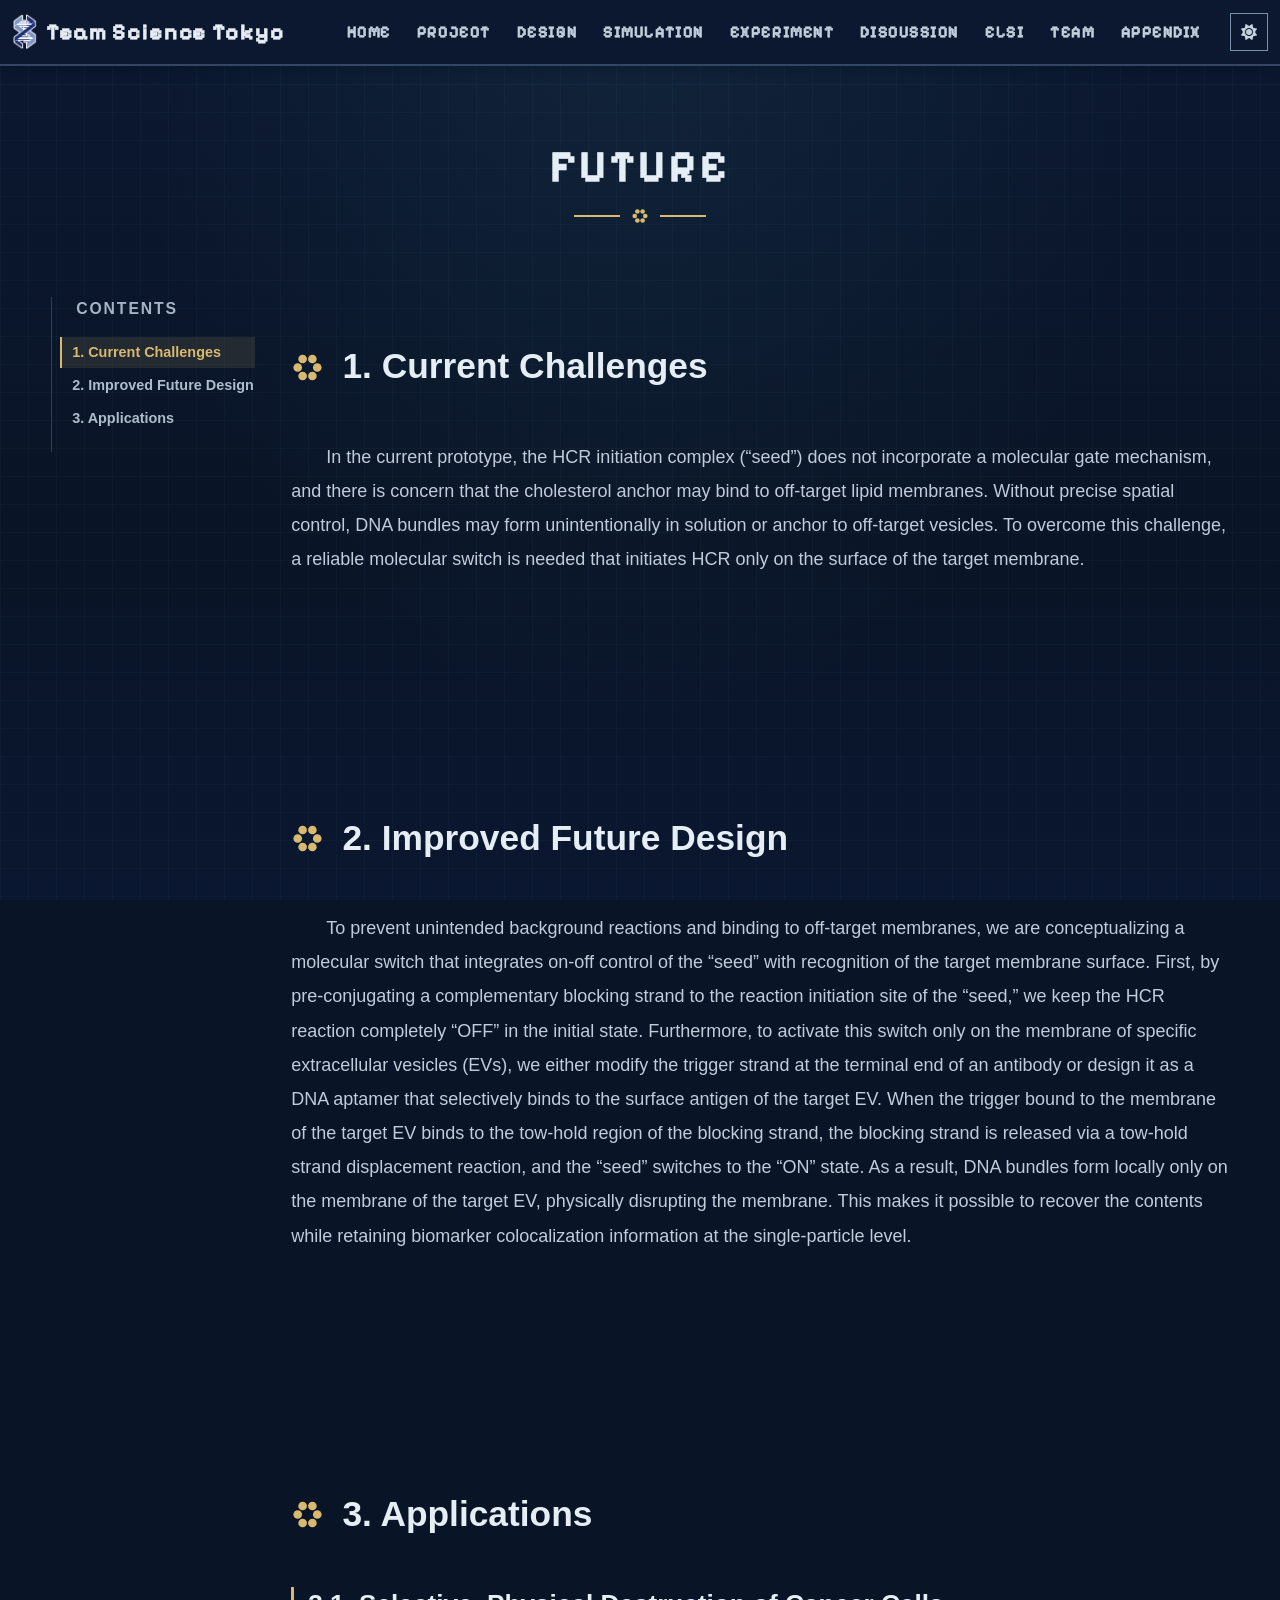
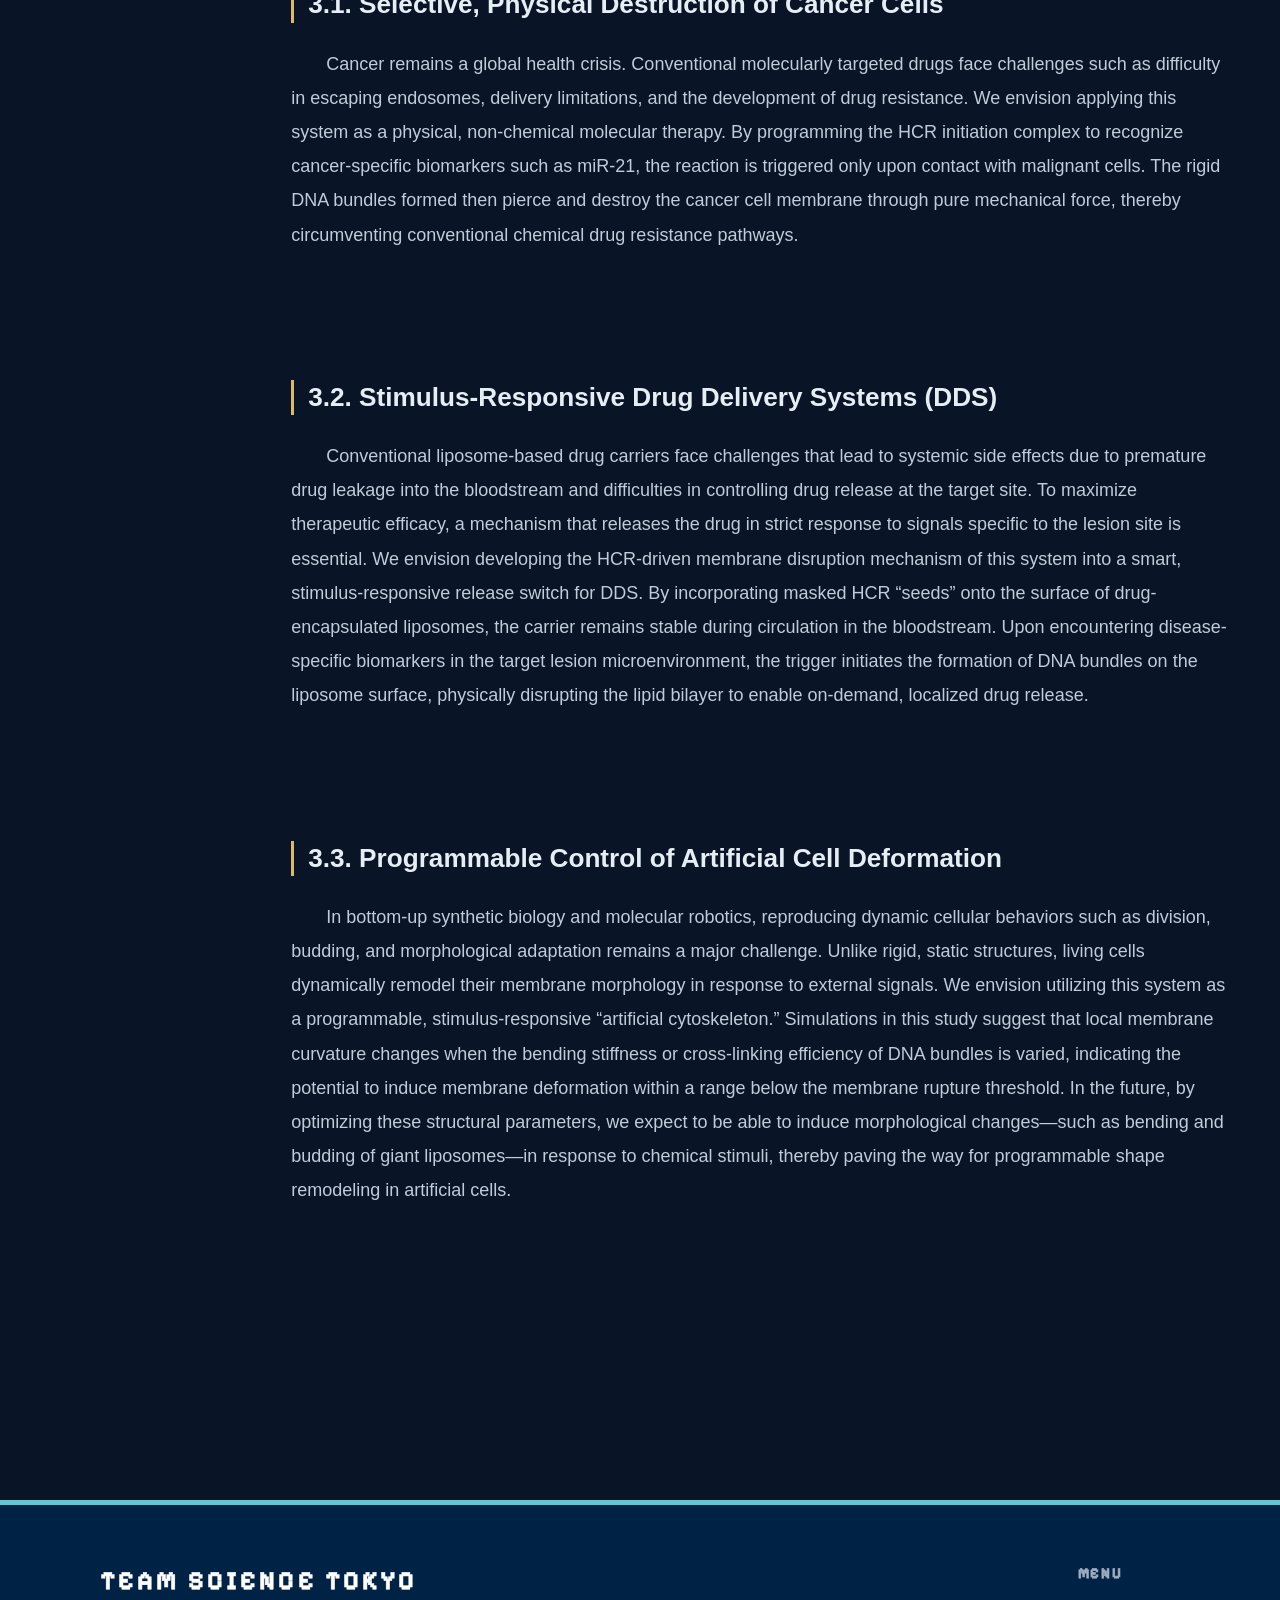
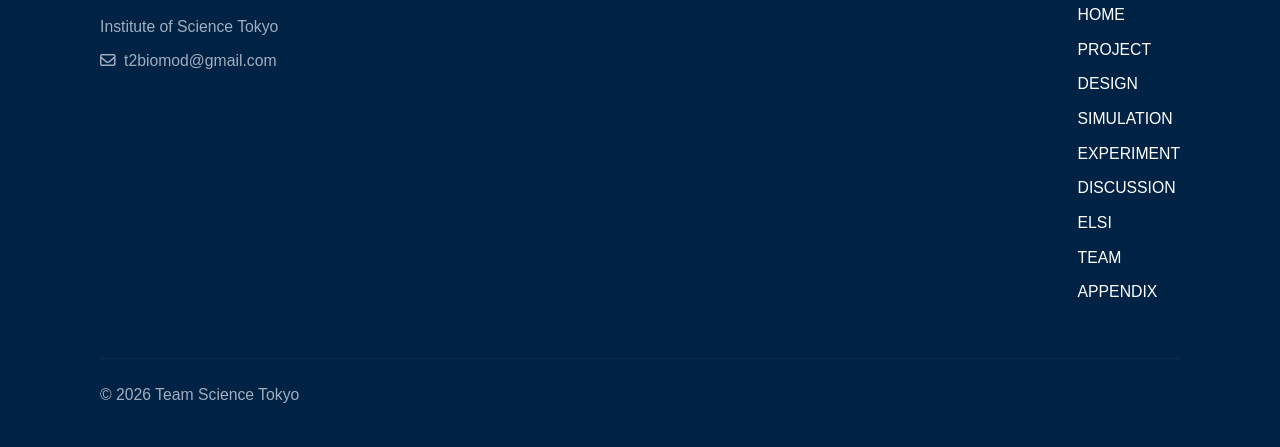
<file: future.html>
<!DOCTYPE html>
<html lang="en">
<head>
    <meta charset="UTF-8">
    <meta name="viewport" content="width=device-width, initial-scale=1.0">
    <title>FUTURE | BIOMOD 2026 Team Science Tokyo</title>
    <link rel="icon" type="image/png" sizes="32x32" href="img/team_favicon_32.png?v=3">
    <link href="https://cdn.jsdelivr.net/npm/bootstrap@5.3.0/dist/css/bootstrap.min.css" rel="stylesheet">
    <link rel="stylesheet" href="style.css?v=20261113-55">
    <link rel="stylesheet" href="https://cdnjs.cloudflare.com/ajax/libs/font-awesome/6.5.1/css/all.min.css">
</head>
<body data-bs-spy="scroll" data-bs-target="#page-nav" data-bs-smooth-scroll="true" tabindex="0">

    <div class="ambient-particles" aria-hidden="true">
        <span></span><span></span><span></span><span></span>
        <span></span><span></span><span></span><span></span>
        <span></span><span></span><span></span><span></span>
    </div>

    <div id="header-placeholder"></div>

    <main class="container content-container px-3 px-md-0">
        
        <!-- 新しいページタイトルデザイン -->
        <div class="text-center mb-5 pb-4">
            <h1 class="page-title">FUTURE</h1>
            <div class="page-title-underline"></div>
        </div>

        <div class="row gx-5">
            <!-- 新しいサイドバーデザイン -->
            <div class="col-lg-2 d-none d-lg-block">
                <nav id="page-nav" class="nav flex-column sticky-top sidebar-toc">
                    <span class="small fw-bold text-muted mb-3 tracking-widest ps-3">CONTENTS</span>
                    <a class="nav-link fw-bold" href="#limitations">1. Current Challenges</a>
                    <a class="nav-link fw-bold" href="#improvements">2. Improved Future Design</a>
                    <a class="nav-link fw-bold" href="#application">3. Applications</a>
                </nav>
            </div>

            <div class="col-lg-10">
                
                <section id="limitations" class="fade-in-section mb-5 pt-4">
                    <h2 class="h3 section-title">1. Current Challenges</h2>
                    <p class=" text-secondary mb-4" style="line-height: 1.9;">
                        In the current prototype, the HCR initiation complex (“seed”) does not incorporate a molecular
                        gate mechanism, and there is concern that the cholesterol anchor may bind to off-target lipid
                        membranes. Without precise spatial control, DNA bundles may form unintentionally in solution
                        or anchor to off-target vesicles. To overcome this challenge, a reliable molecular switch is
                        needed that initiates HCR only on the surface of the target membrane.
                    </p>
                </section>

                <section id="improvements" class="fade-in-section mb-5 pt-4">
                    <h2 class="h3 section-title">2. Improved Future Design</h2>
                    <p class="text-secondary mb-4" style="line-height: 1.9;">
                        To prevent unintended background reactions and binding to off-target membranes, we are
                        conceptualizing a molecular switch that integrates on-off control of the “seed” with recognition
                        of the target membrane surface. First, by pre-conjugating a complementary blocking strand to
                        the reaction initiation site of the “seed,” we keep the HCR reaction completely “OFF” in the
                        initial state. Furthermore, to activate this switch only on the membrane of specific
                        extracellular vesicles (EVs), we either modify the trigger strand at the terminal end of an
                        antibody or design it as a DNA aptamer that selectively binds to the surface antigen of the
                        target EV. When the trigger bound to the membrane of the target EV binds to the tow-hold region
                        of the blocking strand, the blocking strand is released via a tow-hold strand displacement
                        reaction, and the “seed” switches to the “ON” state. As a result, DNA bundles form locally
                        only on the membrane of the target EV, physically disrupting the membrane. This makes it
                        possible to recover the contents while retaining biomarker colocalization information at the
                        single-particle level.
                    </p>
                </section>

                <section id="application" class="fade-in-section mb-5 pt-4">
                    <h2 class="h3 section-title">3. Applications</h2>

                    <div class="subsection">
                        <h3 class="h4 fw-bold mb-4">3.1. Selective, Physical Destruction of Cancer Cells</h3>
                        <p class="text-secondary mb-0" style="line-height: 1.9;">
                            Cancer remains a global health crisis. Conventional molecularly targeted drugs face
                            challenges such as difficulty in escaping endosomes, delivery limitations, and the
                            development of drug resistance. We envision applying this system as a physical,
                            non-chemical molecular therapy. By programming the HCR initiation complex to recognize
                            cancer-specific biomarkers such as miR-21, the reaction is triggered only upon contact with
                            malignant cells. The rigid DNA bundles formed then pierce and destroy the cancer cell
                            membrane through pure mechanical force, thereby circumventing conventional chemical drug
                            resistance pathways.
                        </p>
                    </div>

                    <div class="subsection">
                        <h3 class="h4 fw-bold mb-4">3.2. Stimulus-Responsive Drug Delivery Systems (DDS)</h3>
                        <p class="text-secondary mb-0" style="line-height: 1.9;">
                            Conventional liposome-based drug carriers face challenges that lead to systemic side
                            effects due to premature drug leakage into the bloodstream and difficulties in controlling
                            drug release at the target site. To maximize therapeutic efficacy, a mechanism that releases
                            the drug in strict response to signals specific to the lesion site is essential. We envision
                            developing the HCR-driven membrane disruption mechanism of this system into a smart,
                            stimulus-responsive release switch for DDS. By incorporating masked HCR “seeds” onto the
                            surface of drug-encapsulated liposomes, the carrier remains stable during circulation in
                            the bloodstream. Upon encountering disease-specific biomarkers in the target lesion
                            microenvironment, the trigger initiates the formation of DNA bundles on the liposome
                            surface, physically disrupting the lipid bilayer to enable on-demand, localized drug
                            release.
                        </p>
                    </div>

                    <div class="subsection">
                        <h3 class="h4 fw-bold mb-4">3.3. Programmable Control of Artificial Cell Deformation</h3>
                        <p class="text-secondary mb-0" style="line-height: 1.9;">
                            In bottom-up synthetic biology and molecular robotics, reproducing dynamic cellular
                            behaviors such as division, budding, and morphological adaptation remains a major
                            challenge. Unlike rigid, static structures, living cells dynamically remodel their membrane
                            morphology in response to external signals. We envision utilizing this system as a
                            programmable, stimulus-responsive “artificial cytoskeleton.” Simulations in this study
                            suggest that local membrane curvature changes when the bending stiffness or cross-linking
                            efficiency of DNA bundles is varied, indicating the potential to induce membrane
                            deformation within a range below the membrane rupture threshold. In the future, by
                            optimizing these structural parameters, we expect to be able to induce morphological
                            changes—such as bending and budding of giant liposomes—in response to chemical stimuli,
                            thereby paving the way for programmable shape remodeling in artificial cells.
                        </p>
                    </div>
                </section>

            </div>
        </div>
    </main>

    <div id="footer-placeholder"></div>

    <script src="https://cdn.jsdelivr.net/npm/bootstrap@5.3.0/dist/js/bootstrap.bundle.min.js"></script>
    <script src="main.js?v=20261113-14"></script>
</body>
</html>
</file>
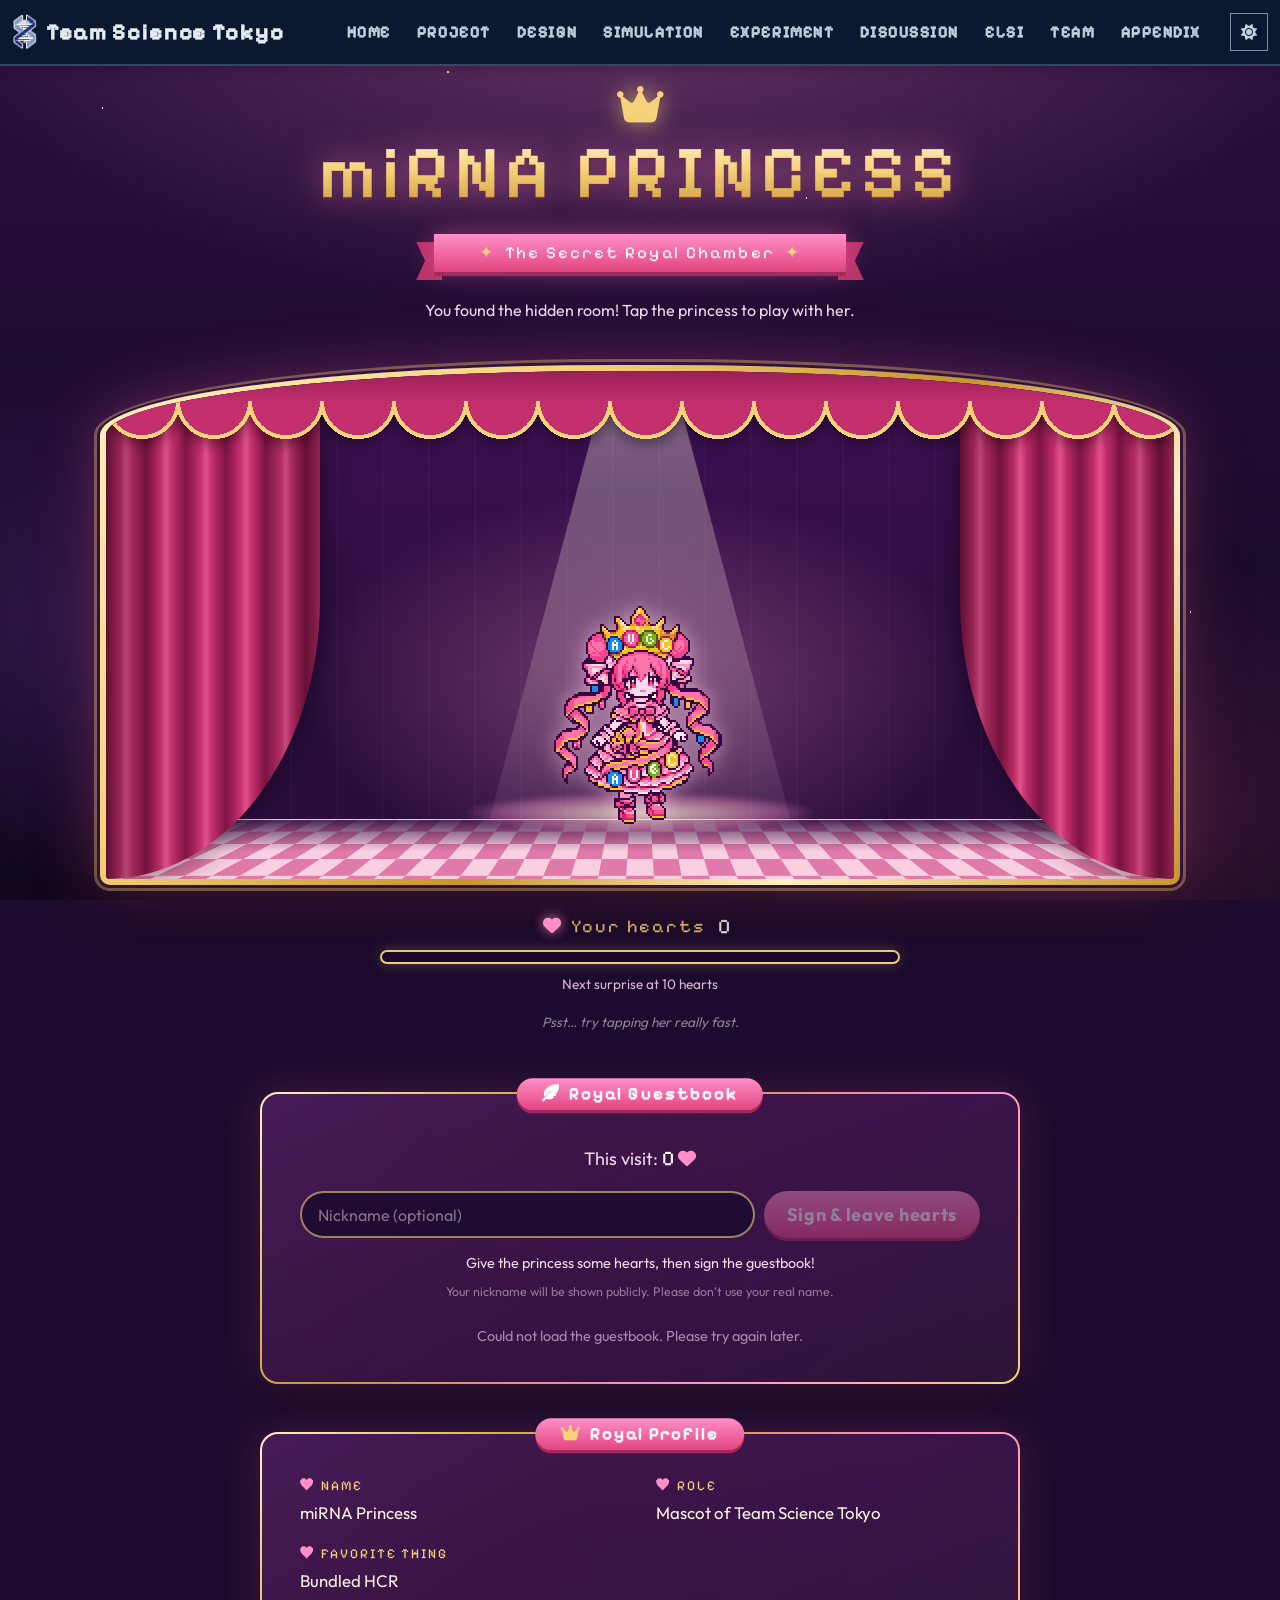
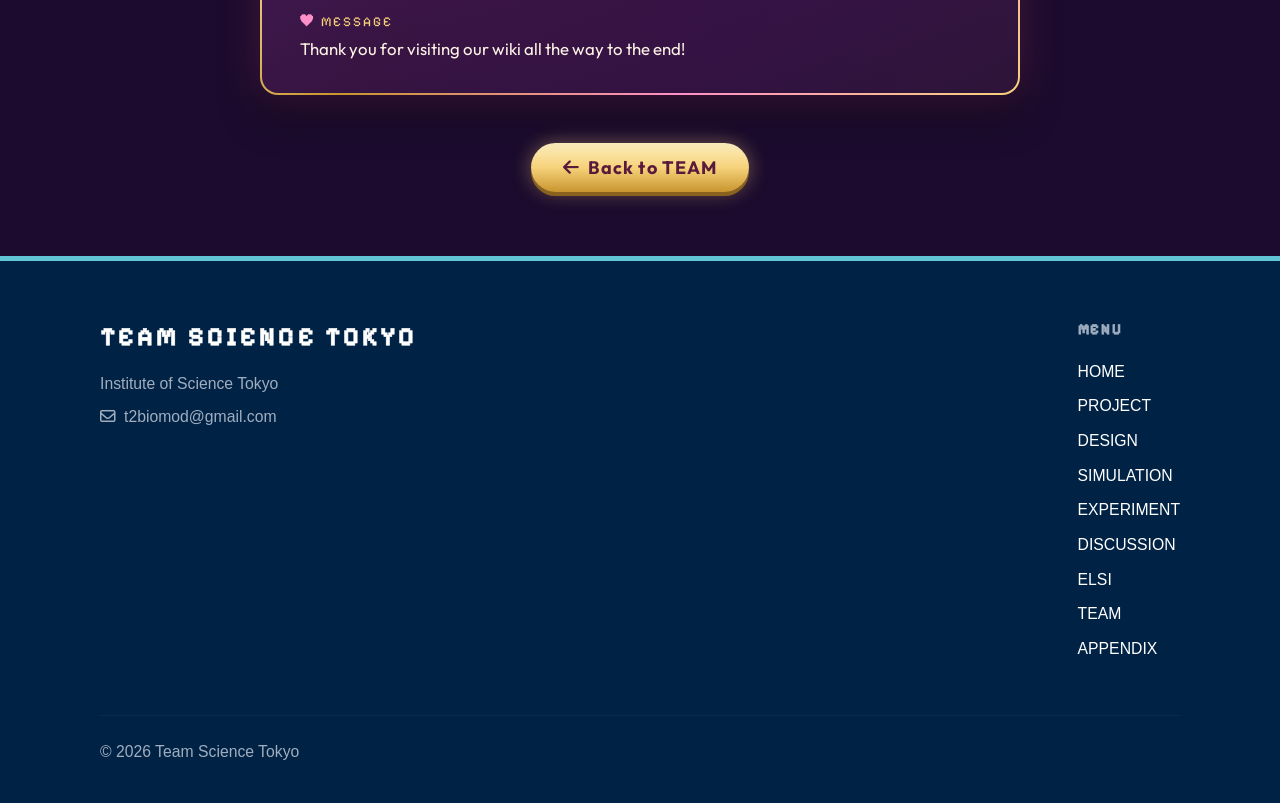
<file: princess.html>
<!DOCTYPE html>
<html lang="en">

<head>
    <meta charset="UTF-8">
    <meta name="viewport" content="width=device-width, initial-scale=1.0">
    <!-- 隠しページ：TEAM ページの姫をタップした人だけが来られる（メニューには載せない） -->
    <meta name="robots" content="noindex">
    <title>miRNA PRINCESS | BIOMOD 2026 Team Science Tokyo</title>
    <link rel="icon" type="image/png" sizes="32x32" href="img/team_favicon_32.png?v=3">
    <link href="https://cdn.jsdelivr.net/npm/bootstrap@5.3.0/dist/css/bootstrap.min.css" rel="stylesheet">
    <link rel="stylesheet" href="style.css?v=20261114-62">
    <link rel="stylesheet" href="https://cdnjs.cloudflare.com/ajax/libs/font-awesome/6.5.1/css/all.min.css">
</head>

<!-- princess-page：このページだけの特別なデザイン（style.css 末尾）
     no-princess-top：右下の「TOPへ戻る」姫を出さない -->
<body class="princess-page no-princess-top" tabindex="0">

    <div class="royal-sky" aria-hidden="true"></div>

    <div id="header-placeholder"></div>

    <!-- サイト共通の「main 内はフォント固定」ルールを避けるため、ここは role="main" の div にしている -->
    <div role="main" class="princess-room container content-container px-3 px-md-0">

        <!-- タイトル -->
        <header class="royal-hero text-center">
            <i class="fa-solid fa-crown royal-crown" aria-hidden="true"></i>
            <h1 class="royal-title">miRNA PRINCESS</h1>
            <p class="royal-ribbon"><span>The Secret Royal Chamber</span></p>
            <p class="royal-lead">You found the hidden room! Tap the princess to play with her.</p>
        </header>

        <!-- 劇場ステージ：幕が開いて姫が登場。ふだんはふわふわ待機、ホバーで手を振り、タップで反応（動きは main.js） -->
        <section class="royal-stage-wrap">
            <div class="royal-stage" id="princess-stage">
                <div class="stage-backdrop" aria-hidden="true"></div>
                <div class="stage-beam" aria-hidden="true"></div>
                <div class="stage-floor" aria-hidden="true"></div>
                <div class="stage-sparkles" aria-hidden="true">
                    <span></span><span></span><span></span><span></span><span></span>
                    <span></span><span></span><span></span><span></span><span></span>
                </div>
                <div class="stage-glow" aria-hidden="true"></div>

                <div class="princess-spot">
                    <button type="button" class="princess-actor" aria-label="Tap the princess">
                        <span class="princess-say" aria-live="polite"></span>
                        <span class="princess-idle-sprite" aria-hidden="true"></span>
                        <img class="princess-react" alt="" hidden>
                    </button>
                </div>

                <div class="stage-curtain stage-curtain-left" aria-hidden="true"></div>
                <div class="stage-curtain stage-curtain-right" aria-hidden="true"></div>
                <div class="stage-valance" aria-hidden="true"></div>
            </div>

            <!-- あなたのハート（このブラウザでの累計）と、次の節目までのゲージ -->
            <div class="royal-affection">
                <div class="royal-affection-label">
                    <i class="fa-solid fa-heart" aria-hidden="true"></i>
                    <span>Your hearts</span>
                    <strong id="princess-hearts">0</strong>
                </div>
                <div class="royal-affection-bar" role="progressbar" aria-label="Hearts until the next surprise"
                    aria-valuemin="0" aria-valuemax="100" aria-valuenow="0">
                    <span id="princess-meter"></span>
                </div>
                <p class="royal-affection-next" id="princess-next">Next surprise at 10 hearts</p>

                <!-- みんなのハート（全員の合計。寄せ書き帳と同じ保存先。保存先が未設定・旧版なら表示しない） -->
                <div class="royal-total" id="princess-total" hidden>
                    <div class="royal-affection-label">
                        <i class="fa-solid fa-crown" aria-hidden="true"></i>
                        <span>Everyone&rsquo;s hearts</span>
                        <strong id="princess-total-count">0</strong>
                    </div>
                    <p class="royal-affection-next">Every tap from every visitor, all together</p>
                </div>
            </div>
            <p class="royal-hint">Psst&hellip; try tapping her really fast.</p>
        </section>

        <!-- 寄せ書き帳：ニックネームとこの訪問のハート数を Google スプレッドシートに記録して時系列で並べる
             data-endpoint に Apps Script のウェブアプリ URL を入れると動く（手順：tools/princess-guestbook/README.md） -->
        <section class="royal-card royal-guestbook" id="princess-guestbook" data-endpoint="https://script.google.com/macros/s/AKfycbz9pl-2BBLPm7pX2QEyR7vfhQYtwi5CJ1TZm6dCEQJQ1htzP6wKxwgqoWFeC1TykU22/exec">
            <h2 class="royal-card-title"><i class="fa-solid fa-feather-pointed me-2" aria-hidden="true"></i>Royal Guestbook</h2>

            <form class="guestbook-form" novalidate>
                <p class="guestbook-session">This visit: <strong id="guestbook-session-hearts">0</strong> <i class="fa-solid fa-heart" aria-hidden="true"></i></p>
                <div class="guestbook-row">
                    <label class="visually-hidden" for="guestbook-nickname">Nickname (optional)</label>
                    <input type="text" id="guestbook-nickname" class="guestbook-input" maxlength="20"
                        placeholder="Nickname (optional)" autocomplete="nickname">
                    <button type="submit" class="guestbook-submit" disabled>Sign &amp; leave hearts</button>
                </div>
                <p class="guestbook-note" id="guestbook-status">Give the princess some hearts, then sign the guestbook!</p>
                <p class="guestbook-fine">Your nickname will be shown publicly. Please don&rsquo;t use your real name.</p>
            </form>

            <ol class="guestbook-list" id="guestbook-list" aria-label="Guestbook entries, oldest first"></ol>
            <p class="guestbook-empty" id="guestbook-empty" hidden></p>
        </section>

        <!-- プロフィール -->
        <section class="royal-card">
            <h2 class="royal-card-title"><i class="fa-solid fa-crown me-2" aria-hidden="true"></i>Royal Profile</h2>
            <dl class="royal-profile">
                <div>
                    <dt>Name</dt>
                    <dd>miRNA Princess</dd>
                </div>
                <div>
                    <dt>Role</dt>
                    <dd>Mascot of Team Science Tokyo</dd>
                </div>
                <div>
                    <dt>Favorite Thing</dt>
                    <dd>Bundled HCR</dd>
                </div>
                <div>
                    <dt>Message</dt>
                    <dd>Thank you for visiting our wiki all the way to the end!</dd>
                </div>
            </dl>
        </section>

        <div class="text-center royal-back">
            <a href="team.html" class="royal-back-btn">
                <i class="fa-solid fa-arrow-left me-2" aria-hidden="true"></i>Back to TEAM
            </a>
        </div>

    </div>

    <div id="footer-placeholder"></div>

    <script src="https://cdn.jsdelivr.net/npm/bootstrap@5.3.0/dist/js/bootstrap.bundle.min.js"></script>
    <script src="main.js?v=20261114-28"></script>
</body>

</html>
</file>
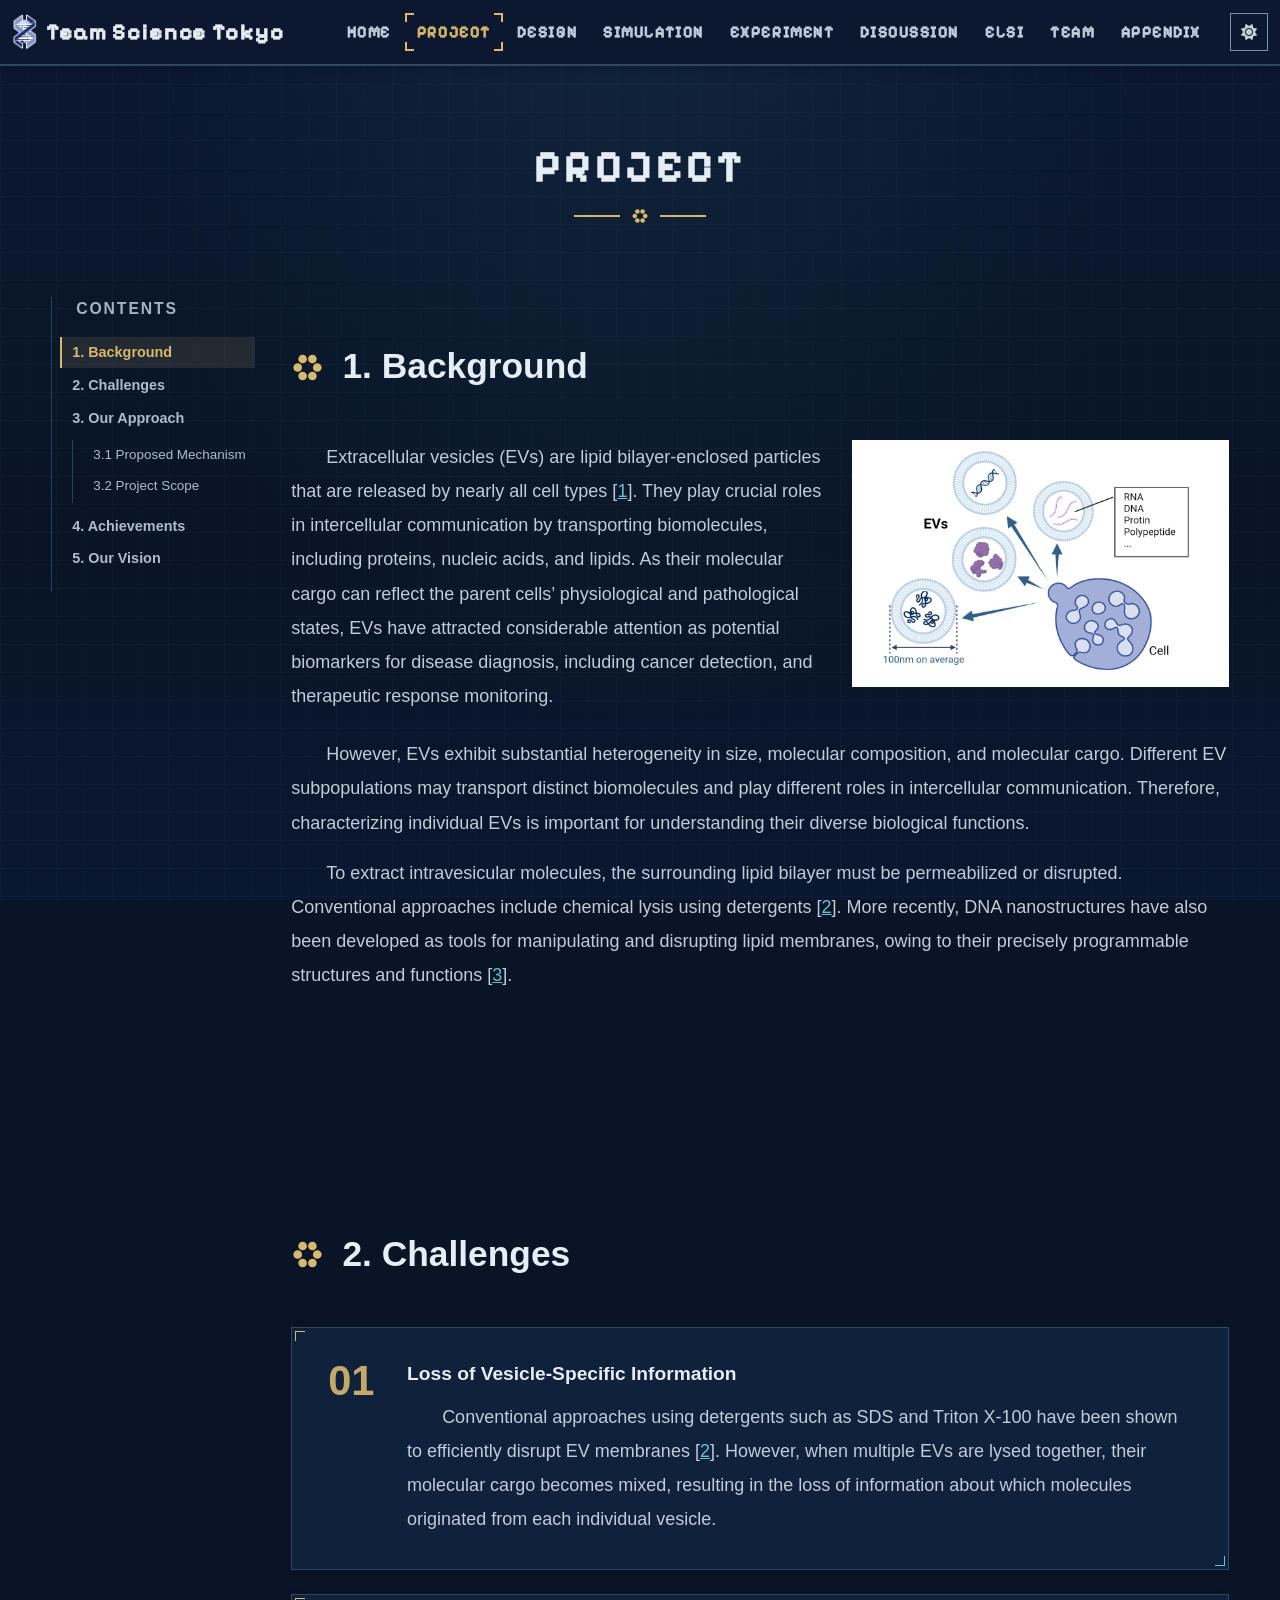
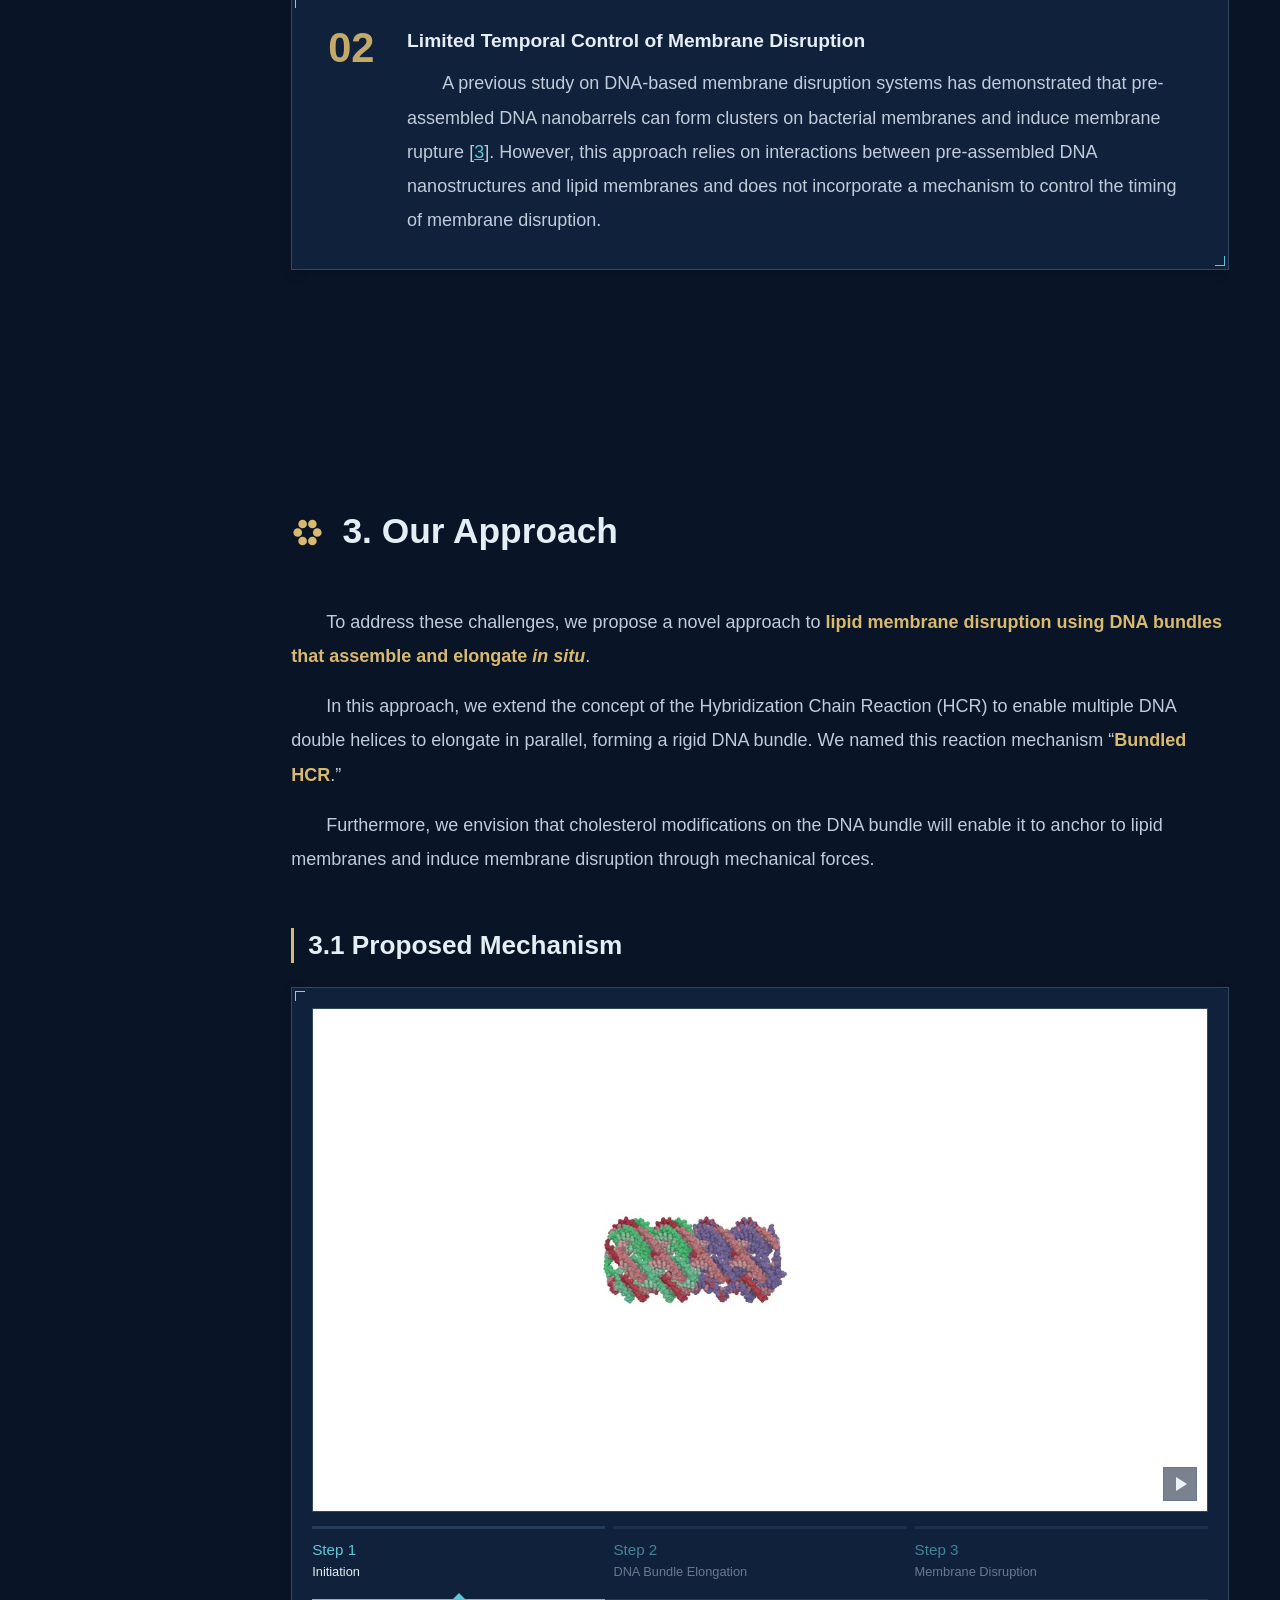
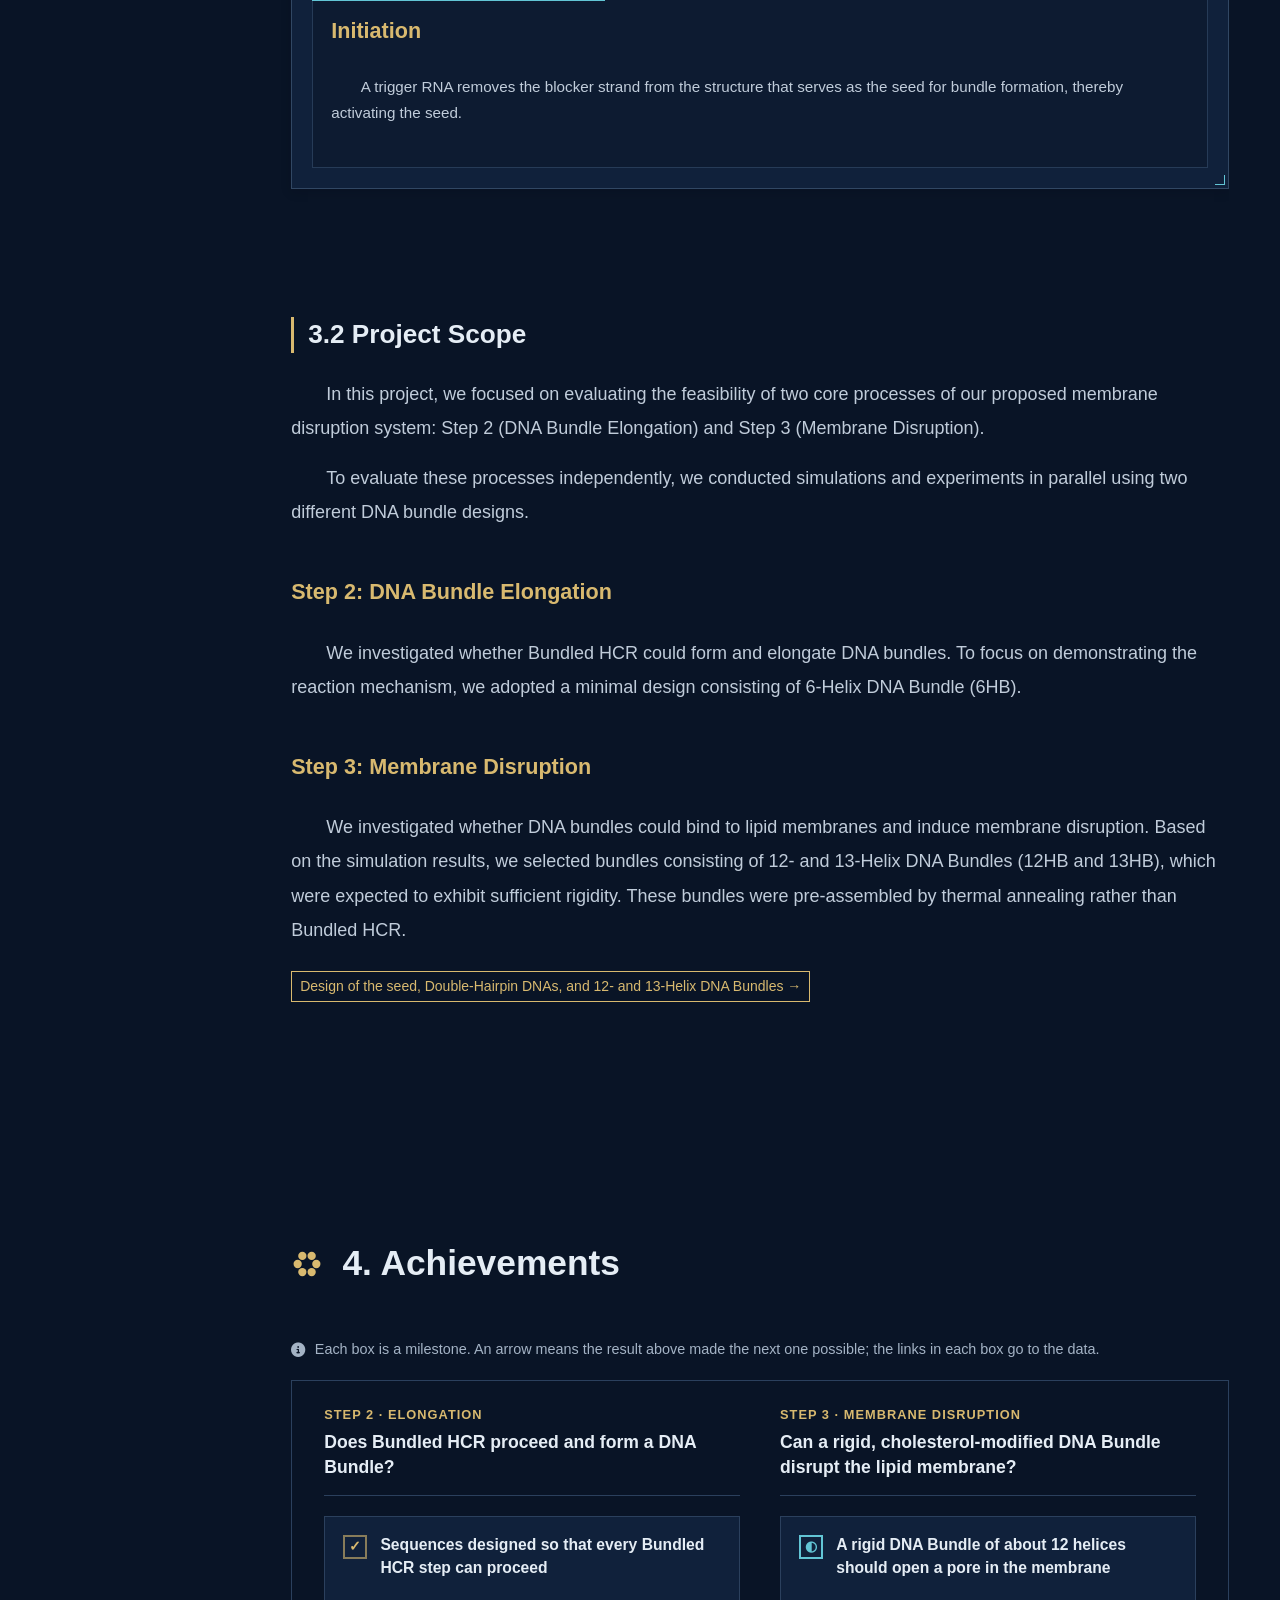
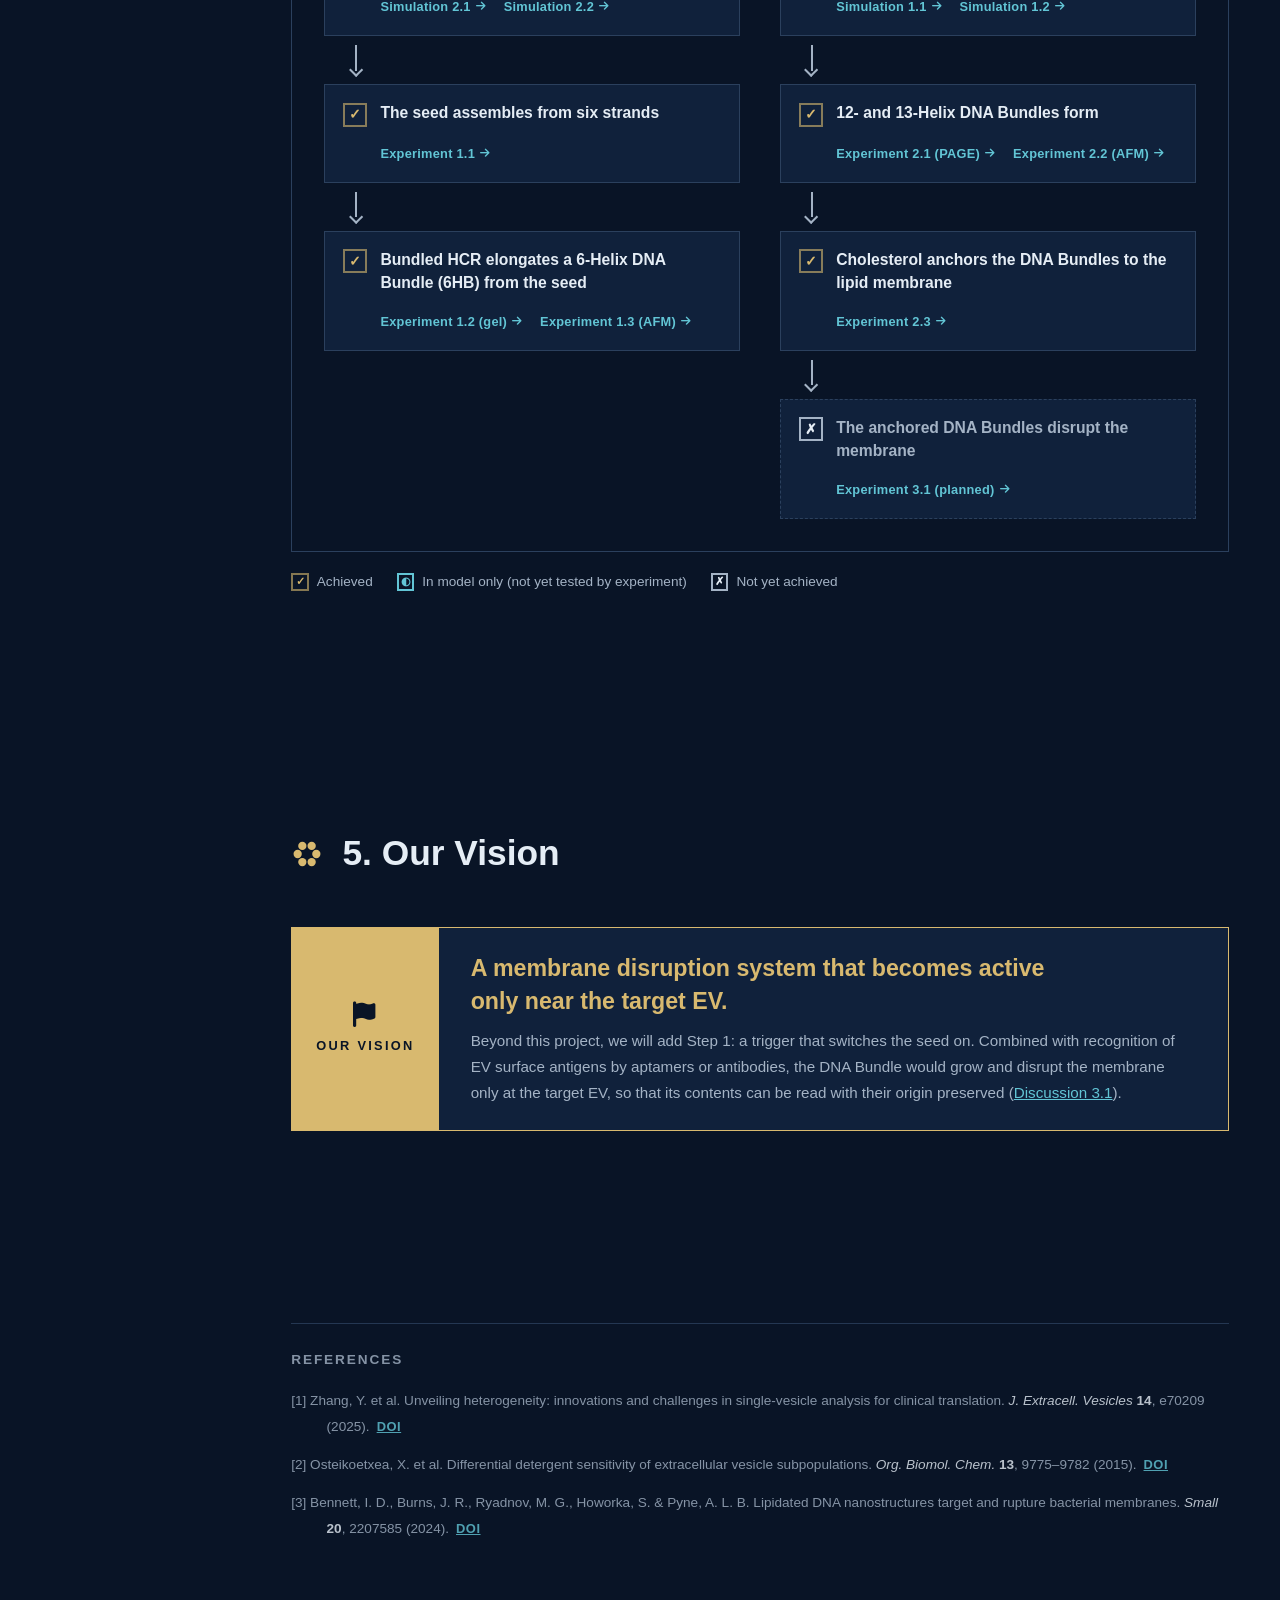
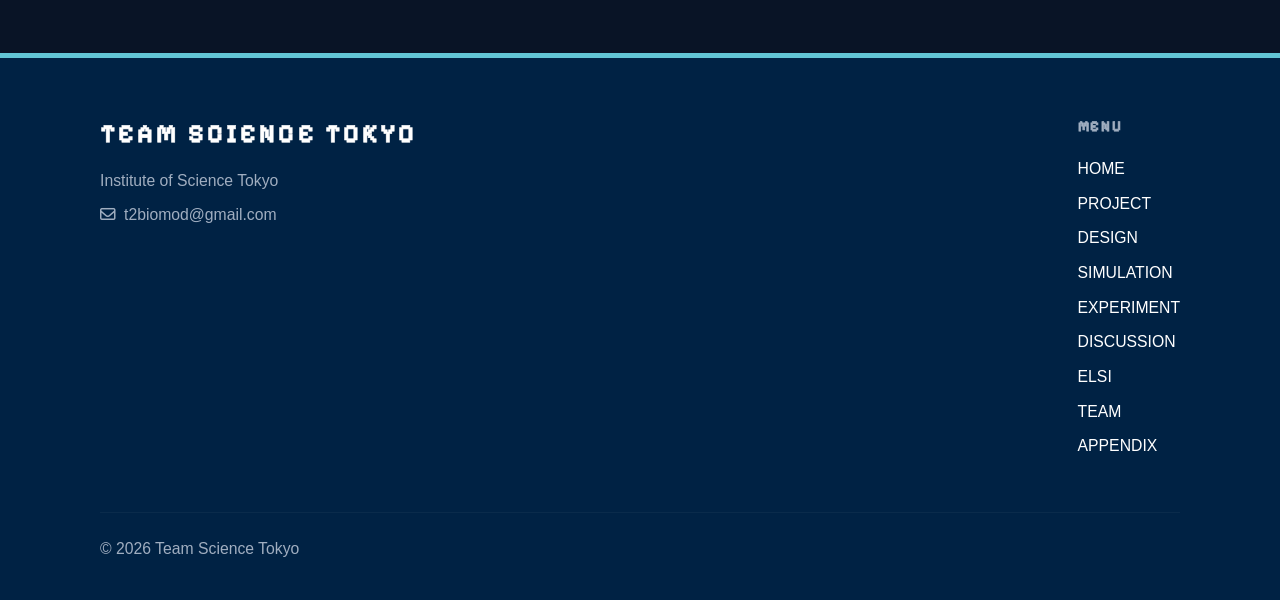
<file: project.html>
<!DOCTYPE html>
<html lang="en">

<head>
    <meta charset="UTF-8">
    <meta name="viewport" content="width=device-width, initial-scale=1.0">
    <title>PROJECT | BIOMOD 2026 Team Science Tokyo</title>
    <link rel="icon" type="image/png" sizes="32x32" href="img/team_favicon_32.png?v=3">
    <link href="https://cdn.jsdelivr.net/npm/bootstrap@5.3.0/dist/css/bootstrap.min.css" rel="stylesheet">
    <link rel="stylesheet" href="style.css?v=20261114-62">
    <link rel="stylesheet" href="https://cdnjs.cloudflare.com/ajax/libs/font-awesome/6.5.1/css/all.min.css">
</head>

<body data-bs-spy="scroll" data-bs-target="#page-nav" data-bs-smooth-scroll="true" tabindex="0">

    <div class="ambient-particles" aria-hidden="true">
        <span></span><span></span><span></span><span></span>
        <span></span><span></span><span></span><span></span>
        <span></span><span></span><span></span><span></span>
    </div>

    <div id="header-placeholder"></div>

    <main class="container content-container px-3 px-md-0">

        <div class="text-center mb-5 pb-4">
            <h1 class="page-title">PROJECT</h1>
            <div class="page-title-underline"></div>
        </div>

        <div class="row gx-3 gx-lg-5">
            <div class="col-lg-2 d-none d-lg-block">
                <nav id="page-nav" class="nav flex-column sticky-top sidebar-toc">
                    <span class="small fw-bold text-muted mb-3 tracking-widest ps-3">CONTENTS</span>
                    <a class="nav-link fw-bold" href="#background">1. Background</a>
                    <a class="nav-link fw-bold" href="#problem">2. Challenges</a>
                    <a class="nav-link fw-bold" href="#approach">3. Our Approach</a>
                    <div class="nav flex-column sidebar-toc-subnav">
                        <a class="nav-link" href="#how-it-works">3.1 Proposed Mechanism</a>
                        <a class="nav-link" href="#goal">3.2 Project Scope</a>
                    </div>
                    <a class="nav-link fw-bold" href="#achievements">4. Achievements</a>
                    <a class="nav-link fw-bold" href="#ambition">5. Our Vision</a>
                </nav>
            </div>

            <div class="col-lg-10">
                <section id="background" class="fade-in-section mb-5 pt-4">
                    <h2 class="section-title">1. Background</h2>

                    <div class="row g-4 align-items-start mb-4">
                        <!-- 左側：文章 -->
                        <div class="col-md-7">
                            <p class="text-secondary mb-0">
                                Extracellular vesicles (EVs) are lipid bilayer-enclosed particles that are released by
                                nearly all
                                cell types [<a href="#ref-1">1</a>]. They play crucial roles in intercellular
                                communication by
                                transporting biomolecules, including proteins, nucleic acids, and lipids. As their
                                molecular
                                cargo can reflect the parent cells&rsquo; physiological and pathological states, EVs
                                have
                                attracted considerable attention as potential biomarkers for disease diagnosis,
                                including
                                cancer detection, and therapeutic response monitoring.
                            </p>
                        </div>
                        <!-- 右側：画像 -->
                        <div class="col-md-5 text-center">
                            <img src="img/PROJECT/Background.png" alt="EV and Cell Concept Diagram" class="img-fluid"
                                loading="lazy" decoding="async">
                        </div>
                    </div>

                    <p class="text-secondary mb-3">
                        However, EVs exhibit substantial heterogeneity in size, molecular composition, and molecular
                        cargo. Different EV subpopulations may transport distinct biomolecules and play different
                        roles in intercellular communication. Therefore, characterizing individual EVs is important
                        for understanding their diverse biological functions.
                    </p>
                    <p class="text-secondary mb-0">
                        To extract intravesicular molecules, the surrounding lipid bilayer must be permeabilized or
                        disrupted. Conventional approaches include chemical lysis using detergents [<a
                            href="#ref-2">2</a>].
                        More recently, DNA nanostructures have also been developed as tools for manipulating and
                        disrupting lipid membranes, owing to their precisely programmable structures and functions
                        [<a href="#ref-3">3</a>].
                    </p>
                </section>

                <section id="problem" class="fade-in-section mb-5 pt-4">
                    <h2 class="section-title">2. Challenges</h2>
                    <div class="point-stack">
                        <div class="point-box content-box">
                            <div class="point-box-num" aria-hidden="true">01</div>
                            <div class="point-box-body">
                                <h3 class="point-box-title">Loss of Vesicle-Specific Information</h3>
                                <p class="text-secondary mb-0">
                                    Conventional approaches using detergents such as SDS and Triton X-100 have been
                                    shown to
                                    efficiently disrupt EV membranes [<a href="#ref-2">2</a>]. However, when multiple
                                    EVs are lysed
                                    together, their molecular cargo becomes mixed, resulting in the loss of information
                                    about
                                    which molecules originated from each individual vesicle.
                                </p>
                            </div>
                        </div>
                        <div class="point-box content-box">
                            <div class="point-box-num" aria-hidden="true">02</div>
                            <div class="point-box-body">
                                <h3 class="point-box-title">Limited Temporal Control of Membrane Disruption</h3>
                                <p class="text-secondary mb-0">
                                    A previous study on DNA-based membrane disruption systems has demonstrated that
                                    pre-assembled DNA nanobarrels can form clusters on bacterial membranes and induce
                                    membrane
                                    rupture [<a href="#ref-3">3</a>]. However, this approach relies on interactions
                                    between
                                    pre-assembled DNA nanostructures and lipid membranes and does not incorporate a
                                    mechanism to
                                    control the timing of membrane disruption.
                                </p>
                            </div>
                        </div>
                    </div>
                </section>

                <section id="approach" class="fade-in-section mb-5 pt-4">
                    <h2 class="section-title">3. Our Approach</h2>
                    <p class="text-secondary mb-3">
                        To address these challenges, we propose a novel approach to <span class="concept-highlight">lipid
                            membrane disruption using DNA bundles that assemble and elongate <em>in situ</em></span>.
                    </p>
                    <p class="text-secondary mb-3">
                        In this approach, we extend the concept of the Hybridization Chain Reaction (HCR) to enable
                        multiple DNA double helices to elongate in parallel, forming a rigid DNA bundle. We named this
                        reaction mechanism &ldquo;<span class="concept-highlight">Bundled HCR</span>.&rdquo;
                    </p>
                    <p class="text-secondary mb-3">
                        Furthermore, we envision that cholesterol modifications on the DNA bundle will enable it to anchor to lipid
                        membranes and induce membrane disruption through mechanical forces.
                    </p>
                    <div id="how-it-works" class="subsection">
                        <h3 class="h4 fw-bold mb-4">3.1 Proposed Mechanism</h3>

                        <!-- Approach animation: one continuous video, the step text follows the playback -->
                        <div class="content-box approach-player mb-4" id="approach-player">
                            <div class="approach-video-frame">
                                <video class="approach-video" src="video/PROJECT/hcr-trigger-grow-rupture-3d.mp4?v=2"
                                    muted loop playsinline preload="metadata"
                                    poster="video/PROJECT/hcr-trigger-grow-rupture-poster.jpg?v=2"
                                    aria-label="Animation: a trigger starts Bundled HCR, the cholesterol-modified DNA Bundle elongates, and it then anchors to and disrupts the lipid membrane"></video>
                                <button type="button" class="approach-toggle" aria-label="Pause animation">
                                    <span class="approach-toggle-icon" aria-hidden="true"></span>
                                </button>
                            </div>

                            <!-- tabs: follow the playback, click to jump -->
                            <div class="approach-tabs" role="tablist" aria-label="Approach steps">
                                <button type="button" class="approach-tab is-active" role="tab" id="approach-tab-1"
                                    aria-controls="approach-panel-1" aria-selected="true" data-start="0" data-end="21">
                                    <span class="approach-tab-bar"><span></span></span>
                                    <span class="approach-tab-num">Step 1</span>
                                    <span class="approach-tab-label">Initiation</span>
                                </button>
                                <button type="button" class="approach-tab" role="tab" id="approach-tab-2"
                                    aria-controls="approach-panel-2" aria-selected="false" data-start="21"
                                    data-end="61">
                                    <span class="approach-tab-bar"><span></span></span>
                                    <span class="approach-tab-num">Step 2</span>
                                    <span class="approach-tab-label">DNA Bundle Elongation</span>
                                </button>
                                <button type="button" class="approach-tab" role="tab" id="approach-tab-3"
                                    aria-controls="approach-panel-3" aria-selected="false" data-start="61"
                                    data-end="999">
                                    <span class="approach-tab-bar"><span></span></span>
                                    <span class="approach-tab-num">Step 3</span>
                                    <span class="approach-tab-label">Membrane Disruption</span>
                                </button>
                            </div>

                            <!-- one text area: all panels share one grid cell, so its height is the longest step's -->
                            <div class="approach-panels">
                                <div class="approach-panel is-active" role="tabpanel" id="approach-panel-1"
                                    aria-labelledby="approach-tab-1">
                                    <h3 class="fw-bold section-subtitle"><span class="visually-hidden">Step 1:
                                        </span>Initiation</h3>
                                    <p class="text-secondary mb-0">
                                        A trigger RNA removes the blocker strand from the structure that serves as the seed for bundle formation, thereby activating the seed.
                                    </p>
                                </div>
                                <div class="approach-panel" role="tabpanel" id="approach-panel-2"
                                    aria-labelledby="approach-tab-2">
                                    <h3 class="fw-bold section-subtitle"><span class="visually-hidden">Step 2:
                                        </span>DNA Bundle Elongation</h3>
                                    <p class="text-secondary mb-0">
                                        Starting from the activated seed, cholesterol-modified double-hairpin DNA structures sequentially open and hybridize. This process allows multiple DNA double helices to elongate in parallel, forming a rigid DNA bundle.
                                    </p>
                                </div>
                                <div class="approach-panel" role="tabpanel" id="approach-panel-3"
                                    aria-labelledby="approach-tab-3">
                                    <h3 class="fw-bold section-subtitle"><span class="visually-hidden">Step 3:
                                        </span>Membrane Disruption</h3>
                                    <p class="text-secondary mb-0">
                                        The resulting DNA bundle anchors to the hydrophobic core of the lipid bilayer through cholesterol modifications. Multivalent binding by the rigid DNA bundle exerts mechanical stress on the membrane, causing local deformation and ultimately leading to membrane disruption.
                                    </p>
                                </div>
                            </div>
                        </div>
                    </div>

                    <div id="goal" class="subsection">
                        <h3 class="h4 fw-bold mb-4">3.2 Project Scope</h3>
                        <p class="text-secondary mb-3">
                            In this project, we focused on evaluating the feasibility of two core processes of our
                            proposed membrane disruption system: Step&nbsp;2 (DNA Bundle Elongation) and Step&nbsp;3
                            (Membrane Disruption).
                        </p>
                        <p class="text-secondary mb-4">
                            To evaluate these processes independently, we conducted simulations and experiments in
                            parallel using two different DNA bundle designs.
                        </p>
                        <h4 class="fw-bold section-subtitle">Step 2: DNA Bundle Elongation</h4>
                        <p class="text-secondary mb-4">
                            We investigated whether Bundled HCR could form and elongate DNA bundles. To focus on
                            demonstrating the reaction mechanism, we adopted a minimal design consisting of 6-Helix DNA
                            Bundle (6HB).
                        </p>
                        <h4 class="fw-bold section-subtitle">Step 3: Membrane Disruption</h4>
                        <p class="text-secondary mb-4">
                            We investigated whether DNA bundles could bind to lipid membranes and induce membrane
                            disruption. Based on the simulation results, we selected bundles consisting of 12- and
                            13-Helix DNA Bundles (12HB and 13HB), which were expected to exhibit sufficient rigidity.
                            These bundles were pre-assembled by thermal annealing rather than Bundled HCR.
                        </p>
                        <a class="btn btn-sm learn-more-btn" href="design.html">Design of the seed, Double-Hairpin DNAs,
                            and 12- and 13-Helix DNA Bundles &rarr;</a>
                    </div>
                </section>

                <section id="achievements" class="fade-in-section mb-5 pt-4">
                    <h2 class="section-title">4. Achievements</h2>

                    <!-- Milestone chart: one lane per step; an arrow means "the result above made this possible" -->
                    <div class="milestone">
                        <p class="ms-hint">
                            <i class="fa-solid fa-circle-info" aria-hidden="true"></i>
                            Each box is a milestone. An arrow means the result above made the next one possible; the
                            links in each box go to the data.
                        </p>
                        <div class="ms-frame is-now">
                            <div class="ms-claim-lanes">
                                <div class="ms-lane">
                                    <div class="ms-axis-head">
                                        <span class="ms-axis-step">Step 2 &middot; Elongation</span>
                                        <h3 class="ms-axis-title">Does Bundled HCR proceed and form a DNA Bundle?</h3>
                                    </div>
                                    <ol class="ms-chain">
                                        <li class="ms-claim is-done">
                                            <div class="ms-claim-main">
                                                <span class="ms-check" aria-hidden="true">&#10003;</span>
                                                <span class="visually-hidden">Achieved: </span>
                                                <p class="ms-claim-text">Sequences designed so that every Bundled HCR
                                                    step can proceed</p>
                                            </div>
                                            <ul class="ms-evidence" aria-label="Data">
                                                <li><a href="simulation.html#hcr-self-assembly">Simulation 2.1 <i
                                                            class="fa-solid fa-arrow-right" aria-hidden="true"></i></a>
                                                </li>
                                                <li><a href="simulation.html#hcr-possibility">Simulation 2.2 <i
                                                            class="fa-solid fa-arrow-right" aria-hidden="true"></i></a>
                                                </li>
                                            </ul>
                                        </li>
                                        <li class="ms-claim is-done" data-via>
                                            <div class="ms-claim-main">
                                                <span class="ms-check" aria-hidden="true">&#10003;</span>
                                                <span class="visually-hidden">Achieved: </span>
                                                <p class="ms-claim-text">The seed assembles from six strands</p>
                                            </div>
                                            <ul class="ms-evidence" aria-label="Data">
                                                <li><a href="experiment.html#exp-2-1">Experiment 1.1 <i
                                                            class="fa-solid fa-arrow-right" aria-hidden="true"></i></a>
                                                </li>
                                            </ul>
                                        </li>
                                        <li class="ms-claim is-done" data-via>
                                            <div class="ms-claim-main">
                                                <span class="ms-check" aria-hidden="true">&#10003;</span>
                                                <span class="visually-hidden">Achieved: </span>
                                                <p class="ms-claim-text">Bundled HCR elongates a 6-Helix DNA Bundle
                                                    (6HB) from the seed</p>
                                            </div>
                                            <ul class="ms-evidence" aria-label="Data">
                                                <li><a href="experiment.html#exp-2-2">Experiment 1.2 (gel) <i
                                                            class="fa-solid fa-arrow-right" aria-hidden="true"></i></a>
                                                </li>
                                                <li><a href="experiment.html#exp-2-3">Experiment 1.3 (AFM) <i
                                                            class="fa-solid fa-arrow-right" aria-hidden="true"></i></a>
                                                </li>
                                            </ul>
                                        </li>
                                    </ol>
                                </div>
                                <div class="ms-lane">
                                    <div class="ms-axis-head">
                                        <span class="ms-axis-step">Step 3 &middot; Membrane disruption</span>
                                        <h3 class="ms-axis-title">Can a rigid, cholesterol-modified DNA Bundle disrupt
                                            the lipid membrane?</h3>
                                    </div>
                                    <ol class="ms-chain">
                                        <li class="ms-claim is-model">
                                            <div class="ms-claim-main">
                                                <span class="ms-check" aria-hidden="true">&#9680;</span>
                                                <span class="visually-hidden">In model only: </span>
                                                <p class="ms-claim-text">A rigid DNA Bundle of about 12 helices should
                                                    open a pore in the membrane</p>
                                            </div>
                                            <ul class="ms-evidence" aria-label="Data">
                                                <li><a href="simulation.html#two-d-md">Simulation 1.1 <i
                                                            class="fa-solid fa-arrow-right" aria-hidden="true"></i></a>
                                                </li>
                                                <li><a href="simulation.html#three-d">Simulation 1.2 <i
                                                            class="fa-solid fa-arrow-right" aria-hidden="true"></i></a>
                                                </li>
                                            </ul>
                                        </li>
                                        <li class="ms-claim is-done" data-via>
                                            <div class="ms-claim-main">
                                                <span class="ms-check" aria-hidden="true">&#10003;</span>
                                                <span class="visually-hidden">Achieved: </span>
                                                <p class="ms-claim-text">12- and 13-Helix DNA Bundles form</p>
                                            </div>
                                            <ul class="ms-evidence" aria-label="Data">
                                                <li><a href="experiment.html#exp-3-1">Experiment 2.1 (PAGE) <i
                                                            class="fa-solid fa-arrow-right" aria-hidden="true"></i></a>
                                                </li>
                                                <li><a href="experiment.html#exp-3-2">Experiment 2.2 (AFM) <i
                                                            class="fa-solid fa-arrow-right" aria-hidden="true"></i></a>
                                                </li>
                                            </ul>
                                        </li>
                                        <li class="ms-claim is-done" data-via>
                                            <div class="ms-claim-main">
                                                <span class="ms-check" aria-hidden="true">&#10003;</span>
                                                <span class="visually-hidden">Achieved: </span>
                                                <p class="ms-claim-text">Cholesterol anchors the DNA Bundles to the
                                                    lipid membrane</p>
                                            </div>
                                            <ul class="ms-evidence" aria-label="Data">
                                                <li><a href="experiment.html#exp-3-3">Experiment 2.3 <i
                                                            class="fa-solid fa-arrow-right" aria-hidden="true"></i></a>
                                                </li>
                                            </ul>
                                        </li>
                                        <li class="ms-claim is-no" data-via>
                                            <div class="ms-claim-main">
                                                <span class="ms-check" aria-hidden="true">&#10007;</span>
                                                <span class="visually-hidden">Not yet achieved: </span>
                                                <p class="ms-claim-text">The anchored DNA Bundles disrupt the membrane
                                                </p>
                                            </div>
                                            <ul class="ms-evidence" aria-label="Data">
                                                <li><a href="experiment.html#exp-4-1">Experiment 3.1 (planned) <i
                                                            class="fa-solid fa-arrow-right" aria-hidden="true"></i></a>
                                                </li>
                                            </ul>
                                        </li>
                                    </ol>
                                </div>
                            </div>
                        </div>

                        <ul class="ms-legend" aria-label="Legend">
                            <li><span class="ms-check is-done" aria-hidden="true">&#10003;</span>Achieved</li>
                            <li><span class="ms-check is-model" aria-hidden="true">&#9680;</span>In model only (not yet
                                tested by experiment)</li>
                            <li><span class="ms-check is-no" aria-hidden="true">&#10007;</span>Not yet achieved</li>
                        </ul>
                    </div>
                </section>
                <section id="envision" class="fade-in-section mb-5 pt-4">
                    <h2 class="section-title">5. Our Vision</h2>
                    <div class="goal-callout mb-4">
                        <div class="goal-callout-head">
                            <i class="fa-solid fa-flag" aria-hidden="true"></i>
                            <span>Our Vision</span>
                        </div>
                        <div class="goal-callout-body">
                            <h4 class="goal-callout-title">A membrane disruption system that becomes active<br
                                    class="d-none d-xl-inline">
                                only near the target&nbsp;EV.</h4>
                            <p class="goal-callout-text">
                                Beyond this project, we will add Step&nbsp;1: a trigger that switches the seed on.
                                Combined
                                with recognition of EV surface antigens by aptamers or antibodies, the DNA Bundle would
                                grow and
                                disrupt the membrane only at the target EV, so that its contents can be read with their
                                origin preserved (<a href="discussion.html#improvements">Discussion 3.1</a>).
                            </p>
                        </div>
                    </div>
                </section>
                <section id="references" class="references-section">
                    <h2 class="references-title">References</h2>
                    <div class="references-list">
                        <p id="ref-1">[1] Zhang, Y. et al. Unveiling heterogeneity: innovations and challenges in
                            single-vesicle analysis for clinical translation. <i>J. Extracell. Vesicles</i> <b>14</b>,
                            e70209 (2025). <a class="ref-doi" href="https://doi.org/10.1002/jev2.70209">DOI</a></p>
                        <p id="ref-2">[2] Osteikoetxea, X. et al. Differential detergent sensitivity of extracellular
                            vesicle subpopulations. <i>Org. Biomol. Chem.</i> <b>13</b>, 9775–9782 (2015). <a
                                class="ref-doi" href="https://doi.org/10.1039/C5OB01451D">DOI</a></p>
                        <p id="ref-3">[3] Bennett, I. D., Burns, J. R., Ryadnov, M. G., Howorka, S. &amp; Pyne, A. L. B.
                            Lipidated DNA nanostructures target and rupture bacterial membranes. <i>Small</i> <b>20</b>,
                            2207585 (2024). <a class="ref-doi" href="https://doi.org/10.1002/smll.202207585">DOI</a></p>
                    </div>
                </section>
            </div>
        </div>
    </main>

    <div id="footer-placeholder"></div>

    <script src="https://cdn.jsdelivr.net/npm/bootstrap@5.3.0/dist/js/bootstrap.bundle.min.js"></script>
    <script src="main.js?v=20261114-28"></script>
</body>

</html>
</file>
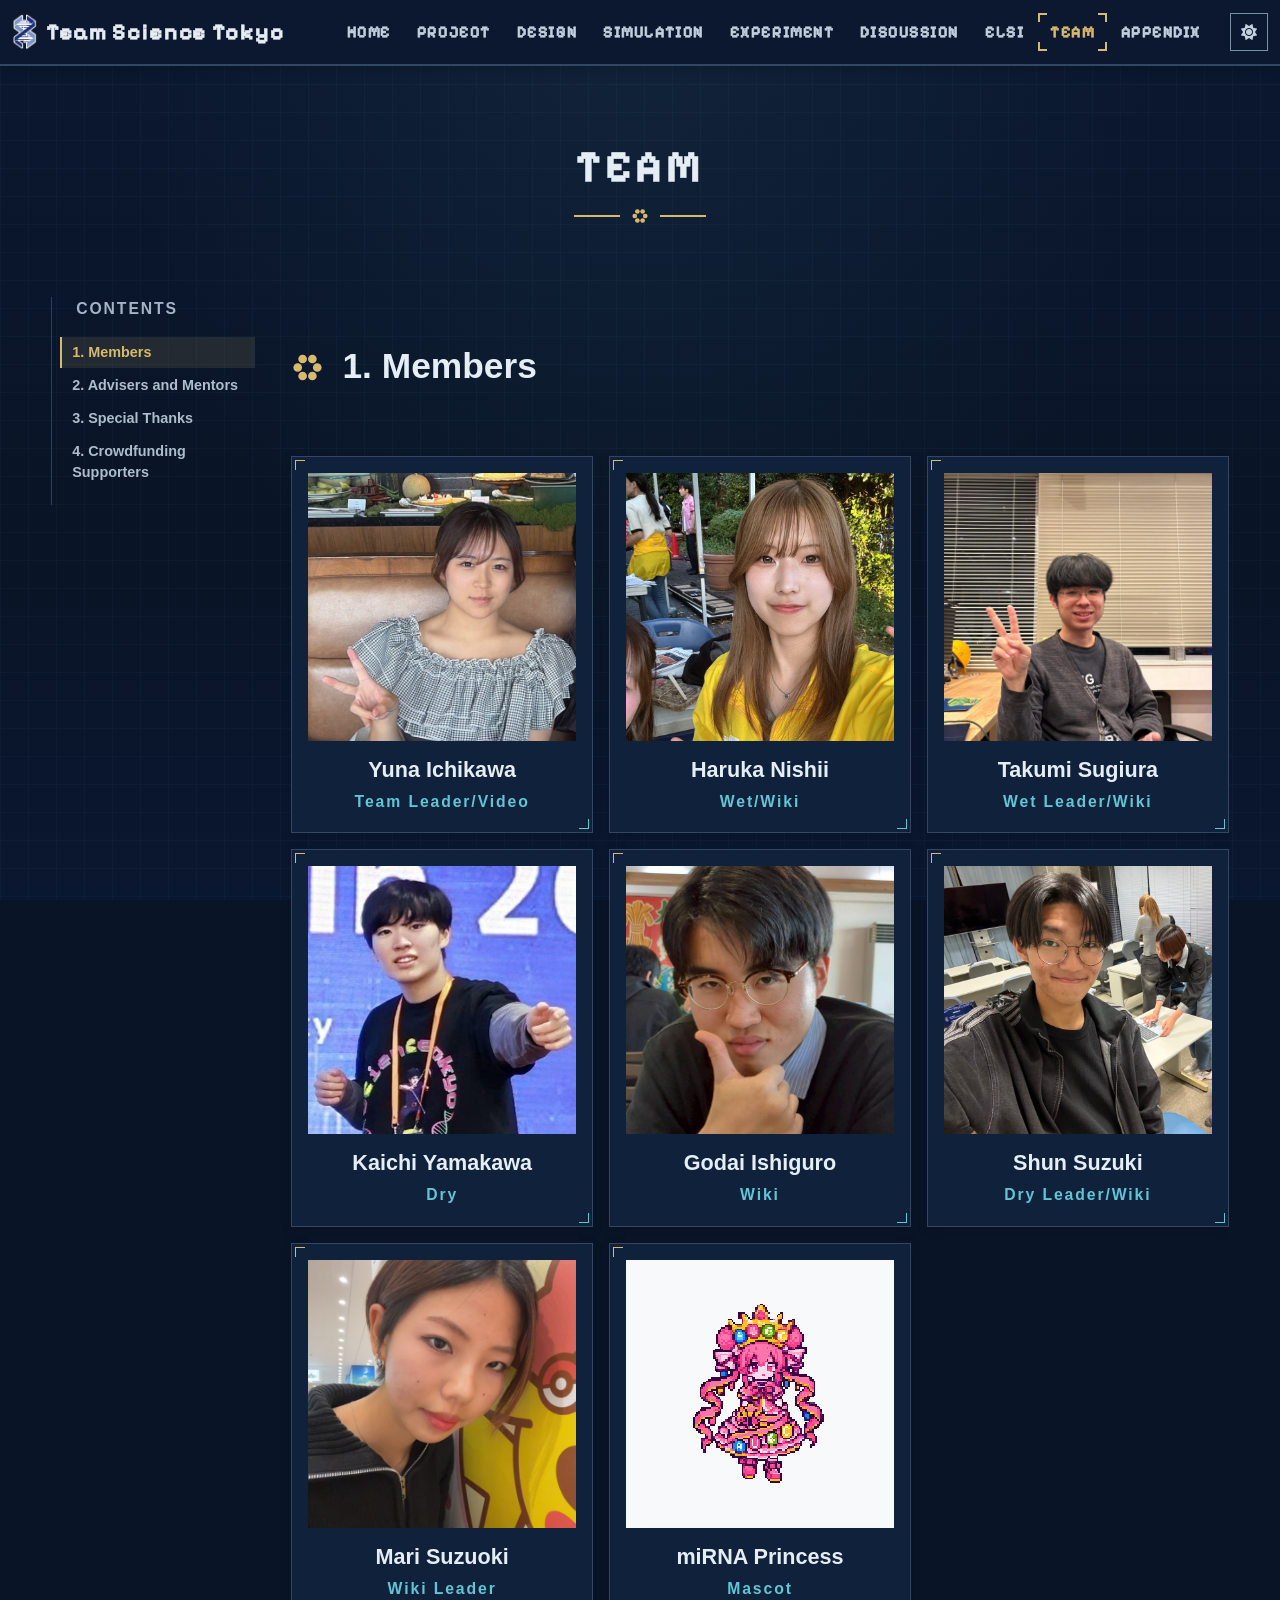
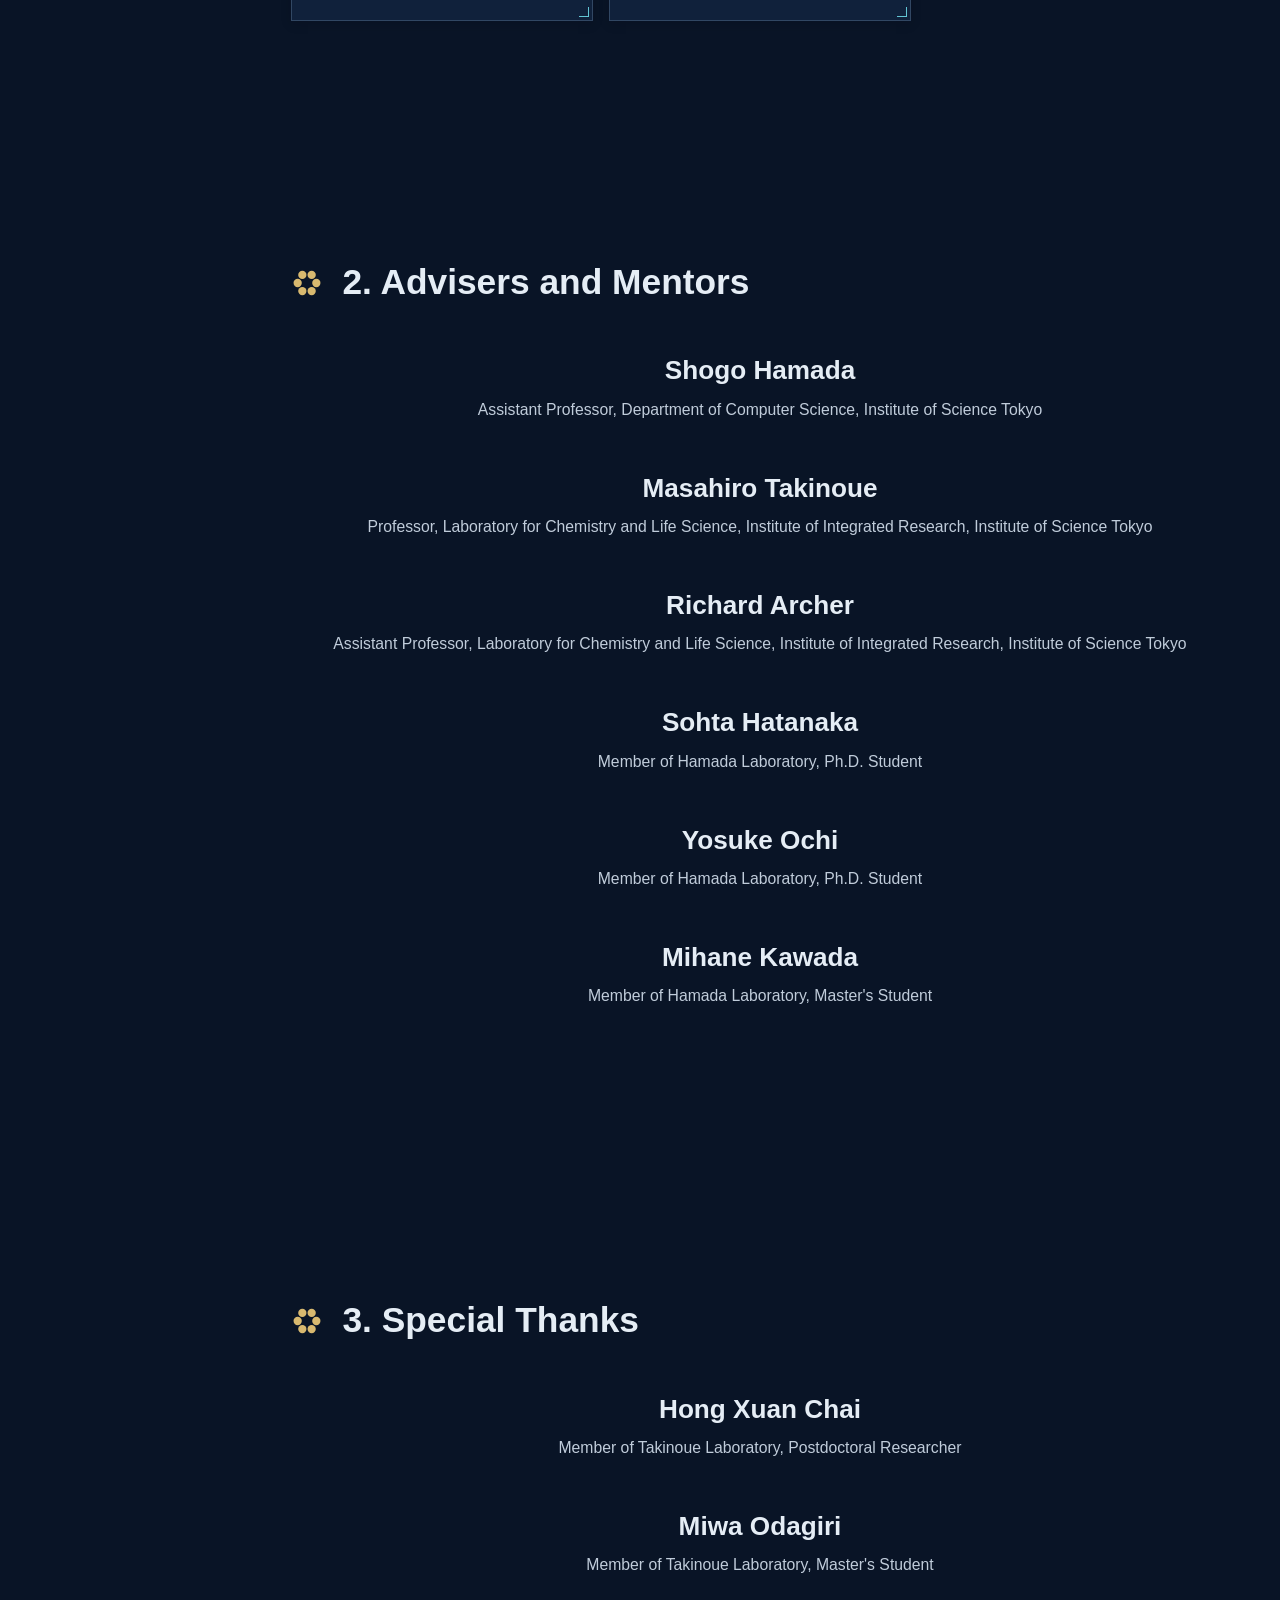
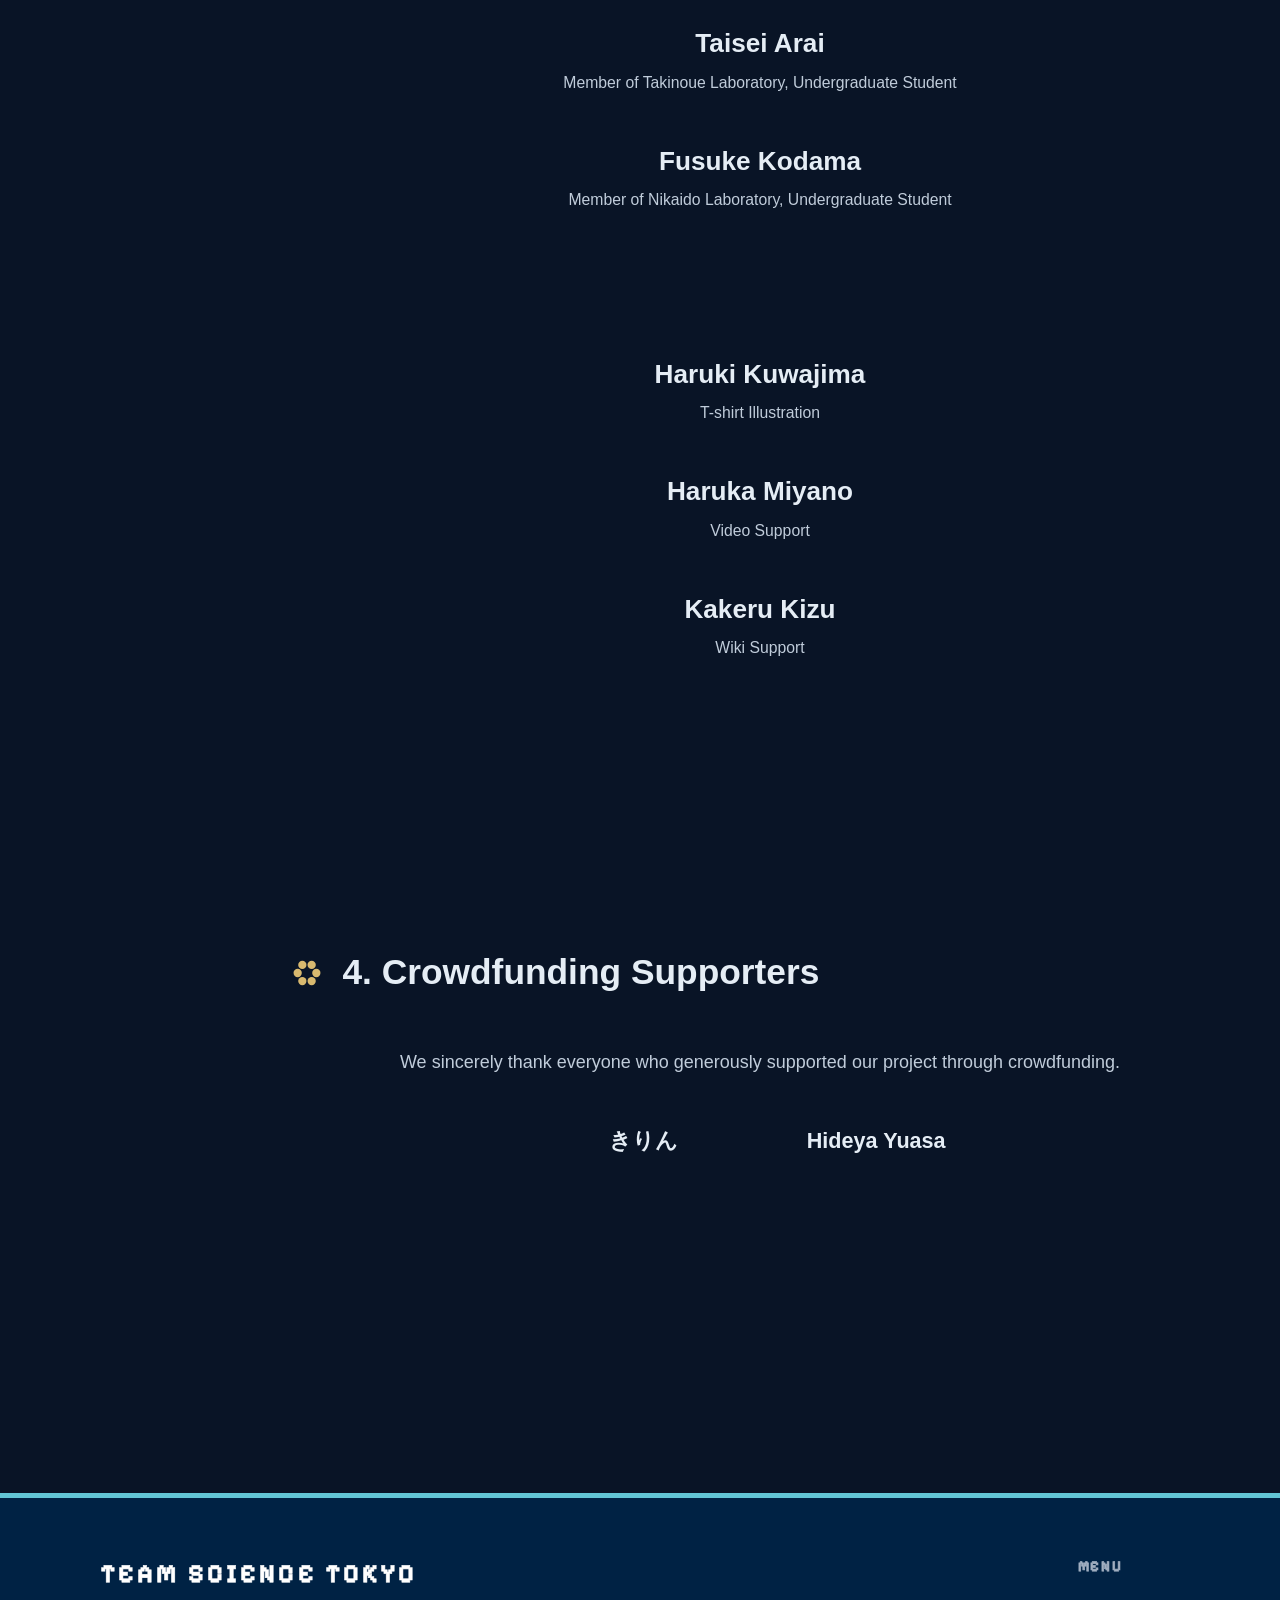
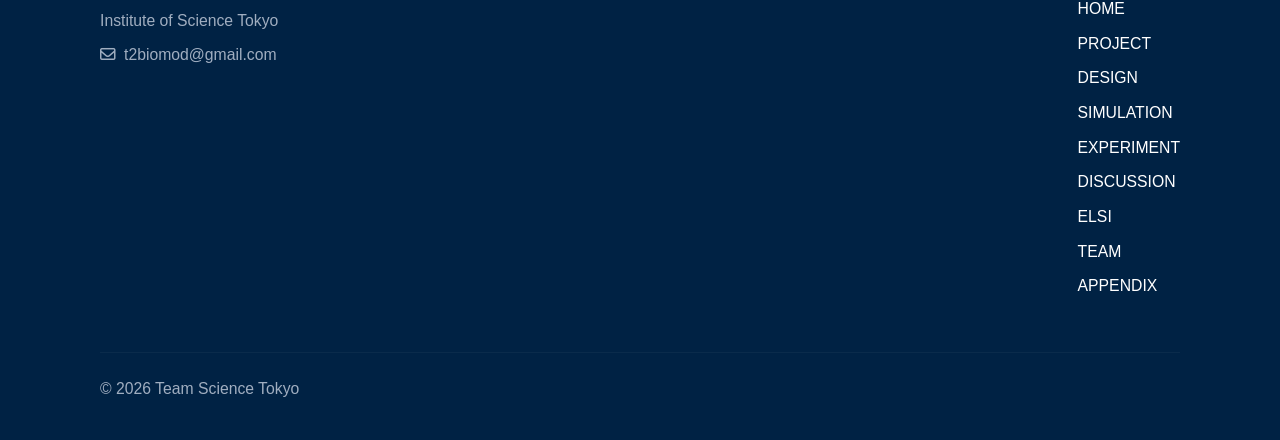
<file: team.html>
<!DOCTYPE html>
<html lang="en">

<head>
    <meta charset="UTF-8">
    <meta name="viewport" content="width=device-width, initial-scale=1.0">
    <title>TEAM | BIOMOD 2026 Team Science Tokyo</title>
    <link rel="icon" type="image/png" sizes="32x32" href="img/team_favicon_32.png?v=3">
    <link href="https://cdn.jsdelivr.net/npm/bootstrap@5.3.0/dist/css/bootstrap.min.css" rel="stylesheet">
    <link rel="stylesheet" href="style.css?v=20261114-62">
    <link rel="stylesheet" href="https://cdnjs.cloudflare.com/ajax/libs/font-awesome/6.5.1/css/all.min.css">
</head>

<body data-bs-spy="scroll" data-bs-target="#page-nav" data-bs-smooth-scroll="true" tabindex="0">

    <div class="ambient-particles" aria-hidden="true">
        <span></span><span></span><span></span><span></span>
        <span></span><span></span><span></span><span></span>
        <span></span><span></span><span></span><span></span>
    </div>

    <div id="header-placeholder"></div>

    <main class="container content-container px-3 px-md-0">

        <!-- 新しいページタイトルデザイン -->
        <div class="text-center mb-5 pb-4">
            <h1 class="page-title">TEAM</h1>
            <div class="page-title-underline"></div>
        </div>

        <div class="row gx-3 gx-lg-5">
            <div class="col-lg-2 d-none d-lg-block">
                <nav id="page-nav" class="nav flex-column sticky-top sidebar-toc">
                    <span class="small fw-bold text-muted mb-3 tracking-widest ps-3">CONTENTS</span>
                    <a class="nav-link fw-bold" href="#members">1. Members</a>
                    <a class="nav-link fw-bold" href="#mentors">2. Advisers and Mentors</a>
                    <a class="nav-link fw-bold" href="#special-thanks">3. Special Thanks</a>
                    <a class="nav-link fw-bold" href="#crowdfunding-supporters">4. Crowdfunding Supporters</a>
                </nav>
            </div>

            <!-- 右側：メインコンテンツ -->
            <div class="col-lg-10">

                <!-- 1. メンバー紹介 -->
                <section id="members" class="fade-in-section mb-5 pt-4">
                    <h2 class="h3 section-title">1. Members</h2>

                    <div class="row g-3 mt-2">

                        <!-- Member 1 -->
                        <div class="col-lg-4 col-md-6 col-6">
                            <div class="team-member-card content-box text-center h-100 p-3">
                                <div class="ratio ratio-1x1 mb-3 bg-light">
                                    <img src="img/TEAM/Ichikawa.jpg?v=2" alt="Yuna Ichikawa" class="object-fit-cover"
                                        loading="lazy" decoding="async">
                                </div>
                                <h4 class="h5 fw-bold mb-1">Yuna Ichikawa</h4>
                                <p class="small fw-bold tracking-widest mb-0 text-accent-blue">Team Leader/Video</p>
                            </div>
                        </div>

                        <!-- Member 2 -->
                        <div class="col-lg-4 col-md-6 col-6">
                            <div class="team-member-card content-box text-center h-100 p-3">
                                <div class="ratio ratio-1x1 mb-3 bg-light">
                                    <img src="img/TEAM/Nisii.jpg" alt="Haruka Nishii" class="object-fit-cover"
                                        loading="lazy" decoding="async">
                                </div>
                                <h4 class="h5 fw-bold mb-1">Haruka Nishii</h4>
                                <p class="small fw-bold tracking-widest mb-0 text-accent-blue">Wet/Wiki</p>
                            </div>
                        </div>

                        <!-- Member 3 -->
                        <div class="col-lg-4 col-md-6 col-6">
                            <div class="team-member-card content-box text-center h-100 p-3">
                                <div class="ratio ratio-1x1 mb-3 bg-light">
                                    <img src="img/TEAM/Sugiura.jpg" alt="Takumi Sugiura" class="object-fit-cover"
                                        loading="lazy" decoding="async">
                                </div>
                                <h4 class="h5 fw-bold mb-1">Takumi Sugiura</h4>
                                <p class="small fw-bold tracking-widest mb-0 text-accent-blue">Wet Leader/Wiki</p>
                            </div>
                        </div>

                        <!-- Member 4 -->
                        <div class="col-lg-4 col-md-6 col-6">
                            <div class="team-member-card content-box text-center h-100 p-3">
                                <div class="ratio ratio-1x1 mb-3 bg-light">
                                    <img src="img/TEAM/Yamakawa.jpg" alt="Kaichi Yamakawa" class="object-fit-cover"
                                        loading="lazy" decoding="async">
                                </div>
                                <h4 class="h5 fw-bold mb-1">Kaichi Yamakawa</h4>
                                <p class="small fw-bold tracking-widest mb-0 text-accent-blue">Dry</p>
                            </div>
                        </div>

                        <!-- Member 5 -->
                        <div class="col-lg-4 col-md-6 col-6">
                            <div class="team-member-card content-box text-center h-100 p-3">
                                <div class="ratio ratio-1x1 mb-3 bg-light">
                                    <img src="img/TEAM/Ishiguro.jpg" alt="Godai Ishiguro" class="object-fit-cover"
                                        loading="lazy" decoding="async">
                                </div>
                                <h4 class="h5 fw-bold mb-1">Godai Ishiguro</h4>
                                <p class="small fw-bold tracking-widest mb-0 text-accent-blue">Wiki</p>
                            </div>
                        </div>

                        <!-- Member 6 -->
                        <div class="col-lg-4 col-md-6 col-6">
                            <div class="team-member-card content-box text-center h-100 p-3">
                                <div class="ratio ratio-1x1 mb-3 bg-light">
                                    <img src="img/TEAM/Suzuki.jpg?v=2" alt="Shun Suzuki" class="object-fit-cover"
                                        loading="lazy" decoding="async">
                                </div>
                                <h4 class="h5 fw-bold mb-1">Shun Suzuki</h4>
                                <p class="small fw-bold tracking-widest mb-0 text-accent-blue">Dry Leader/Wiki</p>
                            </div>
                        </div>

                        <!-- Member 7 -->
                        <div class="col-lg-4 col-md-6 col-6">
                            <div class="team-member-card content-box text-center h-100 p-3">
                                <div class="ratio ratio-1x1 mb-3 bg-light">
                                    <img src="img/TEAM/Suzuoki.jpeg?v=2" alt="Mari Suzuoki" class="object-fit-cover"
                                        loading="lazy" decoding="async">
                                </div>
                                <h4 class="h5 fw-bold mb-1">Mari Suzuoki</h4>
                                <p class="small fw-bold tracking-widest mb-0 text-accent-blue">Wiki Leader</p>
                            </div>
                        </div>

                        <!-- Member 8 -->
                        <div class="col-lg-4 col-md-6 col-6">
                            <div class="team-member-card content-box text-center h-100 p-3">
                                <!-- 姫にカーソル → "tap me!"、タップで隠しページへ -->
                                <a href="princess.html" class="princess-secret d-block mb-3"
                                    aria-label="miRNA Princess (secret page)">
                                    <div class="ratio ratio-1x1 bg-light">
                                        <img src="img/mascot/princess_step.gif" alt="miRNA Princess"
                                            class="object-fit-cover" style="image-rendering: pixelated;">
                                    </div>
                                    <span class="princess-secret-bubble" aria-hidden="true">tap me!</span>
                                </a>
                                <h4 class="h5 fw-bold mb-1">miRNA Princess</h4>
                                <p class="small fw-bold tracking-widest mb-0 text-accent-blue">Mascot</p>
                            </div>
                        </div>

                    </div>
                </section>

                <!-- 2. メンター＆指導教員 -->
                <section id="mentors" class="fade-in-section mb-5 pt-4">
                    <h2 class="h3 section-title">2. Advisers and Mentors</h2>

                    <div class="d-flex flex-column gap-5 text-center px-3 pb-5 mt-4">

                        <div>
                            <h3 class="h4 fw-bold mb-2">Shogo Hamada</h3>
                            <p class="text-secondary small mb-0">Assistant Professor, Department of Computer Science,
                                Institute of Science Tokyo</p>
                        </div>

                        <div>
                            <h3 class="h4 fw-bold mb-2">Masahiro Takinoue</h3>
                            <p class="text-secondary small mb-0">Professor, Laboratory for Chemistry and Life Science,
                                Institute of Integrated Research, Institute of Science Tokyo</p>
                        </div>

                        <div>
                            <h3 class="h4 fw-bold mb-2">Richard Archer</h3>
                            <p class="text-secondary small mb-0">Assistant Professor, Laboratory for Chemistry and Life
                                Science, Institute of Integrated Research, Institute of Science Tokyo</p>
                        </div>

                        <div>
                            <h3 class="h4 fw-bold mb-2">Sohta Hatanaka</h3>
                            <p class="text-secondary small mb-0">Member of Hamada Laboratory, Ph.D. Student</p>
                        </div>

                        <div>
                            <h3 class="h4 fw-bold mb-2">Yosuke Ochi</h3>
                            <p class="text-secondary small mb-0">Member of Hamada Laboratory, Ph.D. Student</p>
                        </div>

                        <div>
                            <h3 class="h4 fw-bold mb-2">Mihane Kawada</h3>
                            <p class="text-secondary small mb-0">Member of Hamada Laboratory, Master's Student</p>
                        </div>

                    </div>
                </section>

                <!-- 3. Special Thanks -->
                <section id="special-thanks" class="fade-in-section mb-5 pt-4">
                    <h2 class="h3 section-title">3. Special Thanks</h2>

                    <div class="d-flex flex-column gap-5 text-center px-3 pb-5 mt-4">

                        <div>
                            <h3 class="h4 fw-bold mb-2">Hong Xuan Chai</h3>
                            <p class="text-secondary small mb-0">Member of Takinoue Laboratory, Postdoctoral Researcher
                            </p>
                        </div>

                        <div>
                            <h3 class="h4 fw-bold mb-2">Miwa Odagiri</h3>
                            <p class="text-secondary small mb-0">Member of Takinoue Laboratory, Master's Student</p>
                        </div>

                        <div>
                            <h3 class="h4 fw-bold mb-2">Taisei Arai</h3>
                            <p class="text-secondary small mb-0">Member of Takinoue Laboratory, Undergraduate Student
                            </p>
                        </div>

                        <div>
                            <h3 class="h4 fw-bold mb-2">Fusuke Kodama</h3>
                            <p class="text-secondary small mb-0">Member of Nikaido Laboratory, Undergraduate Student</p>
                        </div>

                    </div>

                    <div class="d-flex flex-column gap-5 text-center px-3 pb-5 mt-5 pt-4 pt-md-5">

                        <div>
                            <h3 class="h4 fw-bold mb-2">Haruki Kuwajima</h3>
                            <p class="text-secondary small mb-0">T-shirt Illustration</p>
                        </div>

                        <div>
                            <h3 class="h4 fw-bold mb-2">Haruka Miyano</h3>
                            <p class="text-secondary small mb-0">Video Support</p>
                        </div>

                        <div>
                            <h3 class="h4 fw-bold mb-2">Kakeru Kizu</h3>
                            <p class="text-secondary small mb-0">Wiki Support</p>
                        </div>

                    </div>
                </section>

                <!-- 4. Crowdfunding Supporters -->
                <section id="crowdfunding-supporters" class="fade-in-section mb-5 pt-4">
                    <h2 class="h3 section-title">4. Crowdfunding Supporters</h2>
                    <p class="text-secondary text-center mt-3 mb-4">
                        We sincerely thank everyone who generously supported our project through crowdfunding.
                    </p>

                    <div class="row g-4 text-center px-3 pb-5 mt-2 justify-content-center">
                        <div class="col-6 col-md-4 col-lg-3">
                            <h3 class="h5 fw-bold mb-0">きりん</h3>
                        </div>
                        <div class="col-6 col-md-4 col-lg-3">
                            <h3 class="h5 fw-bold mb-0">Hideya Yuasa</h3>
                        </div>
                    </div>
                </section>

            </div>
        </div>
    </main>

    <div id="footer-placeholder"></div>

    <script src="https://cdn.jsdelivr.net/npm/bootstrap@5.3.0/dist/js/bootstrap.bundle.min.js"></script>
    <script src="main.js?v=20261114-28"></script>
</body>

</html>
</file>
<file: style.css>
@import url('https://fonts.googleapis.com/css2?family=DotGothic16&family=Outfit:wght@400;500;600;700;800&display=swap');
/* DotGothic16's lowercase i reads like a capital I; take only the i glyph from Pixelify Sans */
@import url('https://fonts.googleapis.com/css2?family=Pixelify+Sans&text=i&display=swap');

/* =========================================
   Midnight Waterfall theme
   ========================================= */
:root {
    /* Square corners everywhere (Bootstrap components included) */
    --bs-border-radius: 0;
    --bs-border-radius-sm: 0;
    --bs-border-radius-lg: 0;
    --bs-border-radius-xl: 0;
    --bs-border-radius-xxl: 0;
    --bs-border-radius-2xl: 0;
    --bs-border-radius-pill: 0;
    --primary-blue: #0d1b34;
    --accent-blue: #62c5d5;
    --accent-gold: #d8b96f;
    --bg-light: #091426;
    --border-color: #2b405d;
    --text-main: #e5edf5;
    --text-muted: #a4b3c5;
    --fig-accent: #7aa8ff;
    --surface-dark: #10213b;
    --surface-raised: #142945;
    --helix-mark: url("data:image/svg+xml,%3Csvg xmlns='http://www.w3.org/2000/svg' viewBox='0 0 24 24'%3E%3Cg fill='%23000'%3E%3Ccircle cx='19' cy='12' r='3.1'/%3E%3Ccircle cx='15.5' cy='18.06' r='3.1'/%3E%3Ccircle cx='8.5' cy='18.06' r='3.1'/%3E%3Ccircle cx='5' cy='12' r='3.1'/%3E%3Ccircle cx='8.5' cy='5.94' r='3.1'/%3E%3Ccircle cx='15.5' cy='5.94' r='3.1'/%3E%3C/g%3E%3C/svg%3E");
}

body {
    isolation: isolate;
    position: relative;
    background-color: var(--bg-light);
    background-image:
        linear-gradient(rgba(98, 197, 213, 0.035) 1px, transparent 1px),
        linear-gradient(90deg, rgba(98, 197, 213, 0.035) 1px, transparent 1px),
        radial-gradient(ellipse at 50% 0%, rgba(98, 197, 213, 0.07), transparent 58%),
        linear-gradient(180deg, #0b1830 0%, #091426 60%, #0a1730 100%);
    background-size: 28px 28px, 28px 28px, auto, auto;
    background-attachment: fixed;
    color: var(--text-main);
    padding-top: 60px;
    font-family: 'Helvetica Neue', Arial, 'Hiragino Kaku Gothic ProN', 'Hiragino Sans', Meiryo, sans-serif;
    font-size: 18px;
}

.content-container {
    max-width: 1080px;
}

main.content-container {
    padding-top: 80px;
    padding-bottom: 100px;
}

/* Side margins as a fixed share of the window on every sub-page (px-md-0 removes the padding,
   so without this the content touches the edges just above each breakpoint).
   Below the max-width the content is always 92% of the window, so it shrinks evenly. */
@media (min-width: 768px) {
    main.content-container,
    [role="main"].content-container {
        width: 92%;
    }
}

@media (min-width: 992px) {

    body[data-bs-spy="scroll"] main.content-container,
    main.content-container:has(.sidebar-toc) {
        max-width: 1200px;
    }

    body[data-bs-spy="scroll"] main.content-container>.row,
    main.content-container:has(.sidebar-toc)>.row {
        --bs-gutter-x: 2.25rem;
    }

    body[data-bs-spy="scroll"] main.content-container>.row>.col-lg-2,
    main.content-container:has(.sidebar-toc)>.row>.col-lg-2 {
        flex: 0 0 240px;
        width: 240px;
    }

    body[data-bs-spy="scroll"] main.content-container>.row>.col-lg-10,
    main.content-container:has(.sidebar-toc)>.row>.col-lg-10 {
        flex: 1 1 0%;
        width: calc(100% - 240px);
    }
}


.ambient-particles {
    position: absolute;
    inset: 0;
    z-index: 0;
    pointer-events: none;
}

/* Particles drifting past the right edge must not widen the page (horizontal scroll on phones) */
.ambient-particles {
    overflow: clip;
}

body>header,
body>main,
#footer-placeholder {
    position: relative;
    z-index: 1;
}

.ambient-particles span {
    position: absolute;
    width: var(--sparkle-size, 24px);
    aspect-ratio: 1;
    background-color: #c9f5ff;
    clip-path: polygon(44% 0, 56% 0, 56% 19%, 69% 19%, 69% 31%,
            81% 31%, 81% 44%, 100% 44%, 100% 56%,
            81% 56%, 81% 69%, 69% 69%, 69% 81%,
            56% 81%, 56% 100%, 44% 100%, 44% 81%,
            31% 81%, 31% 69%, 19% 69%, 19% 56%,
            0 56%, 0 44%, 19% 44%, 19% 31%,
            31% 31%, 31% 19%, 44% 19%);
    filter: drop-shadow(0 0 5px rgba(138, 226, 255, 0.7));
    opacity: 0;
    animation: pixel-star-twinkle var(--twinkle-duration, 4s) ease-in-out var(--twinkle-delay, 0s) infinite;
}

.ambient-particles span:nth-child(1) {
    left: 5%;
    top: 8%;
    --sparkle-size: 30px;
    --twinkle-delay: -1.2s;
}

.ambient-particles span:nth-child(2) {
    left: 12%;
    top: 25%;
    --sparkle-size: 20px;
    --twinkle-duration: 3.6s;
    --twinkle-delay: -3.1s;
}

.ambient-particles span:nth-child(3) {
    left: 4%;
    top: 41%;
    --sparkle-size: 32px;
    --twinkle-duration: 5s;
    --twinkle-delay: -1.8s;
}

.ambient-particles span:nth-child(4) {
    left: 11%;
    top: 58%;
    --sparkle-size: 24px;
    --twinkle-duration: 4.2s;
    --twinkle-delay: -0.4s;
}

.ambient-particles span:nth-child(5) {
    left: 5%;
    top: 75%;
    --sparkle-size: 18px;
    --twinkle-duration: 3s;
    --twinkle-delay: -1.7s;
}

.ambient-particles span:nth-child(6) {
    left: 13%;
    top: 91%;
    --sparkle-size: 28px;
    --twinkle-duration: 3.1s;
    --twinkle-delay: -0.9s;
}

.ambient-particles span:nth-child(7) {
    left: 91%;
    top: 8%;
    --sparkle-size: 25px;
    --twinkle-duration: 4.2s;
    --twinkle-delay: -0.4s;
}

.ambient-particles span:nth-child(8) {
    left: 95%;
    top: 25%;
    --sparkle-size: 16px;
    --twinkle-duration: 3s;
    --twinkle-delay: -1.7s;
}

.ambient-particles span:nth-child(9) {
    left: 88%;
    top: 41%;
    --sparkle-size: 28px;
    --twinkle-duration: 3.1s;
    --twinkle-delay: -0.9s;
}

.ambient-particles span:nth-child(10) {
    left: 94%;
    top: 58%;
    --sparkle-size: 22px;
    --twinkle-duration: 4.6s;
    --twinkle-delay: -2.4s;
}

.ambient-particles span:nth-child(11) {
    left: 90%;
    top: 75%;
    --sparkle-size: 32px;
    --twinkle-duration: 5s;
    --twinkle-delay: -2.8s;
}

.ambient-particles span:nth-child(12) {
    left: 96%;
    top: 91%;
    --sparkle-size: 18px;
    --twinkle-duration: 3.4s;
    --twinkle-delay: -1.3s;
}

@keyframes pixel-star-twinkle {

    0%,
    100% {
        opacity: 0.08;
        transform: scale(0.72) rotate(0deg);
    }

    45%,
    55% {
        opacity: 0.85;
        transform: scale(1) rotate(0deg);
    }

    50% {
        opacity: 1;
        transform: scale(1.08) rotate(0deg);
    }
}

p {
    line-height: 1.9;
    margin-bottom: 1.75rem;
}

/* Paragraph first-line indentation across all pages (~3.5–4 characters) */
main p {
    text-indent: 3.5ch;
}

main .text-center p,
main p.text-center,
main p[role="math"],
main p[role="math"]+p,
main .references-section p,
main .team-member-card p,
main p.small,
main p.fw-bold {
    text-indent: 0;
}

a {
    color: var(--accent-blue);
    transition: color 0.2s ease;
}

a:hover {
    color: var(--accent-gold);
}

a:focus-visible,
button:focus-visible {
    outline: 2px solid var(--accent-gold);
    outline-offset: 3px;
}

/* 図・表・ムービーへのリンク：寒色の青（--fig-accent）＋点線の下線で、ページ・節へのリンク（水色・実線）や目次の現在地（金）と区別する。
   キャプションの「Figure N.」ラベルも同じ色に揃える */
main a[href*="#fig-"],
main a[href*="#figure-"],
main a[href*="#table-"],
main a[href*="#movie-"] {
    color: var(--fig-accent);
    text-decoration-line: underline;
    text-decoration-style: dotted;
    text-decoration-thickness: 1.5px;
    text-underline-offset: 3px;
}

main a[href*="#fig-"]:hover,
main a[href*="#figure-"]:hover,
main a[href*="#table-"]:hover,
main a[href*="#movie-"]:hover {
    color: var(--accent-blue);
    text-decoration-style: solid;
}

/* 図・表・ムービーのキャプション先頭ラベル（Figure N. / Table N. / Movie N.） */
main figcaption strong,
main caption strong,
main .fig-group-caption > strong {
    color: var(--fig-accent);
    font-weight: 600;
    white-space: nowrap;
}

/* 図・ムービーのキャプション：全ページ共通（サイズ・色・図との間隔）。
   HTML 側の .text-secondary / .mt-3 より優先させるため :is() でクラス1つ分の詳細度を足している */
main figure figcaption:is(.text-secondary, *) {
    margin-top: 0.75rem !important;
    font-size: 0.92rem;
    line-height: 1.6;
    color: var(--text-muted) !important;
}

/* Navigation */
.navbar {
    background-color: #0b1830 !important;
    border-bottom: 2px solid #314763;
    box-shadow: 0 2px 12px rgba(2, 9, 20, 0.28);
}

.navbar-brand {
    color: #e7edf4 !important;
    font-size: 1.4rem;
    letter-spacing: 0.04em;
}

.navbar-brand,
h1,
h2,
h3,
h4,
h5,
h6,
.navbar-nav .nav-link {
    font-family: 'Pixelify Sans', 'DotGothic16', monospace;
    -webkit-text-stroke: 0.6px currentColor;
}

.navbar-toggler {
    border: 1px solid #7890aa;
    border-radius: 0;
}

.navbar-toggler-icon {
    filter: invert(1) grayscale(1) brightness(1.8);
}

.navbar-nav .nav-link {
    position: relative;
    color: #c2cfdd !important;
    font-size: 1rem;
    font-weight: 600;
    letter-spacing: 0.035em;
    padding: 10px 13px !important;
    transition: color 0.2s ease;
}

/* Current page / hover: corner brackets like a measurement frame (same motif as the card corners),
   instead of an underline */
.navbar-nav .nav-link::before {
    --bracket: var(--accent-gold);
    content: "";
    position: absolute;
    inset: 3px 1px;
    background:
        linear-gradient(var(--bracket), var(--bracket)) top left / 9px 2px no-repeat,
        linear-gradient(var(--bracket), var(--bracket)) top left / 2px 9px no-repeat,
        linear-gradient(var(--bracket), var(--bracket)) top right / 9px 2px no-repeat,
        linear-gradient(var(--bracket), var(--bracket)) top right / 2px 9px no-repeat,
        linear-gradient(var(--bracket), var(--bracket)) bottom left / 9px 2px no-repeat,
        linear-gradient(var(--bracket), var(--bracket)) bottom left / 2px 9px no-repeat,
        linear-gradient(var(--bracket), var(--bracket)) bottom right / 9px 2px no-repeat,
        linear-gradient(var(--bracket), var(--bracket)) bottom right / 2px 9px no-repeat;
    opacity: 0;
    transform: scale(1.12);
    transition: opacity 0.2s ease, transform 0.2s ease;
    pointer-events: none;
}

.navbar-nav .nav-link:hover {
    color: #ffffff !important;
}

.navbar-nav .nav-link:hover::before {
    --bracket: var(--accent-blue);
    opacity: 0.7;
    transform: scale(1);
}

.navbar-nav .nav-link.active {
    color: var(--accent-gold) !important;
}

.navbar-nav .nav-link.active::before {
    --bracket: var(--accent-gold);
    opacity: 1;
    transform: scale(1);
}

/* Collapsed (phone) menu: full-width rows, so a gold side bar marks the current page instead */
@media (max-width: 991.98px) {
    .navbar-nav .nav-link::before {
        content: none;
    }

    .navbar-nav .nav-link.active {
        box-shadow: inset 2px 0 0 var(--accent-gold);
    }
}

@media (prefers-reduced-motion: reduce) {
    .navbar-nav .nav-link::before {
        transition: none;
    }
}

/* Footer */
.site-footer {
    background-color: #002244;
    color: #ffffff;
    padding: 60px 0 40px 0;
    border-top: 5px solid var(--accent-blue);
}

.footer-title {
    color: #ffffff;
    letter-spacing: 0.1em;
    text-transform: uppercase;
}

.footer-menu-title {
    color: #a0aec0;
    font-size: 0.92rem;
    text-transform: uppercase;
}

.footer-text-muted {
    color: #a0aec0;
}

.footer-divider {
    border-color: rgba(255, 255, 255, 0.15);
}

.footer-link {
    transition: color 0.3s ease;
}

.footer-link:hover {
    color: var(--accent-gold) !important;
    text-decoration: none;
}

/* Headings */
.tracking-widest {
    letter-spacing: 0.12em;
}

.page-title {
    color: #e5edf5;
    font-size: clamp(2.7rem, calc(1.485rem + 1.62vw), 3.51rem);
    font-weight: 700;
    text-transform: uppercase;
    letter-spacing: 0.08em;
}

/* Under the page title: two short rules with the six-helix mark between them */
.page-title-underline {
    position: relative;
    width: 132px;
    height: 18px;
    margin: 14px auto 0;
    background:
        linear-gradient(var(--accent-gold), var(--accent-gold)) left center / 46px 2px no-repeat,
        linear-gradient(var(--accent-gold), var(--accent-gold)) right center / 46px 2px no-repeat;
}

.page-title-underline::after {
    content: "";
    position: absolute;
    left: 50%;
    top: 0;
    width: 18px;
    height: 18px;
    transform: translateX(-50%);
    background-color: var(--accent-gold);
    -webkit-mask: var(--helix-mark) center / contain no-repeat;
    mask: var(--helix-mark) center / contain no-repeat;
}

/* ページタイトル下の補足（任意）：どのページでも同じ見た目で使える */
.page-subtitle {
    margin: 1rem 0 0;
    font-size: 1.05rem;
    letter-spacing: 0.05em;
    color: var(--text-muted);
}

/* h2.section-title also beats Bootstrap's .h3 (some pages mark chapters as h2.h3), so every chapter
   heading has the same size */
.section-title,
main h2.section-title {
    color: #e5edf5;
    font-size: clamp(2.16rem, calc(1.431rem + 0.972vw), 2.7rem);
    font-weight: 700;
    position: relative;
    padding-left: 1.45em;
    margin-bottom: 3.25rem;
}

/* Team mark: cross-section of a six-helix DNA bundle (six helices in a ring), in place of a plain bar */
.section-title::before {
    content: "";
    position: absolute;
    left: 0;
    top: 0.16em;
    width: 0.92em;
    height: 0.92em;
    background-color: var(--accent-gold);
    -webkit-mask: var(--helix-mark) center / contain no-repeat;
    mask: var(--helix-mark) center / contain no-repeat;
}

/* Subheadings & Section Subtitles */
.section-subtitle {
    color: var(--accent-gold);
    font-family: 'Pixelify Sans', 'DotGothic16', monospace;
    -webkit-text-stroke: 0.6px currentColor;
    line-height: 1.35;
}

/* Accent Color Utilities */
.text-accent-blue {
    color: var(--accent-blue) !important;
}

.text-accent-gold {
    color: var(--accent-gold) !important;
}

h3,
h4,
h5,
h6 {
    color: #e5edf5;
}

h3,
.h3 {
    font-size: clamp(1.89rem, calc(1.404rem + 0.648vw), 2.43rem);
}

h4,
.h4 {
    font-size: clamp(1.377rem, calc(1.377rem + 0.324vw), 1.89rem);
}

h5,
.h5 {
    font-size: 1.35rem;
}

h6,
.h6 {
    font-size: 1.08rem;
}

/* Darken sections that were previously hard-coded as white. */
.fade-in-section[style*="background-color: #ffffff"] {
    background-color: transparent !important;
}

.text-secondary {
    color: #c0ccda !important;
}

.text-muted {
    color: #a4b3c5 !important;
}

.bg-light .text-muted {
    color: #5d6d80 !important;
}

/* Anchor Scroll Margins */
section[id],
.fade-in-section[id],
.fade-in-section [id],
.simulation-subblock[id],
.content-box[id] {
    scroll-margin-top: 90px;
}

/* Sidebar */
.sidebar-toc {
    top: 100px;
    background-color: transparent !important;
    border: none !important;
    border-left: 1px solid var(--border-color) !important;
    border-radius: 0 !important;
    box-shadow: none !important;
    padding-left: 8px !important;
    /* Long tables of contents scroll on their own instead of running off the bottom of the window */
    max-height: calc(100vh - 120px);
    overflow-y: auto;
    overscroll-behavior: contain;
    flex-wrap: nowrap;
    padding-bottom: 16px;
    scrollbar-width: thin;
    scrollbar-color: rgba(148, 163, 184, 0.35) transparent;
}

.sidebar-toc .nav-link {
    color: #aebdce;
    font-size: 0.9rem;
    line-height: 1.45;
    padding: 5px 0 5px 10px;
    border-left: 2px solid transparent;
    border-radius: 0;
    margin-bottom: 2px;
    transition: color 0.2s ease, border-color 0.2s ease;
}

.sidebar-toc-subnav {
    margin-top: 4px;
    margin-bottom: 8px;
    margin-left: 12px;
    padding-left: 8px;
    border-left: 1px solid var(--border-color);
}

.sidebar-toc-subnav .nav-link {
    font-size: 0.84rem;
}

/* Collapsible third level (built by main.js from the page's headings): chapters and 1.1-level items
   always show; only the 1.1 item being read / clicked unfolds its own topics */
/* Third level and deeper: small indent steps, no extra guide lines, compact rows */
.sidebar-toc-subnav .sidebar-toc-subnav {
    margin-left: 6px;
    padding-left: 0;
    border-left: none;
}

.sidebar-toc-subnav .sidebar-toc-subnav .nav-link {
    font-size: 0.8rem;
    line-height: 1.4;
    padding: 4px 0 4px 8px;
    margin-bottom: 1px;
}


.toc-collapsible :is(.toc-sub3, .toc-sub4, .toc-sub5) {
    max-height: 0;
    margin-top: 0;
    margin-bottom: 0;
    overflow: hidden;
    opacity: 0;
    visibility: hidden;
    transition: max-height 0.3s ease, opacity 0.25s ease, margin 0.3s ease, visibility 0s linear 0.3s;
}

.toc-collapsible :is(.toc-sub3, .toc-sub4, .toc-sub5).is-open {
    max-height: 40rem;
    margin-top: 4px;
    margin-bottom: 8px;
    opacity: 1;
    visibility: visible;
    transition: max-height 0.3s ease, opacity 0.25s ease, margin 0.3s ease, visibility 0s;
}

@media (prefers-reduced-motion: reduce) {
    .toc-collapsible :is(.toc-sub3, .toc-sub4, .toc-sub5) {
        transition: none;
    }
}

.sidebar-toc .nav-link:hover {
    background-color: rgba(98, 197, 213, 0.08);
    color: var(--accent-blue);
}

.sidebar-toc .nav-link.active {
    background-color: transparent;
    color: var(--accent-gold);
    border-left-color: var(--accent-gold);
}

/* The item being read: bold with a soft highlight. Its parent chapters stay quieter. */
.sidebar-toc .nav-link.active:not(:has(+ .sidebar-toc-subnav)) {
    font-weight: 700;
    background-color: rgba(216, 185, 111, 0.12);
}

.sidebar-toc .nav-link.active:has(+ .sidebar-toc-subnav) {
    border-left-color: rgba(216, 185, 111, 0.55);
}

/* Content panels */
.content-box {
    background-color: var(--surface-dark);
    border: 1px solid #314763;
    border-radius: 0;
    padding: 44px;
    background-image:
        linear-gradient(var(--accent-gold), var(--accent-gold)),
        linear-gradient(var(--accent-gold), var(--accent-gold)),
        linear-gradient(var(--accent-blue), var(--accent-blue)),
        linear-gradient(var(--accent-blue), var(--accent-blue)),
        linear-gradient(var(--accent-blue), var(--accent-blue)),
        linear-gradient(var(--accent-blue), var(--accent-blue)),
        linear-gradient(var(--accent-gold), var(--accent-gold)),
        linear-gradient(var(--accent-gold), var(--accent-gold));
    background-repeat: no-repeat;
    background-position: top 3px left 3px, top 3px left 3px, top 3px left 3px, top 3px left 3px,
        bottom 3px right 3px, bottom 3px right 3px, bottom 3px right 3px, bottom 3px right 3px;
    background-size: 10px 1px, 1px 10px, 5px 1px, 1px 5px, 10px 1px, 1px 10px, 5px 1px, 1px 5px;
    box-shadow: 0 3px 10px rgba(2, 9, 20, 0.16);
    transition: border-color 0.2s ease, box-shadow 0.2s ease, transform 0.2s ease;
}

.content-box:hover {
    border-color: #526d88;
    box-shadow: 0 5px 14px rgba(2, 9, 20, 0.22);
    transform: translateY(-2px);
}

.content-box.bg-light {
    background-color: #eef4f7 !important;
}

@media (max-width: 575.98px) {
    .content-box {
        padding: 24px 20px;
    }
}

/* Rupture result mark (○ observed / ✕ not observed) */
.simulation-result-mark {
    display: inline-flex;
    flex-shrink: 0;
    align-items: center;
    justify-content: center;
    width: 30px;
    height: 30px;
    border-radius: 50%;
    transition: transform 0.25s ease, box-shadow 0.25s ease;
}

.simulation-result-mark svg {
    display: block;
    width: 18px;
    height: 18px;
}

/* バツ: 膜破裂なし（ネガティブ） */
.simulation-result-mark-negative {
    color: #ff5c82;
    background-color: rgba(255, 51, 102, 0.12);
    border: 1px solid rgba(255, 92, 130, 0.45);
}

/* マル: 膜破裂あり（ポジティブ） */
.simulation-result-mark-positive {
    color: #00e5ff;
    background-color: rgba(0, 229, 255, 0.12);
    border: 1px solid rgba(0, 229, 255, 0.5);
    box-shadow: 0 0 10px rgba(0, 229, 255, 0.2);
}

.content-box:hover .simulation-result-mark {
    transform: scale(1.06);
}

.simulation-model-viewer {
    display: block;
    width: 100%;
    height: min(70vh, 640px);
    min-height: 360px;
    background-color: #ffffff;
}

.simulation-colorbar-panel {
    display: flex;
    justify-content: center;
    align-items: center;
    width: 100%;
    height: min(70vh, 640px);
    min-height: 360px;
    background-color: #ffffff;
    padding: 1.5rem;
    box-sizing: border-box;
}

.simulation-colorbar {
    display: block;
    max-width: 100%;
    max-height: 100%;
    width: auto;
    height: auto;
    object-fit: contain;
}

#approach .ratio.content-box {
    background: #ffffff !important;
}

.learn-more-btn {
    border: 1px solid var(--accent-gold);
    border-radius: 0;
    color: var(--accent-gold);
    background-color: transparent;
    transition: color 0.2s ease, background-color 0.2s ease, transform 0.2s ease;
}

.learn-more-btn:hover,
.learn-more-btn:focus-visible {
    border-color: var(--accent-gold);
    color: var(--primary-blue);
    background-color: var(--accent-gold);
    transform: translateY(-2px);
}

/* Custom Accordion Menu - Midnight Waterfall Theme */

/* Simulation Section Spacing Utility */
.simulation-subblock {
    margin-bottom: 3.5rem;
    padding-top: 0.5rem;
}

/* ===== Shared spacing (all pages) =====
   Bootstrap spacing utilities in the markup (mb-5, pt-4, mb-3 ...) are !important and too tight for
   long-form pages, so the shared building blocks get roomier spacing here, in one place. */
/* Chapters (h2 sections) are clearly separated: a wide, uniform gap between one chapter and the next */
main section.fade-in-section {
    margin-bottom: 12rem !important;
    padding-top: 3rem !important;
}

/* The gap comes from the section itself, not from whatever element happens to end it, so every
   chapter break is the same size */
main section.fade-in-section > :last-child {
    margin-bottom: 0 !important;
}

main .section-subtitle {
    margin-bottom: 1.75rem !important;
}

/* Spacing hierarchy: chapter (240px) > 1.1-level group (128px) > blocks inside a group (≤ ~80px) */
main .simulation-subblock:not(.mb-0) {
    margin-bottom: 3.5rem !important;
}

/* A block that opens with a heading: the block's own spacing already separates it */
main .simulation-subblock > :is(h3, h4, h5, .wet-subhead, .wet-exp-title):first-child {
    margin-top: 0 !important;
}

main p.mb-2 {
    margin-bottom: 1.4rem !important;
}

@media (max-width: 575.98px) {
    main section.fade-in-section {
        margin-bottom: 7rem !important;
    }
}

/* Row gutters reach past main's / the footer's edges (no side padding on desktop), which caused a slight
   horizontal scroll on narrower screens; clip it without creating a scroll container (sticky still works) */
main.content-container,
.site-footer {
    overflow-x: clip;
}

/* ===== Heading scale (all pages) =====
   Sizes step down one level at a time (desktop / phone):
   chapter h2  : large white, thick gold bar   ~37 / 35px   (.section-title)
   group  1.1  : white, thin blue bar           27 / 23px   (first h3 of a .subsection)
   topic       : blue                           22 / 19px   (h4.section-subtitle, .wet-exp-title)
   minor       : white bold                     19 / 17px   (.wet-subhead, h5 in simulation blocks)
   label       : gold capitals with a rule      18 / 16px   (.wet-label, .exp-label) */
main .col-lg-10 .subsection > h3:first-child {
    padding-left: 14px;
    border-left: 3px solid var(--accent-gold);
    line-height: 1.35;
}

main .col-lg-10 h4.section-subtitle,
main .col-lg-10 h3.section-subtitle,
main .wet-exp-title {
    font-size: 1.35rem;
    font-weight: 700;
    line-height: 1.4;
    color: var(--accent-gold);
}

main .wet-subhead,
.simulation-page .simulation-subblock h5.section-subtitle {
    font-size: 1.2rem;
    font-weight: 700;
    line-height: 1.5;
    letter-spacing: 0;
    color: var(--text-main);
    -webkit-text-stroke: 0;
}

/* Second-level groups (1.1, 1.2, 2.1 ...): one uniform gap between groups on every page —
   narrower than the gap between chapters, wider than anything inside a group */
main .col-lg-10 .subsection {
    margin-top: 0 !important;
    margin-bottom: 0 !important;
    padding-top: 0 !important;
    padding-bottom: 0 !important;
}

main .col-lg-10 .subsection + .subsection {
    margin-top: 8rem !important;
}

/* The first group after a chapter's intro text starts as far below it as it would below the heading */
main .col-lg-10 :is(p, ul, ol) + .subsection {
    margin-top: 3.25rem !important;
}

main .col-lg-10 .subsection > :last-child {
    margin-bottom: 0 !important;
}

@media (max-width: 575.98px) {
    /* phones keep the same order: chapter 160px > group ~112px > blocks ~70px */
    main .col-lg-10 .subsection + .subsection {
        margin-top: 7rem !important;
    }

    main .simulation-subblock:not(.mb-0) {
        margin-bottom: 2.5rem !important;
    }
}

/* Headings that follow body content get clear space above, so each topic starts visibly */
main :is(p, ul, ol, .table-responsive, .wet-table-wide, .math-display, figure, .row) + :is(h3, h4, h5) {
    margin-top: 3rem;
}

/* Stacked panels breathe */
main .content-box.mb-4 {
    margin-bottom: 2.5rem !important;
}

/* "cause → effect" arrow inside headings: a slim gold arrow instead of an emoji */
.heading-arrow {
    margin: 0 0.5em;
    font-size: 0.75em;
    vertical-align: 0.1em;
    color: var(--accent-gold);
}

/* Short grouped lists (e.g. source files by model): a light frame instead of separate sub-headings */
main .content-box.source-group {
    padding: 28px 32px;
}

main .content-box.source-group.mb-4 {
    margin-bottom: 1.5rem !important;
}

/* ===== miRNA Princess: back-to-top mascot (button built by main.js on every page) ===== */
.princess-top {
    --s: 96px;
    position: fixed;
    right: 20px;
    bottom: 16px;
    z-index: 1030;
    width: var(--s);
    height: var(--s);
    padding: 0;
    border: 0;
    background: none;
    cursor: pointer;
    opacity: 0;
    transform: translateY(24px);
    pointer-events: none;
    transition: opacity 0.3s ease, transform 0.3s ease;
}

.princess-top.is-visible {
    opacity: 1;
    transform: none;
    pointer-events: auto;
}

.princess-top:focus-visible {
    outline: 2px solid var(--accent-gold);
    outline-offset: 2px;
}

.princess-sprite {
    display: block;
    width: 100%;
    height: 100%;
    background: var(--princess-idle, url("img/mascot/princess_idle.png")) center / var(--princess-idle-size, contain) no-repeat;
    filter: drop-shadow(0 4px 6px rgba(2, 9, 20, 0.35));
    animation: princess-float 2.6s ease-in-out infinite;
}

/* hover / keyboard focus: she walks in place */
.princess-top:hover .princess-sprite,
.princess-top:focus-visible .princess-sprite {
    background-image: url("img/mascot/princess_walk.png");
    background-size: calc(var(--s) * 8) var(--s);
    background-position: 0 0;
    animation: princess-walk 0.8s steps(8) infinite;
}

/* click: one backflip, then the page scrolls to the top */
.princess-top.is-flipping .princess-sprite {
    background-image: url("img/mascot/princess_backflip.png");
    background-size: calc(var(--s) * 10) var(--s);
    background-position: 0 0;
    animation: princess-flip 0.9s steps(10) 1 forwards;
}

/* little "TOP" tag above her head on hover */
.princess-bubble {
    position: absolute;
    left: 50%;
    bottom: calc(100% - 6px);
    padding: 2px 8px;
    border: 1px solid var(--accent-gold);
    background-color: var(--surface-dark);
    color: var(--accent-gold);
    font-family: 'Pixelify Sans', 'DotGothic16', monospace;
    font-size: 0.75rem;
    letter-spacing: 0.08em;
    white-space: nowrap;
    transform: translate(-50%, 4px);
    opacity: 0;
    transition: opacity 0.2s ease, transform 0.2s ease;
    pointer-events: none;
}

.princess-top:hover .princess-bubble,
.princess-top:focus-visible .princess-bubble {
    opacity: 1;
    transform: translate(-50%, 0);
}

@keyframes princess-float {
    0%, 100% { transform: translateY(0); }
    50% { transform: translateY(-5px); }
}

@keyframes princess-walk {
    from { background-position: 0 0; }
    to { background-position: calc(var(--s) * -8) 0; }
}

@keyframes princess-flip {
    from { background-position: 0 0; }
    to { background-position: calc(var(--s) * -10) 0; }
}

@media (max-width: 575.98px) {
    .princess-top {
        --s: 72px;
        right: 10px;
        bottom: 10px;
    }
}

@media (prefers-reduced-motion: reduce) {
    .princess-sprite,
    .princess-top:hover .princess-sprite,
    .princess-top:focus-visible .princess-sprite {
        animation: none;
        background-image: url("img/mascot/princess_idle.png");
        background-size: contain;
        background-position: center;
    }

    .princess-top {
        transition: none;
    }
}

@media print {
    .princess-top {
        display: none;
    }
}

/* HOME abstract: "Results" / "Conclusion" / "Future" lead-ins so judges find them at a glance */
.home-step-result {
    text-indent: 0 !important;
}

.home-result-label {
    display: inline-block;
    margin-right: 0.5em;
    font-size: 0.8rem;
    font-weight: 700;
    letter-spacing: 0.12em;
    text-transform: uppercase;
    color: var(--accent-blue);
}

/* Two figures side by side: same frame height even when the images differ in aspect ratio */
.figure-pair img {
    aspect-ratio: 3 / 2;
    object-fit: contain;
    background-color: #ffffff;
}

.simulation-page .radius-comparison-image {
    aspect-ratio: 1 / 1;
    object-fit: contain;
    background-color: #ffffff;
}

/* Tables: room around and inside cells */
main .table-responsive {
    margin-top: 1.75rem;
    margin-bottom: 2.5rem;
}

/* A table followed directly by its footnote keeps the note close */
main .table-responsive:has(+ p.small) {
    margin-bottom: 0.75rem;
}

main .table th,
main .table td {
    padding: 9px 11px;
    line-height: 1.6;
}

/* Simulation environment: real system vs. model (interactive) */
.sim-env {
    --part-bundle: #3b6998;
    --part-linker: #3d7a74;
    --part-chol: #6e5494;
    --part-membrane: #9a6b32;
    background-color: var(--surface-dark);
    border: 1px solid #314763;
    border-radius: 0;
    padding: 26px 28px;
    background-image:
        linear-gradient(var(--accent-gold), var(--accent-gold)),
        linear-gradient(var(--accent-gold), var(--accent-gold)),
        linear-gradient(var(--accent-blue), var(--accent-blue)),
        linear-gradient(var(--accent-blue), var(--accent-blue)),
        linear-gradient(var(--accent-blue), var(--accent-blue)),
        linear-gradient(var(--accent-blue), var(--accent-blue)),
        linear-gradient(var(--accent-gold), var(--accent-gold)),
        linear-gradient(var(--accent-gold), var(--accent-gold));
    background-repeat: no-repeat;
    background-position: top 3px left 3px, top 3px left 3px, top 3px left 3px, top 3px left 3px,
        bottom 3px right 3px, bottom 3px right 3px, bottom 3px right 3px, bottom 3px right 3px;
    background-size: 10px 1px, 1px 10px, 5px 1px, 1px 5px, 10px 1px, 1px 10px, 5px 1px, 1px 5px;
    box-shadow: 0 3px 10px rgba(2, 9, 20, 0.16);
    transition: border-color 0.2s ease, box-shadow 0.2s ease;
}

.sim-env:hover {
    border-color: #526d88;
    box-shadow: 0 5px 14px rgba(2, 9, 20, 0.22);
}

.sim-env-panels {
    display: grid;
    grid-template-columns: 1fr auto 1fr;
    align-items: start;
    gap: 18px;
}

.sim-env-panel {
    margin: 0;
    background: transparent;
    border-radius: 0;
    padding: 0;
    display: flex;
    flex-direction: column;
}

.sim-env-panel-label {
    color: #ffffff;
    font-weight: 700;
    font-size: 1rem;
    letter-spacing: 0.01em;
    margin-bottom: 10px;
}

.sim-env-panel-label span {
    color: var(--text-muted);
    font-weight: 400;
    font-size: 0.88rem;
}

/* top-aligned so the real and model images share the same framing */
.sim-env-canvas {
    position: relative;
    background: #ffffff;
    border-radius: 0;
    padding: 8px;
}

.sim-env-canvas img {
    display: block;
    width: 100%;
    height: auto;
}

.sim-env-arrow {
    align-self: center;
    margin-top: 28px;
    width: 0;
    height: 0;
    border-top: 22px solid transparent;
    border-bottom: 22px solid transparent;
    border-left: 34px solid rgba(180, 189, 214, 0.75);
}

/* Minimal target dots on diagrams & color indicators in the component bar */
.sim-env-marker,
.sim-env-num {
    --c: var(--part-bundle);
    width: 12px;
    height: 12px;
    padding: 0;
    border-radius: 50%;
    border: 2px solid #ffffff;
    background: var(--c);
    color: transparent;
    font-size: 0;
    line-height: 0;
    box-shadow: 0 0 0 1px rgba(15, 23, 42, 0.28), 0 1px 3px rgba(0, 0, 0, 0.25);
}

.sim-env-marker {
    position: absolute;
    transform: translate(-50%, -50%);
    cursor: pointer;
    z-index: 2;
    transition: transform 0.18s ease, opacity 0.18s ease, box-shadow 0.18s ease;
}

/* Clean, understated label on active dot */
.sim-env-marker.sim-env-beacon::after {
    content: attr(data-label);
    position: absolute;
    left: 50%;
    bottom: calc(100% + 7px);
    transform: translateX(-50%);
    padding: 2px 7px;
    background: rgba(15, 23, 42, 0.9);
    color: #f8fafc;
    border-radius: 0;
    font-size: 0.7rem;
    font-weight: 600;
    line-height: 1.35;
    letter-spacing: 0.02em;
    white-space: nowrap;
    box-shadow: 0 2px 6px rgba(0, 0, 0, 0.22);
    opacity: 0;
    pointer-events: none;
    transition: opacity 0.15s ease;
}

.sim-env-num {
    flex: 0 0 auto;
    width: 9px;
    height: 9px;
    border: 1.5px solid rgba(255, 255, 255, 0.85);
    box-shadow: none;
}

[data-part="linker"].sim-env-marker,
[data-part="linker"] .sim-env-num {
    --c: var(--part-linker);
}

[data-part="chol"].sim-env-marker,
[data-part="chol"] .sim-env-num {
    --c: var(--part-chol);
}

[data-part="membrane"].sim-env-marker,
[data-part="membrane"] .sim-env-num {
    --c: var(--part-membrane);
}

.sim-env.has-active .sim-env-marker {
    opacity: 0.22;
}

.sim-env.has-active .sim-env-marker.is-active {
    opacity: 1;
    z-index: 4;
    transform: translate(-50%, -50%) scale(1.12);
    box-shadow: 0 0 0 2.5px #ffffff, 0 0 0 4px var(--c), 0 2px 6px rgba(0, 0, 0, 0.25);
}

.sim-env.has-active .sim-env-marker.sim-env-beacon.is-active::after {
    opacity: 1;
}

.sim-env-legend {
    margin-top: 12px;
    display: flex;
    flex-direction: column;
    gap: 4px;
    color: #c0ccda;
    font-size: 0.78rem;
}

.sim-env-legend-title {
    font-weight: 600;
}

.sim-env-legend-bar {
    display: block;
    height: 10px;
    border-radius: 0;
}

.sim-env-legend-strain {
    background: linear-gradient(90deg, #30123b, #4662d7, #36aaf9, #1ae4b6, #72fe5e, #c8ef34, #faba39, #f66b19, #ca2a04);
}

.sim-env-legend-curvature {
    background: linear-gradient(90deg, #0000b6, #000dff, #0069ff, #00c5ff, #30ffc7, #7aff7d, #c1ff36, #ffde00, #ff8900, #ff3400, #bf0000);
}

.sim-env-legend-ends {
    display: flex;
    justify-content: space-between;
    color: #a4b3c5;
}

/* Minimal Component Bar above the panels */
.sim-env-parts {
    list-style: none;
    padding: 0;
    margin: 0 0 10px;
    display: flex;
    flex-wrap: wrap;
    gap: 6px;
}

.sim-env-part {
    --c: var(--part-bundle);
    display: inline-flex;
    align-items: center;
    gap: 8px;
    padding: 6px 13px;
    background-color: rgba(15, 29, 54, 0.55);
    border: 1px solid rgba(148, 163, 184, 0.24);
    border-radius: 0;
    cursor: pointer;
    transition: opacity 0.18s ease, border-color 0.18s ease, background-color 0.18s ease;
}

.sim-env-part[data-part="linker"] {
    --c: var(--part-linker);
}

.sim-env-part[data-part="chol"] {
    --c: var(--part-chol);
}

.sim-env-part[data-part="membrane"] {
    --c: var(--part-membrane);
}

.sim-env-part:focus {
    outline: none;
}

.sim-env.has-active .sim-env-part {
    opacity: 0.5;
}

.sim-env.has-active .sim-env-part.is-active,
.sim-env-part:focus-visible {
    opacity: 1;
    background-color: rgba(30, 48, 80, 0.85);
    border-color: rgba(226, 232, 240, 0.55);
}

.sim-env-part-title {
    font-size: 0.82rem;
    font-weight: 600;
    color: var(--text-main);
    margin: 0;
    letter-spacing: 0.01em;
}

.sim-env-part dl {
    display: grid;
    grid-template-columns: auto 1fr;
    gap: 4px 10px;
    margin: 0;
    font-size: 0.875rem;
}

.sim-env-part dt {
    color: var(--accent-gold);
    font-weight: 600;
    font-size: 0.75rem;
    text-transform: uppercase;
    letter-spacing: 0.04em;
    padding-top: 2px;
}

.sim-env-part dd {
    color: var(--text-muted);
    margin: 0;
}

@media (max-width: 767.98px) {
    .sim-env-panels {
        grid-template-columns: 1fr;
    }

    .sim-env-arrow {
        justify-self: center;
        border-left: 22px solid transparent;
        border-right: 22px solid transparent;
        border-top: 28px solid rgba(180, 189, 214, 0.75);
        border-bottom: 0;
    }
}

@media (prefers-reduced-motion: reduce) {
    .sim-env-marker {
        transition: none;
    }
}

/* ELSI Utilities */
.elsi-icon-badge {
    width: 46px;
    height: 46px;
    min-width: 46px;
    border-radius: 0;
    background: rgba(98, 197, 213, 0.12);
    border: 1px solid var(--accent-blue);
    color: var(--accent-blue);
    font-size: 1.2rem;
    transition: transform 0.25s ease, background-color 0.25s ease, box-shadow 0.25s ease;
}

.content-box:hover .elsi-icon-badge {
    transform: scale(1.08);
    background: rgba(98, 197, 213, 0.22);
    box-shadow: 0 0 12px rgba(98, 197, 213, 0.35);
}

.elsi-icon-badge-gold {
    background: rgba(216, 185, 111, 0.12);
    border-color: var(--accent-gold);
    color: var(--accent-gold);
}

.content-box:hover .elsi-icon-badge-gold {
    transform: scale(1.08);
    background: rgba(216, 185, 111, 0.22);
    box-shadow: 0 0 12px rgba(216, 185, 111, 0.35);
}

.elsi-icon-badge-teal {
    background: rgba(78, 205, 196, 0.12);
    border-color: #4ecdc4;
    color: #4ecdc4;
}

.content-box:hover .elsi-icon-badge-teal {
    transform: scale(1.08);
    background: rgba(78, 205, 196, 0.22);
    box-shadow: 0 0 12px rgba(78, 205, 196, 0.35);
}

/* Reference List Styles */

/* Scroll reveal */
.fade-in-section {
    opacity: 0;
    transform: translateY(22px);
    transition: opacity 0.7s ease-out, transform 0.7s ease-out;
}

.fade-in-section.is-visible {
    opacity: 1;
    transform: translateY(0);
}

@media (prefers-reduced-motion: reduce) {

    *,
    *::before,
    *::after {
        scroll-behavior: auto !important;
        transition-duration: 0.01ms !important;
        animation-duration: 0.01ms !important;
    }

    .ambient-particles span {
        animation: none;
        opacity: 0.28;
    }
}

/* Text Highlight */
.concept-highlight {
    color: var(--accent-gold, #d8b96f);
    font-weight: 700;
}

/* ===== Skim-friendly blocks (all pages) =====
   point-box  : short item in a box with a big number (not a TOC heading)
   lead-callout: one-line takeaway shown before the details
   key-line   : highlighter on the key sentence of a paragraph */
.point-stack {
    display: grid;
    gap: 1.5rem;
}

.point-box {
    display: grid;
    grid-template-columns: auto 1fr;
    gap: 1.75rem;
    align-items: start;
    padding: 32px 36px;
}

.point-box-num {
    font-family: inherit;
    font-weight: 700;
    color: var(--accent-gold);
    font-variant-numeric: tabular-nums;
    line-height: 1;
}

.point-box-num {
    font-size: 2.6rem;
    min-width: 2.2ch;
    opacity: 0.9;
}

main .point-box-title {
    margin: 0 0 0.75rem;
    font-size: 1.2rem;
    font-weight: 700;
    line-height: 1.45;
    color: var(--text-main);
}

main .lead-callout {
    margin: 0 0 1.25rem;
    padding: 1rem 1.25rem;
    background: color-mix(in srgb, var(--accent-gold) 9%, transparent);
    color: var(--text-main);
    font-size: 1.05rem;
    line-height: 1.75;
}

mark.key-line {
    padding: 0 0.1em;
    background: linear-gradient(transparent 60%, color-mix(in srgb, var(--accent-gold) 30%, transparent) 60%);
    color: var(--text-main);
    -webkit-box-decoration-break: clone;
    box-decoration-break: clone;
}

@media (max-width: 575.98px) {
    .point-box {
        grid-template-columns: 1fr;
        gap: 0.75rem;
        padding: 24px 20px;
    }

    .point-box-num {
        font-size: 2rem;
    }
}

/* Approach animation: one video, step text follows playback */
.approach-player {
    padding: 20px;
}

.approach-player:hover {
    transform: none;
}

.approach-video-frame {
    position: relative;
    aspect-ratio: 16 / 9;
    /* shrink on short screens so the header, video, tabs and the longest step text fit in one view
       (380px = header + tabs + text area + padding) */
    max-height: max(220px, min(60vh, calc(100vh - 380px)));
    margin-inline: auto;
    /* when the cap narrows the frame (it keeps 16:9), keep it centred */
    background: #fff;
    border: 1px solid #314763;
    overflow: hidden;
}

.approach-video {
    display: block;
    width: 100%;
    height: 100%;
    object-fit: contain;
}

.approach-toggle {
    position: absolute;
    right: 10px;
    bottom: 10px;
    width: 34px;
    height: 34px;
    display: grid;
    place-items: center;
    padding: 0;
    border: 1px solid var(--border-color);
    border-radius: 0;
    background: rgba(13, 27, 52, 0.78);
    color: var(--text-main);
    opacity: 0.7;
    transition: opacity 0.2s ease, border-color 0.2s ease;
}

.approach-toggle:hover,
.approach-toggle:focus-visible {
    opacity: 1;
    border-color: var(--accent-blue);
}

/* pause icon by default, play icon when paused */
.approach-toggle-icon {
    width: 10px;
    height: 12px;
    border-left: 3px solid currentColor;
    border-right: 3px solid currentColor;
}

.approach-player.is-paused .approach-toggle-icon {
    width: 0;
    height: 0;
    border-right: 0;
    border-left: 11px solid currentColor;
    border-top: 7px solid transparent;
    border-bottom: 7px solid transparent;
    margin-left: 3px;
}

/* tabs under the video: progress of each step, click to jump */
.approach-tabs {
    display: grid;
    grid-template-columns: repeat(3, 1fr);
    gap: 8px;
    margin-top: 14px;
}

.approach-tab {
    display: flex;
    flex-direction: column;
    align-items: flex-start;
    gap: 2px;
    min-width: 0;
    padding: 0 0 8px;
    border: 0;
    border-radius: 0;
    background: none;
    color: var(--text-muted);
    text-align: left;
    opacity: 0.6;
    transition: opacity 0.3s ease, color 0.3s ease;
}

.approach-tab:hover {
    opacity: 0.9;
}

.approach-tab.is-active {
    opacity: 1;
    color: var(--text-main);
}

.approach-tab:focus-visible {
    outline: 2px solid var(--accent-gold);
    outline-offset: 2px;
}

.approach-tab-bar {
    display: block;
    width: 100%;
    height: 3px;
    margin-bottom: 8px;
    background: #263b57;
    overflow: hidden;
}

.approach-tab-bar span {
    display: block;
    width: 0;
    height: 100%;
    background: var(--accent-blue);
}

/* a step already played keeps a full, dimmer bar */
.approach-tab.is-done .approach-tab-bar span {
    width: 100%;
    background: #3e6b80;
}

.approach-tab-num {
    font-family: 'Pixelify Sans', 'DotGothic16', monospace;
    font-size: 0.95rem;
    color: var(--accent-blue);
}

.approach-tab-label {
    font-size: 0.8rem;
    line-height: 1.3;
}

/* one text area: every panel sits in the same grid cell, so the area keeps the longest step's height
   and nothing below it jumps when the step changes */
.approach-panels {
    --tab-gap: 8px;
    /* same as .approach-tabs gap */
    position: relative;
    display: grid;
    margin-top: 10px;
    padding: 16px 18px;
    border: 1px solid #263b57;
    background: rgba(9, 20, 38, 0.45);
}

/* the text area says which step it belongs to by pointing at the active tab:
   a lit segment of its top edge sits under that tab, with a notch pointing up into it, and slides along
   when the step changes (--step is 0, 1 or 2, set by main.js) */
.approach-panels::before,
.approach-panels::after {
    content: "";
    position: absolute;
    transition: left 0.45s cubic-bezier(0.4, 0, 0.2, 1);
}

.approach-panels::before {
    top: -1px;
    left: calc((100% + 2px + var(--tab-gap)) * var(--step, 0) / 3 - 1px);
    width: calc((100% + 2px - 2 * var(--tab-gap)) / 3);
    height: 2px;
    background: var(--accent-blue);
}

.approach-panels::after {
    top: -7px;
    left: calc((100% + 2px + var(--tab-gap)) * var(--step, 0) / 3 - 1px + (100% + 2px - 2 * var(--tab-gap)) / 6 - 6px);
    width: 0;
    height: 0;
    border-left: 6px solid transparent;
    border-right: 6px solid transparent;
    border-bottom: 6px solid var(--accent-blue);
}

.approach-panel {
    grid-area: 1 / 1;
    opacity: 0;
    visibility: hidden;
    transition: opacity 0.35s ease, visibility 0s linear 0.35s;
}

.approach-panel.is-active {
    opacity: 1;
    visibility: visible;
    transition: opacity 0.35s ease 0.1s, visibility 0s;
}

.approach-panel p {
    font-size: 0.95rem;
    line-height: 1.7;
}

@media (max-width: 575.98px) {
    .approach-player {
        padding: 12px;
    }

    .approach-tabs {
        gap: 6px;
    }

    .approach-tab-label {
        font-size: 0.72rem;
    }

    .approach-panels {
        --tab-gap: 6px;
        padding: 12px 14px;
    }

    .approach-panel p {
        font-size: 0.9rem;
    }
}

/* =============================================================================
   Cover (index.html). Still by default; hero/hero-scroll.js adds .hero--live once its 3D scene is up,
   which turns the header into a tall scroll track with the scene pinned to the viewport.
   ========================================================================== */
.hero {
    position: relative;
    margin-top: -60px;
    /* run under the fixed navbar */
    height: 80vh;
    min-height: 500px;
}

.hero-stage {
    position: absolute;
    inset: 0;
}

.hero-text {
    position: absolute;
    inset: 0;
    z-index: 3;
    display: flex;
    flex-direction: column;
    align-items: flex-end;
    justify-content: center;
    padding: 0 7vw;
    text-align: right;
    pointer-events: none;
}

.hero-title-Lockup {
    display: flex;
    flex-direction: column;
    align-items: flex-end;
    max-width: 960px;
}

.hero-kicker {
    display: inline-flex;
    align-items: center;
    gap: 12px;
    margin-bottom: 0.75rem;
    font-family: 'Outfit', 'Helvetica Neue', Arial, sans-serif;
    font-size: clamp(0.7rem, 0.9vw, 0.82rem);
    font-weight: 600;
    letter-spacing: 0.28em;
    text-transform: uppercase;
    color: var(--accent-gold);
    text-shadow: 0 2px 20px rgba(4, 12, 26, 0.9);
}

.hero-kicker::before {
    content: "";
    display: inline-block;
    width: 32px;
    height: 1px;
    background: linear-gradient(90deg, transparent, var(--accent-gold));
}

.hero-text h1.hero-heading {
    display: flex;
    flex-direction: column;
    align-items: flex-end;
    max-width: 960px;
    margin: 0 0 1.35rem;
    font-family: 'Outfit', 'Helvetica Neue', Arial, sans-serif;
    -webkit-text-stroke: 0;
}

.hero-title-main {
    display: block;
    font-size: clamp(2.8rem, 5.8vw, 5.2rem);
    font-weight: 800;
    line-height: 1.04;
    letter-spacing: -0.015em;
    background: linear-gradient(135deg, #ffffff 0%, #eaf3fb 52%, #9fc4dd 100%);
    -webkit-background-clip: text;
    background-clip: text;
    color: transparent;
    filter: drop-shadow(0 6px 32px rgba(4, 12, 26, 0.92));
}

.hero-title-divider {
    display: block;
    width: min(260px, 38vw);
    height: 1px;
    margin: 1.05rem 0 1.1rem;
    background: linear-gradient(90deg, rgba(98, 197, 213, 0), rgba(98, 197, 213, 0.65) 55%, var(--accent-gold) 100%);
}

.hero-title-sub {
    display: block;
    font-size: clamp(1.1rem, 1.95vw, 1.72rem);
    font-weight: 500;
    line-height: 1.42;
    letter-spacing: 0.03em;
    color: #e4eef7;
    text-shadow: 0 2px 32px rgba(4, 12, 26, 0.95);
}

.hero-text p.hero-lead {
    max-width: 680px;
    font-family: 'Outfit', 'Helvetica Neue', Arial, sans-serif;
    color: var(--accent-blue);
    font-size: clamp(0.86rem, 1.05vw, 1.02rem);
    font-weight: 400;
    letter-spacing: 0.035em;
    text-shadow: 0 2px 30px rgba(4, 12, 26, 0.95);
}

/* Staggered entrance when the 3D bundle finishes assembling */
.hero--live .hero-kicker,
.hero--live .hero-title-main,
.hero--live .hero-title-divider,
.hero--live .hero-title-sub,
.hero--live .hero-lead {
    opacity: 0;
    transform: translateY(18px);
    filter: blur(6px);
    transition:
        opacity 0.65s cubic-bezier(0.22, 1, 0.36, 1),
        transform 0.65s cubic-bezier(0.22, 1, 0.36, 1),
        filter 0.65s cubic-bezier(0.22, 1, 0.36, 1);
}

.hero--live .hero-title-divider {
    transform: scaleX(0.2);
    transform-origin: right center;
    filter: none;
}

.hero--live .hero-text.is-revealed .hero-kicker {
    opacity: 1;
    transform: translateY(0);
    filter: blur(0);
    transition-delay: 0.02s;
}

.hero--live .hero-text.is-revealed .hero-title-main {
    opacity: 1;
    transform: translateY(0);
    filter: blur(0) drop-shadow(0 6px 32px rgba(4, 12, 26, 0.92));
    transition-delay: 0.10s;
}

.hero--live .hero-text.is-revealed .hero-title-divider {
    opacity: 1;
    transform: scaleX(1);
    transition-delay: 0.22s;
}

.hero--live .hero-text.is-revealed .hero-title-sub {
    opacity: 1;
    transform: translateY(0);
    filter: blur(0);
    transition-delay: 0.28s;
}

.hero--live .hero-text.is-revealed .hero-lead {
    opacity: 1;
    transform: translateY(0);
    filter: blur(0);
    transition-delay: 0.38s;
}

/* Scroll cue: its own layer, centred at the foot of the screen, and kept on through the whole cover
   (not only the title) so it is clear the film goes on through the membrane. The script sets its opacity
   and adds .is-deep once the title has gone, .is-nudge when the reader has stopped scrolling mid-way. */
.hero-scroll {
    display: none;
    position: fixed;
    left: 50%;
    bottom: max(3.5vh, 18px);
    z-index: 4;
    flex-direction: column;
    align-items: center;
    gap: 10px;
    padding: 14px 22px 12px;
    border: 1px solid rgba(98, 197, 213, 0.35);
    border-radius: 999px;
    background: rgba(7, 17, 32, 0.55);
    -webkit-backdrop-filter: blur(6px);
    backdrop-filter: blur(6px);
    box-shadow: 0 0 0 rgba(98, 197, 213, 0);
    color: var(--accent-blue);
    font-family: 'Outfit', 'Helvetica Neue', Arial, sans-serif;
    pointer-events: none;
    transform: translateX(-50%);
    transition: opacity 0.3s linear, transform 0.4s cubic-bezier(0.22, 1, 0.36, 1), box-shadow 0.4s ease, border-color 0.4s ease;
}

.hero-scroll-label {
    position: relative;
    font-size: clamp(0.85rem, 1.1vw, 1rem);
    font-weight: 600;
    letter-spacing: 0.3em;
    margin-right: -0.3em;  /* letter-spacing leaves a gap after the last letter */
    white-space: nowrap;
    text-shadow: 0 2px 14px rgba(4, 12, 26, 0.9);
}

.hero-scroll-more,
.hero-scroll.is-deep .hero-scroll-first {
    display: none;
}

.hero-scroll.is-deep .hero-scroll-more {
    display: inline;
}

/* drawn as a mouse rather than a capsule (a plain oval read as a "0"): a body slightly narrower at the
   top, the seam between the buttons and the wheel turning in gold */
.hero-scroll-mouse {
    display: block;
    width: 24px;
    height: 36px;
    overflow: visible;
}

.hero-scroll-body,
.hero-scroll-seam {
    fill: none;
    stroke: currentColor;
    stroke-linecap: round;
}

.hero-scroll-body {
    stroke-width: 1.6;
    fill: rgba(98, 197, 213, 0.08);
}

.hero-scroll-seam {
    stroke-width: 1.1;
    opacity: 0.55;
}

.hero-scroll-wheel {
    fill: var(--accent-gold);
    transform-box: fill-box;
    transform-origin: center;
    animation: hero-scroll-wheel 1.6s ease-in-out infinite;
}

/* touch screens have no mouse: the arrows say it alone */
@media (hover: none) and (pointer: coarse) {
    .hero-scroll-mouse {
        display: none;
    }
}

.hero-scroll-chevrons {
    display: flex;
    flex-direction: column;
    align-items: center;
    margin-top: -2px;
}

.hero-scroll-chevrons i {
    display: block;
    width: 12px;
    height: 12px;
    margin-top: -5px;
    border-right: 2px solid currentColor;
    border-bottom: 2px solid currentColor;
    transform: rotate(45deg);
    animation: hero-scroll-chevron 1.6s ease-in-out infinite;
}

.hero-scroll-chevrons i:nth-child(2) {
    animation-delay: 0.2s;
}

@keyframes hero-scroll-wheel {
    0% { transform: translateY(0); opacity: 1; }
    70% { transform: translateY(5px); opacity: 0; }
    100% { transform: translateY(0); opacity: 0; }
}

@keyframes hero-scroll-chevron {
    0%, 100% { opacity: 0.25; transform: translateY(-3px) rotate(45deg); }
    50% { opacity: 1; transform: translateY(3px) rotate(45deg); }
}

/* the reader has stopped part-way: call louder */
.hero-scroll.is-nudge {
    border-color: rgba(98, 197, 213, 0.85);
    animation: hero-scroll-nudge 1.6s ease-in-out infinite;
}

@keyframes hero-scroll-nudge {
    0%, 100% { transform: translateX(-50%) translateY(0) scale(1.08); box-shadow: 0 0 0 0 rgba(98, 197, 213, 0.45); }
    50% { transform: translateX(-50%) translateY(-8px) scale(1.08); box-shadow: 0 0 0 12px rgba(98, 197, 213, 0); }
}

@media (prefers-reduced-motion: reduce) {
    .hero-scroll-wheel,
    .hero-scroll-chevrons i,
    .hero-scroll.is-nudge {
        animation: none;
    }
}

/* live: the scroll bar is the clock */
.hero.hero--live {
    height: 400vh;
    /* 3 screens of scroll for the whole cover; the last one is shared with the page, which rises over the stage */
    margin-bottom: -100vh;
    min-height: 0;
}

/* while it plays, the cover is in front of the page that rises into its last screen (the page is seen
   through the opening in the membrane); it takes no clicks, so the page underneath stays usable */
.hero.hero--live:not(.hero--done) {
    z-index: 2;
    pointer-events: none;
}

.hero--live .hero-stage {
    position: sticky;
    top: 0;
    height: 100vh;
}

.hero--live .hero-stage canvas {
    position: absolute;
    inset: 0;
    display: block;
    width: 100%;
    height: 100%;
}

/* a scrim so the words stay readable over the structure, without washing it out */
.hero--live .hero-stage::after {
    content: "";
    position: absolute;
    inset: 0;
    z-index: 2;
    pointer-events: none;
    background: radial-gradient(ellipse 70% 55% at 50% 48%, rgba(7, 17, 32, 0.82), rgba(7, 17, 32, 0.35) 55%, rgba(7, 17, 32, 0) 78%);
    transition: opacity 0.4s linear;
}

.hero--live.gone .hero-stage::after {
    opacity: 0;
}

/* the script fades the title in when the bundle is built and out as the scroll begins */
.hero--live .hero-text {
    position: fixed;
    opacity: 0;
}

.hero--live .hero-scroll {
    display: flex;
    opacity: 0;
}

/* sealed: the camera has gone through the hole and the cover has closed behind it */
.hero.hero--done {
    min-height: 0;
}

.hero--done .hero-stage,
.hero--done .hero-text {
    display: none;
}

/* ...leaving a still title band at the top of the page */
.hero.hero--done.hero--titled {
    margin-bottom: 0;
    height: auto;
    padding: calc(60px + 12vh) 0 10vh;
}

.hero--done.hero--titled .hero-text {
    display: flex;
    position: relative;
    inset: auto;
    opacity: 1;
}

.hero--done.hero--titled .hero-kicker,
.hero--done.hero--titled .hero-title-main,
.hero--done.hero--titled .hero-title-divider,
.hero--done.hero--titled .hero-title-sub,
.hero--done.hero--titled .hero-lead {
    opacity: 1;
    transform: none;
    filter: none;
    transition: none;
}

.hero--done.hero--titled .hero-scroll {
    display: none;
}

/* ===== Simulation page readability (presentation only, whole page) ===== */
/* Blocks inside a group are separated by space only (no divider lines), like everywhere else */
.simulation-page #guv-env {
    padding-top: 0.5rem !important;
}

/* Long sentence-style sub-headings: readable sans instead of the pixel font */
.simulation-page .simulation-subblock h5.section-subtitle {
    margin-top: 2.5rem;
}

/* Captions inside cards: no paragraph indent, aligned with the title */
.simulation-page main figure p,
:is(.experiment-page, .design-page) main figure p {
    text-indent: 0;
}

/* Notes in small type read as notes */
.simulation-page .simulation-subblock>p.small {
    padding: 10px 14px;
    border-left: 2px solid rgba(148, 163, 184, 0.35);
    background-color: rgba(20, 41, 69, 0.45);
    color: var(--text-muted) !important;
    text-indent: 0;
}

/* ----- "More about ..." accordions ----- */

.math-display {
    margin: 1rem 0;
    overflow-x: auto;
    text-align: center;
}

/* Appendix / Simulation equations: set apart from the prose, slightly larger, high contrast */
.appendix-page .math-display,
.simulation-page .math-display {
    margin: 1.75rem 0 2.1rem;
    padding: 0.6rem 1.5rem;
    border-left: 3px solid var(--accent-blue);
    border-radius: 0;
    background-color: rgba(98, 197, 213, 0.07);
    color: var(--text-main);
}

.appendix-page .math-display mjx-container[display="true"],
.simulation-page .math-display mjx-container[display="true"] {
    margin: 0.65em 0 !important;
    font-size: 112% !important;
}

/* Inline math in muted prose: full-contrast so symbols stay legible */
.appendix-page mjx-container:not([display="true"]),
.simulation-page mjx-container:not([display="true"]) {
    color: var(--text-main);
}

html[data-theme="light"] .appendix-page .math-display,
html[data-theme="light"] .simulation-page .math-display {
    background-color: rgba(29, 129, 147, 0.07);
    border-left-color: #1d8193;
}

/* Equations stand apart from the prose */

@media (max-width: 767.98px) {

    main .col-lg-10 h4.section-subtitle,
    main .col-lg-10 h3.section-subtitle,
    main .wet-exp-title {
        font-size: 1.2rem;
    }

    main .wet-subhead,
    .simulation-page .simulation-subblock h5.section-subtitle {
        font-size: 1.08rem;
    }
}

/* ===== Home ===== */
.hero-text .hero-cta {
    margin-top: 22px;
    padding: 10px 22px;
    pointer-events: auto;
    background-color: rgba(9, 20, 38, 0.6);
    letter-spacing: 0.04em;
}

.home-media {
    position: relative;
    margin: 0;
    overflow: hidden;
    border: 1px solid #314763;
    background-color: #ffffff;
    aspect-ratio: 16 / 9;
}

.home-media video,
.home-media img {
    display: block;
    width: 100%;
    height: 100%;
    object-fit: contain;
}

.home-media-placeholder {
    display: grid;
    place-items: center;
    background-color: var(--surface-dark);
    color: var(--text-muted);
    font-size: 0.9rem;
}

/* What We Did: alternating figure / text rows joined by a timeline */
.home-story {
    position: relative;
    margin: 0;
    padding: 0;
    list-style: none;
}

.home-step {
    position: relative;
    display: grid;
    grid-template-columns: 1fr 1fr;
    gap: 48px;
    align-items: center;
    padding: 36px 0;
}

.home-step+.home-step {
    border-top: 1px solid rgba(148, 163, 184, 0.14);
}

.home-step:nth-child(even) .home-step-media {
    order: 2;
}

.home-step-num {
    display: block;
    color: var(--accent-gold);
    font-family: 'Pixelify Sans', 'DotGothic16', monospace;
    font-size: 2.4rem;
    line-height: 1;
    letter-spacing: 0.04em;
}

.home-step-title {
    margin: 8px 0 14px;
    color: var(--accent-blue);
    font-family: 'Pixelify Sans', 'DotGothic16', monospace;
    font-size: 1.6rem;
    -webkit-text-stroke: 0.6px currentColor;
}

.home-step-body p {
    margin-bottom: 18px;
}

.home-step-link {
    display: inline-flex;
    align-items: center;
    gap: 6px;
    padding: 6px 14px;
    border: 1px solid var(--accent-gold);
    color: var(--accent-gold);
    font-size: 0.9rem;
    letter-spacing: 0.04em;
    text-decoration: none;
    transition: color 0.2s ease, background-color 0.2s ease;
}

.home-step-link:hover,
.home-step-link:focus-visible {
    color: var(--primary-blue);
    background-color: var(--accent-gold);
}

@media (max-width: 991.98px) {
    .home-step {
        grid-template-columns: 1fr;
        gap: 20px;
        padding: 28px 0;
    }

    .home-step:nth-child(even) .home-step-media {
        order: 0;
    }
}

@media (prefers-reduced-motion: reduce) {
    .home-step-link {
        transition: none;
    }
}

/* ===== 2D results: vesicle-size matrices, notes and heatmaps (presentation only) ===== */
/* Each vesicle size is one unframed matrix: rows = rigidity, columns = linker length */
.sim-matrix {
    padding: 0 !important;
    background: none !important;
    border: none !important;
    box-shadow: none !important;
}

/* 3x3 CSS Grid on desktop: [Corner / Row headers] + [Short linker col] + [Long linker col] */
@media (min-width: 768px) {
    .sim-matrix-grid {
        display: grid !important;
        grid-template-columns: 200px minmax(0, 1fr) minmax(0, 1fr);
        gap: 14px;
        margin: 0 !important;
        align-items: stretch;
    }

    .sim-matrix-grid > * {
        width: auto !important;
        max-width: none !important;
        padding: 0 !important;
        margin: 0 !important;
    }
}

/* Top-left corner axis indicator cell */
.sim-matrix-corner {
    position: relative;
    display: flex;
    flex-direction: column;
    justify-content: space-between;
    min-height: 70px;
    padding: 10px 12px;
    background:
        linear-gradient(to top right,
            transparent calc(50% - 1px),
            rgba(148, 163, 184, 0.25) 50%,
            transparent calc(50% + 1px)),
        rgba(15, 31, 58, 0.75);
    border: 1px solid rgba(148, 163, 184, 0.28);
    border-radius: 0;
    font-size: 0.8rem;
    font-weight: 700;
    line-height: 1.25;
    letter-spacing: 0.02em;
}

.sim-matrix-corner-col {
    align-self: flex-end;
    text-align: right;
    color: #cbd5e1;
}

.sim-matrix-corner-row {
    align-self: flex-start;
    text-align: left;
    color: #cbd5e1;
}

/* Column headers (Short linker / Long linker) */
.sim-matrix-colhead {
    display: flex;
    flex-direction: column;
    align-items: center;
    justify-content: center;
    gap: 2px;
    padding: 10px 16px;
    background: rgba(15, 31, 58, 0.75);
    border: 1px solid rgba(148, 163, 184, 0.28);
    border-radius: 0;
    text-align: center;
}

.sim-matrix-colhead-title {
    color: #ffffff;
    font-size: 0.95rem;
    font-weight: 700;
    letter-spacing: 0.04em;
    text-transform: uppercase;
}

.sim-matrix-colhead-sub {
    color: #cbd5e1;
    font-size: 0.8rem;
    font-weight: 600;
    letter-spacing: 0.02em;
}

/* Row headers (High rigidity / Low rigidity) */
.sim-matrix-rowhead {
    padding: 14px 12px !important;
    background: rgba(15, 31, 58, 0.75);
    border: 1px solid rgba(148, 163, 184, 0.28);
    border-radius: 0;
}

.sim-matrix-rowhead > span {
    color: #ffffff !important;
    font-size: 1.15rem;
    letter-spacing: 0.01em;
    text-align: center;
    line-height: 1.45;
}

/* Cells: unified quadrant cards inside the 2x2 matrix */
.sim-matrix .sim-matrix-cell {
    position: relative;
    display: flex;
    flex-direction: column;
    padding: 14px 16px 14px !important;
    background: rgba(15, 31, 58, 0.75);
    background-image: none !important;
    border: 1px solid rgba(148, 163, 184, 0.28);
    border-radius: 0;
    box-shadow: 0 2px 10px rgba(2, 9, 20, 0.2);
    transition: border-color 0.2s ease, box-shadow 0.2s ease;
}

.sim-matrix .sim-matrix-cell:hover {
    transform: none;
    border-color: rgba(148, 163, 184, 0.28);
    box-shadow: 0 2px 10px rgba(2, 9, 20, 0.2);
}

.sim-matrix .sim-matrix-cell::before,
.sim-matrix .sim-matrix-cell::after {
    display: none;
}

/* Cell header bar: condition title on the left, result badge on the right */
.sim-matrix-cell-head {
    display: flex;
    align-items: center;
    justify-content: flex-end;
    gap: 10px;
    min-height: 36px;
    padding-bottom: 10px;
    margin-bottom: 12px;
    border-bottom: 1px solid rgba(148, 163, 184, 0.18);
}

.sim-matrix-col {
    display: none;
}

.sim-matrix-cell .simulation-result-mark {
    position: static;
    width: 30px;
    height: 30px;
    flex-shrink: 0;
    box-shadow: none;
}

.sim-matrix-cell .simulation-result-mark svg {
    width: 18px;
    height: 18px;
}

.sim-matrix-media {
    background-color: #ffffff;
    border: 1px solid rgba(148, 163, 184, 0.24);
    border-radius: 0;
}

.sim-matrix-media > img,
.sim-matrix-media > video {
    padding: 6px;
}

.sim-matrix-cell p {
    margin-top: auto;
    text-indent: 0;
    font-size: 1rem;
    line-height: 1.6;
}

/* Notes (caveats, editing hints) read as notes, not results */

/* Heatmaps: white plot frame, captions aligned */
.sim-heatmap {
    padding: 0 !important;
    background: none !important;
    border: none !important;
    box-shadow: none !important;
}

.sim-heatmap .ratio {
    background-color: #ffffff;
    border: 1px solid rgba(148, 163, 184, 0.22);
}

.sim-heatmap .ratio > img {
    padding: 6px;
}

main table caption,
main .exp-seq-table caption {
    padding-bottom: 0.75rem;
    font-size: 0.92rem;
    line-height: 1.6;
    color: var(--text-muted) !important;
}

main table caption strong {
    color: var(--fig-accent);
    font-weight: 600;
    white-space: nowrap;
}

.appendix-page #source-code-inventory a[href^="code/"] {
    overflow-wrap: anywhere;
}

.simulation-page mjx-assistive-mml,
.appendix-page mjx-assistive-mml {
    width: 1px !important;
    height: 1px !important;
}

/* References: a quiet end-of-page block (thin rule, small label, dimmed list), not a chapter */
main .references-section {
    margin-top: 3rem;
    padding-top: 1.75rem;
    border-top: 1px solid var(--border-color);
    opacity: 0.8;
}

main .references-title {
    margin: 0 0 1.25rem;
    font-size: 0.85rem;
    font-weight: 700;
    letter-spacing: 0.14em;
    text-transform: uppercase;
    color: var(--text-muted);
}

main .references-section .references-list {
    font-size: 0.85rem;
}

/* Reference lists (all pages): one academic style — [n] Authors. Title. Journal vol, pages (year). DOI */
.references-list {
    font-size: 0.9rem;
    line-height: 1.65;
    color: var(--text-muted);
}

.references-list i {
    color: var(--text-main);
}

.references-list b {
    font-weight: 700;
    color: var(--text-main);
}

.references-list a {
    overflow-wrap: anywhere;
}

/* DOI shown as a short link label instead of the full URL */
.references-list .ref-doi {
    margin-left: 0.25em;
    font-size: max(0.95em, 12.5px);
    font-weight: 600;
    letter-spacing: 0.04em;
}

/* [n] hangs in the margin so wrapped lines align with the author names */
.references-list p {
    padding-left: 2.6em;
    text-indent: -2.6em !important;
}

/* a citation link scrolled into view clears the fixed header */
.references-list p[id] {
    scroll-margin-top: 110px;
}

.references-list p {
    margin-bottom: 0.75rem;
    text-indent: 0;
}

@media (max-width: 767.98px) {
    .site-footer .row {
        --bs-gutter-x: 1.5rem;
    }

    .sim-matrix {
        padding: 0 !important;
    }

    .sim-matrix-grid {
        display: grid !important;
        grid-template-columns: repeat(2, minmax(0, 1fr));
        gap: 12px;
        margin: 0 !important;
    }

    .sim-matrix-grid > * {
        width: auto !important;
        max-width: none !important;
        margin: 0 !important;
    }

    .sim-matrix-corner {
        display: none;
    }

    .sim-matrix-rowhead {
        grid-column: 1 / -1;
        justify-content: flex-start !important;
        padding: 8px 12px !important;
    }

    .sim-matrix-rowhead > span {
        font-size: 1.05rem;
        text-align: left;
    }

    .sim-matrix .sim-matrix-cell {
        padding: 10px 10px 12px !important;
    }

    .sim-matrix-cell-head {
        min-height: 28px;
        padding-bottom: 6px;
        margin-bottom: 8px;
    }

    .sim-matrix-cell .simulation-result-mark {
        width: 24px;
        height: 24px;
    }

    .sim-matrix-cell .simulation-result-mark svg {
        width: 14px;
        height: 14px;
    }
}

/* ===== Appendix: Wet Lab protocols ===== */
/* Experiment titles: readable sans, ID shown as a small tag */
.wet-exp-title {
    margin: 0 0 1.75rem;
}

.wet-exp-id {
    display: block;
    margin-bottom: 4px;
    font-family: 'Pixelify Sans', 'DotGothic16', monospace;
    font-size: 0.85rem;
    font-weight: 400;
    letter-spacing: 0.08em;
    color: var(--accent-blue);
}

.wet-subhead {
    margin: 2.5rem 0 1rem;
    line-height: 1.5;
    font-family: 'Helvetica Neue', Arial, 'Hiragino Kaku Gothic ProN', 'Hiragino Sans', Meiryo, sans-serif;
    -webkit-text-stroke: 0;
    font-size: 1rem;
    font-weight: 700;
    color: var(--text-main);
}

/* Materials / Methods / Results / Discussion (wet protocols and Experiment page share one label style) */
.wet-label,
.exp-label {
    display: flex;
    align-items: center;
    gap: 12px;
    margin: 2.75rem 0 1.25rem;
    font-size: 1.1rem;
    font-weight: 700;
    letter-spacing: 0.1em;
    text-transform: uppercase;
    color: var(--accent-blue);
}

@media (max-width: 767.98px) {
    .wet-label,
    .exp-label {
        font-size: 1rem;
    }
}

.wet-label::after,
.exp-label::after {
    content: "";
    flex: 1;
    height: 1px;
    background-color: rgba(148, 163, 184, 0.18);
}

/* Procedure text is not prose: no first-line indent */
.wet-steps p,
.wet-label {
    text-indent: 0;
}

/* Numbered procedure */
.wet-steps {
    padding-left: 1.6rem;
    margin-bottom: 0;
}

.wet-steps > li {
    margin-bottom: 1.6rem;
    line-height: 1.8;
    padding-left: 0.25rem;
}

.wet-steps > li::marker {
    color: var(--accent-blue);
    font-weight: 700;
}

.wet-conditions {
    margin: 0.25rem 0 0.5rem;
    padding-left: 1.1rem;
    list-style: disc;
}

.wet-conditions li {
    margin-bottom: 2px;
}

.wet-conditions li::marker {
    color: var(--accent-blue);
}

/* Tables: small recipe tables tile, wide ones span */
.wet-table-grid {
    display: grid;
    grid-template-columns: repeat(auto-fill, minmax(380px, 1fr));
    gap: 1rem 2rem;
    margin: 1.25rem 0 1.75rem;
}

.wet-table-wide {
    margin: 1.25rem 0 1.75rem;
}

.wet-table-grid .table-responsive,
.wet-table-wide .table-responsive {
    margin: 0;
}

.wet-table {
    --bs-table-bg: rgba(20, 41, 69, 0.6);
    --bs-table-border-color: rgba(148, 163, 184, 0.22);
    font-size: 0.9rem;
    margin-bottom: 0.75rem;
}

.wet-table caption {
    padding-top: 0;
    font-size: 0.86rem;
    font-weight: 600;
    color: var(--text-main) !important;
}

main .wet-table th,
main .wet-table td {
    padding: 10px 14px;
}

.wet-table thead th {
    --bs-table-bg: rgba(98, 197, 213, 0.12);
    color: #d7f3f8;
    font-weight: 600;
}

.wet-table tbody th {
    font-weight: 500;
    min-width: 8.5rem;
}

.wet-table thead th[colspan] {
    text-align: center;
}

.wet-table tbody td {
    white-space: nowrap;
}

.wet-table .wet-total th,
.wet-table .wet-total td {
    border-top: 1px solid rgba(98, 197, 213, 0.45);
    font-weight: 600;
}

/* Same table style for tables whose cells hold sentences (e.g. parameter/provenance tables): let them wrap */
.wet-table-prose tbody td {
    white-space: normal;
    min-width: 6.5rem;
}

.wet-table td.font-monospace {
    font-size: 0.82rem;
    letter-spacing: 0.02em;
    white-space: normal;
    word-break: break-word;
}

.wet-placeholder {
    margin: 1.25rem 0 2rem;
}

/* Wet lab result figures: one or more panels + caption */
.wet-figure {
    margin: 1.25rem 0 2rem;
}

.wet-fig-panels {
    display: grid;
    gap: 8px;
}

.wet-fig-panels-1 {
    max-width: 560px;
    margin: 0 auto;
}

.wet-fig-panels-2 {
    grid-template-columns: repeat(2, minmax(0, 1fr));
}

.wet-fig-panels-3 {
    grid-template-columns: repeat(3, minmax(0, 1fr));
}

.wet-fig-panels img {
    display: block;
    width: 100%;
    height: auto;
    border-color: #314763 !important;
    background-color: #fff;
}

/* Consecutive single-panel figures sit two per row */
.wet-figure-grid {
    display: grid;
    grid-template-columns: repeat(2, minmax(0, 1fr));
    gap: 1.5rem;
    margin: 1.25rem 0 2rem;
}

.wet-figure-grid .wet-figure {
    margin: 0;
}

@media (max-width: 767.98px) {
    .wet-table-grid,
    .wet-figure-grid {
        grid-template-columns: 1fr;
    }

    .wet-steps {
        padding-left: 1.3rem;
    }
}

/* Keep the pixel font for page titles, navigation, and footer only.
   Font Awesome icons and MathJax output are left out: they need their own fonts to show. */
main :not(h1):not(.page-title):not(.fa-solid):not(.fa-regular):not(.fa-brands):not(mjx-container *) {
    font-family: inherit !important;
    -webkit-text-stroke: 0 !important;
}

/* ===== Experiment page figures ===== */
:is(.experiment-page, .design-page) main figure img.border,
:is(.experiment-page, .design-page) main .row img.border {
    border-color: #314763 !important;
}

.exp-panel-label {
    margin-top: 6px;
    text-align: center;
    text-indent: 0;
}

/* Sequence tables (text instead of images) */
.exp-seq-table {
    --bs-table-bg: rgba(20, 41, 69, 0.6);
    --bs-table-border-color: rgba(148, 163, 184, 0.22);
    font-size: 0.86rem;
}

.exp-seq-table caption {
    padding-top: 0;
}

.exp-seq-table thead th {
    --bs-table-bg: rgba(98, 197, 213, 0.12);
    color: #d7f3f8;
    font-weight: 600;
    white-space: nowrap;
}

.exp-seq-table tbody th,
.exp-seq-table tbody td:nth-child(2) {
    white-space: nowrap;
}

.exp-seq-table .exp-seq-domains {
    white-space: nowrap;
    color: #d7f3f8;
}

.exp-seq-table .exp-seq-note {
    font-size: 0.78rem;
    color: var(--text-muted);
    font-weight: 400;
}

.exp-seq-link {
    text-indent: 0;
}

/* Side-by-side images: same box size, whole image visible */
img.exp-fit {
    object-fit: contain;
}

img.exp-fit-light {
    background-color: #fff;
}

img.exp-fit-dark {
    background-color: #000;
}

img.exp-fit-4x3 {
    aspect-ratio: 4 / 3;
}

img.exp-fit-1x1 {
    aspect-ratio: 1 / 1;
}

img.exp-fit-hairpin {
    aspect-ratio: 1 / 1;
}

/* One framed box per set of figure panels */
.exp-panel-group {
    height: 100%;
    padding: 12px;
    border: 1px solid #314763;
    border-radius: 0;
    background-color: rgba(255, 255, 255, 0.03);
}

.exp-panel-group img {
    display: block;
    border-radius: 0;
}

/* ===== Experiment page: readability ===== */
/* Overview / Results / Discussion: compact labels instead of separators */
.exp-block {
    margin-top: 2rem;
}

.exp-label {
    margin: 0 0 1.25rem;
}

.exp-subsection p.small {
    font-size: 0.88rem;
}

/* Figures */
.exp-subsection > figure,
.exp-subsection > .row,
.exp-block > figure,
.exp-block > .row {
    margin-top: 1.25rem;
}

/* Results: scheme -> result, linked by an arrow */
.exp-flow-arrow {
    display: flex;
    align-items: center;
    justify-content: center;
    color: var(--text-muted);
}

.exp-flow-arrow svg {
    display: block;
    width: 44px;
    height: auto;
}

/* Scheme figures: box shrinks to the image so the caption starts at the image's left edge */
figure.exp-scheme {
    width: fit-content;
    max-width: 100%;
    margin-left: auto;
    margin-right: auto;
}

figure.exp-scheme figcaption {
    width: 0;
    min-width: 100%;
}

/* Result image next to a scheme: natural aspect ratio, no letterbox */
.exp-flow img.exp-fit {
    aspect-ratio: auto;
    width: auto !important;
    max-width: 100%;
    max-height: 420px;
    margin: 0 auto;
    display: block;
    background-color: transparent;
}

/* Agarose gel (Fig. 6): drop the empty area below the bands */
.exp-flow img.exp-crop-gel {
    aspect-ratio: 490 / 560;
    object-fit: cover;
    object-position: top;
}

.exp-flow-arrow-down {
    margin: 1.25rem 0;
}

.exp-flow-arrow-down svg {
    transform: rotate(90deg);
}

@media (max-width: 991.98px) {
    .exp-flow .exp-flow-arrow svg {
        transform: rotate(90deg);
    }
}

.exp-subsection .seed-structure-layout,
.exp-subsection .seed-structure-layout figure {
    margin-top: 0;
}

.seed-structure-layout .exp-seq-table {
    margin-bottom: 0;
}

.seed-structure-layout .table-responsive {
    margin-bottom: 0.25rem !important;
}

.seed-structure-layout .exp-seq-table caption {
    padding-bottom: 0;
}

.seed-structure-layout {
    margin-bottom: 2.5rem;
}

/* Placeholders: compact, clearly "to do" */
.exp-placeholder {
    display: flex;
    flex-direction: column;
    align-items: center;
    justify-content: center;
    gap: 4px;
    min-height: 160px;
    padding: 20px;
    border: 1px dashed rgba(148, 163, 184, 0.4);
    background-color: rgba(20, 41, 69, 0.35);
    font-size: 0.9rem;
    letter-spacing: 0.04em;
    color: var(--text-muted);
    text-align: center;
}

.exp-placeholder span {
    font-size: 0.85rem;
    color: #d7f3f8;
}

.exp-placeholder-square {
    max-width: none;
    min-height: 140px;
}

/* =========================================
   Theme toggle (header) + Light theme
   html[data-theme="light"] is set by main.js; the default (no attribute) is the dark theme above.
   ========================================= */
.theme-toggle {
    display: inline-flex;
    align-items: center;
    justify-content: center;
    width: 38px;
    height: 38px;
    padding: 0;
    border: 1px solid #7890aa;
    border-radius: 0;
    background-color: transparent;
    color: #c2cfdd;
    font-size: 1rem;
    transition: color 0.2s ease, border-color 0.2s ease, background-color 0.2s ease;
}

.theme-toggle:hover {
    color: var(--accent-gold);
    border-color: var(--accent-gold);
    background-color: rgba(98, 197, 213, 0.08);
}

/* phones: keep logo, theme button and menu button on one row */
@media (max-width: 400px) {
    .navbar-brand {
        margin-right: 8px;
    }

    .theme-toggle {
        width: 34px;
        height: 34px;
        margin-right: 6px !important;
    }

    .navbar-toggler {
        padding: 0.25rem 0.5rem;
    }
}

/* show the icon of the mode you would switch to */
.theme-toggle .theme-toggle-icon-dark,
html[data-theme="light"] .theme-toggle .theme-toggle-icon-light {
    display: none;
}

html[data-theme="light"] .theme-toggle .theme-toggle-icon-dark {
    display: inline-block;
}

html[data-theme="light"] {
    color-scheme: light;
    --accent-blue: #1d8193;
    --accent-gold: #9a7425;
    --fig-accent: #2456c8;
    --bg-light: #f5f7fa;
    --border-color: #d3dce6;
    --text-main: #1c2b3e;
    --text-muted: #5b6b7f;
    --surface-dark: #ffffff;
    --surface-raised: #eef3f8;
    --light-subtle-bg: #f2f5f9;
    --light-strong-text: #165a68;
}

html[data-theme="light"] body {
    background-image:
        linear-gradient(rgba(29, 129, 147, 0.05) 1px, transparent 1px),
        linear-gradient(90deg, rgba(29, 129, 147, 0.05) 1px, transparent 1px),
        radial-gradient(ellipse at 50% 0%, rgba(29, 129, 147, 0.06), transparent 58%),
        linear-gradient(180deg, #f8fafc 0%, #f5f7fa 60%, #f1f4f8 100%);
}

html[data-theme="light"] .ambient-particles span {
    background-color: #9fd6e2;
    filter: none;
}

/* Navigation */
html[data-theme="light"] .navbar {
    background-color: #ffffff !important;
    border-bottom-color: var(--border-color);
    box-shadow: 0 2px 12px rgba(20, 40, 70, 0.08);
}

html[data-theme="light"] .navbar-brand {
    color: var(--text-main) !important;
}

html[data-theme="light"] .navbar-toggler,
html[data-theme="light"] .theme-toggle {
    border-color: #8a9bb0;
    color: #3c4d63;
}

html[data-theme="light"] .theme-toggle:hover {
    color: var(--accent-gold);
    border-color: var(--accent-gold);
    background-color: rgba(29, 129, 147, 0.08);
}

html[data-theme="light"] .navbar-toggler-icon {
    filter: none;
}

html[data-theme="light"] .navbar-nav .nav-link {
    color: #3c4d63 !important;
}

html[data-theme="light"] .navbar-nav .nav-link:hover {
    color: var(--text-main) !important;
}

html[data-theme="light"] .navbar-nav .nav-link.active {
    color: var(--accent-gold) !important;
}

/* Headings & text */
html[data-theme="light"] .page-title,
html[data-theme="light"] .section-title,
html[data-theme="light"] main h3,
html[data-theme="light"] main h4,
html[data-theme="light"] main h5,
html[data-theme="light"] main h6 {
    color: var(--text-main);
}

html[data-theme="light"] main .section-subtitle,
html[data-theme="light"] .wet-exp-title {
    color: var(--accent-gold);
}

html[data-theme="light"] .wet-subhead,
html[data-theme="light"] .simulation-page .simulation-subblock h5.section-subtitle {
    color: var(--light-strong-text);
}

html[data-theme="light"] .text-secondary {
    color: #4a5a6e !important;
}

html[data-theme="light"] .text-muted {
    color: var(--text-muted) !important;
}

html[data-theme="light"] .sidebar-toc .nav-link {
    color: #55667b;
}

html[data-theme="light"] .references-list,
html[data-theme="light"] main [style*="color: #d0d0d0"] {
    color: #4a5a6e !important;
}

/* Panels */
html[data-theme="light"] .content-box,
html[data-theme="light"] .sim-env {
    border-color: var(--border-color);
    box-shadow: 0 3px 10px rgba(20, 40, 70, 0.06);
}

html[data-theme="light"] .content-box:hover,
html[data-theme="light"] .sim-env:hover {
    border-color: #9fb2c7;
    box-shadow: 0 5px 14px rgba(20, 40, 70, 0.1);
}

html[data-theme="light"] .simulation-result-mark-negative {
    color: #d23a60;
    background-color: rgba(210, 58, 96, 0.08);
    border-color: rgba(210, 58, 96, 0.4);
}

html[data-theme="light"] .simulation-result-mark-positive {
    color: #0b8597;
    background-color: rgba(11, 133, 151, 0.08);
    border-color: rgba(11, 133, 151, 0.45);
    box-shadow: none;
}

html[data-theme="light"] .sim-live-mark {
    color: #d23a60;
}

html[data-theme="light"] .sim-live-mark.is-pos {
    color: #0b8597;
    text-shadow: none;
}

html[data-theme="light"] .elsi-icon-badge-teal {
    border-color: #2a9d95;
    color: #2a9d95;
}

/* Simulation environment comparison */
html[data-theme="light"] .sim-env-panel-label {
    color: var(--text-main);
}

html[data-theme="light"] .sim-env-legend {
    color: #4a5a6e;
}

html[data-theme="light"] .sim-env-legend-ends {
    color: var(--text-muted);
}

html[data-theme="light"] .sim-env-part {
    background-color: var(--light-subtle-bg);
    border-color: rgba(100, 116, 139, 0.3);
}

html[data-theme="light"] .sim-env-part:focus-visible {
    background-color: #e6edf4;
    border-color: rgba(30, 50, 80, 0.4);
}

html[data-theme="light"] .sim-env-arrow {
    border-left-color: rgba(110, 125, 150, 0.55);
}

@media (max-width: 767.98px) {
    html[data-theme="light"] .sim-env-arrow {
        border-left-color: transparent;
        border-top-color: rgba(110, 125, 150, 0.55);
    }
}

/* Approach player */
html[data-theme="light"] .approach-video-frame,
html[data-theme="light"] .home-media,
html[data-theme="light"] :is(.experiment-page, .design-page) main .row img.border {
    border-color: var(--border-color) !important;
}

html[data-theme="light"] .approach-tab-bar {
    background: #d8e0ea;
}

html[data-theme="light"] .approach-tab.is-done .approach-tab-bar span {
    background: #7fa9bb;
}

html[data-theme="light"] .approach-panels {
    border-color: #d8e0ea;
    background: #ffffff;
}

/* Notes, placeholders */
html[data-theme="light"] .simulation-page .simulation-subblock>p.small,
html[data-theme="light"] .exp-placeholder {
    background-color: var(--light-subtle-bg);
}

html[data-theme="light"] .exp-seq-table .exp-seq-domains,
html[data-theme="light"] .exp-placeholder span {
    color: var(--light-strong-text);
}

/* Simulation matrix */
html[data-theme="light"] .sim-matrix-corner {
    background:
        linear-gradient(to top right,
            transparent calc(50% - 1px),
            rgba(100, 116, 139, 0.35) 50%,
            transparent calc(50% + 1px)),
        var(--light-subtle-bg);
}

html[data-theme="light"] .sim-matrix-colhead,
html[data-theme="light"] .sim-matrix-rowhead,
html[data-theme="light"] .sim-matrix .sim-matrix-cell {
    background: var(--light-subtle-bg);
}

html[data-theme="light"] .sim-matrix .sim-matrix-cell,
html[data-theme="light"] .sim-matrix .sim-matrix-cell:hover {
    box-shadow: 0 2px 10px rgba(20, 40, 70, 0.06);
}

html[data-theme="light"] .sim-matrix-corner-col,
html[data-theme="light"] .sim-matrix-corner-row,
html[data-theme="light"] .sim-matrix-colhead-sub {
    color: #4a5a6e;
}

html[data-theme="light"] .sim-matrix-colhead-title {
    color: var(--text-main);
}

html[data-theme="light"] .sim-matrix-rowhead>span {
    color: var(--text-main) !important;
}

/* Tables (pages use Bootstrap .table-dark) */
html[data-theme="light"] .table-dark,
html[data-theme="light"] .wet-table,
html[data-theme="light"] .exp-seq-table {
    --bs-table-color: var(--text-main);
    --bs-table-bg: #ffffff;
    --bs-table-border-color: var(--border-color);
    --bs-table-striped-bg: #f4f7fa;
    --bs-table-striped-color: var(--text-main);
    --bs-table-active-bg: #e9eef4;
    --bs-table-active-color: var(--text-main);
    --bs-table-hover-bg: #eef3f8;
    --bs-table-hover-color: var(--text-main);
    color: var(--text-main);
    border-color: var(--border-color);
}

html[data-theme="light"] .wet-table thead th,
html[data-theme="light"] .exp-seq-table thead th {
    --bs-table-bg: rgba(29, 129, 147, 0.1);
    color: var(--light-strong-text);
}

/* Home cover, light theme: the 3D scene (.hero--live) keeps its own dark background, but the still title
   (reduced motion / no WebGL) and the title band left after the cover ends (.hero--done) sit on the page
   background, so they need dark text */
html[data-theme="light"] .hero:is(:not(.hero--live), .hero--done) .hero-title-main {
    background: linear-gradient(135deg, #0d1b34 0%, #1c3a5e 52%, #1d8193 100%);
    -webkit-background-clip: text;
    background-clip: text;
    filter: none;
}

html[data-theme="light"] .hero:is(:not(.hero--live), .hero--done) .hero-title-sub {
    color: #3c4d63;
    text-shadow: none;
}

html[data-theme="light"] .hero:is(:not(.hero--live), .hero--done) .hero-kicker,
html[data-theme="light"] .hero:is(:not(.hero--live), .hero--done) .hero-text p.hero-lead {
    text-shadow: none;
}

html[data-theme="light"] .hero:is(:not(.hero--live), .hero--done) .hero-cta {
    background-color: #ffffff;
}

html[data-theme="light"] .hero:is(:not(.hero--live), .hero--done) .hero-cta:hover,
html[data-theme="light"] .hero:is(:not(.hero--live), .hero--done) .hero-cta:focus-visible {
    background-color: var(--accent-gold);
    color: #ffffff;
}


/* ===== Appendix CTA button (Overview sections) ===== */
.appendix-cta {
    position: relative;
    display: flex;
    align-items: center;
    gap: 1.25rem;
    width: 100%;
    padding: 1.4rem 1.75rem;
    border: 1px solid #314763;
    border-radius: 0;
    background:
        linear-gradient(90deg, rgba(98, 197, 213, 0.10), rgba(216, 185, 111, 0.06) 60%, rgba(13, 27, 52, 0.2));
    color: var(--text-muted);
    text-decoration: none;
    overflow: hidden;
    transition: border-color 0.25s ease, transform 0.25s ease, box-shadow 0.25s ease;
}

/* gold corner brackets, matching the nav highlight */
.appendix-cta::before,
.appendix-cta::after {
    content: "";
    position: absolute;
    width: 18px;
    height: 18px;
    border: 2px solid var(--accent-gold);
    transition: width 0.25s ease, height 0.25s ease;
    pointer-events: none;
}

.appendix-cta::before {
    top: -1px;
    left: -1px;
    border-right: 0;
    border-bottom: 0;
    border-top-left-radius: 0;
}

.appendix-cta::after {
    right: -1px;
    bottom: -1px;
    border-left: 0;
    border-top: 0;
    border-bottom-right-radius: 0;
}

.appendix-cta:hover,
.appendix-cta:focus-visible {
    border-color: var(--accent-blue);
    color: var(--text-muted);
    transform: translateY(-2px);
    box-shadow: 0 8px 24px rgba(98, 197, 213, 0.15);
}

.appendix-cta:hover::before,
.appendix-cta:hover::after,
.appendix-cta:focus-visible::before,
.appendix-cta:focus-visible::after {
    width: 34px;
    height: 34px;
}

.appendix-cta-icon {
    flex: 0 0 auto;
    display: inline-flex;
    align-items: center;
    justify-content: center;
    width: 52px;
    height: 52px;
    border: 1px solid rgba(98, 197, 213, 0.5);
    border-radius: 0;
    color: var(--accent-blue);
}

.appendix-cta-text {
    flex: 1 1 auto;
    display: flex;
    flex-direction: column;
    gap: 0.3rem;
    min-width: 0;
}

.appendix-cta-title {
    font-size: 1.5rem;
    font-weight: 700;
    letter-spacing: 0.02em;
    line-height: 1.1;
    color: var(--accent-gold);
}

.appendix-cta-sub {
    font-size: 0.95rem;
    line-height: 1.5;
}

.appendix-cta-arrow {
    flex: 0 0 auto;
    font-size: 1.8rem;
    color: var(--accent-gold);
    transition: transform 0.25s ease;
}

.appendix-cta:hover .appendix-cta-arrow,
.appendix-cta:focus-visible .appendix-cta-arrow {
    transform: translateX(6px);
}

@media (max-width: 575.98px) {
    .appendix-cta {
        gap: 0.9rem;
        padding: 1.1rem 1.1rem;
    }

    .appendix-cta-icon {
        width: 42px;
        height: 42px;
    }

    .appendix-cta-title {
        font-size: 1.3rem;
    }

    .appendix-cta-sub {
        font-size: 0.85rem;
    }
}

html[data-theme="light"] .appendix-cta {
    border-color: var(--border-color);
    background: linear-gradient(90deg, rgba(29, 129, 147, 0.08), rgba(154, 116, 37, 0.05) 60%, #ffffff);
    box-shadow: 0 3px 10px rgba(20, 40, 70, 0.06);
}

html[data-theme="light"] .appendix-cta:hover,
html[data-theme="light"] .appendix-cta:focus-visible {
    border-color: var(--accent-blue);
    box-shadow: 0 8px 20px rgba(20, 40, 70, 0.12);
}

html[data-theme="light"] .appendix-cta-icon {
    border-color: rgba(29, 129, 147, 0.45);
}


/* =========================================
   Interactive 2D simulator (sim2d.js)
   ========================================= */
.content-box.sim-live,
.content-box.sim-live:hover {
    transform: none;
}

.sim-live {
    padding: 24px;
}

.sim-live-stage {
    position: relative;
    width: 100%;
    aspect-ratio: 1 / 1;
    background: #ffffff;
    border: 1px solid var(--border-color);
}

.sim-live-canvas {
    display: block;
    width: 100%;
    height: 100%;
}

/* status line under the canvas */
.sim-live-status {
    display: flex;
    align-items: center;
    gap: 0.65rem;
    padding: 0.6rem 0.85rem;
    border: 1px solid var(--border-color);
    color: var(--text-main);
    font-size: 0.85rem;
    line-height: 1.4;
}

.sim-live-status::before {
    content: "";
    flex: none;
    width: 8px;
    height: 8px;
    background: var(--text-muted);
    transform: rotate(45deg);
}

.sim-live-status.is-running::before {
    background: var(--accent-blue);
    animation: sim-live-pulse 1s ease-in-out infinite;
}

.sim-live-status.is-event {
    border-color: rgba(0, 229, 255, 0.45);
}

.sim-live-status.is-event::before {
    background: #00e5ff;
    box-shadow: 0 0 8px rgba(0, 229, 255, 0.6);
}

.sim-live-status.is-safe {
    border-color: rgba(255, 92, 130, 0.45);
}

.sim-live-status.is-safe::before {
    background: #ff5c82;
}

@keyframes sim-live-pulse {
    50% {
        opacity: 0.25;
    }
}

/* control column */
.sim-live-controls {
    display: flex;
    flex-direction: column;
    gap: 1.4rem;
    height: 100%;
}

@media (min-width: 992px) {
    .sim-live-controls {
        padding-left: 1.5rem;
        border-left: 1px solid var(--border-color);
    }
}

.sim-live-group {
    min-width: 0;
    margin: 0;
    padding: 0;
    border: 0;
}

.sim-live-kicker {
    display: flex;
    align-items: baseline;
    gap: 0.4rem;
    float: none;
    width: auto;
    margin: 0 0 0.55rem;
    padding: 0;
    color: var(--text-muted);
    font-family: 'Outfit', sans-serif;
    font-size: 0.72rem;
    font-weight: 600;
    letter-spacing: 0.14em;
    line-height: 1.2;
    text-transform: uppercase;
}

.sim-live-kicker i,
.sim-live-kicker sub {
    letter-spacing: 0;
    text-transform: none;
}

.sim-live-kicker i {
    font-size: 1.1em;
}

.sim-live-kicker > span {
    font-weight: 500;
    letter-spacing: 0.06em;
    text-transform: none;
    opacity: 0.7;
}

/* preset matrix */
.sim-live-presets {
    display: grid;
    grid-template-columns: 3rem repeat(4, minmax(0, 1fr));
    gap: 4px;
}

.sim-live-presets-head {
    padding-bottom: 2px;
    color: var(--text-muted);
    font-size: 0.7rem;
    line-height: 1.15;
    text-align: center;
}

.sim-live-presets-head small {
    font-size: 0.6rem;
    letter-spacing: 0.1em;
    text-transform: uppercase;
    opacity: 0.75;
}

.sim-live-presets-row {
    display: flex;
    flex-direction: column;
    justify-content: center;
    color: var(--text-main);
    font-family: 'Outfit', sans-serif;
    font-size: 0.95rem;
    font-weight: 700;
    line-height: 1;
}

.sim-live-presets-row small {
    margin-top: 2px;
    color: var(--text-muted);
    font-size: 0.6rem;
    font-weight: 500;
    letter-spacing: 0.08em;
}

.sim-live-chip {
    display: grid;
    place-items: center;
    height: 34px;
    padding: 0;
    border: 1px solid var(--border-color);
    background: transparent;
    cursor: pointer;
    transition: border-color 0.2s ease, background-color 0.2s ease, box-shadow 0.2s ease;
}

.sim-live-chip:hover,
.sim-live-chip:focus-visible {
    border-color: var(--accent-blue);
    background-color: rgba(98, 197, 213, 0.08);
    outline: none;
}

.sim-live-chip.is-active {
    border-color: var(--accent-gold);
    background-color: rgba(216, 185, 111, 0.14);
    box-shadow: inset 0 0 0 1px var(--accent-gold);
}

/* ✓ / ✗ marks echo the result marks used in Figures 2–3 */
.sim-live-mark {
    display: inline-flex;
    flex: none;
    align-items: center;
    justify-content: center;
    font-size: 0.95rem;
    font-weight: 700;
    line-height: 1;
    color: #ff5c82;
}

.sim-live-mark::before {
    content: "\2717";
}

.sim-live-mark.is-pos {
    color: #00e5ff;
    text-shadow: 0 0 6px rgba(0, 229, 255, 0.35);
}

.sim-live-mark.is-pos::before {
    content: "\2713";
}

.sim-live-legend {
    display: flex;
    flex-wrap: wrap;
    align-items: center;
    gap: 0.35rem 1rem;
    margin: 0.55rem 0 0;
    text-indent: 0;
    color: var(--text-muted);
    font-size: 0.7rem;
}

/* radius segmented control */
.sim-live-segment {
    display: grid;
    grid-template-columns: repeat(6, minmax(0, 1fr));
    border: 1px solid var(--border-color);
}

.sim-live-segment button {
    padding: 0.45rem 0;
    border: 0;
    border-right: 1px solid var(--border-color);
    background: transparent;
    color: var(--text-muted);
    font-family: 'Outfit', sans-serif;
    font-size: 0.85rem;
    font-weight: 600;
    font-variant-numeric: tabular-nums;
    cursor: pointer;
    transition: color 0.2s ease, background-color 0.2s ease;
}

.sim-live-segment button:last-child {
    border-right: 0;
}

.sim-live-segment button:hover,
.sim-live-segment button:focus-visible {
    background-color: rgba(98, 197, 213, 0.08);
    color: var(--text-main);
    outline: none;
}

.sim-live-segment button[aria-pressed="true"] {
    background-color: var(--accent-blue);
    color: var(--primary-blue);
}

/* sliders */
.sim-live-param-head {
    display: flex;
    align-items: baseline;
    justify-content: space-between;
    gap: 0.75rem;
    margin-bottom: 0.3rem;
}

.sim-live-param-head .sim-live-kicker {
    display: block;
    min-width: 0;
    margin: 0;
}

.sim-live-kicker sub {
    font-size: 0.75em;
}

.sim-live-value {
    color: var(--accent-gold);
    font-family: 'Outfit', sans-serif;
    font-size: 1.1rem;
    font-weight: 700;
    font-variant-numeric: tabular-nums;
    white-space: nowrap;
}

.sim-live-value output {
    color: inherit;
}

.sim-live-value small {
    margin-left: 0.3rem;
    color: var(--text-muted);
    font-size: 0.68rem;
    font-weight: 500;
}

.sim-live-range {
    --fill: 50%;
    display: block;
    width: 100%;
    height: 24px;
    margin: 0;
    background: transparent;
    cursor: pointer;
    -webkit-appearance: none;
    appearance: none;
}

.sim-live-range:focus {
    outline: none;
}

.sim-live-range::-webkit-slider-runnable-track {
    height: 3px;
    background: linear-gradient(90deg, var(--accent-blue) 0 var(--fill), var(--border-color) var(--fill) 100%);
}

.sim-live-range::-webkit-slider-thumb {
    width: 13px;
    height: 13px;
    margin-top: -5px;
    border: 2px solid var(--accent-blue);
    background: var(--surface-dark);
    transform: rotate(45deg);
    transition: box-shadow 0.2s ease, background-color 0.2s ease;
    -webkit-appearance: none;
    appearance: none;
}

.sim-live-range:hover::-webkit-slider-thumb,
.sim-live-range:focus-visible::-webkit-slider-thumb {
    background: var(--accent-blue);
    box-shadow: 0 0 0 5px rgba(98, 197, 213, 0.18);
}

.sim-live-range::-moz-range-track {
    height: 3px;
    background: var(--border-color);
}

.sim-live-range::-moz-range-progress {
    height: 3px;
    background: var(--accent-blue);
}

.sim-live-range::-moz-range-thumb {
    width: 9px;
    height: 9px;
    border: 2px solid var(--accent-blue);
    border-radius: 0;
    background: var(--surface-dark);
    transform: rotate(45deg);
}

.sim-live-range:hover::-moz-range-thumb,
.sim-live-range:focus-visible::-moz-range-thumb {
    background: var(--accent-blue);
    box-shadow: 0 0 0 5px rgba(98, 197, 213, 0.18);
}

.sim-live-scale {
    display: flex;
    justify-content: space-between;
    color: var(--text-muted);
    font-size: 0.64rem;
    letter-spacing: 0.12em;
    text-transform: uppercase;
    opacity: 0.75;
}

/* actions */
.sim-live-actions {
    display: flex;
    flex-wrap: wrap;
    align-items: stretch;
    gap: 0.5rem;
}

.sim-live-btn {
    display: inline-flex;
    align-items: center;
    justify-content: center;
    gap: 0.55rem;
    height: 42px;
    padding: 0 1.1rem;
    border: 1px solid;
    font-family: 'Outfit', sans-serif;
    font-size: 0.85rem;
    font-weight: 600;
    letter-spacing: 0.12em;
    text-transform: uppercase;
    cursor: pointer;
    transition: color 0.2s ease, background-color 0.2s ease, border-color 0.2s ease;
}

.sim-live-btn-primary {
    flex: 1 1 8rem;
    border-color: var(--accent-blue);
    background-color: var(--accent-blue);
    color: var(--primary-blue);
}

.sim-live-btn-primary:hover,
.sim-live-btn-primary:focus-visible {
    border-color: var(--accent-gold);
    background-color: var(--accent-gold);
    color: var(--primary-blue);
    outline: none;
}

.sim-live-btn-primary[aria-pressed="true"] {
    background-color: transparent;
    color: var(--accent-blue);
}

.sim-live-btn-icon {
    width: 42px;
    padding: 0;
    border-color: var(--border-color);
    background: transparent;
    color: var(--text-main);
}

.sim-live-btn-icon:hover,
.sim-live-btn-icon:focus-visible {
    border-color: var(--accent-blue);
    color: var(--accent-blue);
    outline: none;
}

.sim-live-seed {
    display: flex;
    align-items: stretch;
    height: 42px;
    border: 1px solid var(--border-color);
}

.sim-live-seed label {
    display: flex;
    align-items: center;
    margin: 0;
    padding: 0 0.6rem;
    border-right: 1px solid var(--border-color);
    color: var(--text-muted);
    font-family: 'Outfit', sans-serif;
    font-size: 0.66rem;
    font-weight: 600;
    letter-spacing: 0.14em;
    text-transform: uppercase;
}

.sim-live-seed input {
    width: 4.2rem;
    border: 0;
    background: transparent;
    color: var(--text-main);
    font-family: 'Outfit', sans-serif;
    font-weight: 600;
    font-variant-numeric: tabular-nums;
    text-align: center;
    -moz-appearance: textfield;
    appearance: textfield;
}

.sim-live-seed input::-webkit-outer-spin-button,
.sim-live-seed input::-webkit-inner-spin-button {
    margin: 0;
    -webkit-appearance: none;
}

.sim-live-seed input:focus {
    outline: none;
    background-color: rgba(98, 197, 213, 0.08);
}

.sim-live-seed button {
    width: 38px;
    border: 0;
    border-left: 1px solid var(--border-color);
    background: transparent;
    color: var(--text-muted);
    cursor: pointer;
    transition: color 0.2s ease;
}

.sim-live-seed button:hover,
.sim-live-seed button:focus-visible {
    color: var(--accent-blue);
    outline: none;
}

/* readout */
.sim-live-readout {
    display: grid;
    grid-template-columns: 1fr 1fr;
    gap: 1px;
    margin-top: auto;
    border: 1px solid var(--border-color);
    background: var(--border-color);
}

.sim-live-stat {
    padding: 0.7rem 0.85rem 0.85rem;
    background: var(--surface-dark);
}

.sim-live-stat .sim-live-kicker {
    margin-bottom: 0.25rem;
    font-size: 0.64rem;
}

.sim-live-stat-value {
    display: block;
    margin-bottom: 0.5rem;
    color: var(--text-main);
    font-family: 'Outfit', sans-serif;
    font-size: 1.4rem;
    font-weight: 700;
    font-variant-numeric: tabular-nums;
    line-height: 1.15;
}

.sim-live-meter {
    position: relative;
    height: 3px;
    background: var(--surface-raised);
}

.sim-live-meter span {
    display: block;
    width: 0;
    height: 100%;
    background: var(--accent-blue);
    transition: width 0.12s linear;
}

/* threshold tick at 150 pN */
.sim-live-meter-tension::after {
    content: "";
    position: absolute;
    top: -3px;
    right: 0;
    bottom: -3px;
    width: 2px;
    background: #ff5c82;
}

@media (max-width: 575.98px) {
    .sim-live {
        padding: 16px;
    }

    .sim-live-presets {
        grid-template-columns: 2.6rem repeat(4, minmax(0, 1fr));
    }
}

html[data-theme="light"] .sim-live-segment button[aria-pressed="true"],
html[data-theme="light"] .sim-live-btn-primary,
html[data-theme="light"] .sim-live-btn-primary:hover,
html[data-theme="light"] .sim-live-btn-primary:focus-visible {
    color: #ffffff;
}

html[data-theme="light"] .sim-live-btn-primary[aria-pressed="true"] {
    color: var(--accent-blue);
}

html[data-theme="light"] .sim-live-chip.is-active {
    background-color: rgba(154, 116, 37, 0.1);
}

/* ===== TEAM: miRNA Princess card → secret page ===== */
.princess-secret {
    position: relative;
    cursor: pointer;
}

.princess-secret:focus-visible {
    outline: 2px solid var(--accent-gold);
    outline-offset: 3px;
}

/* her backdrop: pastel pink with polka dots, a soft glow behind her and a gold frame */
.princess-secret-bg {
    overflow: hidden;
    background:
        radial-gradient(circle, rgba(255, 255, 255, 0.75) 2px, transparent 2.5px) 0 0 / 18px 18px,
        radial-gradient(ellipse 55% 50% at 50% 58%, #ffffff 0%, rgba(255, 255, 255, 0) 70%),
        linear-gradient(160deg, #ffe4f2 0%, #ffc9e3 55%, #f5b3e0 100%);
    box-shadow: inset 0 0 0 3px rgba(246, 210, 122, 0.85), inset 0 0 0 6px rgba(255, 255, 255, 0.6);
}

/* little hearts and sparkles floating in the corners */
.princess-secret-deco {
    z-index: 0;
    pointer-events: none;
}

.princess-secret-deco::before,
.princess-secret-deco::after {
    position: absolute;
    z-index: 0;
    font-family: inherit;
    line-height: 1;
    pointer-events: none;
    animation: princess-card-twinkle 2.4s ease-in-out infinite;
}

.princess-secret-deco::before {
    content: "♥  ✦";
    left: 10%;
    bottom: 12%;
    color: #ff7fb6;
    font-size: 1.1rem;
    letter-spacing: 0.3em;
}

.princess-secret-deco::after {
    content: "✦  ♥";
    top: 26%;
    right: 9%;
    color: #e9b949;
    font-size: 1rem;
    letter-spacing: 0.3em;
    animation-delay: 1.2s;
}

@keyframes princess-card-twinkle {
    0%, 100% { opacity: 0.45; transform: scale(0.9); }
    50% { opacity: 1; transform: scale(1.1); }
}

.princess-secret-bg > img {
    z-index: 1;
    object-fit: contain !important;
    transition: transform 0.25s ease;
}

.princess-secret:hover .princess-secret-bg > img,
.princess-secret:focus-visible .princess-secret-bg > img {
    transform: scale(1.06);
}

/* "tap me!" — it's a secret, so it only pops up (and bounces) while the cursor is on her */
.princess-secret-bubble {
    position: absolute;
    z-index: 2;
    left: 50%;
    top: -12px; /* pokes out over the top edge of the picture */
    display: inline-flex;
    align-items: center;
    gap: 0.4em;
    padding: 6px 16px;
    border: 2px solid #ffffff;
    border-radius: 999px;
    background: linear-gradient(180deg, #ff8fc8, #e2457f);
    color: #ffffff;
    font-size: 1.05rem;
    font-weight: 700;
    letter-spacing: 0.06em;
    white-space: nowrap;
    box-shadow: 0 3px 0 #a52a5c, 0 0 16px rgba(255, 95, 168, 0.65);
    transform: translate(-50%, 6px) scale(0.85);
    opacity: 0;
    visibility: hidden;
    transition: opacity 0.2s ease, transform 0.2s ease, visibility 0.2s;
    pointer-events: none;
}

/* speech-bubble tail pointing at her */
.princess-secret-bubble::after {
    content: "";
    position: absolute;
    left: 50%;
    top: 100%;
    border: 7px solid transparent;
    border-top-color: #e2457f;
    transform: translateX(-50%);
}

.princess-secret:hover .princess-secret-bubble,
.princess-secret:focus-visible .princess-secret-bubble {
    opacity: 1;
    visibility: visible;
    transform: translate(-50%, 0) scale(1);
    animation: princess-tapme-bounce 0.9s ease-in-out 0.2s infinite;
}

@keyframes princess-tapme-bounce {
    0%, 100% { transform: translate(-50%, 0) scale(1); }
    50% { transform: translate(-50%, -6px) scale(1.06); }
}

@media (max-width: 575.98px) {
    .princess-secret-bubble {
        top: -10px;
        padding: 4px 12px;
        font-size: 0.9rem;
    }
}

@media (prefers-reduced-motion: reduce) {
    .princess-secret-bubble,
    .princess-secret-deco::before,
    .princess-secret-deco::after {
        animation: none;
    }
}

/* =====================================================================
   Secret page (princess.html): "The Secret Royal Chamber"
   This one page deliberately has its own royal look (pink × gold × night plum).
   Everything is scoped under body.princess-page.
   ===================================================================== */
body.princess-page,
html[data-theme="light"] body.princess-page {
    --royal-gold: #f6d27a;
    --royal-gold-deep: #c8952f;
    --royal-pink: #ff8fc8;
    --royal-rose: #e2457f;
    --royal-plum: #1c0b2e;
    --royal-cream: #fff4e6;
    background-color: var(--royal-plum);
    background-image:
        radial-gradient(ellipse 80% 50% at 50% 0%, rgba(255, 143, 200, 0.28), transparent 70%),
        radial-gradient(ellipse 60% 40% at 15% 70%, rgba(162, 92, 255, 0.18), transparent 70%),
        radial-gradient(ellipse 60% 40% at 85% 90%, rgba(255, 95, 168, 0.16), transparent 70%),
        linear-gradient(180deg, #2a0f3f 0%, #1c0b2e 55%, #12071f 100%);
    background-size: auto;
    background-attachment: fixed;
    color: var(--royal-cream);
}

/* twinkling star field behind everything */
.princess-page .royal-sky {
    position: fixed;
    inset: 0;
    z-index: -1;
    pointer-events: none;
    background-image:
        radial-gradient(1.5px 1.5px at 8% 12%, #fff 50%, transparent 51%),
        radial-gradient(1px 1px at 22% 38%, #ffd6ec 50%, transparent 51%),
        radial-gradient(2px 2px at 35% 8%, var(--royal-gold) 50%, transparent 51%),
        radial-gradient(1px 1px at 48% 55%, #fff 50%, transparent 51%),
        radial-gradient(1.5px 1.5px at 63% 22%, #ffd6ec 50%, transparent 51%),
        radial-gradient(2px 2px at 77% 47%, #fff 50%, transparent 51%),
        radial-gradient(1px 1px at 88% 15%, var(--royal-gold) 50%, transparent 51%),
        radial-gradient(1.5px 1.5px at 93% 68%, #fff 50%, transparent 51%),
        radial-gradient(1px 1px at 12% 82%, #ffd6ec 50%, transparent 51%),
        radial-gradient(2px 2px at 54% 88%, var(--royal-gold) 50%, transparent 51%),
        radial-gradient(1px 1px at 70% 76%, #fff 50%, transparent 51%),
        radial-gradient(1.5px 1.5px at 30% 66%, #fff 50%, transparent 51%);
    animation: royal-twinkle 4s ease-in-out infinite alternate;
}

@keyframes royal-twinkle {
    from { opacity: 0.45; }
    to { opacity: 1; }
}

.princess-room {
    position: relative;
    padding-bottom: 4rem;
    color: var(--royal-cream);
    font-family: 'Outfit', 'Helvetica Neue', Arial, sans-serif;
}

/* ---------- Title ---------- */
.royal-hero {
    padding: 1.5rem 0 2.5rem;
}

.royal-crown {
    display: inline-block;
    font-size: 2.6rem;
    color: var(--royal-gold);
    filter: drop-shadow(0 0 12px rgba(246, 210, 122, 0.7));
    animation: royal-bob 2.8s ease-in-out infinite;
}

@keyframes royal-bob {
    0%, 100% { transform: translateY(0) rotate(-4deg); }
    50% { transform: translateY(-6px) rotate(4deg); }
}

.royal-title {
    margin: 0.4rem 0 0;
    font-family: 'Pixelify Sans', 'DotGothic16', monospace;
    font-size: clamp(2.6rem, 7vw, 4.6rem);
    letter-spacing: 0.08em;
    line-height: 1.1;
    background: linear-gradient(180deg, #fff6d8 0%, var(--royal-gold) 45%, var(--royal-gold-deep) 100%);
    -webkit-background-clip: text;
    background-clip: text;
    color: transparent;
    filter: drop-shadow(0 0 18px rgba(255, 143, 200, 0.55)) drop-shadow(0 3px 0 rgba(90, 20, 60, 0.8));
}

/* pink ribbon banner with notched ends */
.royal-ribbon {
    display: inline-block;
    position: relative;
    margin: 1.2rem 0 0;
    padding: 0 2.2rem;
    background: linear-gradient(180deg, var(--royal-pink), var(--royal-rose));
    color: #fff;
    font-family: 'Pixelify Sans', 'DotGothic16', monospace;
    font-size: 1.05rem;
    letter-spacing: 0.14em;
    line-height: 2.3;
    box-shadow: 0 4px 0 #a52a5c, 0 0 24px rgba(255, 95, 168, 0.45);
}

.royal-ribbon::before,
.royal-ribbon::after {
    content: "";
    position: absolute;
    top: 8px;
    width: 26px;
    height: 100%;
    background: #b8336a;
    z-index: -1;
}

.royal-ribbon::before {
    left: -18px;
    clip-path: polygon(0 0, 100% 0, 100% 100%, 0 100%, 35% 50%);
}

.royal-ribbon::after {
    right: -18px;
    clip-path: polygon(0 0, 100% 0, 65% 50%, 100% 100%, 0 100%);
}

.royal-ribbon span::before,
.royal-ribbon span::after {
    content: "✦";
    margin: 0 0.6rem;
    color: var(--royal-gold);
}

.royal-lead {
    margin: 1.4rem 0 0;
    color: #f3d9ec;
    font-size: 1rem;
}

/* ---------- Theater stage ---------- */
.royal-stage-wrap {
    margin-bottom: 3.5rem;
}

.royal-stage {
    --pr-size: 320px; /* 2× the 160px pixel art, so her face reads clearly */
    --floor-h: 120px;
    position: relative;
    height: 520px;
    overflow: hidden;
    isolation: isolate;
    border: 6px solid transparent;
    border-radius: 48% 48% 10px 10px / 70px 70px 10px 10px;
    background:
        linear-gradient(#2a0d3d, #2a0d3d) padding-box,
        linear-gradient(135deg, #fff1c1, var(--royal-gold) 30%, var(--royal-gold-deep) 55%, #fff1c1 75%, var(--royal-gold-deep)) border-box;
    box-shadow:
        0 0 0 3px rgba(42, 13, 61, 0.9),
        0 0 0 6px rgba(246, 210, 122, 0.35),
        0 0 60px rgba(255, 95, 168, 0.35),
        0 30px 60px rgba(0, 0, 0, 0.5);
}

/* back wall: deep velvet with a soft pink glow behind her */
.stage-backdrop {
    position: absolute;
    inset: 0;
    z-index: 0;
    background:
        radial-gradient(ellipse 45% 55% at 50% 62%, rgba(255, 143, 200, 0.35), transparent 70%),
        repeating-linear-gradient(90deg, rgba(255, 255, 255, 0.025) 0 2px, transparent 2px 46px),
        linear-gradient(180deg, #3d1052 0%, #2a0d3d 70%);
}

/* spotlight cone from above */
.stage-beam {
    position: absolute;
    z-index: 1;
    top: 0;
    left: 50%;
    width: 520px;
    height: 100%;
    transform: translateX(-50%);
    clip-path: polygon(44% 0, 56% 0, 82% 100%, 18% 100%);
    background: linear-gradient(180deg, rgba(255, 244, 214, 0.38), rgba(255, 214, 236, 0.08) 85%, transparent);
    mix-blend-mode: screen;
    animation: royal-beam 5s ease-in-out infinite alternate;
}

@keyframes royal-beam {
    from { opacity: 0.7; }
    to { opacity: 1; }
}

/* checkered floor in perspective */
.stage-floor {
    position: absolute;
    z-index: 1;
    left: -30%;
    right: -30%;
    bottom: 0;
    height: var(--floor-h);
    transform-origin: 50% 100%;
    transform: perspective(260px) rotateX(48deg);
    background:
        linear-gradient(180deg, rgba(42, 13, 61, 0.85), transparent 60%),
        repeating-conic-gradient(#f9cfe2 0 25%, #e07aa9 0 50%) 0 0 / 56px 56px;
    border-top: 3px solid var(--royal-gold);
}

/* glowing pool of light where she stands */
.stage-glow {
    position: absolute;
    z-index: 2;
    left: 50%;
    bottom: calc(var(--floor-h) * 0.38);
    width: calc(var(--pr-size) * 1.1);
    height: 40px;
    transform: translateX(-50%);
    border-radius: 50%;
    background: radial-gradient(ellipse, rgba(255, 246, 214, 0.75), rgba(255, 143, 200, 0.35) 55%, transparent 72%);
    filter: blur(2px);
}

/* drifting sparkles */
.stage-sparkles span {
    position: absolute;
    z-index: 2;
    width: 14px;
    height: 14px;
    background: var(--royal-gold);
    clip-path: polygon(50% 0, 62% 38%, 100% 50%, 62% 62%, 50% 100%, 38% 62%, 0 50%, 38% 38%);
    opacity: 0;
    animation: royal-sparkle 3.2s ease-in-out infinite;
}

.stage-sparkles span:nth-child(1) { left: 26%; top: 30%; animation-delay: 0s; }
.stage-sparkles span:nth-child(2) { left: 70%; top: 24%; animation-delay: 0.6s; background: #fff; }
.stage-sparkles span:nth-child(3) { left: 36%; top: 52%; animation-delay: 1.2s; width: 10px; height: 10px; }
.stage-sparkles span:nth-child(4) { left: 62%; top: 58%; animation-delay: 1.8s; background: var(--royal-pink); }
.stage-sparkles span:nth-child(5) { left: 47%; top: 20%; animation-delay: 2.4s; width: 10px; height: 10px; background: #fff; }
.stage-sparkles span:nth-child(6) { left: 30%; top: 70%; animation-delay: 0.9s; background: var(--royal-pink); width: 10px; height: 10px; }
.stage-sparkles span:nth-child(7) { left: 74%; top: 44%; animation-delay: 1.5s; }
.stage-sparkles span:nth-child(8) { left: 55%; top: 36%; animation-delay: 2.1s; width: 8px; height: 8px; background: #fff; }
.stage-sparkles span:nth-child(9) { left: 40%; top: 38%; animation-delay: 2.7s; width: 8px; height: 8px; }
.stage-sparkles span:nth-child(10) { left: 66%; top: 72%; animation-delay: 0.3s; width: 10px; height: 10px; background: #fff; }

@keyframes royal-sparkle {
    0%, 100% { opacity: 0; transform: scale(0.3) rotate(0deg); }
    50% { opacity: 1; transform: scale(1) rotate(45deg); }
}

/* velvet curtains: closed on load, then they part and tie back */
.stage-curtain {
    position: absolute;
    z-index: 5;
    top: 0;
    bottom: 0;
    width: 20%;
    background:
        linear-gradient(90deg, rgba(0, 0, 0, 0.25), transparent 30%, transparent 70%, rgba(0, 0, 0, 0.25)),
        repeating-linear-gradient(90deg, #7d1442 0, #c22f6c 14px, #e0538a 20px, #c22f6c 26px, #7d1442 40px);
    box-shadow: 0 0 30px rgba(0, 0, 0, 0.5);
    pointer-events: none;
    animation: royal-curtain-open 1.6s cubic-bezier(0.6, 0, 0.25, 1) 0.4s both;
}

.stage-curtain-left {
    left: 0;
    border-bottom-right-radius: 100% 55%;
}

.stage-curtain-right {
    right: 0;
    border-bottom-left-radius: 100% 55%;
}

@keyframes royal-curtain-open {
    from { width: 51%; border-radius: 0; }
    to { width: 20%; }
}

/* scalloped valance across the top, with gold fringe */
.stage-valance {
    position: absolute;
    z-index: 6;
    top: 0;
    left: 0;
    right: 0;
    height: 74px;
    pointer-events: none;
    background:
        radial-gradient(circle at 50% 0, #c22f6c 0 34px, var(--royal-gold) 34px 38px, transparent 38px) 0 30px / 72px 40px repeat-x,
        linear-gradient(180deg, #9a1f55, #c22f6c) 0 0 / 100% 32px no-repeat;
    filter: drop-shadow(0 6px 6px rgba(0, 0, 0, 0.35));
}

/* the princess, standing centre stage on the glow */
.princess-page .princess-spot {
    position: absolute;
    z-index: 3;
    left: calc(50% - var(--pr-size) / 2);
    bottom: calc(var(--floor-h) * 0.38 - var(--pr-size) * 0.14);
    width: var(--pr-size);
    height: var(--pr-size);
}

.princess-page .princess-actor {
    position: relative;
    display: block;
    width: 100%;
    height: 100%;
    padding: 0;
    border: 0;
    background: none;
    cursor: pointer;
    -webkit-tap-highlight-color: transparent;
}

.princess-page .princess-actor:focus-visible {
    outline: 2px dashed var(--royal-gold);
    outline-offset: 4px;
    border-radius: 12px;
}

.princess-page .princess-idle-sprite {
    display: block;
    width: 100%;
    height: 100%;
    background: url("img/mascot/princess_idle.gif") center / contain no-repeat; /* idle motion GIF */
    image-rendering: pixelated;
    filter: drop-shadow(0 0 10px rgba(255, 214, 236, 0.55));
}

.princess-page .princess-react {
    position: absolute;
    inset: 0;
    width: 100%;
    height: 100%;
    object-fit: contain;
    image-rendering: pixelated;
    filter: drop-shadow(0 0 10px rgba(255, 214, 236, 0.55));
}

.princess-page .princess-react.is-small-canvas {
    padding: 10%;
}

.princess-page .royal-stage.is-reacting .princess-idle-sprite {
    visibility: hidden;
}

/* cute speech bubble with a tail */
.princess-page .princess-say {
    position: absolute;
    z-index: 4;
    left: 50%;
    bottom: calc(100% - var(--pr-size) * 0.08);
    padding: 6px 16px;
    border: 2px solid var(--royal-pink);
    border-radius: 18px;
    background: var(--royal-cream);
    color: #b8336a;
    font-family: 'Pixelify Sans', 'DotGothic16', monospace;
    font-size: 1rem;
    white-space: nowrap;
    box-shadow: 0 4px 0 rgba(184, 51, 106, 0.35), 0 0 18px rgba(255, 143, 200, 0.5);
    transform: translate(-50%, 8px) scale(0.85);
    opacity: 0;
    transition: opacity 0.2s ease, transform 0.25s cubic-bezier(0.3, 1.6, 0.5, 1);
    pointer-events: none;
}

.princess-page .princess-say::after {
    content: "";
    position: absolute;
    left: 50%;
    top: 100%;
    width: 14px;
    height: 14px;
    background: var(--royal-cream);
    border-right: 2px solid var(--royal-pink);
    border-bottom: 2px solid var(--royal-pink);
    transform: translate(-50%, -7px) rotate(45deg);
}

.princess-page .princess-say.is-shown {
    opacity: 1;
    transform: translate(-50%, 0) scale(1);
}

.princess-page .princess-heart {
    position: absolute;
    z-index: 7;
    color: var(--royal-pink);
    font-size: 1.5rem;
    filter: drop-shadow(0 0 6px rgba(255, 143, 200, 0.8));
    pointer-events: none;
    animation: princess-heart-rise 1.1s ease-out forwards;
}

@keyframes princess-heart-rise {
    from { opacity: 1; transform: translate(-50%, 0) scale(0.8); }
    to { opacity: 0; transform: translate(-50%, -80px) scale(1.3); }
}

/* confetti (5-tap combo and heart milestones) */
.royal-confetti {
    position: absolute;
    z-index: 7;
    top: -16px;
    width: 9px;
    height: 14px;
    pointer-events: none;
    animation: royal-confetti-fall var(--fall, 2.4s) cubic-bezier(0.3, 0.6, 0.6, 1) forwards;
}

@keyframes royal-confetti-fall {
    from { transform: translate(0, 0) rotate(0deg); opacity: 1; }
    to { transform: translate(var(--drift, 0px), 500px) rotate(var(--spin, 540deg)); opacity: 0.2; }
}

/* ---------- Affection meter ---------- */
.royal-affection {
    max-width: 520px;
    margin: 1.6rem auto 0;
    text-align: center;
}

.royal-affection-label {
    display: flex;
    align-items: center;
    justify-content: center;
    gap: 0.5rem;
    color: var(--royal-gold);
    font-family: 'Pixelify Sans', 'DotGothic16', monospace;
    letter-spacing: 0.1em;
}

.royal-affection-label .fa-heart {
    color: var(--royal-pink);
    filter: drop-shadow(0 0 6px rgba(255, 143, 200, 0.8));
}

.royal-affection-label strong {
    min-width: 2ch;
    color: #fff;
    font-size: 1.3rem;
    font-weight: 400;
}

.royal-affection-bar {
    height: 14px;
    margin-top: 0.5rem;
    padding: 2px;
    border: 2px solid var(--royal-gold);
    border-radius: 999px;
    background: rgba(28, 11, 46, 0.8);
    box-shadow: 0 0 14px rgba(246, 210, 122, 0.25);
}

.royal-affection-bar span {
    display: block;
    width: 0;
    height: 100%;
    border-radius: 999px;
    background: linear-gradient(90deg, var(--royal-pink), #ffd1e8, var(--royal-pink));
    box-shadow: 0 0 10px rgba(255, 143, 200, 0.8);
    transition: width 0.4s ease;
}

.royal-affection-next {
    margin: 0.5rem 0 0;
    color: #d9b8d0;
    font-size: 0.85rem;
}

.royal-hint {
    margin: 0.8rem 0 0;
    text-align: center;
    color: rgba(243, 217, 236, 0.55);
    font-size: 0.85rem;
    font-style: italic;
}

/* ---------- Royal profile card ---------- */
.royal-card {
    position: relative;
    max-width: 760px;
    margin: 0 auto 3rem;
    padding: 2.6rem 2.4rem 2rem;
    border: 2px solid transparent;
    border-radius: 18px;
    background:
        linear-gradient(160deg, rgba(61, 16, 82, 0.95), rgba(34, 10, 52, 0.95)) padding-box,
        linear-gradient(135deg, #fff1c1, var(--royal-gold-deep), var(--royal-pink), var(--royal-gold)) border-box;
    box-shadow: 0 0 40px rgba(255, 95, 168, 0.2), 0 20px 40px rgba(0, 0, 0, 0.4);
}

.royal-card-title {
    position: absolute;
    top: 0;
    left: 50%;
    margin: 0;
    padding: 0.35rem 1.6rem;
    transform: translate(-50%, -50%);
    border-radius: 999px;
    background: linear-gradient(180deg, var(--royal-pink), var(--royal-rose));
    color: #fff;
    font-family: 'Pixelify Sans', 'DotGothic16', monospace;
    font-size: 1.05rem;
    letter-spacing: 0.12em;
    white-space: nowrap;
    box-shadow: 0 3px 0 #a52a5c;
}

.royal-card-title .fa-crown {
    color: var(--royal-gold);
}

.royal-profile {
    display: grid;
    grid-template-columns: repeat(2, minmax(0, 1fr));
    gap: 1.2rem 2rem;
    margin: 0;
}

.royal-profile div:last-child {
    grid-column: 1 / -1;
}

.royal-profile dt {
    color: var(--royal-gold);
    font-family: 'Pixelify Sans', 'DotGothic16', monospace;
    font-weight: 400;
    font-size: 0.85rem;
    letter-spacing: 0.14em;
    text-transform: uppercase;
}

.royal-profile dt::before {
    content: "♥ ";
    color: var(--royal-pink);
}

.royal-profile dd {
    margin: 0.2rem 0 0;
    color: var(--royal-cream);
    font-size: 1.05rem;
}

/* ---------- Back button ---------- */
.royal-back-btn {
    display: inline-block;
    padding: 0.7rem 2rem;
    border-radius: 999px;
    background: linear-gradient(180deg, #fff1c1, var(--royal-gold) 50%, var(--royal-gold-deep));
    color: #5a1a3c;
    font-weight: 700;
    letter-spacing: 0.06em;
    text-decoration: none;
    box-shadow: 0 4px 0 #8a6220, 0 0 20px rgba(246, 210, 122, 0.4);
    transition: transform 0.15s ease, box-shadow 0.15s ease;
}

.royal-back-btn:hover,
.royal-back-btn:focus-visible {
    color: #5a1a3c;
    transform: translateY(-2px);
    box-shadow: 0 6px 0 #8a6220, 0 0 28px rgba(246, 210, 122, 0.6);
}

/* ---------- Phones ---------- */
@media (max-width: 575.98px) {
    .royal-stage {
        --pr-size: 240px;
        --floor-h: 90px;
        height: 400px;
        border-radius: 40% 40% 10px 10px / 50px 50px 10px 10px;
    }

    .stage-curtain {
        width: 13%;
    }

    @keyframes royal-curtain-open {
        from { width: 51%; border-radius: 0; }
        to { width: 13%; }
    }

    .stage-beam {
        width: 340px;
    }

    .royal-ribbon {
        padding: 0 1.2rem;
        font-size: 0.9rem;
    }

    .royal-card {
        padding: 2.4rem 1.4rem 1.6rem;
    }

    .royal-profile {
        grid-template-columns: 1fr;
    }
}

@media (prefers-reduced-motion: reduce) {
    .princess-page .royal-sky,
    .royal-crown,
    .stage-beam,
    .stage-sparkles span,
    .stage-curtain {
        animation: none;
    }

    .princess-page .princess-idle-sprite {
        background-image: url("img/mascot/princess_idle.png");
    }

    .stage-sparkles span {
        opacity: 0.6;
    }
}

/* ---------- Royal guestbook (princess.html) ---------- */
.royal-guestbook {
    padding-top: 2.8rem;
}

.guestbook-session {
    margin: 0 0 0.8rem;
    text-align: center;
    color: #f3d9ec;
}

.guestbook-session strong {
    color: #fff;
    font-family: 'Pixelify Sans', 'DotGothic16', monospace;
    font-size: 1.3rem;
    font-weight: 400;
}

.guestbook-session .fa-heart {
    color: var(--royal-pink);
}

.guestbook-row {
    display: flex;
    gap: 0.6rem;
}

.guestbook-input {
    flex: 1;
    min-width: 0;
    padding: 0.6rem 1rem;
    border: 2px solid rgba(246, 210, 122, 0.6);
    border-radius: 999px;
    background: rgba(28, 11, 46, 0.85);
    color: var(--royal-cream);
    font-size: 1rem;
}

.guestbook-input::placeholder {
    color: rgba(243, 217, 236, 0.5);
}

.guestbook-input:focus {
    outline: none;
    border-color: var(--royal-pink);
    box-shadow: 0 0 0 3px rgba(255, 143, 200, 0.3);
}

.guestbook-submit {
    flex: none;
    padding: 0.6rem 1.4rem;
    border: 0;
    border-radius: 999px;
    background: linear-gradient(180deg, var(--royal-pink), var(--royal-rose));
    color: #fff;
    font-weight: 700;
    letter-spacing: 0.04em;
    box-shadow: 0 3px 0 #a52a5c;
    cursor: pointer;
    transition: transform 0.15s ease, opacity 0.2s ease;
}

.guestbook-submit:hover:not(:disabled),
.guestbook-submit:focus-visible {
    transform: translateY(-2px);
}

.guestbook-submit:focus-visible {
    outline: 2px solid var(--royal-gold);
    outline-offset: 2px;
}

.guestbook-submit:disabled {
    opacity: 0.45;
    cursor: default;
}

.guestbook-note {
    margin: 0.7rem 0 0;
    text-align: center;
    color: #f3d9ec;
    font-size: 0.9rem;
}

.guestbook-note.is-error {
    color: #ffb3c7;
}

.guestbook-fine {
    margin: 0.2rem 0 0;
    text-align: center;
    color: rgba(243, 217, 236, 0.5);
    font-size: 0.78rem;
}

.guestbook-list {
    max-height: 320px;
    margin: 1.4rem 0 0;
    padding: 0.4rem 0.8rem;
    overflow-y: auto;
    list-style: none;
    border-top: 1px dashed rgba(246, 210, 122, 0.4);
}

.guestbook-list:empty {
    display: none;
}

.guestbook-list li {
    display: grid;
    grid-template-columns: auto 1fr auto;
    align-items: baseline;
    gap: 0.9rem;
    padding: 0.55rem 0.2rem;
    border-bottom: 1px solid rgba(246, 210, 122, 0.15);
}

.guestbook-list li.is-mine {
    background: rgba(255, 143, 200, 0.12);
    border-radius: 8px;
}

.guestbook-time {
    color: rgba(243, 217, 236, 0.6);
    font-size: 0.8rem;
    font-variant-numeric: tabular-nums;
}

.guestbook-name {
    overflow: hidden;
    color: var(--royal-cream);
    text-overflow: ellipsis;
    white-space: nowrap;
}

.guestbook-hearts {
    color: var(--royal-pink);
    font-family: 'Pixelify Sans', 'DotGothic16', monospace;
    white-space: nowrap;
}

.guestbook-empty {
    margin: 1.2rem 0 0;
    text-align: center;
    color: rgba(243, 217, 236, 0.6);
    font-size: 0.9rem;
}

@media (max-width: 575.98px) {
    .guestbook-row {
        flex-direction: column;
    }

    .guestbook-list li {
        grid-template-columns: 1fr auto;
        gap: 0.1rem 0.8rem;
    }

    .guestbook-time {
        grid-column: 1 / -1;
    }
}

/* everyone's total taps (under "Your hearts") */
.royal-total {
    margin-top: 1.1rem;
    padding-top: 1rem;
    border-top: 1px dashed rgba(246, 210, 122, 0.35);
}

.royal-total .fa-crown {
    color: var(--royal-gold);
    filter: drop-shadow(0 0 6px rgba(246, 210, 122, 0.7));
}

.royal-total .royal-affection-label strong {
    color: var(--royal-gold);
    font-variant-numeric: tabular-nums;
}

/* ===== Milestone chart (all pages): achievements per axis, then future works =====
   ms-frame.is-now = this project (solid), .is-future = next stage (dashed)
   ms-node.is-done ✓ / .is-model ◐ / .is-no ✗ / .is-goal = end point */
.milestone {
    display: flex;
    flex-direction: column;
}

.ms-frame {
    position: relative;
    padding: 1.5rem 2rem 2rem;
    border: 1px solid var(--border-color);
    background: transparent;
}

.ms-frame.is-future {
    border: 2px dashed var(--accent-blue);
    background: color-mix(in srgb, var(--accent-blue) 5%, var(--surface-dark));
}

main .ms-frame-label {
    margin: 0 0 1.5rem;
    text-indent: 0;
    font-size: 1.3rem;
    font-weight: 700;
    letter-spacing: 0.04em;
    color: var(--accent-gold);
}

.ms-frame.is-future .ms-frame-label {
    color: var(--accent-blue);
}

.ms-frame-label span {
    margin-left: 0.6rem;
    font-size: 0.8rem;
    font-weight: 700;
    letter-spacing: 0.08em;
    text-transform: uppercase;
    color: var(--text-muted);
}


.ms-axis-head {
    margin-bottom: 1.25rem;
    padding-bottom: 0.9rem;
    border-bottom: 1px solid var(--border-color);
}

.ms-axis-step {
    display: block;
    margin-bottom: 0.35rem;
    font-size: 0.8rem;
    font-weight: 700;
    letter-spacing: 0.08em;
    text-transform: uppercase;
    color: var(--accent-gold);
}

main .ms-axis-title {
    margin: 0;
    font-size: 1.1rem;
    font-weight: 700;
    line-height: 1.45;
    color: var(--text-main);
}

.ms-list {
    list-style: none;
    margin: 0;
    padding: 0;
    display: flex;
    flex-direction: column;
    gap: 1.6rem;
}

.ms-node {
    position: relative;
    display: flex;
    gap: 0.85rem;
    align-items: flex-start;
    padding: 0.85rem 1rem;
    background: var(--surface-dark);
    border: 1px solid var(--border-color);
}

/* down arrow between consecutive nodes */
.ms-node + .ms-node::before {
    content: "";
    position: absolute;
    left: 50%;
    top: -1.6rem;
    height: 1.6rem;
    border-left: 2px solid var(--text-muted);
}

.ms-node + .ms-node::after {
    content: "";
    position: absolute;
    left: 50%;
    top: -0.55rem;
    width: 0.5rem;
    height: 0.5rem;
    border-right: 2px solid var(--text-muted);
    border-bottom: 2px solid var(--text-muted);
    transform: translateX(-50%) rotate(45deg);
}

.ms-check {
    flex: none;
    display: inline-flex;
    align-items: center;
    justify-content: center;
    width: 1.5rem;
    height: 1.5rem;
    margin-top: 0.1rem;
    border: 2px solid var(--text-muted);
    font-size: 0.9rem;
    font-weight: 700;
    line-height: 1;
    color: var(--text-muted);
}

.ms-node.is-done .ms-check,
.ms-check.is-done {
    border-color: color-mix(in srgb, var(--accent-gold) 60%, transparent);
    color: var(--accent-gold);
}

.ms-node.is-model .ms-check,
.ms-check.is-model {
    border-color: var(--accent-blue);
    color: var(--accent-blue);
}

.ms-node.is-no .ms-check,
.ms-check.is-no {
    border-color: var(--text-muted);
    color: var(--text-main);
}

.ms-node.is-done {
    border-color: color-mix(in srgb, var(--accent-gold) 55%, var(--border-color));
}

.ms-node.is-no {
    border-style: dashed;
}

.ms-body {
    display: flex;
    flex-direction: column;
    gap: 0.2rem;
    flex: 1;
    min-width: 0;
}

.ms-kind {
    font-size: 0.75rem;
    font-weight: 700;
    letter-spacing: 0.08em;
    text-transform: uppercase;
    color: var(--text-muted);
}

.ms-text {
    font-size: 0.95rem;
    line-height: 1.55;
    color: var(--text-main);
}

.ms-node.is-no .ms-text {
    color: var(--text-muted);
}

/* the whole node is a link to the matching section of the results page */
main a.ms-link,
main a.ms-link:hover {
    color: inherit;
    text-decoration: none;
}

a.ms-link::after {
    content: "";
    position: absolute;
    inset: 0;
}

.ms-link .ms-kind {
    color: var(--accent-blue);
}

/* Link cue: a quiet arrow in the top-right corner of each linked card (on the short category row).
   The "View data" text stays hidden and fades in beside the arrow on hover / keyboard focus. */
.ms-go {
    position: absolute;
    top: 0.95rem;
    right: 1rem;
    display: inline-flex;
    align-items: center;
    gap: 0.45rem;
    margin: 0;
    padding: 0;
    border: 0;
    font-size: 0;            /* hides the literal "View data" text node */
    color: var(--text-muted);
    pointer-events: none;
}

.ms-go::before {
    content: "View data";
    font-size: 0.7rem;
    font-weight: 700;
    letter-spacing: 0.08em;
    text-transform: uppercase;
    white-space: nowrap;
    color: var(--accent-blue);
    opacity: 0;
    transform: translateX(6px);
    transition: opacity 0.2s ease, transform 0.2s ease;
}

.ms-go i {
    font-size: 0.95rem;
    opacity: 0.6;
    transition: transform 0.2s ease, opacity 0.2s ease, color 0.2s ease;
}

.ms-link:hover .ms-go::before,
.ms-link:focus-visible .ms-go::before {
    opacity: 1;
    transform: none;
}

.ms-link:hover .ms-go i,
.ms-link:focus-visible .ms-go i {
    color: var(--accent-blue);
    opacity: 1;
    transform: translateX(3px);
}

/* the hover label would cover the text on narrow cards; touch screens get the arrow only */
@media (hover: none), (max-width: 575.98px) {
    .ms-go::before {
        display: none;
    }
}

main .ms-hint {
    display: flex;
    align-items: center;
    gap: 0.6rem;
    margin: 0 0 1rem;
    text-indent: 0;
    font-size: 0.9rem;
    font-weight: 400;
    color: var(--text-muted);
}

.ms-node:has(.ms-link) {
    transition: border-color 0.2s ease, background-color 0.2s ease;
}

.ms-node:has(.ms-link:hover),
.ms-node:has(.ms-link:focus-visible) {
    border-color: var(--accent-blue);
    background: color-mix(in srgb, var(--accent-blue) 8%, var(--surface-dark));
}

.ms-link:focus-visible {
    outline: none;
}

.ms-node:has(.ms-link:focus-visible) {
    outline: 2px solid var(--accent-blue);
    outline-offset: 2px;
}

.ms-link:hover .ms-kind,
.ms-link:focus-visible .ms-kind {
    color: var(--accent-blue);
}

.ms-future-list {
    max-width: 30rem;
    margin: 0 auto;
}

.ms-node.is-goal {
    justify-content: center;
    text-align: center;
    padding: 1.1rem 1.25rem;
    border: 2px solid var(--accent-blue);
    background: color-mix(in srgb, var(--accent-blue) 12%, var(--surface-dark));
}

.ms-node.is-goal .ms-kind,
.ms-node.is-goal .ms-kind a {
    color: var(--accent-blue);
}

.ms-node.is-goal .ms-text {
    font-size: 1.05rem;
    font-weight: 700;
}

.ms-legend {
    list-style: none;
    margin: 1.25rem 0 0;
    padding: 0;
    display: flex;
    flex-wrap: wrap;
    gap: 0.5rem 1.5rem;
    font-size: 0.85rem;
    color: var(--text-muted);
}

.ms-legend li {
    display: inline-flex;
    align-items: center;
    gap: 0.5rem;
}

.ms-legend .ms-check {
    width: 1.1rem;
    height: 1.1rem;
    margin: 0;
    font-size: 0.7rem;
}

@media (max-width: 767.98px) {
    .ms-frame {
        padding: 1.25rem 1rem 1.25rem;
    }

}


/* ===== Milestone claims (all pages): one lane per step, read top to bottom =====
   each box states one result (ms-claim) with links to its data (ms-evidence); the arrow above a box
   means "the result above made this possible", and its label (data-via) says how */
.ms-claim-lanes {
    display: grid;
    grid-template-columns: repeat(2, minmax(0, 1fr));
    gap: 2.5rem;
    align-items: start;
}

.ms-chain {
    list-style: none;
    margin: 0;
    padding: 0;
    display: flex;
    flex-direction: column;
    gap: 3rem;
}

.ms-claim {
    position: relative;
    padding: 1rem 1.1rem;
    background: var(--surface-dark);
    border: 1px solid var(--border-color);
}


.ms-claim.is-no {
    border-style: dashed;
}

/* arrow from the previous box: line and head both sit in the gap, clear of the box borders */
.ms-claim[data-via]::before {
    content: "";
    position: absolute;
    left: 1.85rem;
    top: -2.5rem;
    height: 1.6rem;
    border-left: 2px solid var(--text-muted);
}

.ms-claim[data-via]::after {
    content: "";
    position: absolute;
    left: calc(1.85rem - 0.32rem + 1px);
    top: -1.25rem;
    width: 0.64rem;
    height: 0.64rem;
    border-right: 2px solid var(--text-muted);
    border-bottom: 2px solid var(--text-muted);
    transform: rotate(45deg);
}

.ms-claim-main {
    position: relative;
    display: flex;
    gap: 0.85rem;
    align-items: flex-start;
}

.ms-claim.is-done .ms-check {
    border-color: color-mix(in srgb, var(--accent-gold) 60%, transparent);
    color: var(--accent-gold);
}

.ms-claim.is-model .ms-check {
    border-color: var(--accent-blue);
    color: var(--accent-blue);
}

.ms-claim.is-no .ms-check {
    border-color: var(--text-muted);
    color: var(--text-main);
}

main .ms-claim-text {
    margin: 0;
    text-indent: 0;
    font-size: 0.98rem;
    font-weight: 700;
    line-height: 1.5;
    color: var(--text-main);
}

.ms-claim.is-no .ms-claim-text {
    color: var(--text-muted);
}

.ms-evidence {
    list-style: none;
    margin: 0.75rem 0 0 2.35rem;
    padding: 0;
    display: flex;
    flex-wrap: wrap;
    gap: 0.3rem 1.1rem;
}

.ms-evidence a {
    display: inline-flex;
    align-items: center;
    gap: 0.4em;
    padding: 0;
    border: 0;
    font-size: 0.8rem;
    font-weight: 600;
    letter-spacing: 0.02em;
    color: var(--accent-blue);
    text-decoration: none;
    transition: opacity 0.2s ease;
}

.ms-evidence a i {
    font-size: 0.85em;
}

.ms-evidence a:hover,
.ms-evidence a:focus-visible {
    text-decoration: underline;
    text-underline-offset: 3px;
}

@media (max-width: 767.98px) {
    .ms-claim-lanes {
        grid-template-columns: 1fr;
        gap: 3rem;
    }
}

/* ===== Goal callout (all pages): the one statement a page is built around =====
   flat and compact: a gold label column on the left, the statement on the right */
.goal-callout {
    display: grid;
    grid-template-columns: auto 1fr;
    border: 1px solid var(--accent-gold);
    background: var(--surface-dark);
}

.goal-callout-head {
    display: flex;
    flex-direction: column;
    align-items: center;
    justify-content: center;
    gap: 0.5rem;
    min-width: 8.5rem;
    padding: 1.25rem 1.5rem;
    background: var(--accent-gold);
    color: var(--bg-light);
    font-size: 0.8rem;
    font-weight: 700;
    letter-spacing: 0.18em;
    text-transform: uppercase;
}

.goal-callout-head i {
    font-size: 1.6rem;
}

.goal-callout-body {
    padding: 1.5rem 2rem;
}

main .goal-callout-title {
    margin: 0 0 0.6rem;
    font-size: 1.45rem;
    font-weight: 700;
    line-height: 1.45;
    color: var(--accent-gold);
    text-wrap: balance;
}

main .goal-callout-text {
    margin: 0;
    text-indent: 0;
    font-size: 0.95rem;
    line-height: 1.7;
    color: var(--text-muted);
    text-wrap: pretty;
}

@media (max-width: 575.98px) {
    .goal-callout {
        grid-template-columns: 1fr;
    }

    .goal-callout-head {
        flex-direction: row;
        justify-content: flex-start;
        padding: 0.6rem 1.25rem;
    }

    .goal-callout-head i {
        font-size: 1.1rem;
    }

    .goal-callout-body {
        padding: 1.1rem 1.25rem 1.25rem;
    }

    main .goal-callout-title {
        font-size: 1.2rem;
    }
}

/* Header menu between 992px and 1279px: nine items plus the logo do not fit at the full size,
   so tighten the spacing and type a little instead of letting the last items run off the edge */
@media (min-width: 992px) and (max-width: 1279.98px) {
    nav.navbar .navbar-nav .nav-link {
        padding-left: 0.45rem;
        padding-right: 0.45rem;
        font-size: 0.875rem;
    }
}

@media (min-width: 992px) and (max-width: 1099.98px) {
    nav.navbar .navbar-nav .nav-link {
        padding-left: 0.3rem;
        padding-right: 0.3rem;
        font-size: 0.8rem;
    }
}

/* Schematic of cholesterol direction on DNA bundles (Design page): drawn on white like the other
   structure figures, with the colours fixed inside the SVG */
.chol-fig {
    display: block;
    width: 100%;
    height: auto;
    background: #fff;
}

/* Cholesterol modification marked inside a sequence-domain table */
.seq-chol {
    font-weight: 700;
    color: #ff8086;
}

html[data-theme="light"] .seq-chol {
    color: #c4262c;
}

/* Keep subscripts/superscripts legible inside small table/caption text */
sub,
sup {
    font-size: max(0.75em, 12px);
}

/* ===== Moved from in-page <style> blocks ===== */

/* (simulation.html) */
/* Heatmap images with HTML axis labels overlaid on the image axes. */
.heatmap-plot {
    position: relative;
    background: #fff;
    line-height: 1;
}

.heatmap-plot>img {
    display: block;
    width: 100%;
    height: auto;
}

.heatmap-axis-y,
.heatmap-axis-x {
    position: absolute;
    z-index: 1;
    display: flex;
    align-items: center;
    justify-content: center;
    background: #fff;
    color: #000;
    font-size: clamp(0.78rem, 1.2vw, 1rem);
    font-weight: 600;
    line-height: 1.1;
    text-align: center;
}

.heatmap-axis-y {
    inset: 24% auto 22% 0;
    width: 3.5%;
    writing-mode: vertical-rl;
    transform: rotate(180deg);
}

.heatmap-axis-x {
    inset: auto 16% 0 14%;
    height: 4.5%;
}

/* (team.html) */
.team-member-card {
    transition: transform 0.3s ease;
}

.team-member-card:hover {
    transform: translateY(-5px);
}

/* GUV figures (Experiment B 2.3): stacked panels (a) field (b) magnified (c) profile */
.experiment-page .exp-stack-panel {
    position: relative;
}

.experiment-page .exp-stack-panel + .exp-stack-panel {
    margin-top: 0.75rem;
}

.experiment-page .exp-stack-tag {
    position: absolute;
    top: 6px;
    left: 6px;
    z-index: 1;
    min-width: 1.5rem;
    padding: 0.05rem 0.4rem;
    border-radius: 4px;
    background: rgba(10, 22, 40, 0.78);
    color: #fff;
    font-size: 0.8rem;
    font-weight: 700;
    line-height: 1.4;
    text-align: center;
}

/* Keep panels the same height in the + / − columns */
.experiment-page img.exp-stack-zoom {
    aspect-ratio: 16 / 10;
    object-fit: contain;
    background-color: #000;
}

.experiment-page img.exp-profile-graph {
    aspect-ratio: 1200 / 745;
    object-fit: contain;
    background-color: #fff;
}

/* GUV figures: one set = large (a) beside stacked (b)/(c); sets stacked vertically */
.experiment-page .exp-stack-sets {
    max-width: 880px;
    margin-left: auto;
    margin-right: auto;
}

.experiment-page .exp-set + .exp-set {
    margin-top: 2.5rem;
}

/* Right column of a GUV set: (b) stays compact and centred, (c) uses the full width */
.experiment-page .exp-set-side .exp-stack-panel:first-child {
    width: 82%;
    margin-left: auto;
    margin-right: auto;
}

@media (max-width: 767.98px) {
    .experiment-page .exp-set-side .exp-stack-panel:first-child {
        width: 100%;
    }
}

/* Divider above a figure group that follows discussion text (e.g. the 200 mM NaCl set) */
.experiment-page .exp-block-divided {
    margin-top: 2.5rem;
    padding-top: 2.5rem;
    border-top: 1px solid #314763;
}

html[data-theme="light"] .experiment-page .exp-block-divided {
    border-top-color: #c9d1dc;
}

/* Condition headings in 2.3: square "CONDITION n" tag + rule, no gradients */
.experiment-page .exp-condition {
    display: flex;
    align-items: center;
    gap: 0.75rem;
    flex-wrap: wrap;
    margin: 0 0 1.5rem;
    padding: 0 0 0.6rem;
    border-bottom: 1px solid #314763;
    font-size: 1.3rem;
}

.experiment-page .exp-condition::before {
    content: attr(data-cond);
    padding: 0.2rem 0.55rem;
    border-radius: 0;
    background-color: var(--accent-gold);
    color: #0b1a2e;
    font-size: 0.72rem;
    font-weight: 700;
    letter-spacing: 0.1em;
    line-height: 1.4;
    text-transform: uppercase;
}

html[data-theme="light"] .experiment-page .exp-condition {
    border-bottom-color: #c9d1dc;
}

/* 1.3 AFM figures: overview | magnified | profile composites, stacked (a)/(b) */
.experiment-page .exp-afm-set {
    max-width: 900px;
    margin-left: auto;
    margin-right: auto;
}

.experiment-page .exp-afm-set + .exp-afm-set {
    margin-top: 2.5rem;
}

.experiment-page img.exp-afm-panel {
    background-color: #fff;
}
</file>
